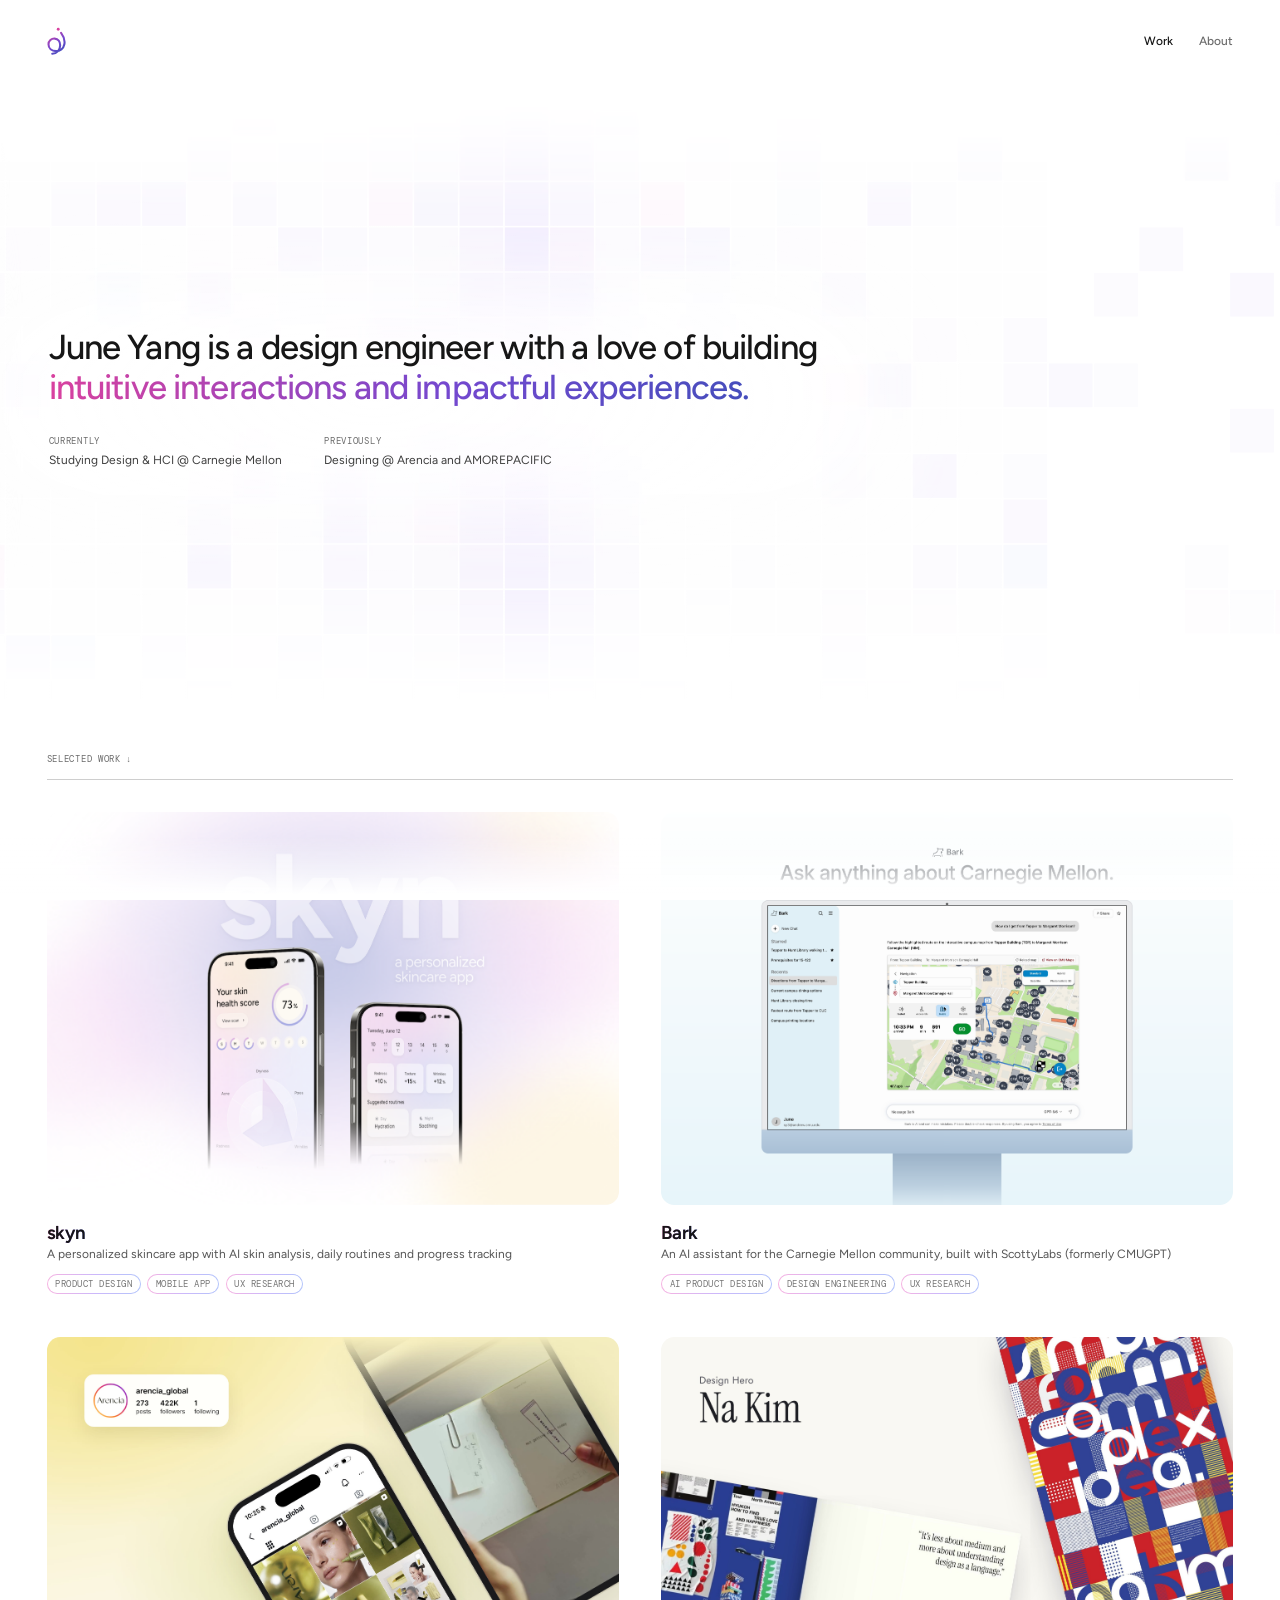
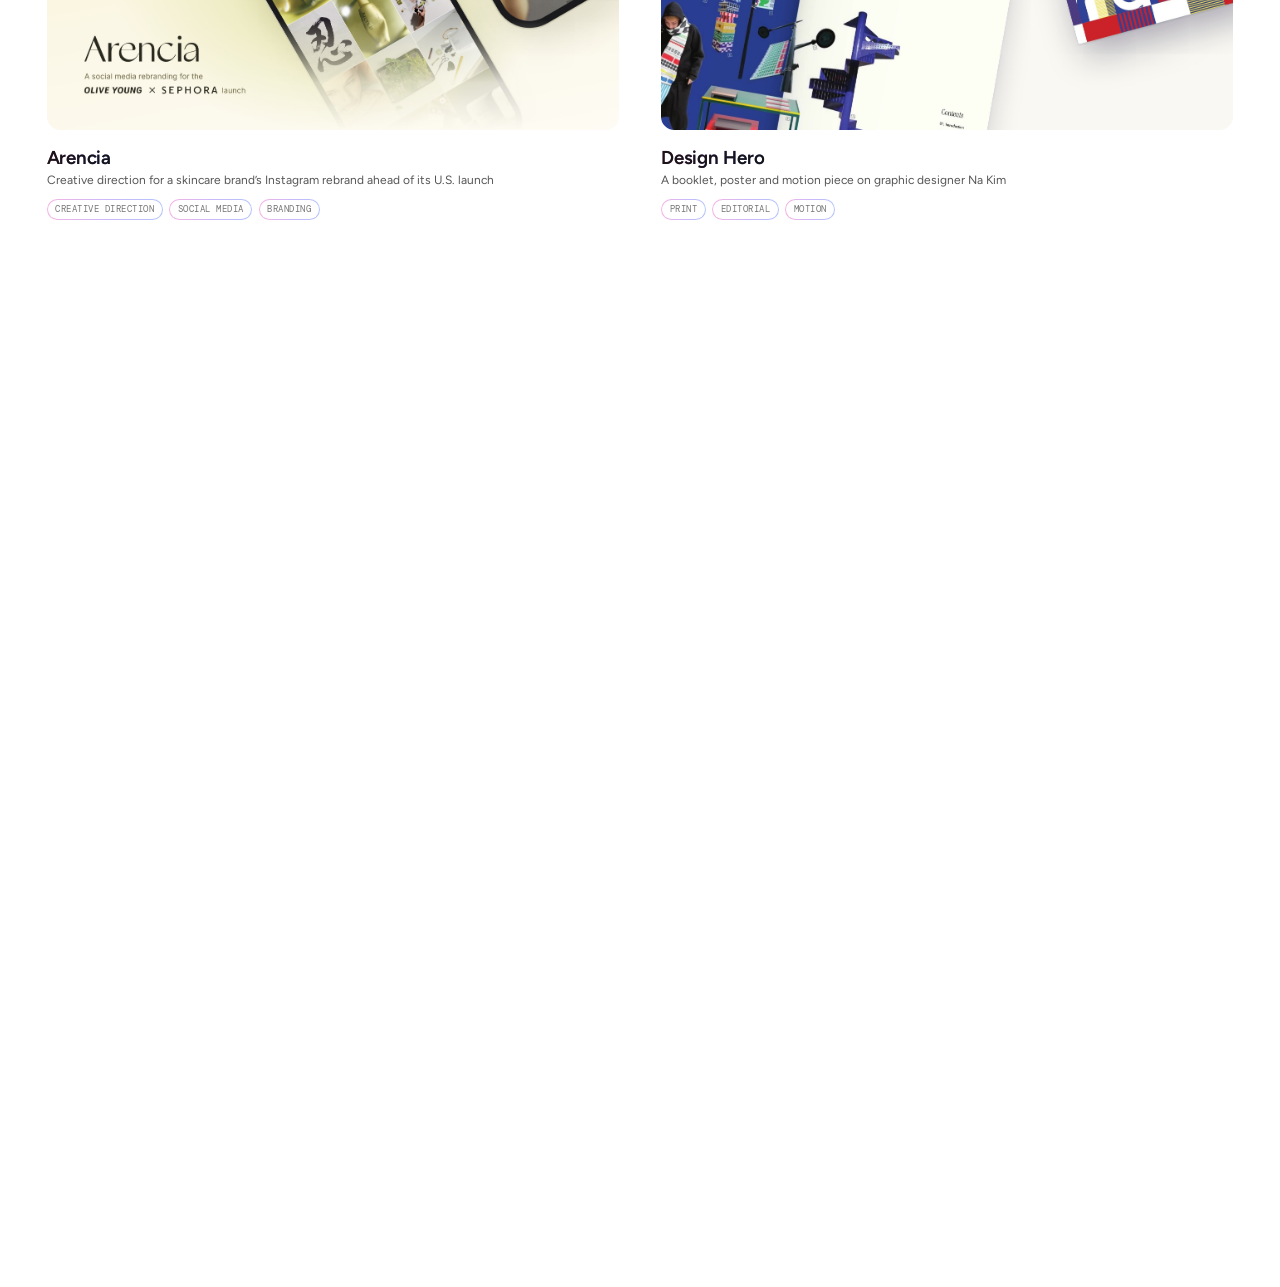
<file: index.html>
<!doctype html>
<html lang="en">
<head>
  <meta charset="utf-8">
  <meta name="robots" content="noindex, nofollow">
  <meta name="viewport" content="width=device-width, initial-scale=1">
  <title>June Yang</title>
  <link rel="icon" href="favicon.ico?v=6" sizes="any">
  <link rel="icon" type="image/svg+xml" href="favicon.svg?v=6">
  <link rel="icon" type="image/png" href="favicon-32.png?v=6">
  <link rel="apple-touch-icon" href="apple-touch-icon.png?v=5">
  <meta name="description" content="June Yang is a design engineer with a love of building intuitive interactions and impactful experiences. Currently studying Design &amp; HCI at Carnegie Mellon.">
  <link rel="preconnect" href="https://fonts.googleapis.com">
  <link rel="preconnect" href="https://fonts.gstatic.com" crossorigin>
  <link href="https://fonts.googleapis.com/css2?family=DM+Mono:wght@400;500&family=Figtree:wght@400;500;600&display=swap" rel="stylesheet">
  <link rel="stylesheet" href="ds.css?v=19">
  <link rel="stylesheet" href="home.css?v=ds32">
  <script>
    // Scale the 1920px design to the window width so it matches the Figma frame.
    (function () {
      function fit() {
        var w = window.innerWidth;
        document.documentElement.style.setProperty('--fit', w >= 1024 ? Math.min(w / 1920, 1) : 1);
      }
      fit();
      window.addEventListener('resize', fit);
    })();
  </script>
</head>
<body>
  <canvas class="hero-grid" data-mode="squares" data-palette="shift" aria-hidden="true"></canvas>
  <header class="site-header">
    <a class="site-logo" href="index.html"><img src="logo-j.svg?v=3" width="24" height="34" alt="June Yang (home)"></a>
    <nav class="site-nav" aria-label="Main">
      <a href="#work" aria-current="page">Work</a>
      <a href="about.html">About</a>
    </nav>
  </header>

  <main class="home">
    <section class="intro" aria-label="About June">
      <div class="intro__text">
      <h1 class="intro__title">June Yang is a design engineer with a love of building <span class="ds-gradient">intuitive interactions and impactful experiences.</span></h1>
      <dl class="intro__meta">
        <div><dt class="ds-label">Currently</dt><dd>Studying Design &amp; HCI @ Carnegie Mellon</dd></div>
        <div><dt class="ds-label">Previously</dt><dd>Designing @ Arencia and AMOREPACIFIC</dd></div>
      </dl>
      </div>
    </section>

    <div class="work-head"><h2 class="ds-label"><a href="#work">Selected work <span class="work-head__arrow" aria-hidden="true">↓</span></a></h2></div>
    <section id="work" class="work" aria-label="Selected work">
      <a class="project" href="skyn/">
        <div class="project__frame"><div class="project__media project__media--skyn">
          <img src="skyn/images/hero.png" width="857" height="589"
            alt="Two skyn app screens showing a skin health score and daily skin changes">
          <video class="project__hover" data-src="skyn/images/hover.mp4?v=14" muted playsinline loop preload="none" aria-hidden="true"></video>
        </div></div>
        <h2 class="project__title">skyn</h2>
        <p class="project__desc">A personalized skincare app with AI skin analysis, daily routines and progress tracking</p>
        <ul class="project__tags" aria-label="Tags"><li>Product Design</li><li>Mobile App</li><li>UX Research</li></ul>
      </a>

      <a class="project" href="bark/">
        <div class="project__frame"><div class="project__media project__media--cmugpt">
          <img src="bark/images/cover.png?v=15" width="1377" height="946"
            alt="Bark cover: 'Ask anything about Carnegie Mellon.' above an iMac showing a Bark answer with an interactive CMU Maps route">
          <video class="project__hover" data-src="bark/images/hover.mp4?v=7" muted playsinline loop preload="none" aria-hidden="true"></video>
        </div></div>
        <h2 class="project__title">Bark</h2>
        <p class="project__desc">An AI assistant for the Carnegie Mellon community, built with ScottyLabs (formerly CMUGPT)</p>
        <ul class="project__tags" aria-label="Tags"><li>AI Product Design</li><li>Design Engineering</li><li>UX Research</li></ul>
      </a>

      <a class="project" href="arencia/">
        <div class="project__frame"><div class="project__media project__media--arencia">
          <img src="arencia/images/cover.jpg?v=17" width="1377" height="946"
            alt="Arencia cover: two tilted phones showing the rebranded Instagram grid and the Booster Shot video, and the Arencia logo with 'A social media rebranding for the Olive Young x Sephora launch'">
          <video class="project__hover" data-src="arencia/images/hover.mp4?v=6" muted playsinline loop preload="none" aria-hidden="true"></video>
        </div></div>
        <h2 class="project__title">Arencia</h2>
        <p class="project__desc">Creative direction for a skincare brand’s Instagram rebrand ahead of its U.S. launch</p>
        <ul class="project__tags" aria-label="Tags"><li>Creative Direction</li><li>Social Media</li><li>Branding</li></ul>
      </a>

      <a class="project" href="design-hero/">
        <div class="project__frame"><div class="project__media project__media--hero">
          <img src="design-hero/images/cover.jpg?v=8" width="1377" height="946"
            alt="Na Kim cover: 'Design Hero' above the 'Na Kim' title on a cream background above the tilted booklet contents spread and the 'simple form, complex idea' poster">
          <video class="project__hover" data-src="design-hero/images/hover.mp4?v=4" muted playsinline loop preload="none" aria-hidden="true"></video>
        </div></div>
        <h2 class="project__title">Design Hero</h2>
        <p class="project__desc">A booklet, poster and motion piece on graphic designer Na Kim</p>
        <ul class="project__tags" aria-label="Tags"><li>Print</li><li>Editorial</li><li>Motion</li></ul>
      </a>
    </section>
  </main>
  <script>
    // On hover, a project's cover comes alive: its screens play the app's demos. Only where hovering
    // exists and motion is welcome; everywhere else the still cover stays.
    (function () {
      if (!window.matchMedia('(hover: hover) and (pointer: fine)').matches) return;
      if (window.matchMedia('(prefers-reduced-motion: reduce)').matches) return;
      Array.prototype.forEach.call(document.querySelectorAll('.project__hover'), function (v) {
        var card = v.closest('.project');
        v.src = v.getAttribute('data-src');
        v.preload = 'auto';
        function start() {
          v.currentTime = 0;
          var p = v.play(); if (p && p.catch) p.catch(function () {});
        }
        v.addEventListener('playing', function () { card.classList.add('is-playing'); });
        function stop() { card.classList.remove('is-playing'); v.pause(); }
        card.addEventListener('mouseenter', start);
        card.addEventListener('mouseleave', stop);
        card.addEventListener('focus', start);
        card.addEventListener('blur', stop);
      });
    })();
  </script>
  <script src="scroll-fade.js?v=1"></script>
  <script src="hero-grid.js?v=47"></script>
</body>
</html>
</file>
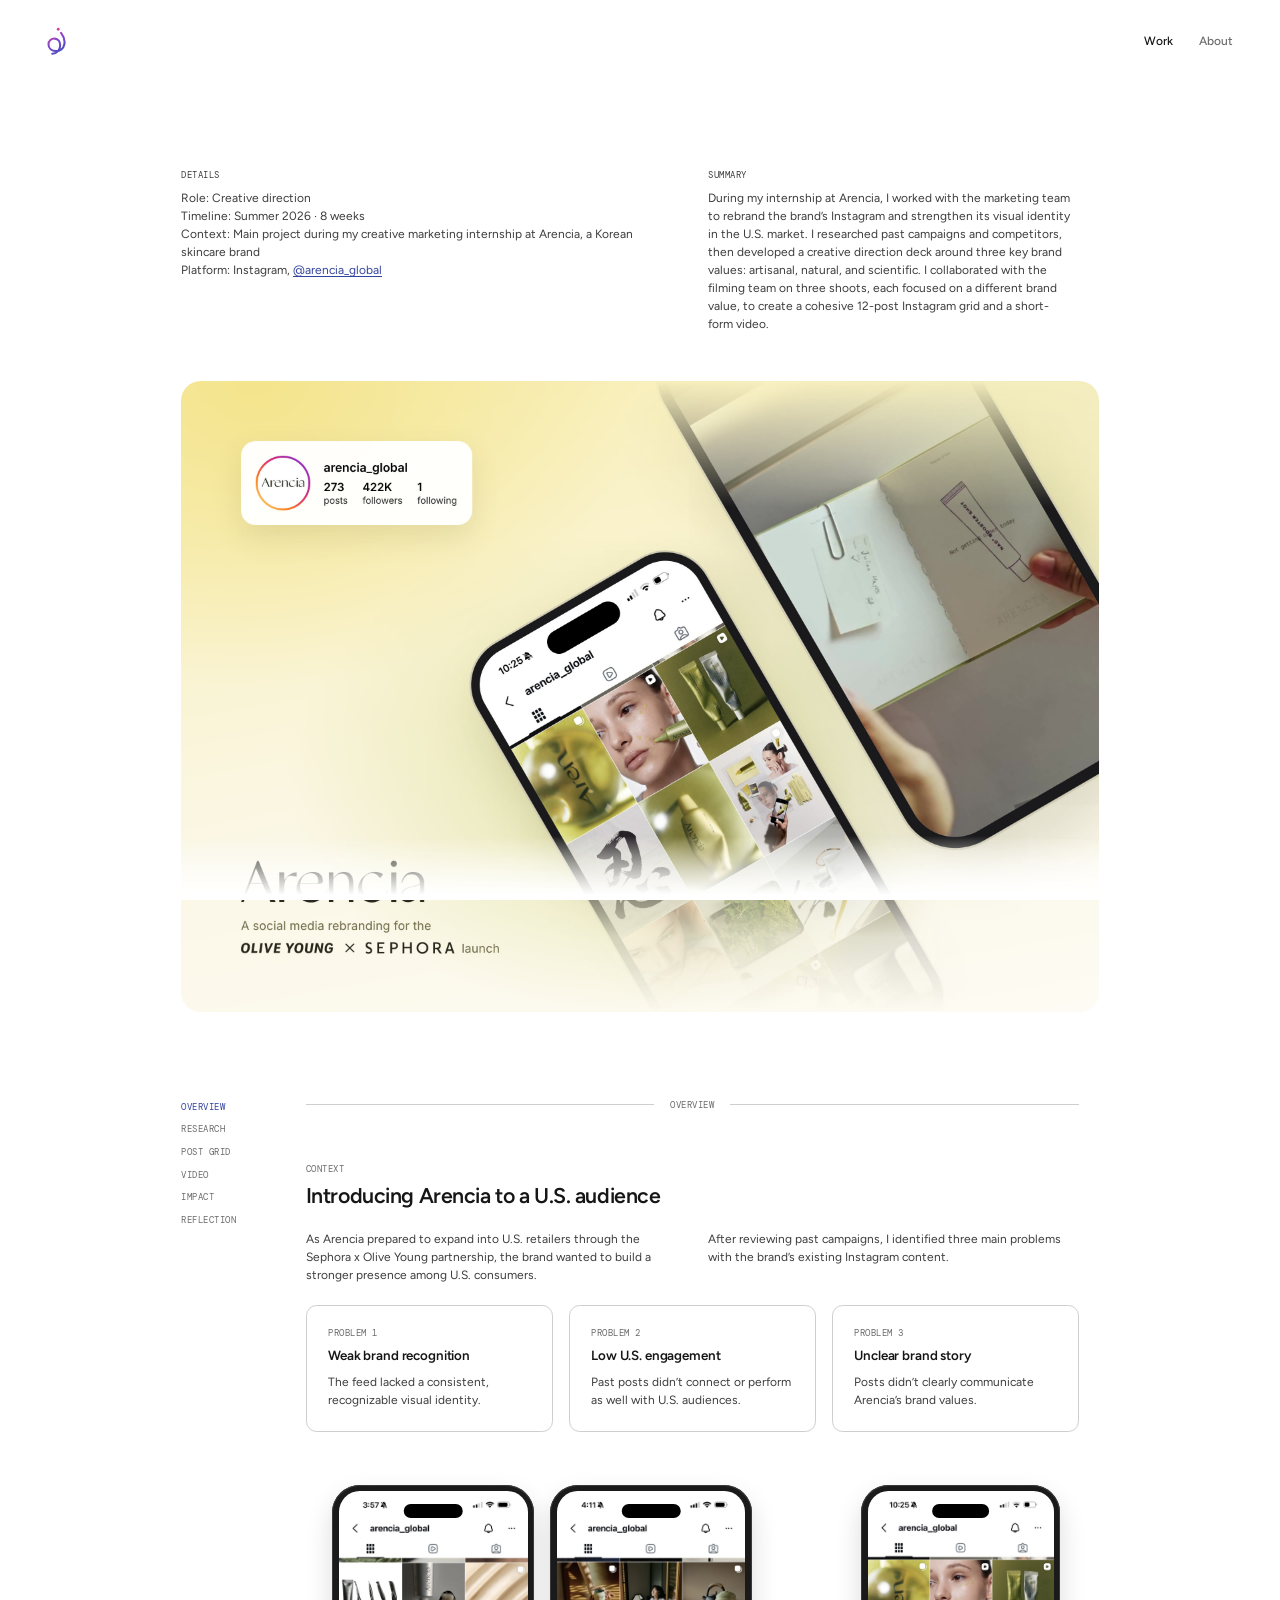
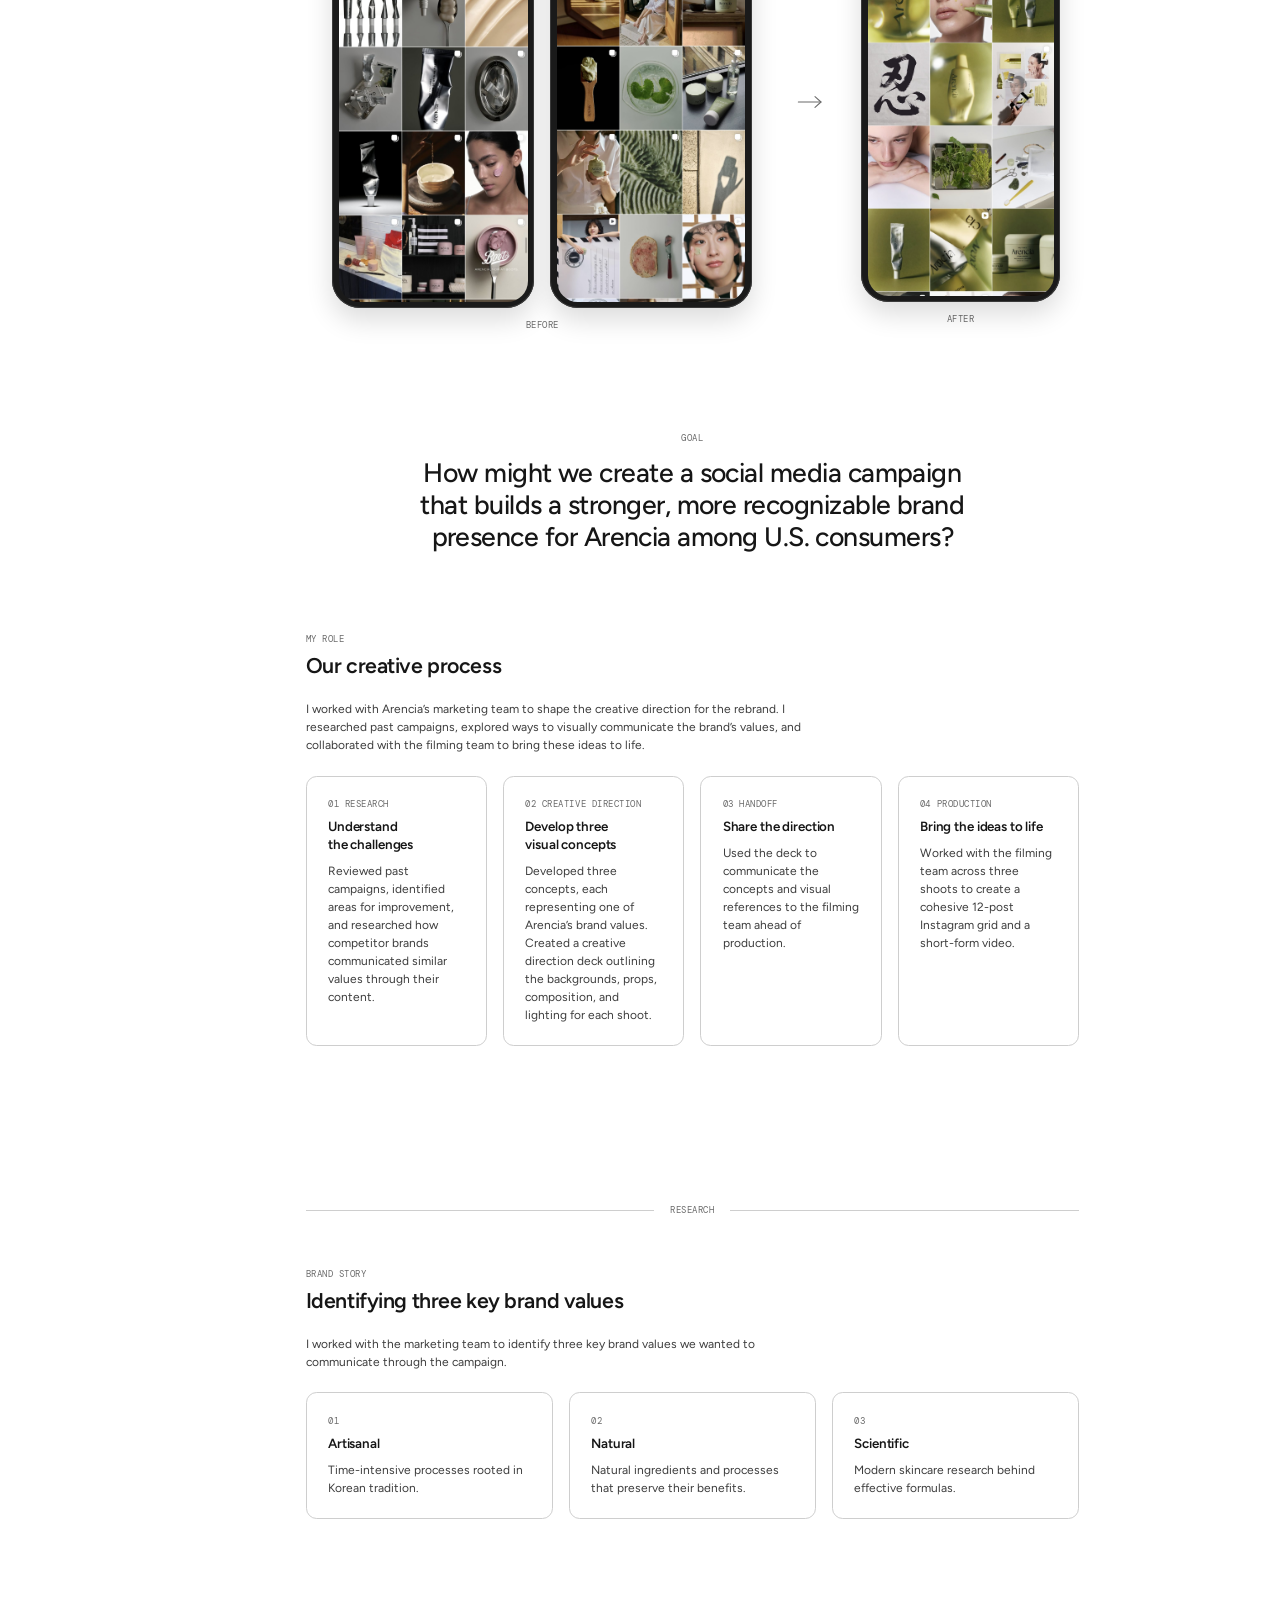
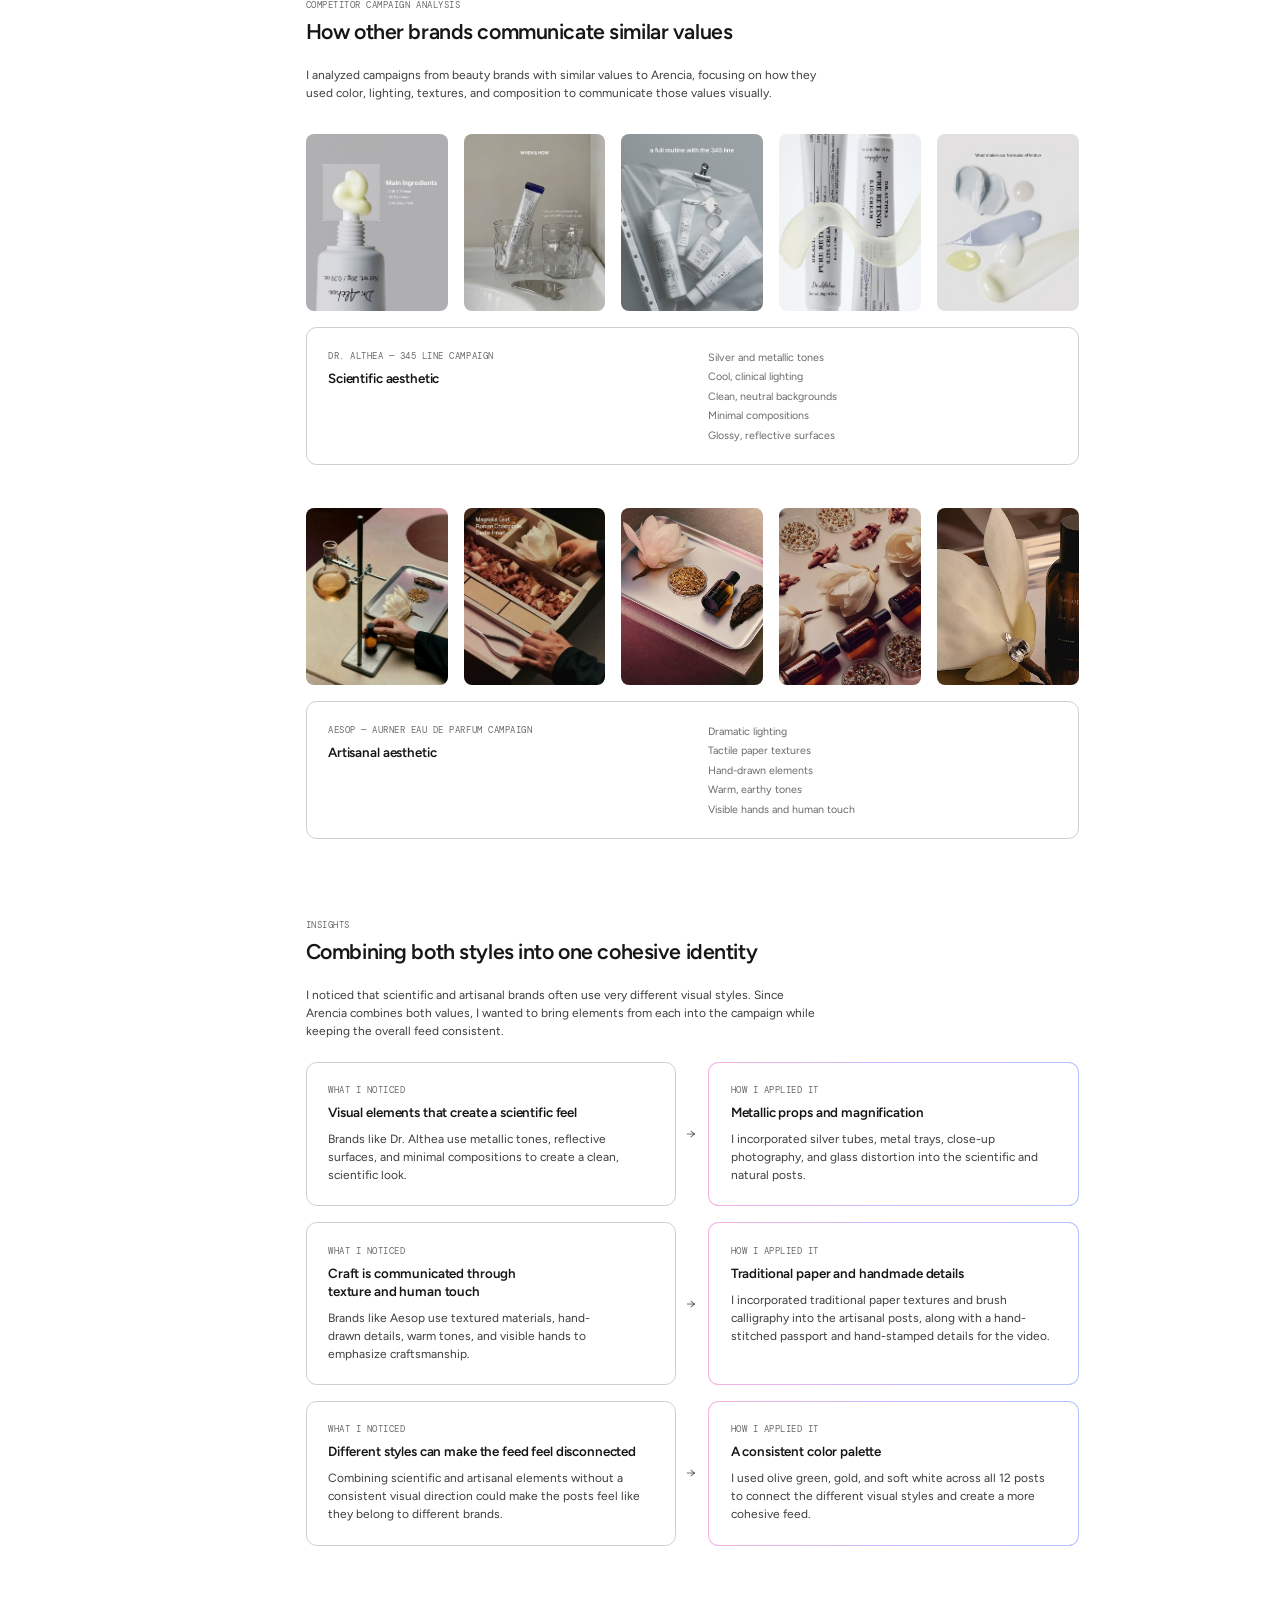
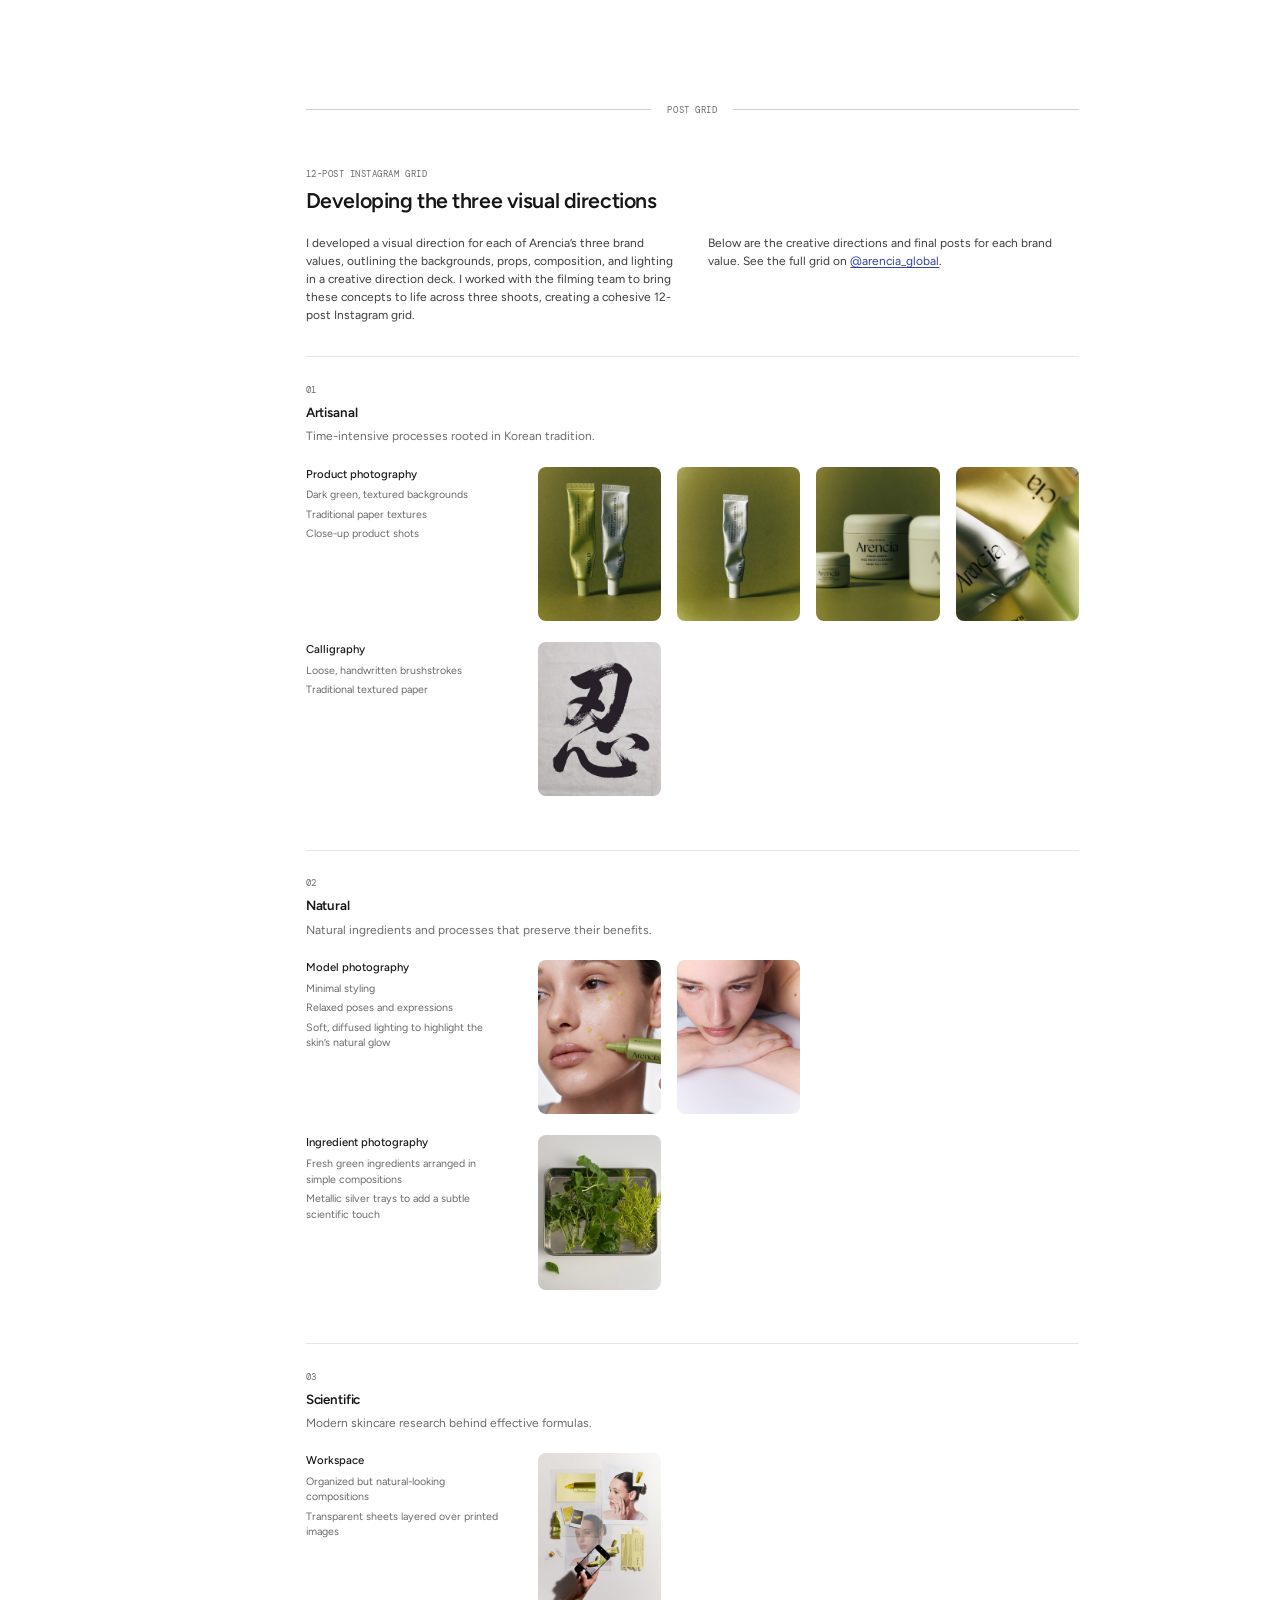
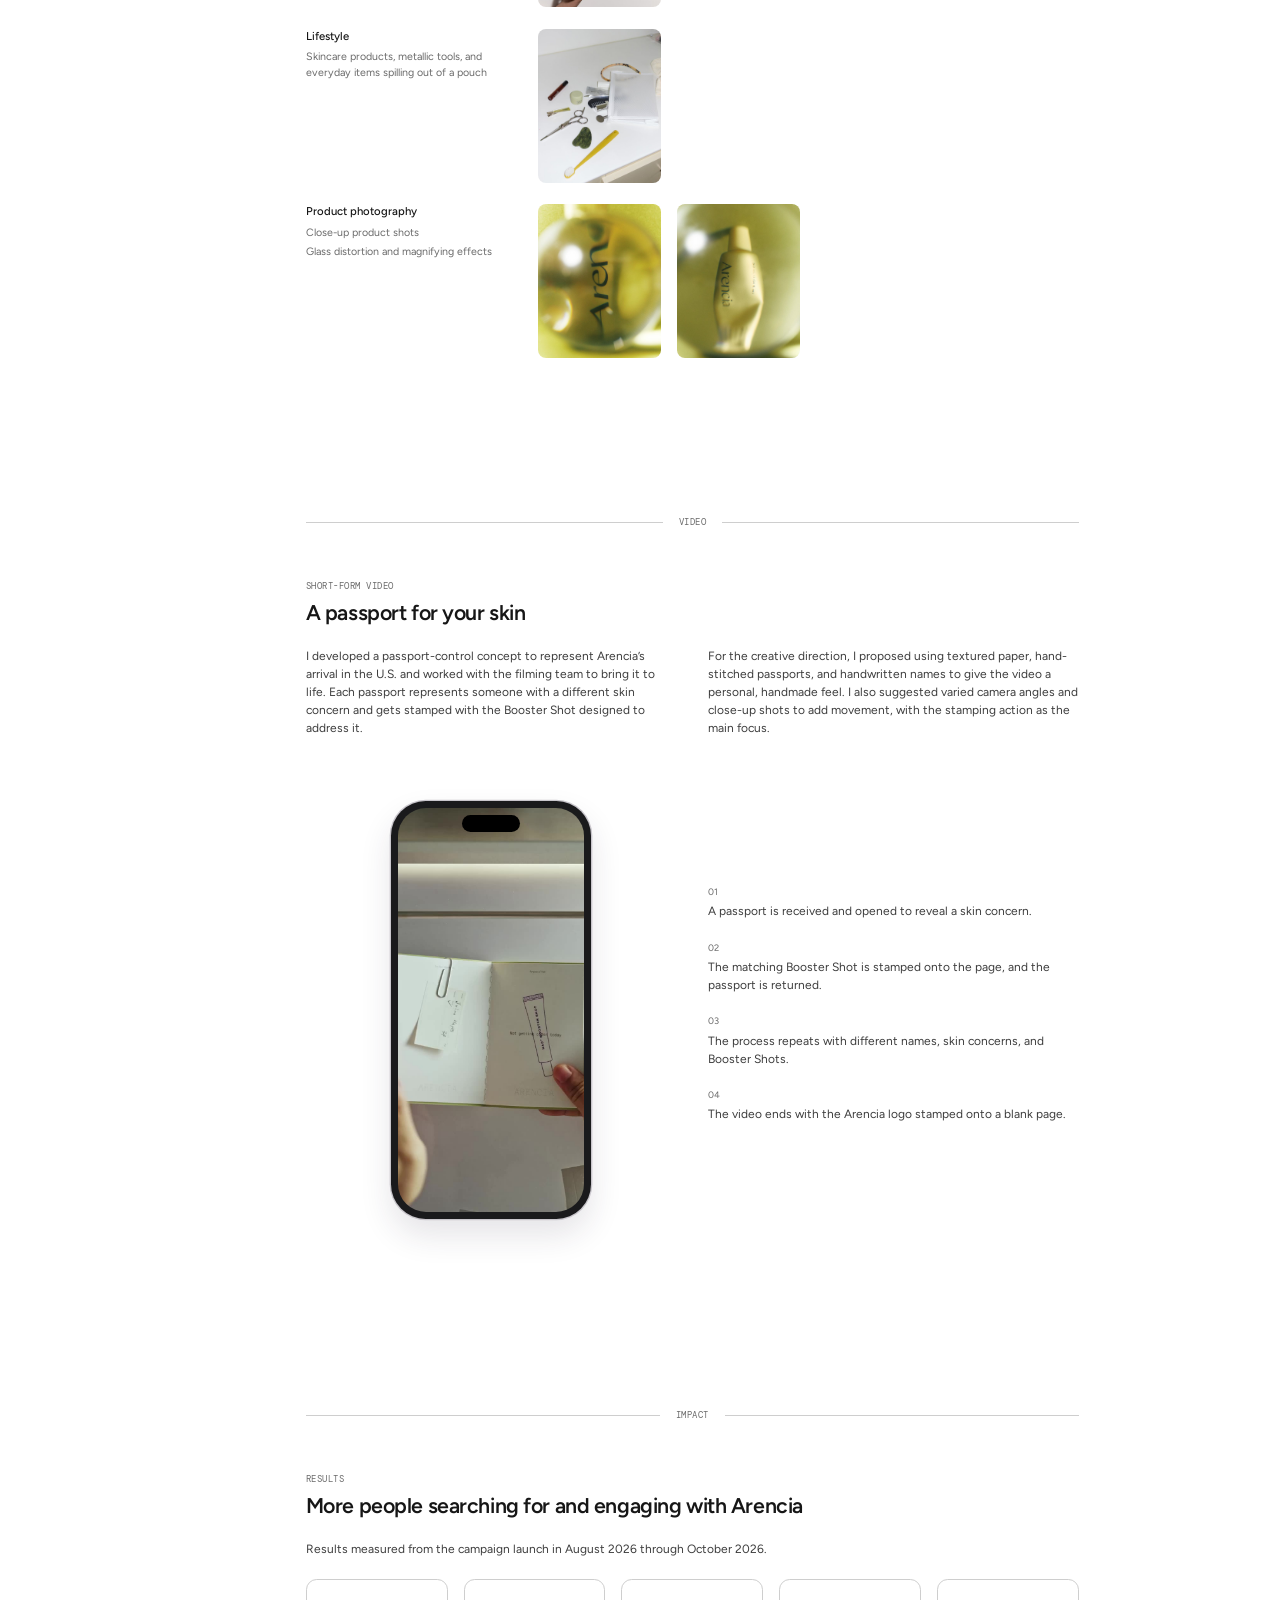
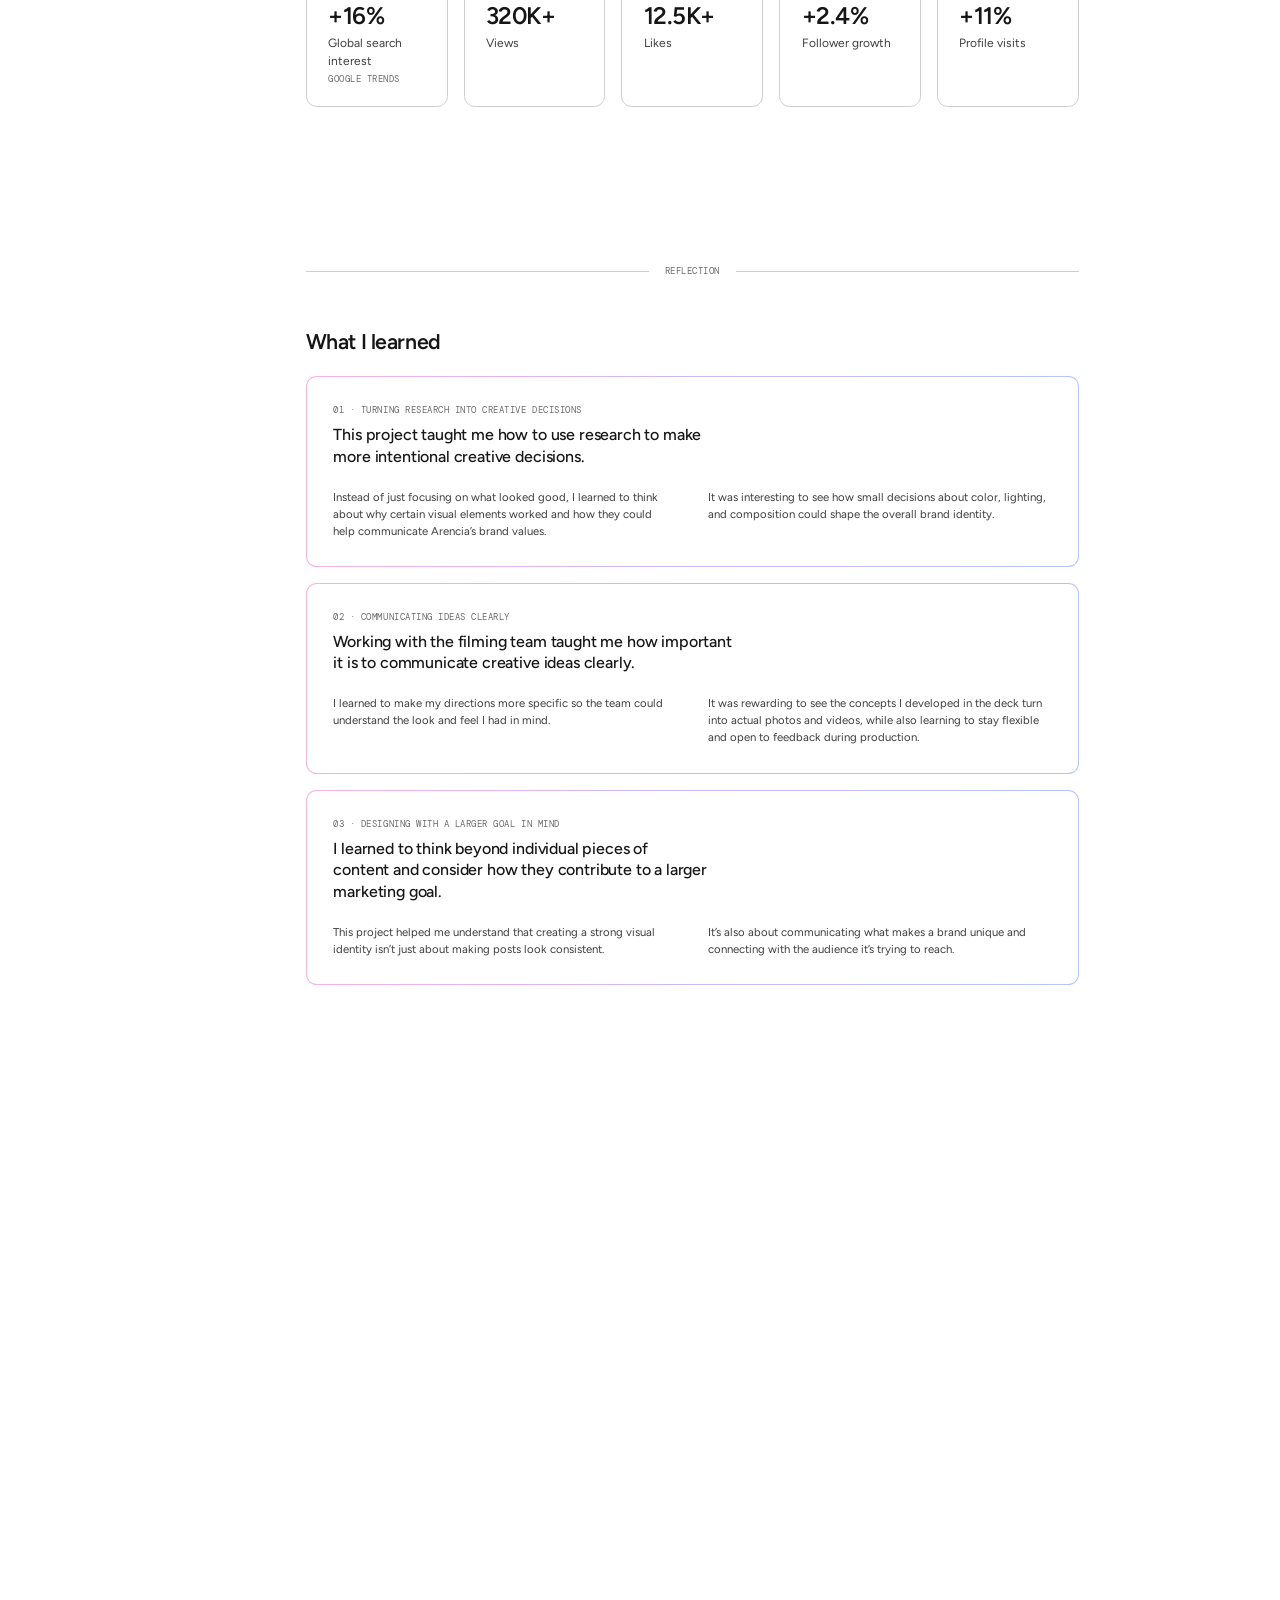
<file: arencia-site/index.html>
<!doctype html>
<html lang="en"><head><meta charset="utf-8">
<meta name="robots" content="noindex, nofollow">
<title>Moved</title>
<link rel="canonical" href="/arencia/">
<meta http-equiv="refresh" content="0; url=/arencia/">
<script>location.replace('/arencia/'+location.hash)</script>
</head><body><a href="/arencia/">This page has moved.</a></body></html>
</file>
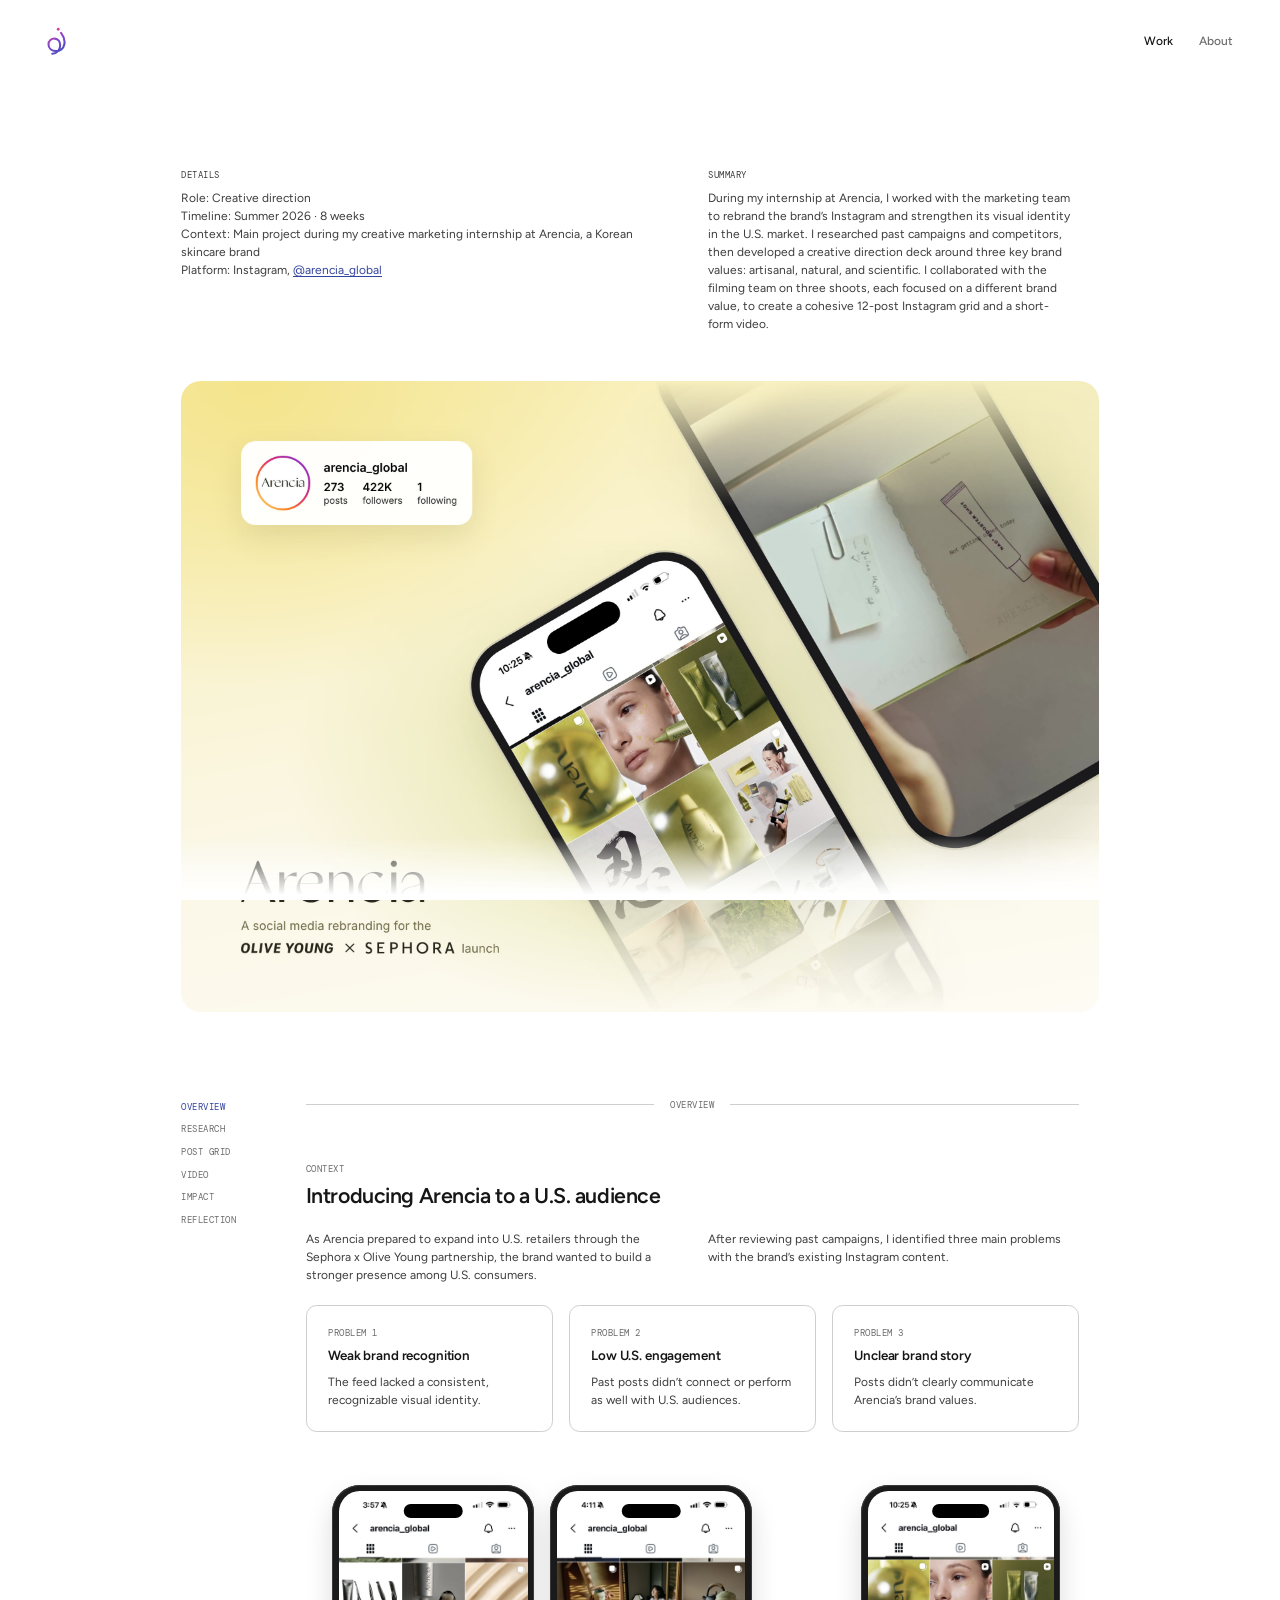
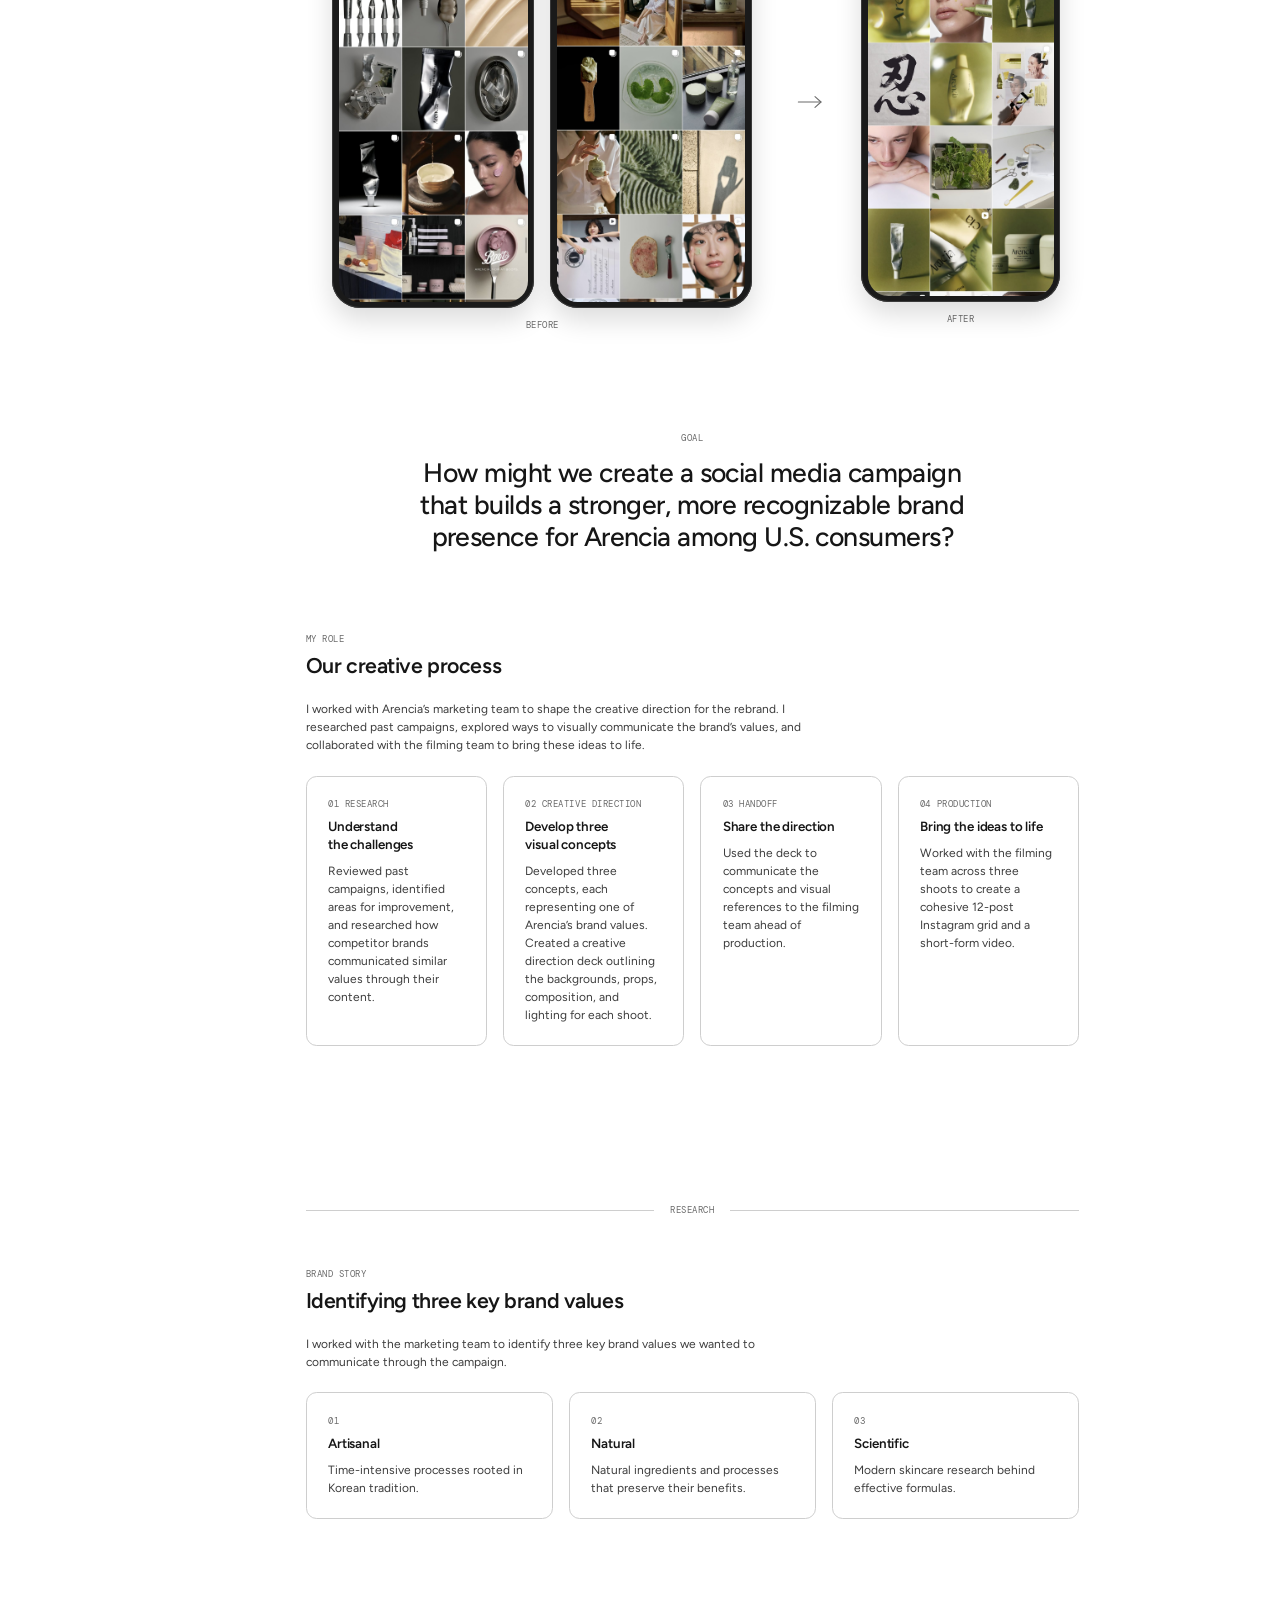
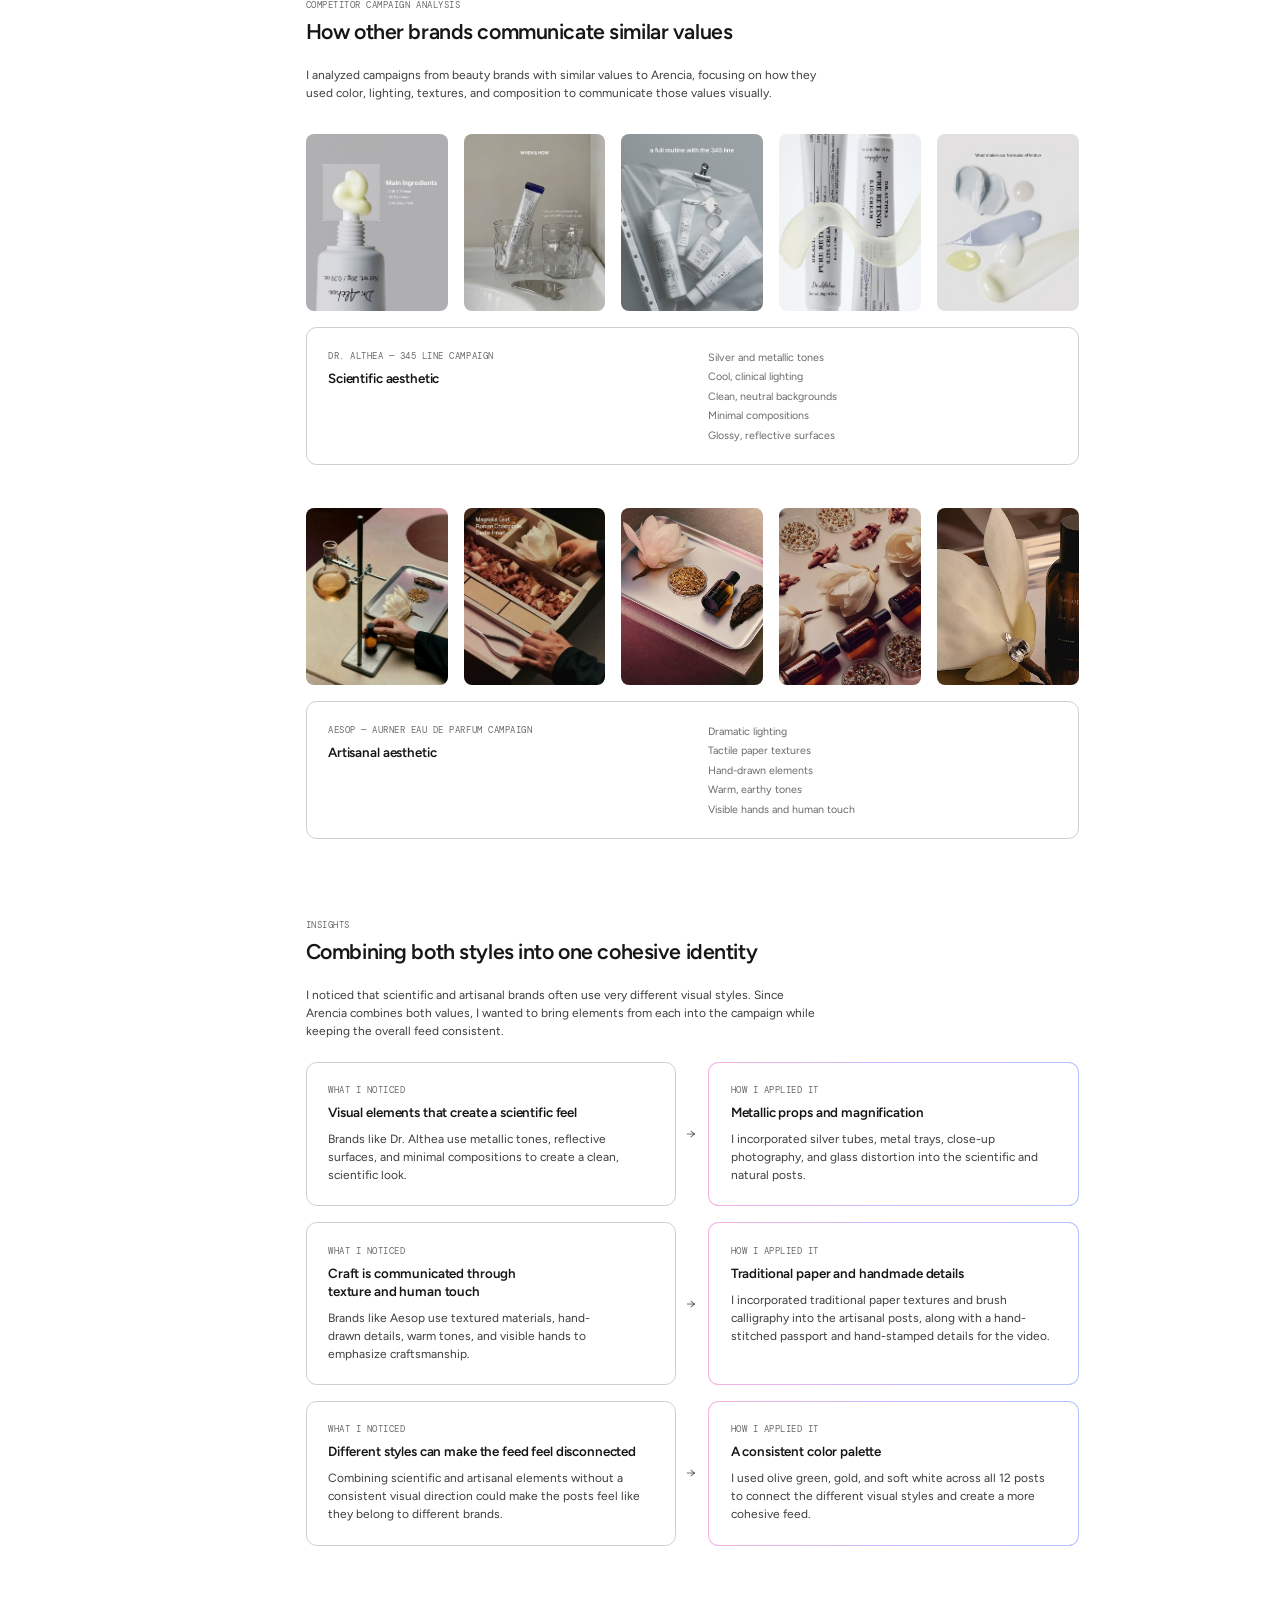
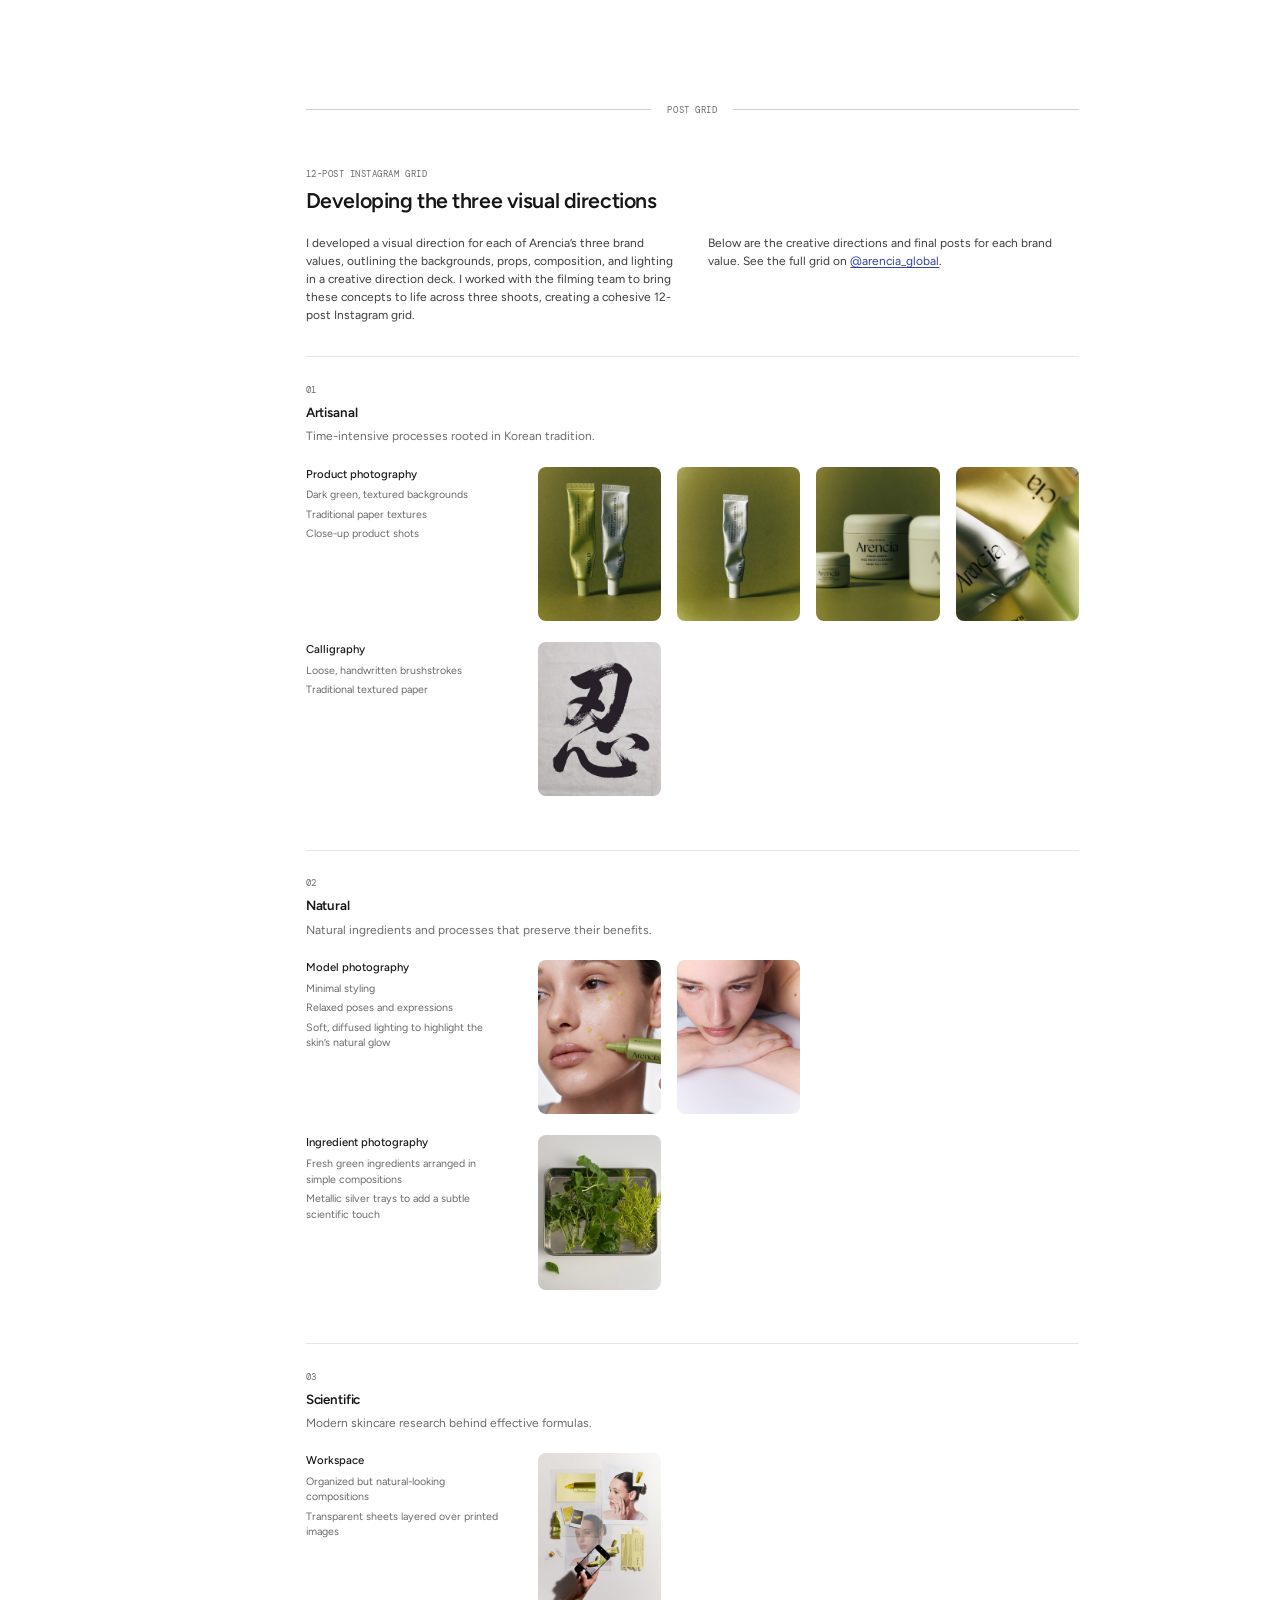
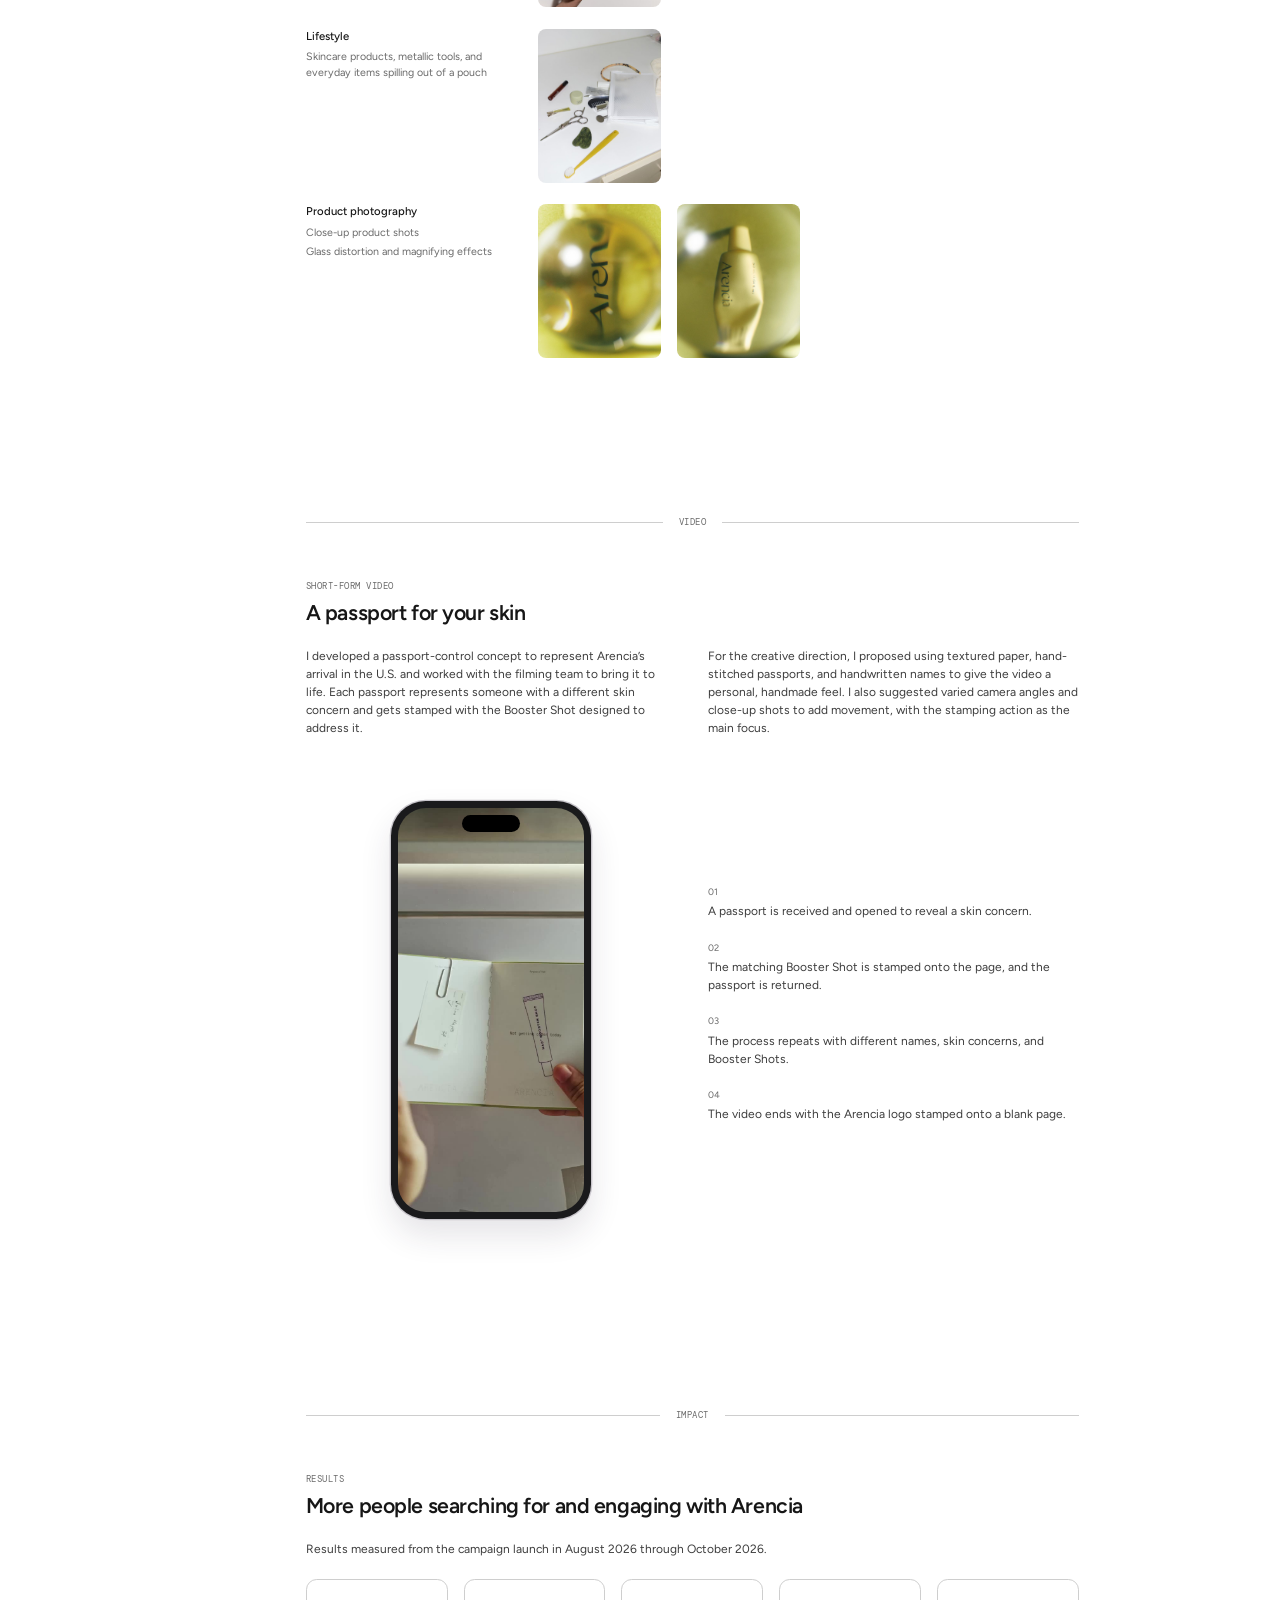
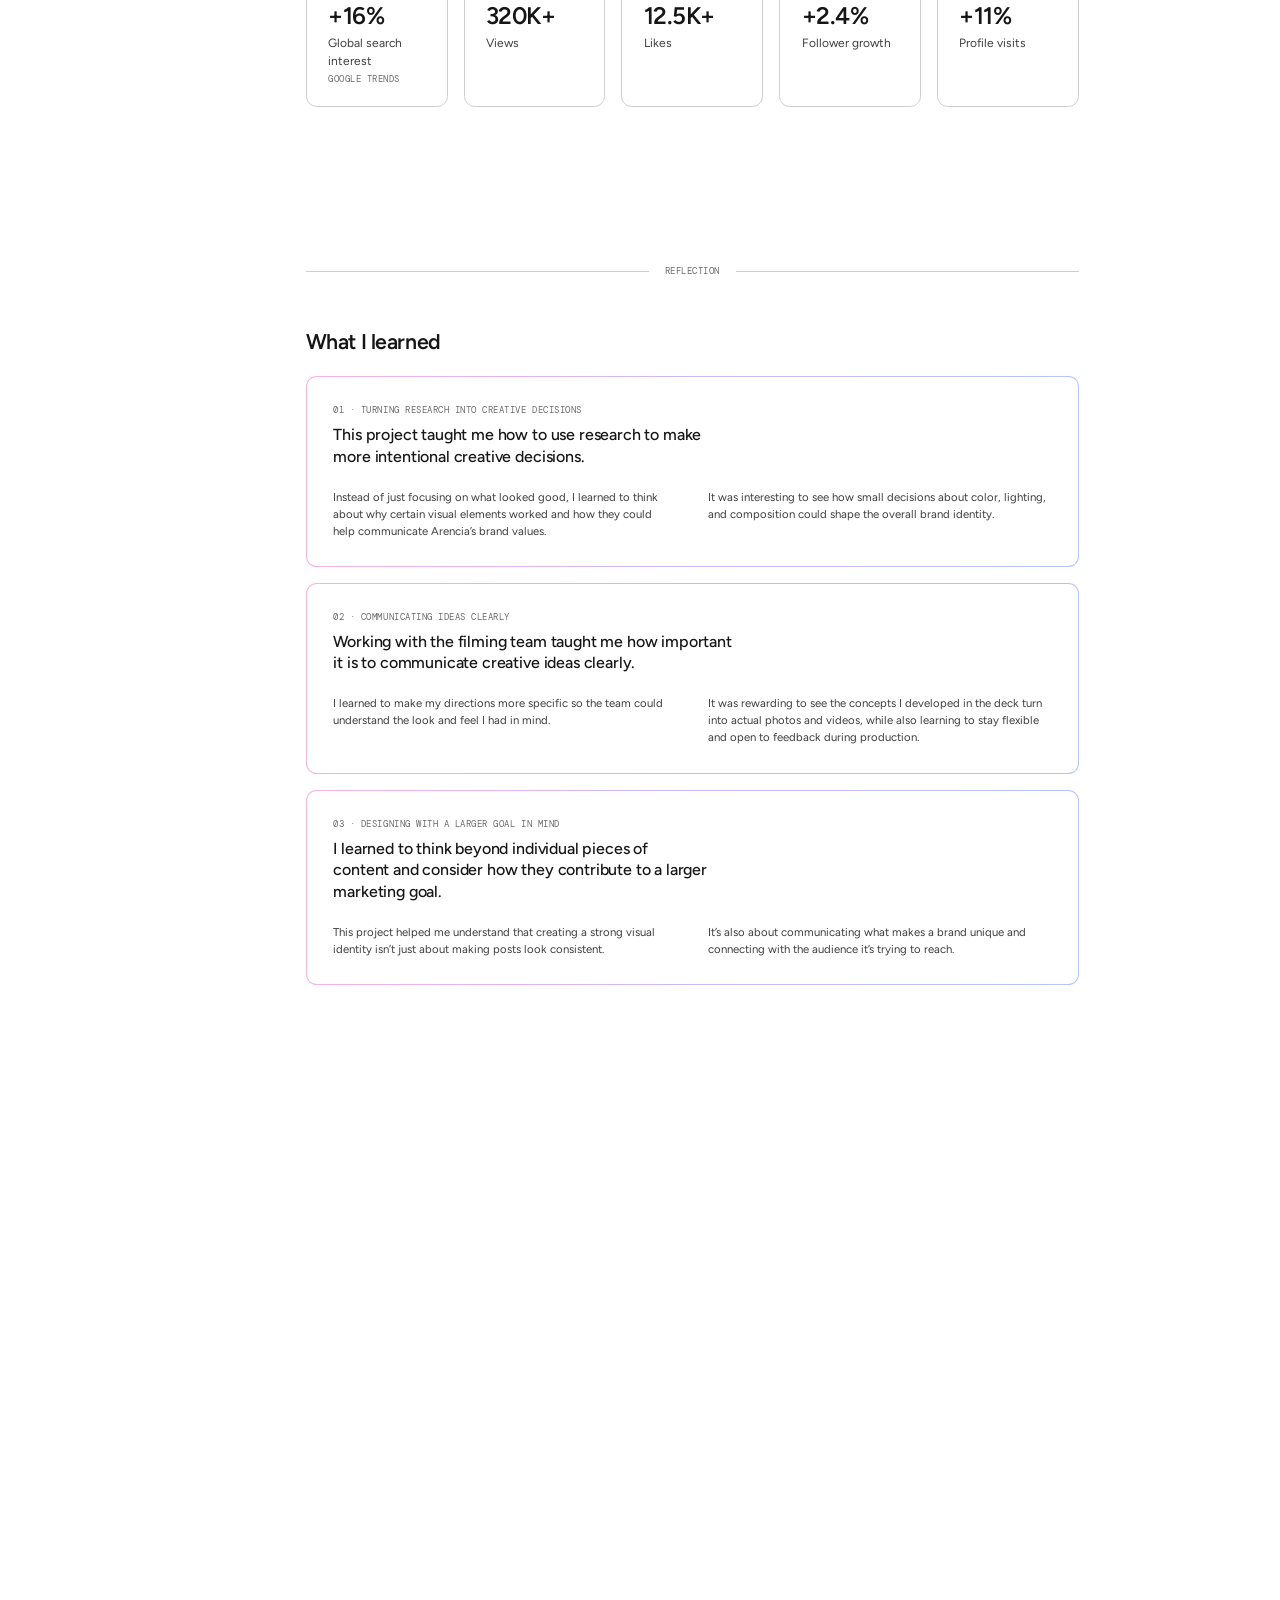
<file: arencia/index.html>
<!doctype html>
<html lang="en">
<head>
  <meta charset="utf-8">
  <meta name="robots" content="noindex, nofollow">
  <meta name="viewport" content="width=device-width, initial-scale=1">
  <title>Arencia — June Yang</title>
  <link rel="icon" href="../favicon.ico?v=6" sizes="any">
  <link rel="icon" type="image/svg+xml" href="../favicon.svg?v=6">
  <link rel="icon" type="image/png" href="../favicon-32.png?v=6">
  <link rel="apple-touch-icon" href="../apple-touch-icon.png?v=5">
  <meta name="description" content="Creative direction for Arencia’s Instagram rebrand ahead of its U.S. launch with Sephora x Olive Young: a 12-post grid and a short-form video.">
  <link rel="preconnect" href="https://fonts.googleapis.com">
  <link rel="preconnect" href="https://fonts.gstatic.com" crossorigin>
  <link href="https://fonts.googleapis.com/css2?family=DM+Mono:wght@400;500&family=Figtree:wght@400;500;600&display=swap" rel="stylesheet">
  <link rel="stylesheet" href="../ds.css?v=19">
  <link rel="stylesheet" href="styles.css?v=17n">
  <link rel="stylesheet" href="../case-ds.css?v=29">
  <script>
    // Scale the 1920px design to the window width, same as the other case studies.
    (function () {
      function fit() {
        var w = window.innerWidth;
        document.documentElement.style.setProperty('--fit', w >= 1024 ? Math.min(w / 1920, 1) : 1);
      }
      fit();
      window.addEventListener('resize', fit);
    })();
  </script>
</head>
<body>
  <header class="site-header">
    <a class="site-logo" href="../index.html"><img src="../logo-j.svg?v=3" width="24" height="34" alt="June Yang (home)"></a>
    <nav class="site-nav" aria-label="Main">
      <a href="../index.html" aria-current="true">Work</a>
      <a href="../about.html">About</a>
    </nav>
  </header>

  <main class="page">
    <section class="overview" aria-label="Project overview">
      <div class="overview__details">
        <p class="overview__label">Details</p>
        <p>Role: Creative direction<br>
          Timeline: Summer 2026 · 8 weeks<br>
          Context: Main project during my creative marketing internship at Arencia, a Korean skincare brand<br>
          Platform: Instagram, <a class="link" href="https://www.instagram.com/arencia_global/" target="_blank" rel="noopener">@arencia_global</a></p>
      </div>
      <div class="overview__summary">
        <p class="overview__label">Summary</p>
        <p>During my internship at Arencia, I worked with the marketing team to rebrand the brand’s Instagram and strengthen its visual identity in the U.S. market. I researched past campaigns and competitors, then developed a creative direction deck around three key brand values: artisanal, natural, and scientific. I collaborated with the filming team on three shoots, each focused on a different brand value, to create a cohesive 12-post Instagram grid and a short-form video.</p>
      </div>
    </section>

    <img class="hero" src="images/cover.jpg?v=17" width="1377" height="946"
      alt="Arencia cover: two tilted phones showing the rebranded Instagram grid and the Booster Shot video, and the Arencia logo with 'A social media rebranding for the Olive Young x Sephora launch'">

    <div class="layout">
      <nav class="sidebar" aria-label="Project sections">
        <a href="#overview" class="is-active">Overview</a>
        <a href="#research">Research</a>
        <a href="#grid">Post grid</a>
        <a href="#video">Video</a>
        <a href="#impact">Impact</a>
        <a href="#reflection">Reflection</a>
      </nav>

      <div class="content">
        <section id="overview" class="section">
          <p class="divider" role="heading" aria-level="2"><span>Overview</span></p>
          <div class="subsection">
            <div class="intro intro--flush">
              <p class="label">Context</p>
              <h2 class="heading">Introducing Arencia to a U.S. audience</h2>
            </div>
            <div class="row">
              <p class="body">As Arencia prepared to expand into U.S. retailers through the Sephora x Olive Young partnership, the brand wanted to build a stronger presence among U.S. consumers.</p>
              <p class="body">After reviewing past campaigns, I identified three main problems with the brand’s existing Instagram content.</p>
            </div>
            <div class="cards cards--3">
              <article class="card">
                <p class="number">Problem 1</p>
                <h3 class="subheading">Weak brand recognition</h3>
                <p class="body">The feed lacked a consistent, recognizable visual identity.</p>
              </article>
              <article class="card">
                <p class="number">Problem 2</p>
                <h3 class="subheading">Low U.S. engagement</h3>
                <p class="body">Past posts didn’t connect or perform as well with U.S. audiences.</p>
              </article>
              <article class="card">
                <p class="number">Problem 3</p>
                <h3 class="subheading">Unclear brand story</h3>
                <p class="body">Posts didn’t clearly communicate Arencia’s brand values.</p>
              </article>
            </div>
            <div class="feeds">
              <figure class="feeds__before">
                <figcaption class="number">Before</figcaption>
                <div class="feeds__pair">
                  <div class="phone"><img src="images/feed-before-1.jpg?v=2" width="900" height="1955" loading="lazy" alt="Earlier posts in silver and black: crumpled metal tubes, a spoon of cream, a pink cream at Boots and a Sephora shelf"></div>
                  <div class="phone"><img src="images/feed-before-2.jpg?v=4" width="900" height="1955" loading="lazy" alt="Earlier posts in warm wood and green: a hanok interior, a teapot, a wooden spatula of cleanser, a shadow of a hand and a Sephora letter"></div>
                </div>
              </figure>
              <div class="feeds__arrow" aria-hidden="true"><svg width="40" height="24" viewBox="0 0 40 24" fill="none" stroke="currentColor" stroke-width="1.6" stroke-linecap="round" stroke-linejoin="round"><path d="M2 12h34"/><path d="M27 4l9 8-9 8"/></svg></div>
              <figure class="feeds__after">
                <figcaption class="number">After</figcaption>
                <div class="phone"><img src="images/feed-after-grid.jpg?v=2" width="900" height="1955" loading="lazy" alt="The rebranded grid in olive green, gold and soft white: a bottle under glass, models, calligraphy, greens on a silver tray and Booster Shot tubes"></div>
              </figure>
            </div>
          </div>

          <div class="subsection">
            <div class="intro intro--flush intro--center">
              <p class="label">Goal</p>
              <p class="display balance">How might we create a social media campaign that builds a stronger, more recognizable brand presence for Arencia among U.S. consumers?</p>
            </div>
          </div>

          <div class="subsection">
            <div class="intro intro--flush">
              <p class="label">My role</p>
              <h2 class="heading">Our creative process</h2>
            </div>
            <p class="body lede">I worked with Arencia’s marketing team to shape the creative direction for the rebrand. I researched past campaigns, explored ways to visually communicate the brand’s values, and collaborated with the filming team to bring these ideas to life.</p>
            <div class="cards cards--4">
              <article class="card">
                <p class="number">01 Research</p>
                <h3 class="subheading">Understand the challenges</h3>
                <p class="body">Reviewed past campaigns, identified areas for improvement, and researched how competitor brands communicated similar values through their content.</p>
              </article>
              <article class="card">
                <p class="number">02 Creative direction</p>
                <h3 class="subheading">Develop three visual concepts</h3>
                <p class="body">Developed three concepts, each representing one of Arencia’s brand values. Created a creative direction deck outlining the backgrounds, props, composition, and lighting for each shoot.</p>
              </article>
              <article class="card">
                <p class="number">03 Handoff</p>
                <h3 class="subheading">Share the direction</h3>
                <p class="body">Used the deck to communicate the concepts and visual references to the filming team ahead of production.</p>
              </article>
              <article class="card">
                <p class="number">04 Production</p>
                <h3 class="subheading">Bring the ideas to life</h3>
                <p class="body">Worked with the filming team across three shoots to create a cohesive 12-post Instagram grid and a short-form video.</p>
              </article>
            </div>
          </div>
        </section>

        <section id="research" class="section">
          <p class="divider" role="heading" aria-level="2"><span>Research</span></p>
          <div class="subsection">
            <div class="intro intro--flush">
              <p class="label">Brand story</p>
              <h2 class="heading">Identifying three key brand values</h2>
            </div>
            <p class="body lede">I worked with the marketing team to identify three key brand values we wanted to communicate through the campaign.</p>
            <div class="cards cards--3">
              <article class="card">
                <p class="number">01</p>
                <h3 class="subheading">Artisanal</h3>
                <p class="body">Time-intensive processes rooted in Korean tradition.</p>
              </article>
              <article class="card">
                <p class="number">02</p>
                <h3 class="subheading">Natural</h3>
                <p class="body">Natural ingredients and processes that preserve their benefits.</p>
              </article>
              <article class="card">
                <p class="number">03</p>
                <h3 class="subheading">Scientific</h3>
                <p class="body">Modern skincare research behind effective formulas.</p>
              </article>
            </div>
          </div>

          <div class="subsection">
            <div class="intro intro--flush">
              <p class="label">Competitor campaign analysis</p>
              <h2 class="heading">How other brands communicate similar values</h2>
            </div>
            <p class="body lede">I analyzed campaigns from beauty brands with similar values to Arencia, focusing on how they used color, lighting, textures, and composition to communicate those values visually.</p>
            <div class="competitors">
              <article class="competitor">
                <div class="competitor__photos">
                  <img src="images/competitors/althea-1.jpg?v=1" width="597" height="746" loading="lazy" alt="A drop of cream squeezed from a silver tube on grey">
                  <img src="images/competitors/althea-2.jpg?v=1" width="597" height="746" loading="lazy" alt="A Dr. Althea tube and glass cups beside a white sink">
                  <img src="images/competitors/althea-3.jpg?v=1" width="597" height="746" loading="lazy" alt="Dr. Althea 345 products and keys in a clear plastic sleeve">
                  <img src="images/competitors/althea-4.jpg?v=1" width="597" height="746" loading="lazy" alt="A Dr. Althea Pure Retinol cream tube on white">
                  <img src="images/competitors/althea-5.jpg?v=1" width="597" height="746" loading="lazy" alt="Swatches of cream and gel smeared on a grey surface">
                </div>
                <div class="card competitor__card">
                  <div class="competitor__name">
                    <p class="number">Dr. Althea — 345 Line campaign</p>
                    <h3 class="subheading">Scientific aesthetic</h3>
                  </div>
                  <ul class="list">
                    <li>Silver and metallic tones</li>
                    <li>Cool, clinical lighting</li>
                    <li>Clean, neutral backgrounds</li>
                    <li>Minimal compositions</li>
                    <li>Glossy, reflective surfaces</li>
                  </ul>
                </div>
              </article>
              <article class="competitor">
                <div class="competitor__photos">
                  <img src="images/competitors/aesop-1.jpg?v=1" width="597" height="747" loading="lazy" alt="A glass flask on a lab stand beside a metal tray with a magnolia, as a hand sets down an amber bottle">
                  <img src="images/competitors/aesop-2.jpg?v=1" width="597" height="747" loading="lazy" alt="Hands sorting dried petals in a wooden drawer beside a white magnolia">
                  <img src="images/competitors/aesop-3.jpg?v=1" width="543" height="679" loading="lazy" alt="A magnolia, dried ingredients and an amber bottle on a metal tray">
                  <img src="images/competitors/aesop-4.jpg?v=1" width="477" height="597" loading="lazy" alt="Amber bottles among magnolias and dishes of dried ingredients">
                  <img src="images/competitors/aesop-5.jpg?v=1" width="267" height="334" loading="lazy" alt="A white magnolia beside an amber Aesop bottle in warm light">
                </div>
                <div class="card competitor__card">
                  <div class="competitor__name">
                    <p class="number">Aesop — Aurner Eau de Parfum campaign</p>
                    <h3 class="subheading">Artisanal aesthetic</h3>
                  </div>
                  <ul class="list">
                    <li>Dramatic lighting</li>
                    <li>Tactile paper textures</li>
                    <li>Hand-drawn elements</li>
                    <li>Warm, earthy tones</li>
                    <li>Visible hands and human touch</li>
                  </ul>
                </div>
              </article>
            </div>
          </div>
          <div class="subsection">
            <div class="intro intro--flush">
              <p class="label">Insights</p>
              <h2 class="heading">Combining both styles into one cohesive identity</h2>
            </div>
            <p class="body lede">I noticed that scientific and artisanal brands often use very different visual styles. Since Arencia combines both values, I wanted to bring elements from each into the campaign while keeping the overall feed consistent.</p>
            <div class="pairs">
              <div class="cards pair">
                <article class="card">
                  <p class="number">What I noticed</p>
                  <h3 class="subheading">Visual elements that create a scientific feel</h3>
                  <p class="body">Brands like Dr. Althea use metallic tones, reflective surfaces, and minimal compositions to create a clean, scientific look.</p>
                </article>
                <article class="card">
                  <p class="number">How I applied it</p>
                  <h3 class="subheading">Metallic props and magnification</h3>
                  <p class="body">I incorporated silver tubes, metal trays, close-up photography, and glass distortion into the scientific and natural posts.</p>
                </article>
              </div>
              <div class="cards pair">
                <article class="card">
                  <p class="number">What I noticed</p>
                  <h3 class="subheading">Craft is communicated through texture and human touch</h3>
                  <p class="body">Brands like Aesop use textured materials, hand-drawn details, warm tones, and visible hands to emphasize craftsmanship.</p>
                </article>
                <article class="card">
                  <p class="number">How I applied it</p>
                  <h3 class="subheading">Traditional paper and handmade details</h3>
                  <p class="body">I incorporated traditional paper textures and brush calligraphy into the artisanal posts, along with a hand-stitched passport and hand-stamped details for the video.</p>
                </article>
              </div>
              <div class="cards pair">
                <article class="card">
                  <p class="number">What I noticed</p>
                  <h3 class="subheading">Different styles can make the feed feel disconnected</h3>
                  <p class="body">Combining scientific and artisanal elements without a consistent visual direction could make the posts feel like they belong to different brands.</p>
                </article>
                <article class="card">
                  <p class="number">How I applied it</p>
                  <h3 class="subheading">A consistent color palette</h3>
                  <p class="body">I used olive green, gold, and soft white across all 12 posts to connect the different visual styles and create a more cohesive feed.</p>
                </article>
              </div>
            </div>
          </div>
        </section>

        <section id="grid" class="section">
          <p class="divider" role="heading" aria-level="2"><span>Post grid</span></p>
          <div class="subsection">
            <div class="intro intro--flush">
              <p class="label">12-post Instagram grid</p>
              <h2 class="heading">Developing the three visual directions</h2>
            </div>
            <div class="row">
              <p class="body">I developed a visual direction for each of Arencia’s three brand values, outlining the backgrounds, props, composition, and lighting in a creative direction deck. I worked with the filming team to bring these concepts to life across three shoots, creating a cohesive 12-post Instagram grid.</p>
              <p class="body">Below are the creative directions and final posts for each brand value. See the full grid on <a class="link" href="https://www.instagram.com/arencia_global/" target="_blank" rel="noopener">@arencia_global</a>.</p>
            </div>
            <div class="directions">
            <div class="direction">
              <div class="direction__head">
                <p class="number">01</p>
                <h3 class="subheading">Artisanal</h3>
                <p class="body">Time-intensive processes rooted in Korean tradition.</p>
              </div>
              <div class="direction__grid">
                <figure class="direction__group" style="--n:4">
                  <figcaption>
                    <h4 class="direction__title">Product photography</h4>
                    <ul class="list">
                    <li>Dark green, textured backgrounds</li>
                    <li>Traditional paper textures</li>
                    <li>Close-up product shots</li>
                    </ul>
                  </figcaption>
                  <div class="direction__photos">
                    <img src="images/posts/p11.jpg?v=1" width="640" height="800" loading="lazy" alt="A gold and a silver Booster Shot tube standing on olive green">
                    <img src="images/posts/p03.jpg?v=1" width="640" height="800" loading="lazy" alt="A crumpled silver tube standing on olive green">
                    <img src="images/posts/p01.jpg?v=1" width="640" height="800" loading="lazy" alt="Rice Mochi Cleanser jars on olive green">
                    <img src="images/posts/p02.jpg?v=1" width="640" height="800" loading="lazy" alt="A close-up of crumpled gold and silver tubes">
                  </div>
                </figure>
                <figure class="direction__group" style="--n:1">
                  <figcaption>
                    <h4 class="direction__title">Calligraphy</h4>
                    <ul class="list">
                    <li>Loose, handwritten brushstrokes</li>
                    <li>Traditional textured paper</li>
                    </ul>
                  </figcaption>
                  <div class="direction__photos">
                    <img src="images/posts/p09.jpg?v=1" width="640" height="800" loading="lazy" alt="Brush calligraphy on textured paper">
                  </div>
                </figure>
              </div>
            </div>
            <div class="direction">
              <div class="direction__head">
                <p class="number">02</p>
                <h3 class="subheading">Natural</h3>
                <p class="body">Natural ingredients and processes that preserve their benefits.</p>
              </div>
              <div class="direction__grid">
                <figure class="direction__group" style="--n:2">
                  <figcaption>
                    <h4 class="direction__title">Model photography</h4>
                    <ul class="list">
                    <li>Minimal styling</li>
                    <li>Relaxed poses and expressions</li>
                    <li>Soft, diffused lighting to highlight the skin’s natural glow</li>
                    </ul>
                  </figcaption>
                  <div class="direction__photos">
                    <img src="images/posts/p10.jpg?v=1" width="640" height="800" loading="lazy" alt="A model with dots of cream on her cheek and a green tube">
                    <img src="images/posts/p07.jpg?v=1" width="640" height="800" loading="lazy" alt="A model resting her chin on her arms">
                  </div>
                </figure>
                <figure class="direction__group" style="--n:1">
                  <figcaption>
                    <h4 class="direction__title">Ingredient photography</h4>
                    <ul class="list">
                    <li>Fresh green ingredients arranged in simple compositions</li>
                    <li>Metallic silver trays to add a subtle scientific touch</li>
                    </ul>
                  </figcaption>
                  <div class="direction__photos">
                    <img src="images/posts/p05.jpg?v=1" width="640" height="800" loading="lazy" alt="Fresh greens on a silver tray">
                  </div>
                </figure>
              </div>
            </div>
            <div class="direction">
              <div class="direction__head">
                <p class="number">03</p>
                <h3 class="subheading">Scientific</h3>
                <p class="body">Modern skincare research behind effective formulas.</p>
              </div>
              <div class="direction__grid">
                <figure class="direction__group" style="--n:1">
                  <figcaption>
                    <h4 class="direction__title">Workspace</h4>
                    <ul class="list">
                    <li>Organized but natural-looking compositions</li>
                    <li>Transparent sheets layered over printed images</li>
                    </ul>
                  </figcaption>
                  <div class="direction__photos">
                    <img src="images/posts/p06.jpg?v=1" width="640" height="800" loading="lazy" alt="A workspace of prints, film photos and a tube under clear sleeves, with a phone taking a photo">
                  </div>
                </figure>
                <figure class="direction__group" style="--n:1">
                  <figcaption>
                    <h4 class="direction__title">Lifestyle</h4>
                    <ul class="list">
                    <li>Skincare products, metallic tools, and everyday items spilling out of a pouch</li>
                    </ul>
                  </figcaption>
                  <div class="direction__photos">
                    <img src="images/posts/p04.jpg?v=1" width="640" height="800" loading="lazy" alt="Products, scissors, a comb and a gua sha spilling out of a mesh pouch">
                  </div>
                </figure>
                <figure class="direction__group" style="--n:2">
                  <figcaption>
                    <h4 class="direction__title">Product photography</h4>
                    <ul class="list">
                    <li>Close-up product shots</li>
                    <li>Glass distortion and magnifying effects</li>
                    </ul>
                  </figcaption>
                  <div class="direction__photos">
                    <img src="images/posts/p12.jpg?v=1" width="640" height="800" loading="lazy" alt="The Arencia logo seen through a glass sphere">
                    <img src="images/posts/p08.jpg?v=1" width="640" height="800" loading="lazy" alt="A gold tube seen through a magnifying glass">
                  </div>
                </figure>
              </div>
            </div>
            </div>
          </div>
        </section>

        <section id="video" class="section">
          <p class="divider" role="heading" aria-level="2"><span>Video</span></p>
          <div class="subsection">
            <div class="intro intro--flush">
              <p class="label">Short-form video</p>
              <h2 class="heading">A passport for your skin</h2>
            </div>
            <div class="row">
              <p class="body">I developed a passport-control concept to represent Arencia’s arrival in the U.S. and worked with the filming team to bring it to life. Each passport represents someone with a different skin concern and gets stamped with the Booster Shot designed to address it.</p>
              <p class="body">For the creative direction, I proposed using textured paper, hand-stitched passports, and handwritten names to give the video a personal, handmade feel. I also suggested varied camera angles and close-up shots to add movement, with the stamping action as the main focus.</p>
            </div>
            <div class="video-row">
              <div class="video-frame">
                <div class="phone__frame"><video class="phone__screen" src="videos/booster-shot.mp4?v=1" poster="images/booster-shot-poster.jpg?v=1" width="720" height="1280" autoplay muted loop playsinline preload="metadata"
                  aria-label="The Booster Shot video: a hand opens a passport to a skin concern, the matching Booster Shot is stamped on the page, and it ends on the Arencia logo"></video></div>
              </div>
              <ol class="steps">
                <li><p class="body">A passport is received and opened to reveal a skin concern.</p></li>
                <li><p class="body">The matching Booster Shot is stamped onto the page, and the passport is returned.</p></li>
                <li><p class="body">The process repeats with different names, skin concerns, and Booster Shots.</p></li>
                <li><p class="body">The video ends with the Arencia logo stamped onto a blank page.</p></li>
              </ol>
            </div>
          </div>
        </section>

        <section id="impact" class="section">
          <p class="divider" role="heading" aria-level="2"><span>Impact</span></p>
          <div class="subsection">
            <div class="intro intro--flush">
              <p class="label">Results</p>
              <h2 class="heading">More people searching for and engaging with Arencia</h2>
            </div>
            <p class="body lede">Results measured from the campaign launch in August 2026 through October 2026.</p>
            <div class="cards cards--5">
              <article class="card stat">
                <p class="stat__value">+16%</p>
                <p class="body">Global search interest</p>
                <p class="number">Google Trends</p>
              </article>
              <article class="card stat">
                <p class="stat__value">320K+</p>
                <p class="body">Views</p>
              </article>
              <article class="card stat">
                <p class="stat__value">12.5K+</p>
                <p class="body">Likes</p>
              </article>
              <article class="card stat">
                <p class="stat__value">+2.4%</p>
                <p class="body">Follower growth</p>
              </article>
              <article class="card stat">
                <p class="stat__value">+11%</p>
                <p class="body">Profile visits</p>
              </article>
            </div>
          </div>
        </section>

        <section id="reflection" class="section">
          <p class="divider" role="heading" aria-level="2"><span>Reflection</span></p>
          <div class="subsection">
            <div class="intro intro--flush">
              <h2 class="heading">What I learned</h2>
            </div>
            <div class="reflections">
              <article class="card card--key reflection__box">
                <p class="label">01 · Turning research into creative decisions</p>
                <h3 class="reflection__key">This project taught me how to use research to make more intentional creative decisions.</h3>
                <ul class="squiggles">
                  <li>Instead of just focusing on what looked good, I learned to think about why certain visual elements worked and how they could help communicate Arencia’s brand values.</li>
                  <li>It was interesting to see how small decisions about color, lighting, and composition could shape the overall brand identity.</li>
                </ul>
              </article>
              <article class="card card--key reflection__box">
                <p class="label">02 · Communicating ideas clearly</p>
                <h3 class="reflection__key">Working with the filming team taught me how important it is to communicate creative ideas clearly.</h3>
                <ul class="squiggles">
                  <li>I learned to make my directions more specific so the team could understand the look and feel I had in mind.</li>
                  <li>It was rewarding to see the concepts I developed in the deck turn into actual photos and videos, while also learning to stay flexible and open to feedback during production.</li>
                </ul>
              </article>
              <article class="card card--key reflection__box">
                <p class="label">03 · Designing with a larger goal in mind</p>
                <h3 class="reflection__key">I learned to think beyond individual pieces of content and consider how they contribute to a larger marketing goal.</h3>
                <ul class="squiggles">
                  <li>This project helped me understand that creating a strong visual identity isn’t just about making posts look consistent.</li>
                  <li>It’s also about communicating what makes a brand unique and connecting with the audience it’s trying to reach.</li>
                </ul>
              </article>
            </div>
          </div>
        </section>
      </div>
    </div>
  </main>

  <script>
    // Highlight the sidebar link for the section currently in view.
    (function () {
      var links = document.querySelectorAll('.sidebar a');
      var sections = Array.prototype.map.call(links, function (a) {
        return document.querySelector(a.getAttribute('href'));
      });
      function update() {
        var current = 0;
        sections.forEach(function (s, i) {
          if (s.getBoundingClientRect().top <= window.innerHeight * 0.35) current = i;
        });
        links.forEach(function (a, i) { a.classList.toggle('is-active', i === current); });
      }
      window.addEventListener('scroll', update, { passive: true });
      update();
    })();
  </script>
  <script src="../scroll-fade.js?v=1"></script>
</body>
</html>
</file>
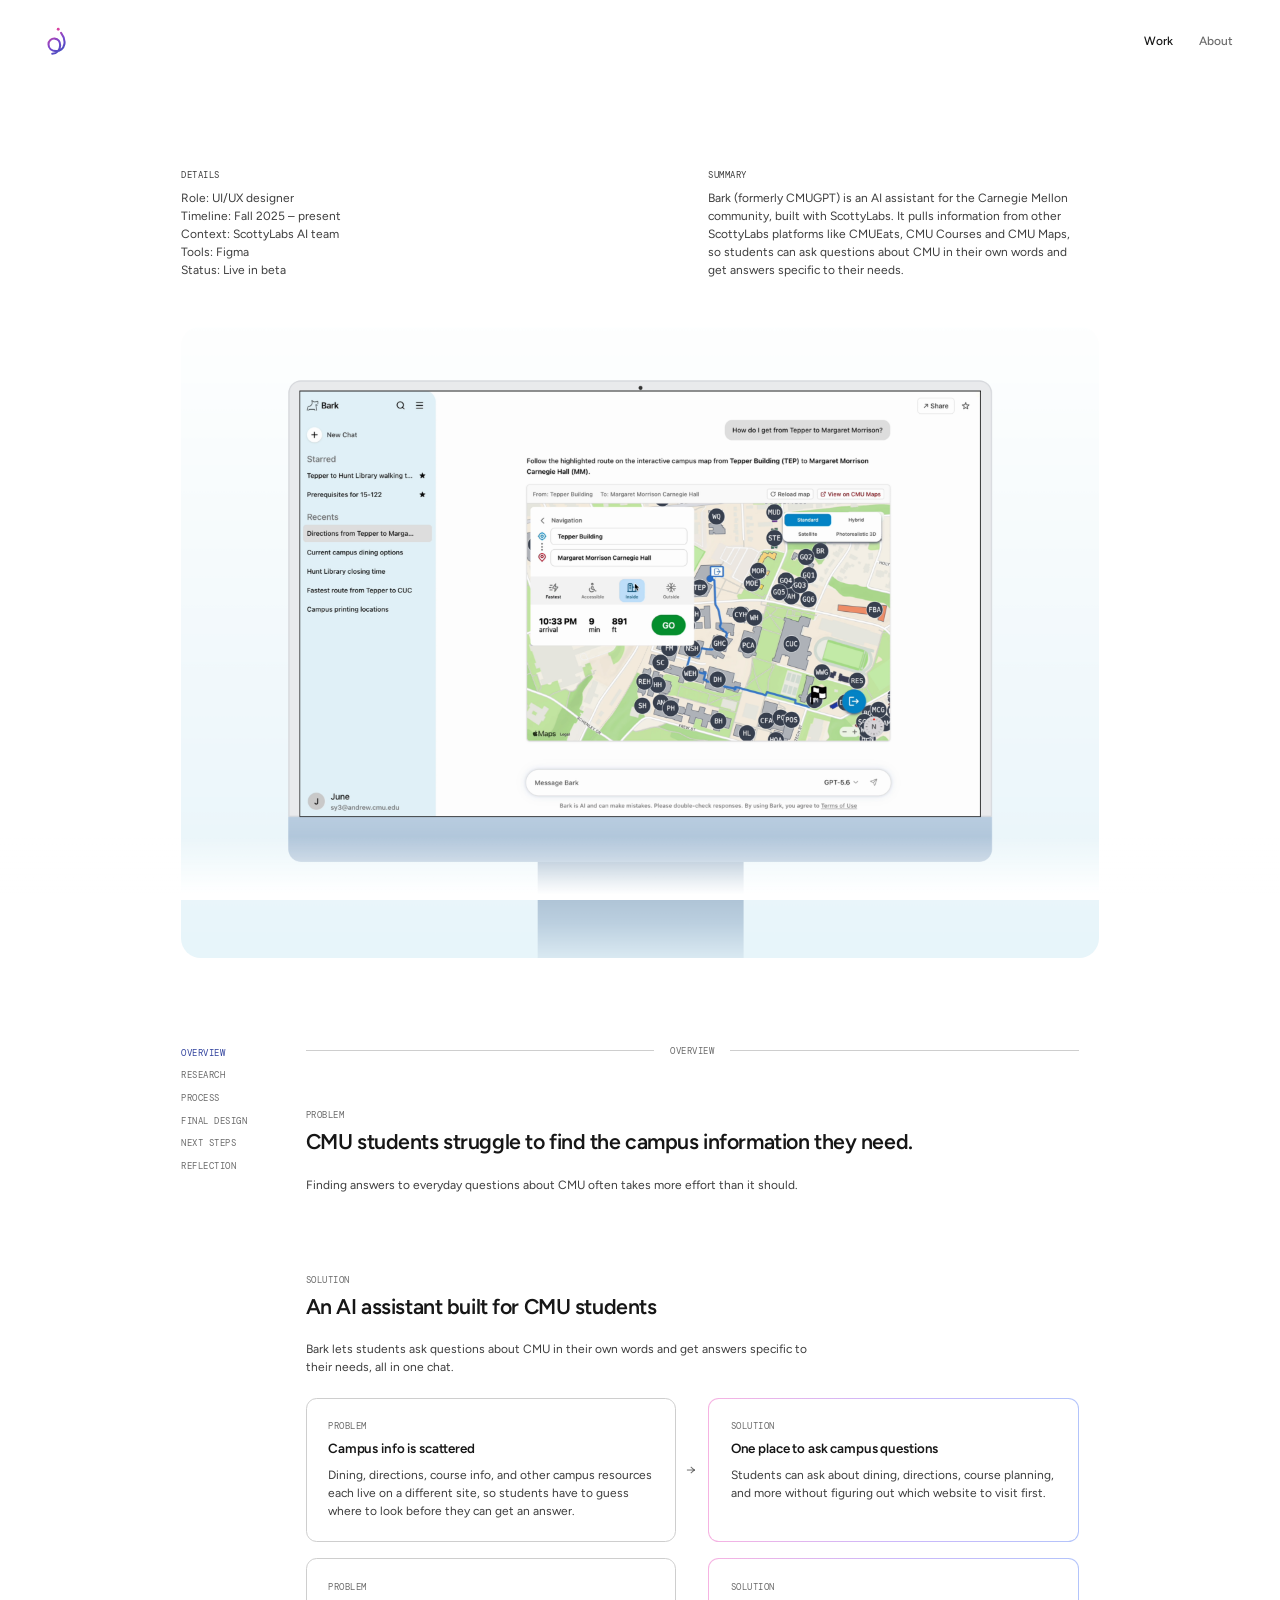
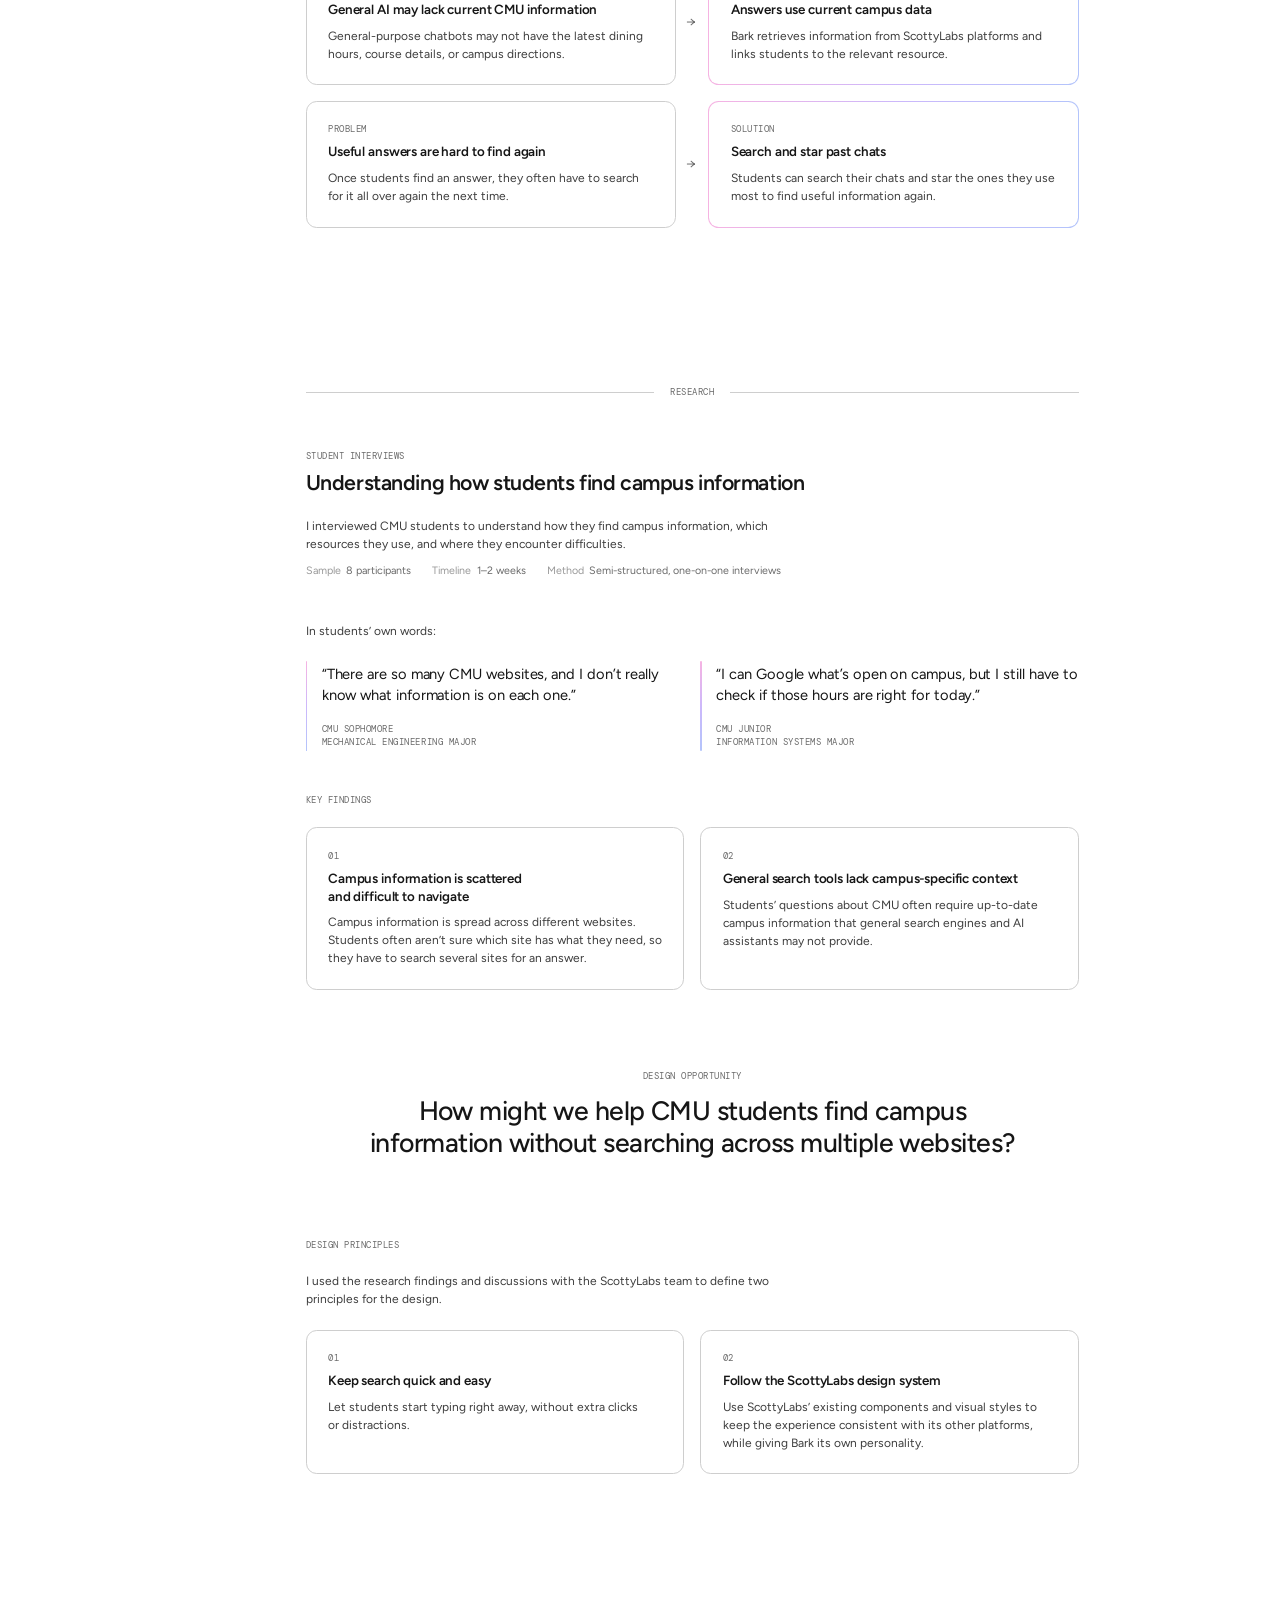
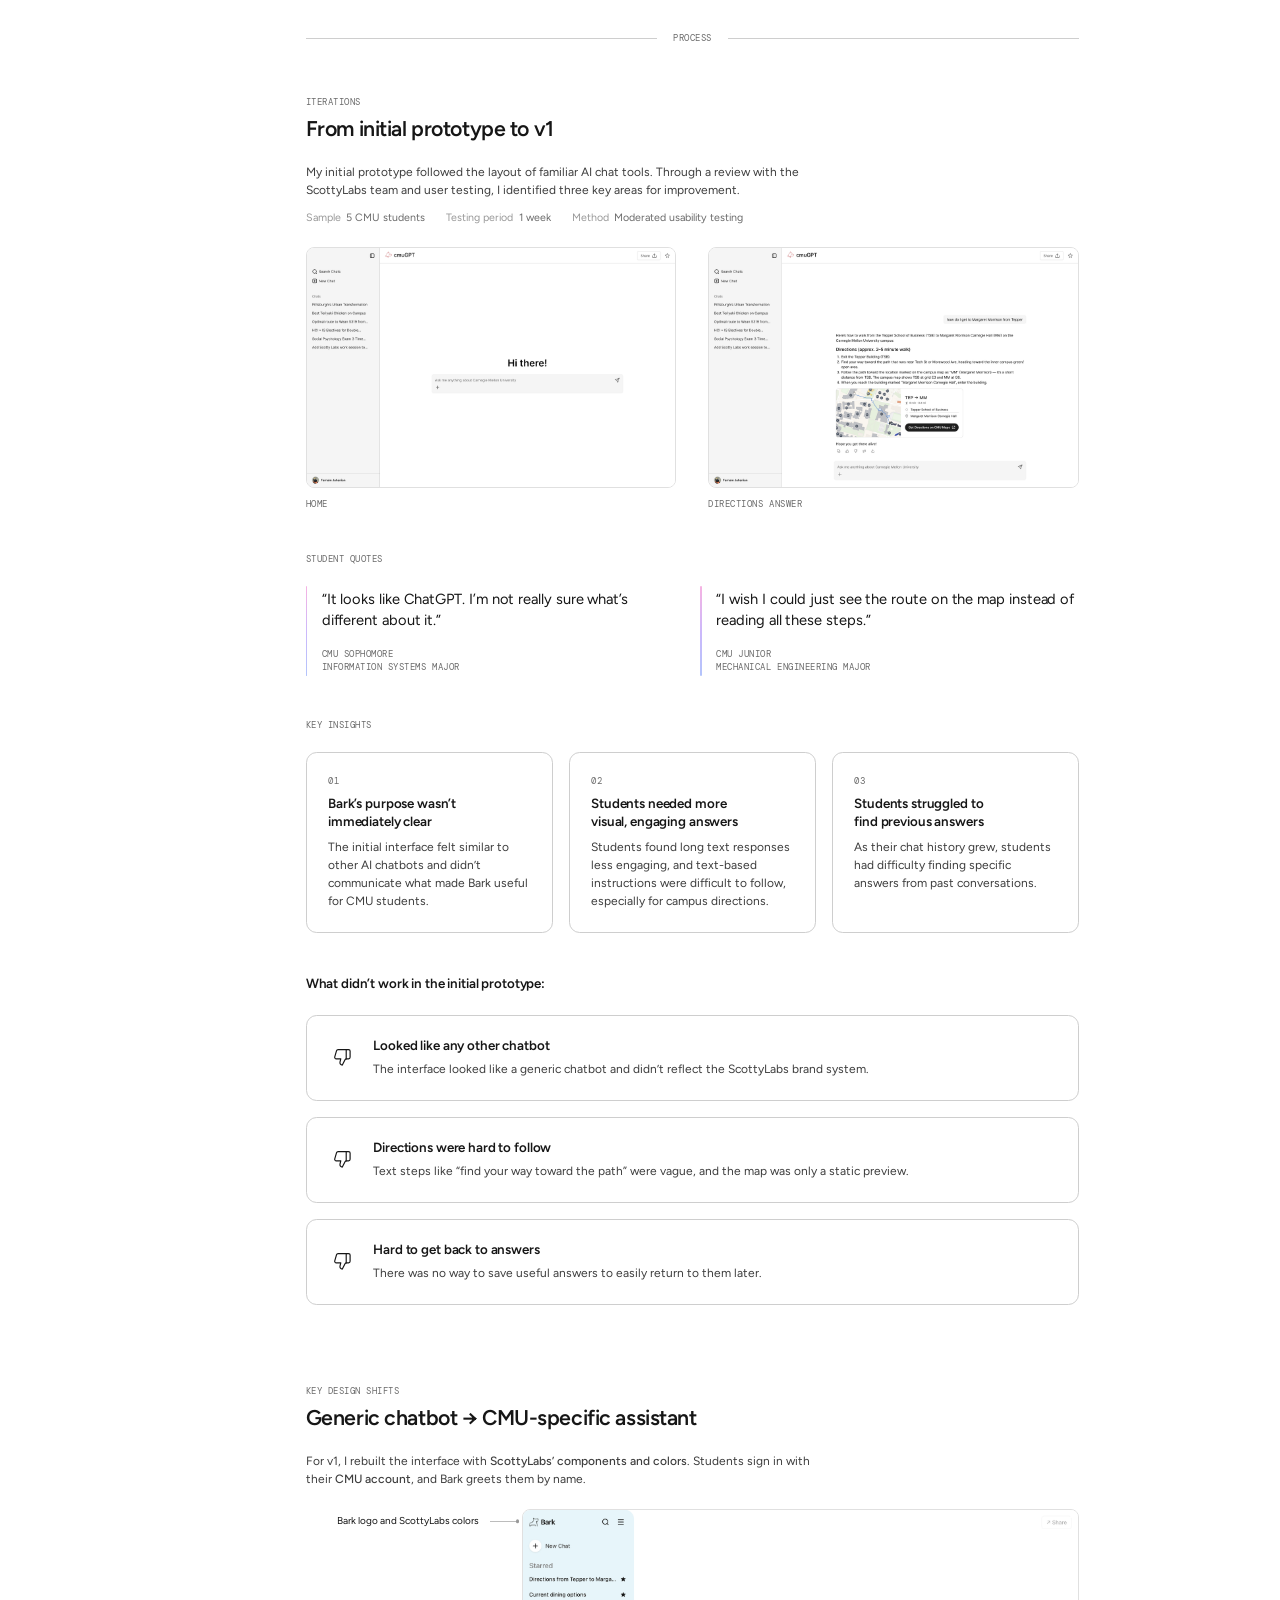
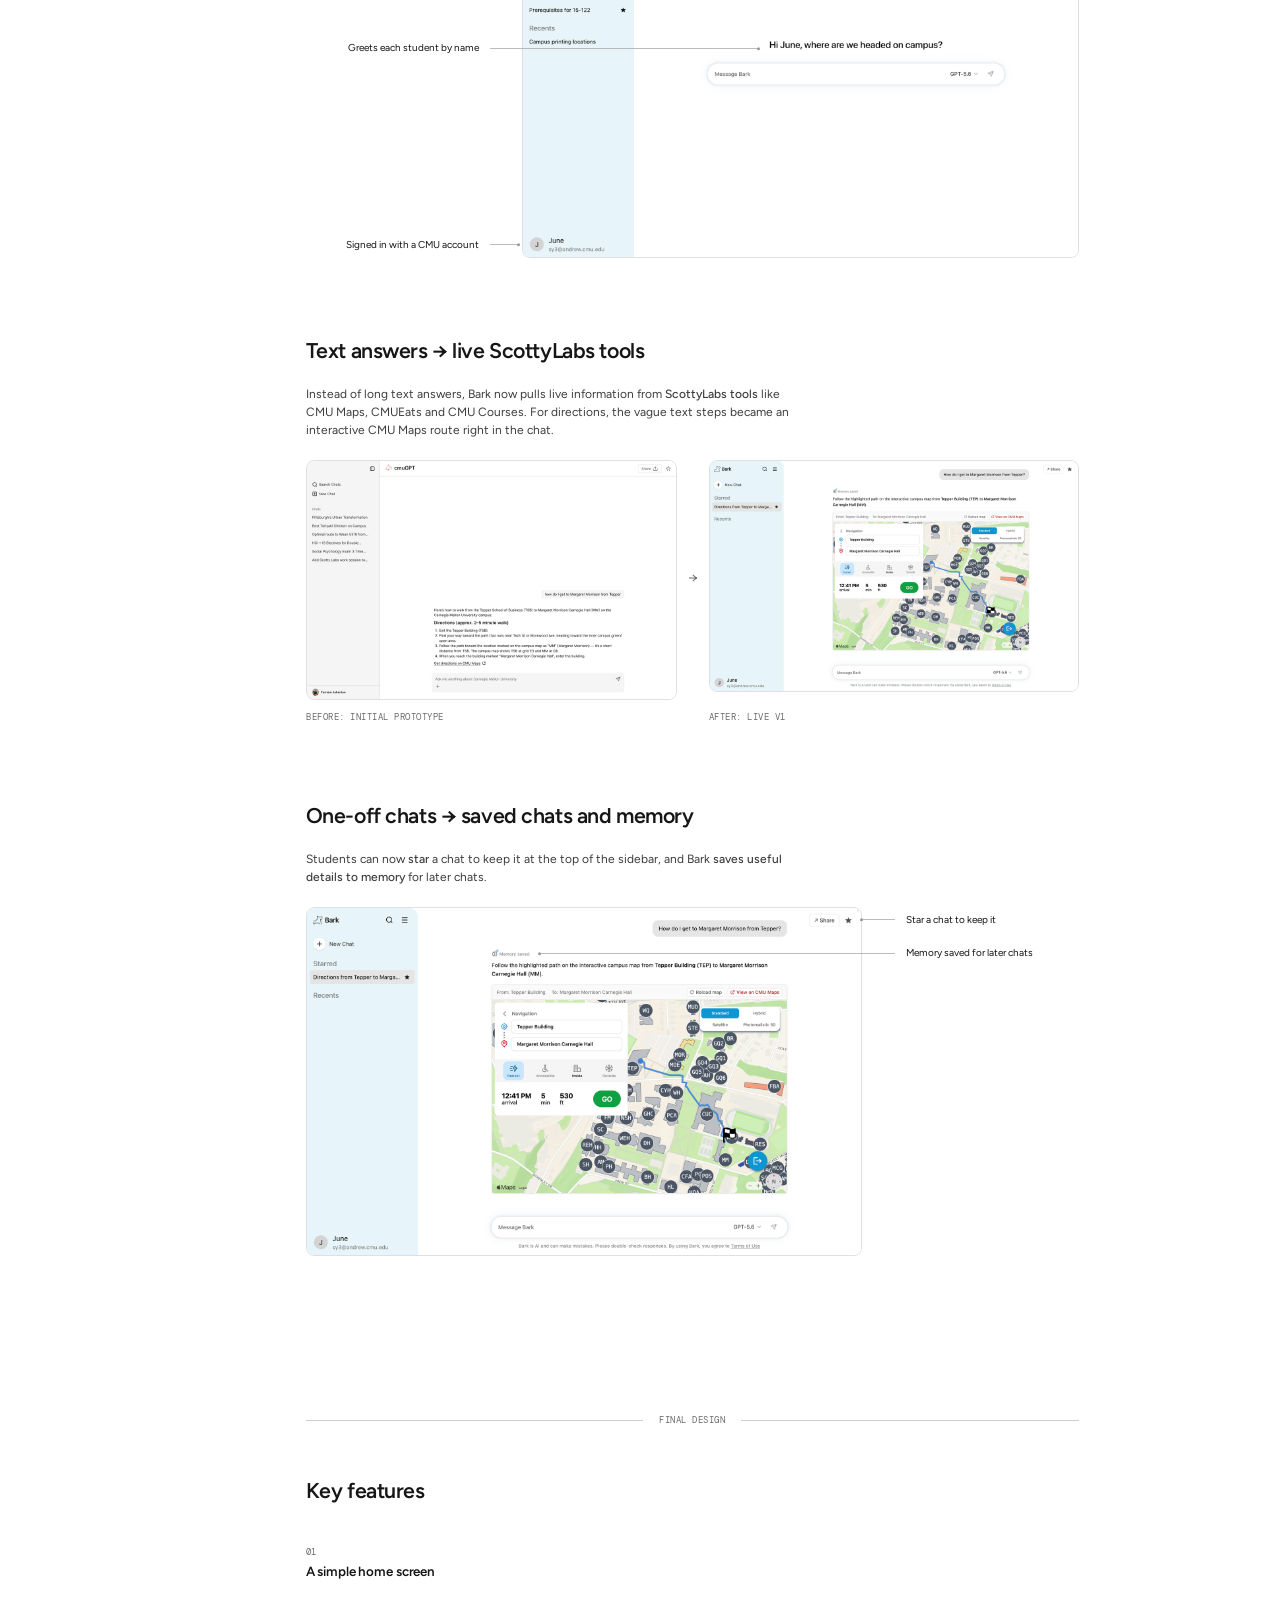
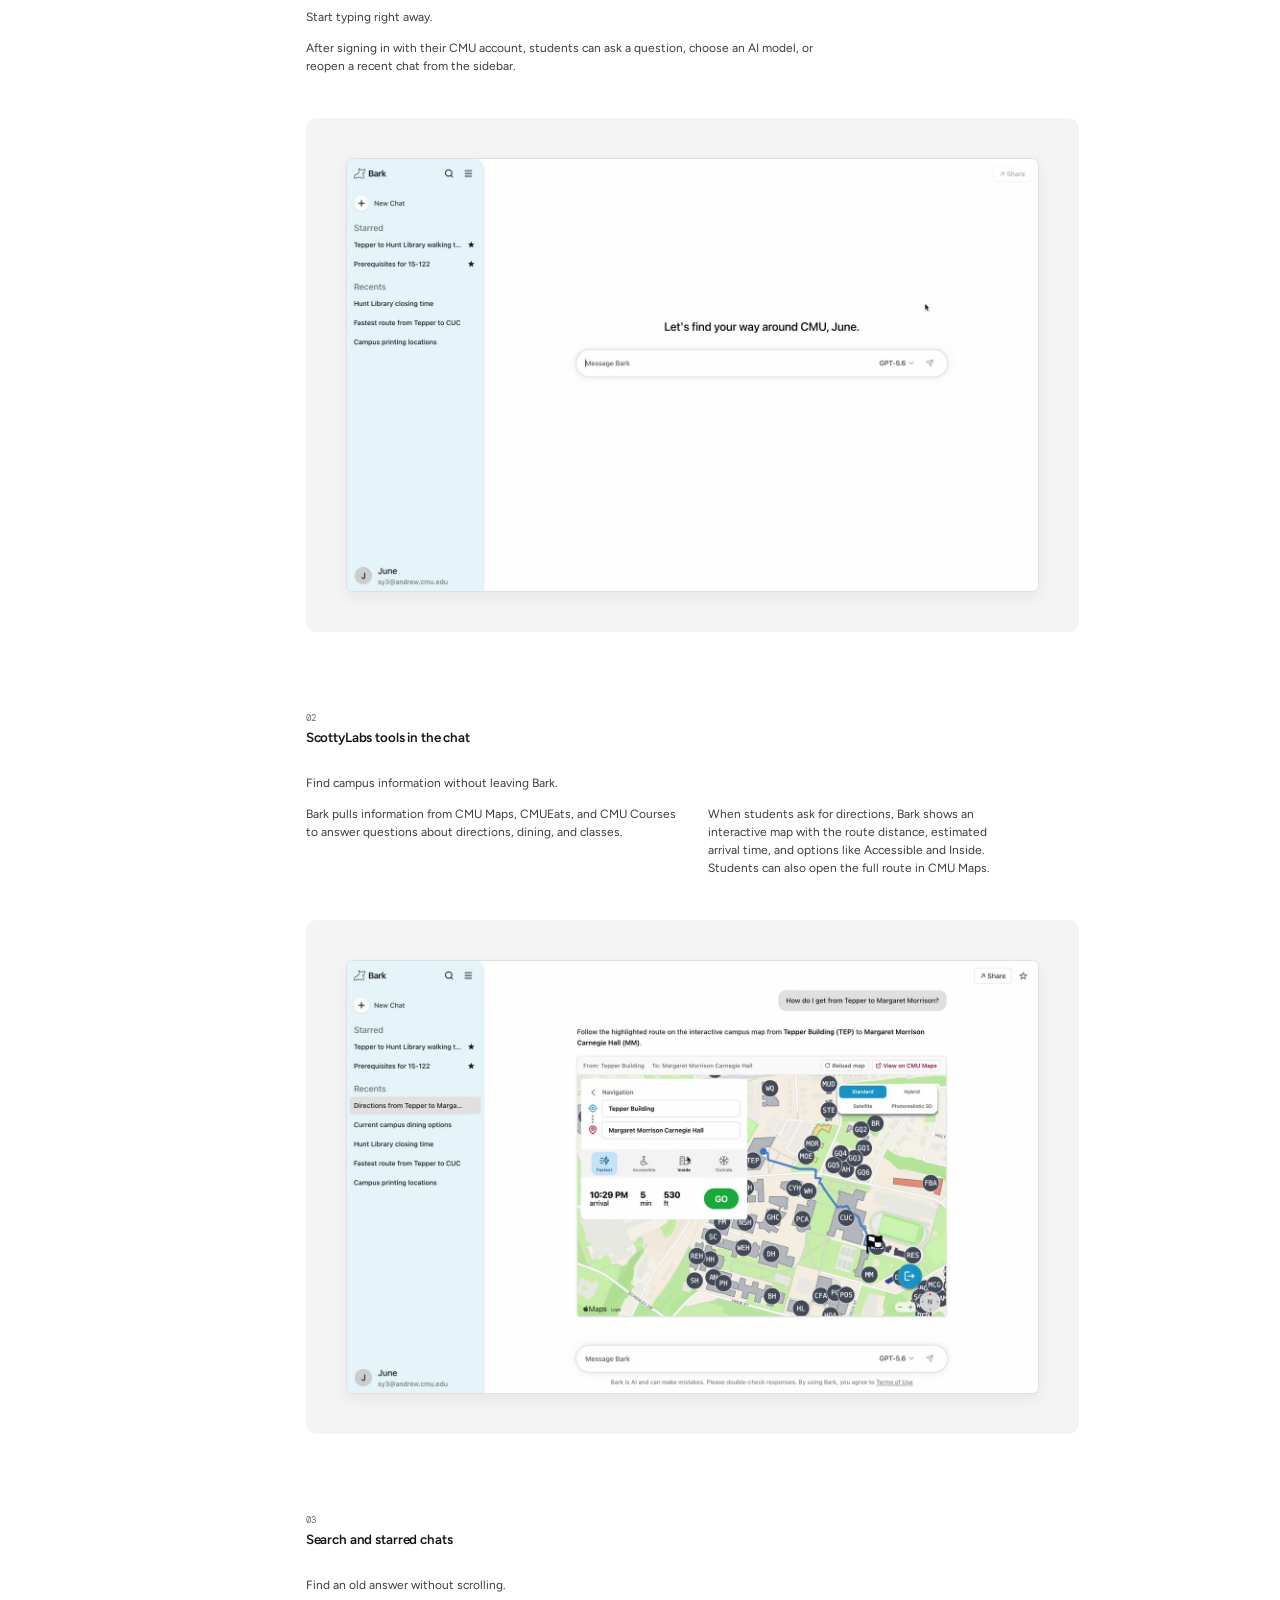
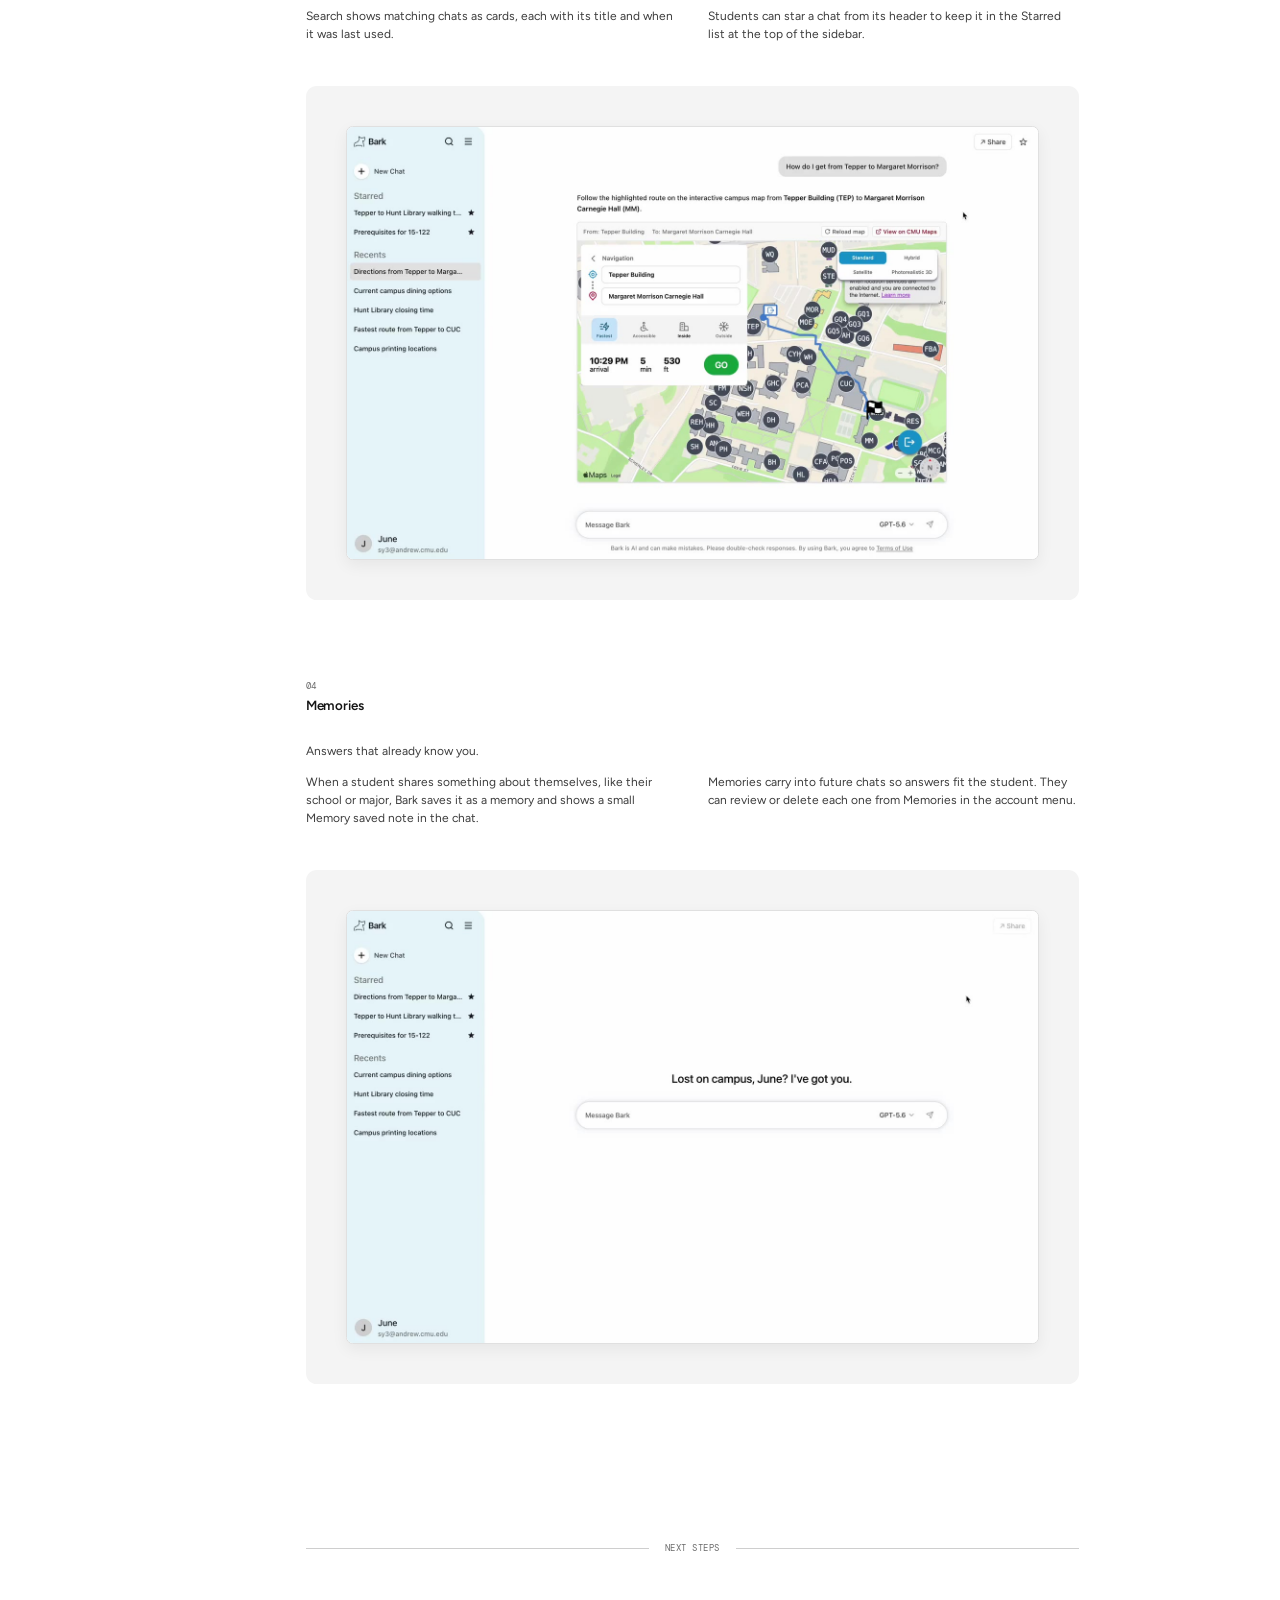
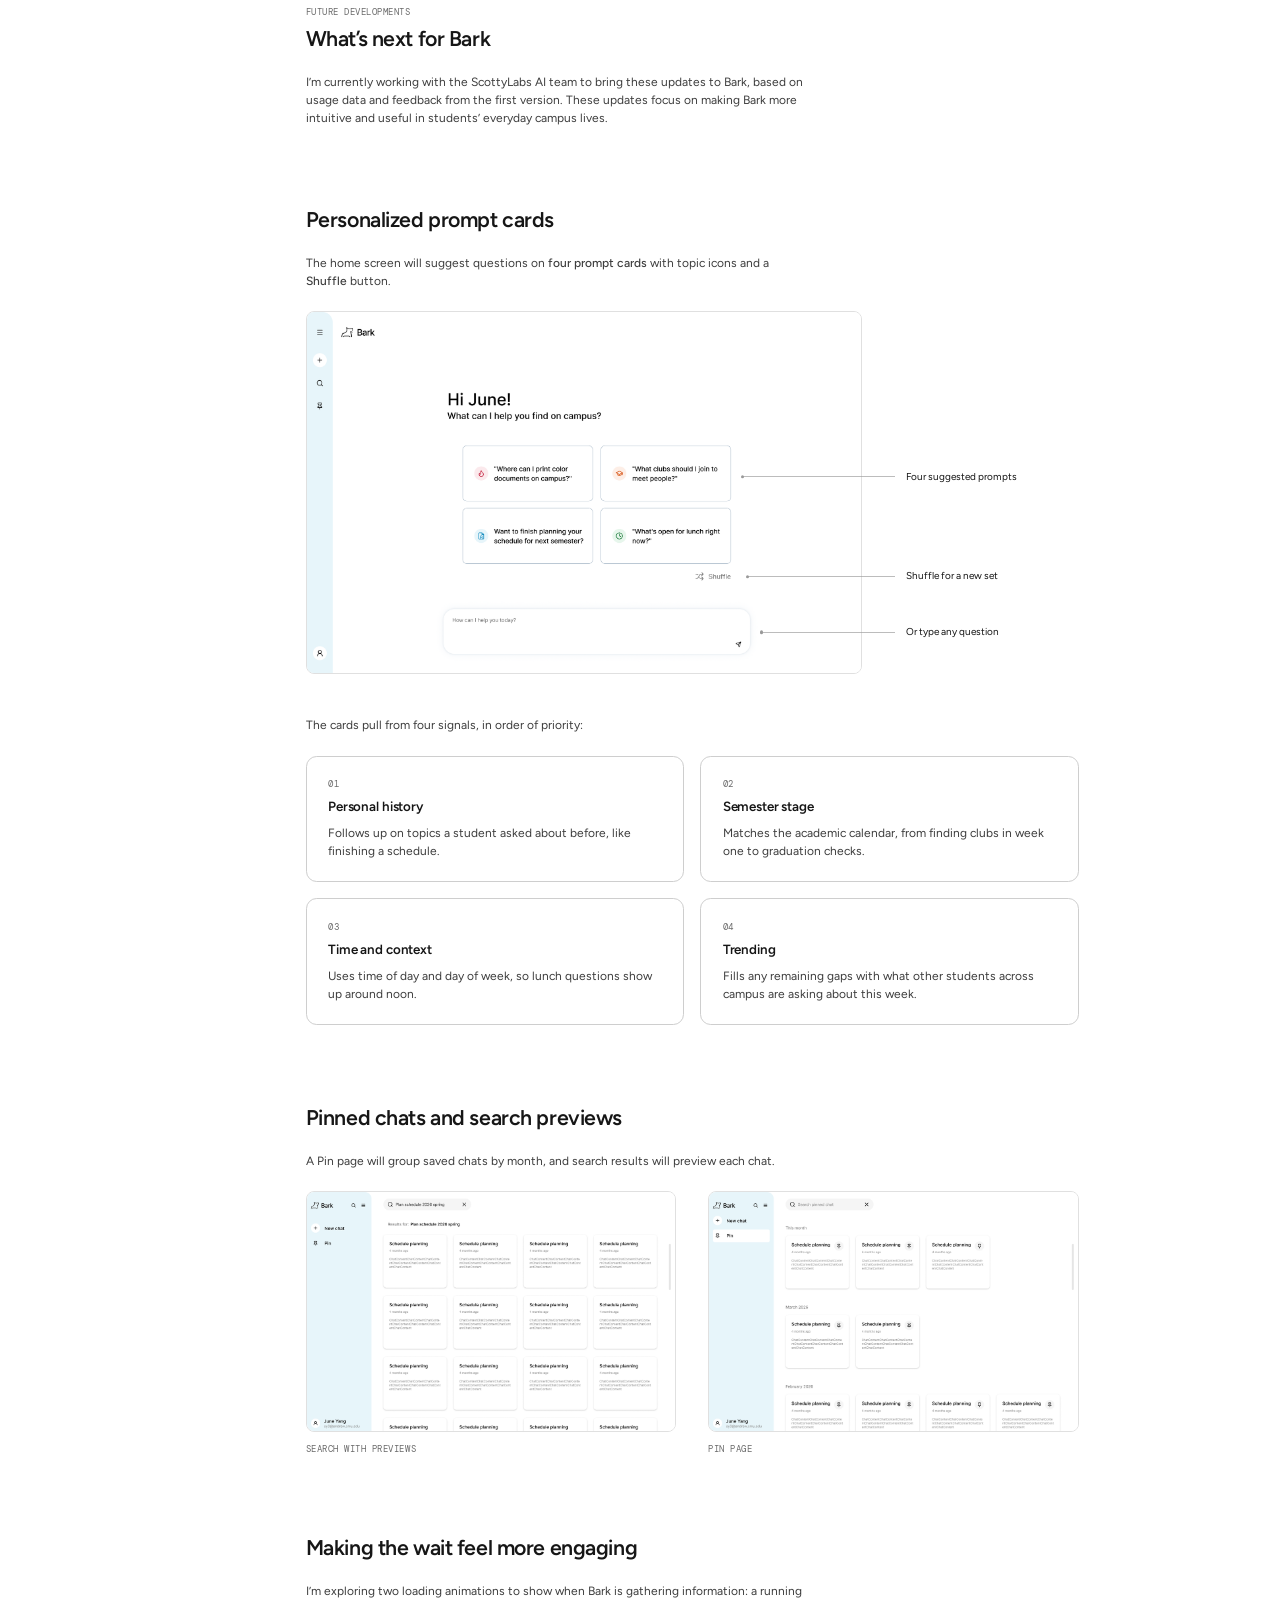
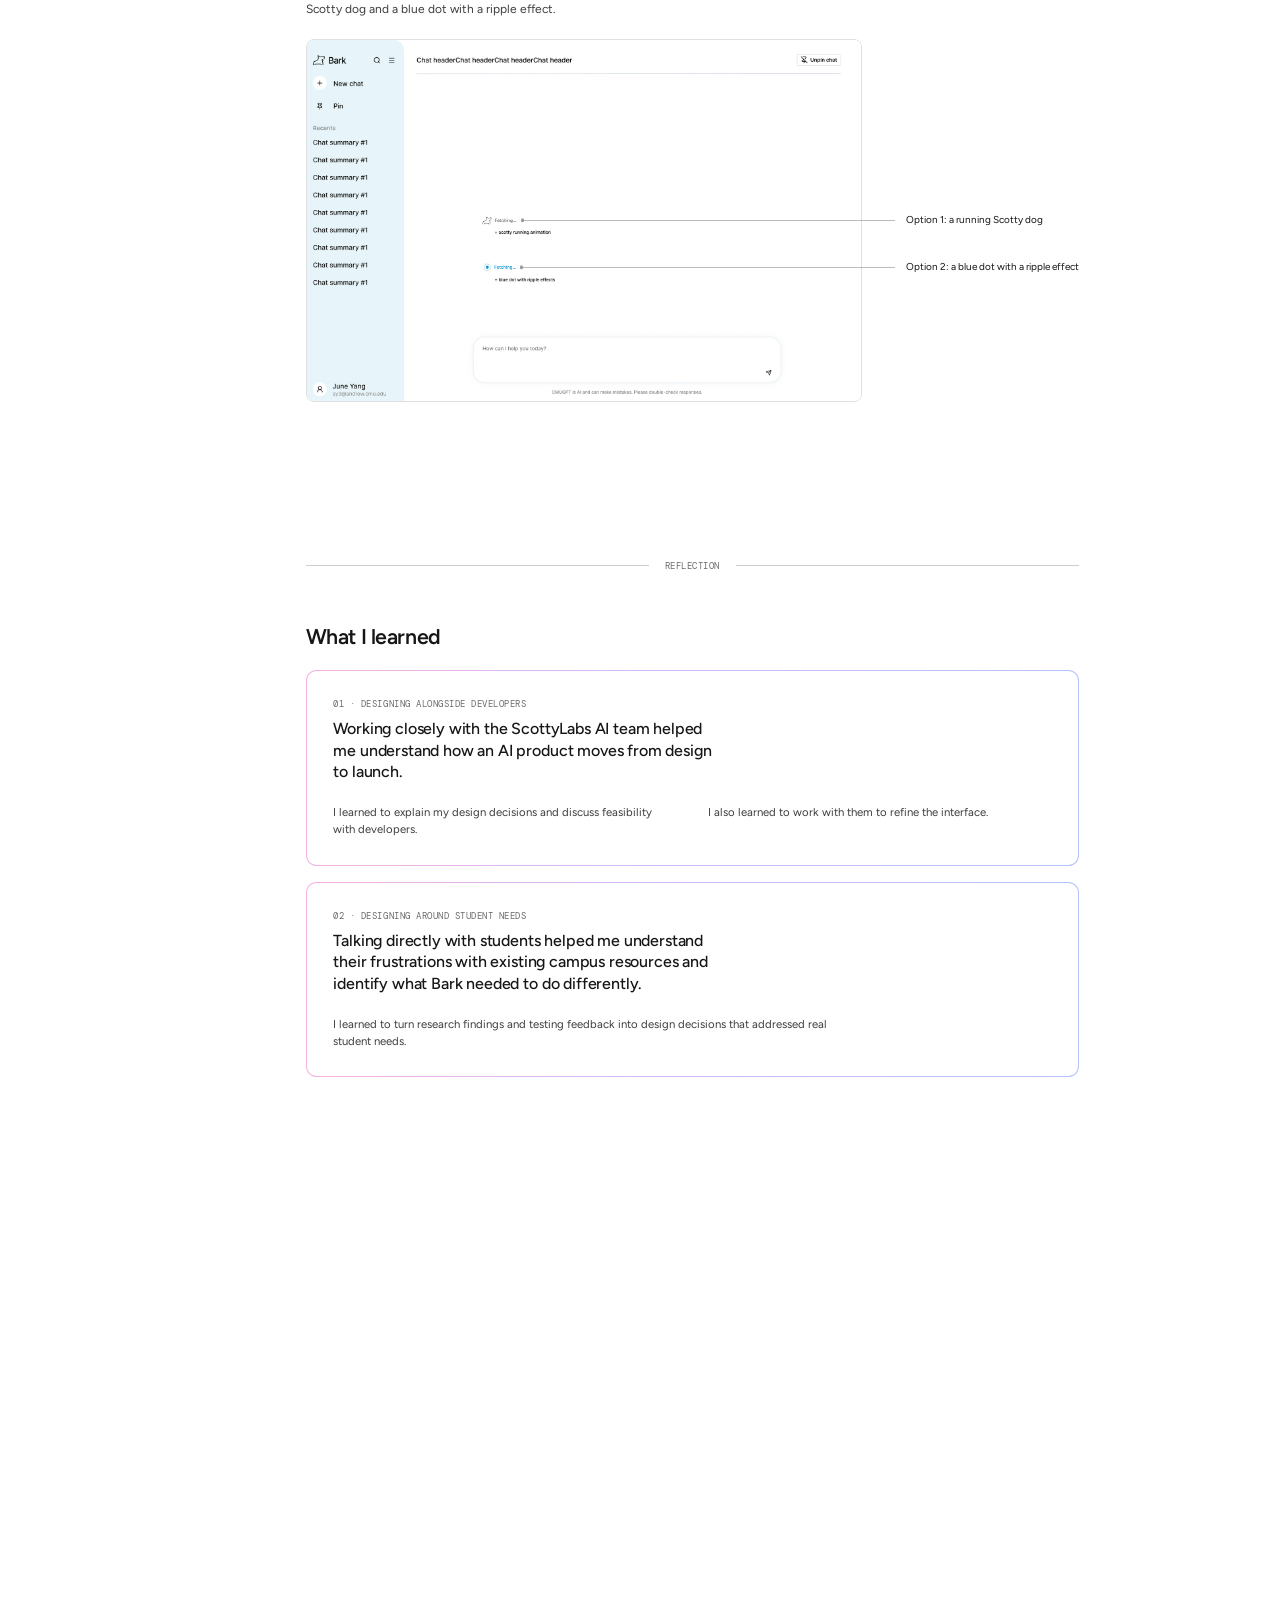
<file: bark/index.html>
<!doctype html>
<html lang="en">
<head>
  <meta charset="utf-8">
  <meta name="robots" content="noindex, nofollow">
  <meta name="viewport" content="width=device-width, initial-scale=1">
  <title>Bark — June Yang</title>
  <link rel="icon" href="../favicon.ico?v=6" sizes="any">
  <link rel="icon" type="image/svg+xml" href="../favicon.svg?v=6">
  <link rel="icon" type="image/png" href="../favicon-32.png?v=6">
  <link rel="apple-touch-icon" href="../apple-touch-icon.png?v=5">
  <meta name="description" content="Bark is an AI assistant for the Carnegie Mellon community, built with ScottyLabs, that answers questions about dining, directions, courses and campus life.">
  <link rel="preconnect" href="https://fonts.googleapis.com">
  <link rel="preconnect" href="https://fonts.gstatic.com" crossorigin>
  <link href="https://fonts.googleapis.com/css2?family=DM+Mono:wght@400;500&family=Figtree:wght@400;500;600&display=swap" rel="stylesheet">
  <link rel="stylesheet" href="../ds.css?v=19">
  <link rel="stylesheet" href="styles.css?v=5n">
  <link rel="stylesheet" href="../case-ds.css?v=29">
  <script>
    // Scale the 1920px design to the window width, same as the skyn page.
    (function () {
      function fit() {
        var w = window.innerWidth;
        document.documentElement.style.setProperty('--fit', w >= 1024 ? Math.min(w / 1920, 1) : 1);
      }
      fit();
      window.addEventListener('resize', fit);
    })();
  </script>
</head>
<body>
  <header class="site-header">
    <a class="site-logo" href="../index.html"><img src="../logo-j.svg?v=3" width="24" height="34" alt="June Yang (home)"></a>
    <nav class="site-nav" aria-label="Main">
      <a href="../index.html" aria-current="true">Work</a>
      <a href="../about.html">About</a>
    </nav>
  </header>

  <main class="page">
    <section class="overview" aria-label="Project overview">
      <div class="overview__details">
        <p class="overview__label">Details</p>
        <p>Role: UI/UX designer<br>
          Timeline: Fall 2025 – present<br>
          Context: ScottyLabs AI team<br>
          Tools: Figma<br>
          Status: Live in beta</p>
      </div>
      <div class="overview__summary">
        <p class="overview__label">Summary</p>
        <p>Bark (formerly CMUGPT) is an AI assistant for the Carnegie Mellon community, built with ScottyLabs. It pulls information from other ScottyLabs platforms like CMUEats, CMU Courses and CMU Maps, so students can ask questions about CMU in their own words and get answers specific to their needs.</p>
      </div>
    </section>

    <img class="hero" src="images/hero-cover.png?v=1" width="1377" height="946"
      alt="An iMac showing the live Bark answering how to get from Tepper to Margaret Morrison with an interactive CMU Maps route">

    <div class="layout">
      <nav class="sidebar" aria-label="Case study sections">
        <a href="#overview" class="is-active">Overview</a>
        <a href="#research">Research</a>
        <a href="#process">Process</a>
        <a href="#final-design">Final design</a>
        <a href="#future">Next steps</a>
        <a href="#reflection">Reflection</a>
      </nav>

      <div class="content">
        <!-- Overview: problem + solution (user's copy, 2026-11-03) -->
        <section id="overview" class="section">
          <p class="divider" role="heading" aria-level="2"><span>Overview</span></p>
          <div class="subsection">
            <div class="intro intro--flush">
              <p class="label">Problem</p>
              <h2 class="heading">CMU students struggle to find the campus information they need.</h2>
            </div>
            <p class="body lede">Finding answers to everyday questions about CMU often takes more effort than it should.</p>
          </div>

          <div class="subsection">
            <div class="intro intro--flush">
              <p class="label">Solution</p>
              <h2 class="heading">An AI assistant built for CMU students</h2>
            </div>
            <p class="body lede">Bark lets students ask questions about CMU in their own words and get answers specific to their needs, all in one chat.</p>
            <div class="pairs">
              <div class="cards pair">
                <article class="card">
                  <p class="number">Problem</p>
                  <h3 class="subheading">Campus info is scattered</h3>
                  <p class="body">Dining, directions, course info, and other campus resources each live on a different site, so students have to guess where to look before they can get an answer.</p>
                </article>
                <article class="card">
                  <p class="number">Solution</p>
                  <h3 class="subheading">One place to ask campus questions</h3>
                  <p class="body">Students can ask about dining, directions, course planning, and more without figuring out which website to visit first.</p>
                </article>
              </div>
              <div class="cards pair">
                <article class="card">
                  <p class="number">Problem</p>
                  <h3 class="subheading">General AI may lack current CMU information</h3>
                  <p class="body">General-purpose chatbots may not have the latest dining hours, course details, or campus directions.</p>
                </article>
                <article class="card">
                  <p class="number">Solution</p>
                  <h3 class="subheading">Answers use current campus data</h3>
                  <p class="body">Bark retrieves information from ScottyLabs platforms and links students to the relevant resource.</p>
                </article>
              </div>
              <div class="cards pair">
                <article class="card">
                  <p class="number">Problem</p>
                  <h3 class="subheading">Useful answers are hard to find again</h3>
                  <p class="body">Once students find an answer, they often have to search for it all over again the next time.</p>
                </article>
                <article class="card">
                  <p class="number">Solution</p>
                  <h3 class="subheading">Search and star past chats</h3>
                  <p class="body">Students can search their chats and star the ones they use most to find useful information again.</p>
                </article>
              </div>
            </div>
          </div>
        </section>

        <!-- Research (user's copy, 2026-11-03) -->
        <section id="research" class="section">
          <p class="divider" role="heading" aria-level="2"><span>Research</span></p>
          <div class="subsection">
            <div class="intro intro--flush">
              <p class="label">Student interviews</p>
              <h2 class="heading">Understanding how students find campus information</h2>
            </div>
            <p class="body lede">I interviewed CMU students to understand how they find campus information, which resources they use, and where they encounter difficulties.</p>
            <dl class="facts">
              <div><dt>Sample</dt><dd>8 participants</dd></div>
              <div><dt>Timeline</dt><dd>1–2 weeks</dd></div>
              <div><dt>Method</dt><dd>Semi-structured, one-on-one interviews</dd></div>
            </dl>
          </div>

          <div class="subsection subsection--continue">
            <p class="body lede">In students’ own words:</p>
            <div class="cards">
              <figure class="card quote">
                <blockquote class="quote__text">“There are so many CMU websites, and I don’t really know what information is on each one.”</blockquote>
                <figcaption class="number">CMU sophomore<br>Mechanical Engineering major</figcaption>
              </figure>
              <figure class="card quote">
                <blockquote class="quote__text">“I can Google what’s open on campus, but I still have to check if those hours are right for today.”</blockquote>
                <figcaption class="number">CMU junior<br>Information Systems major</figcaption>
              </figure>
            </div>
          </div>

          <div class="subsection subsection--continue">
            <div class="intro intro--flush">
              <p class="label">Key findings</p>
            </div>
            <div class="cards">
              <article class="card">
                <p class="number">01</p>
                <h3 class="subheading">Campus information is scattered and difficult to navigate</h3>
                <p class="body">Campus information is spread across different websites. Students often aren’t sure which site has what they need, so they have to search several sites for an answer.</p>
              </article>
              <article class="card">
                <p class="number">02</p>
                <h3 class="subheading">General search tools lack campus-specific context</h3>
                <p class="body">Students’ questions about CMU often require up-to-date campus information that general search engines and AI assistants may not provide.</p>
              </article>
            </div>
          </div>

          <div class="subsection">
            <div class="intro intro--flush intro--center">
              <p class="label">Design opportunity</p>
              <h2 class="display">How might we help CMU students find campus information without searching across multiple websites?</h2>
            </div>
          </div>

          <div class="subsection">
            <div class="intro intro--flush">
              <p class="label">Design principles</p>
            </div>
            <p class="body lede">I used the research findings and discussions with the ScottyLabs team to define two principles for the design.</p>
            <div class="cards">
              <article class="card">
                <p class="number">01</p>
                <h3 class="subheading">Keep search quick and easy</h3>
                <p class="body">Let students start typing right away, without extra clicks or distractions.</p>
              </article>
              <article class="card">
                <p class="number">02</p>
                <h3 class="subheading">Follow the ScottyLabs design system</h3>
                <p class="body">Use ScottyLabs’ existing components and visual styles to keep the experience consistent with its other platforms, while giving Bark its own personality.</p>
              </article>
            </div>
          </div>
        </section>

        <!-- Process: first draft → v1 (Figma "initial design" → "Iteration I Final"), CMUCal-style. Issue cards and intro are DRAFT. -->
        <section id="process" class="section">
          <p class="divider" role="heading" aria-level="2"><span>Process</span></p>
          <div class="subsection">
            <div class="intro intro--flush">
              <p class="label">Iterations</p>
              <h2 class="heading">From initial prototype to v1</h2>
            </div>
            <p class="body lede">My initial prototype followed the layout of familiar AI chat tools. Through a review with the ScottyLabs team and user testing, I identified three key areas for improvement.</p>
            <dl class="facts">
              <div><dt>Sample</dt><dd>5 CMU students</dd></div>
              <div><dt>Testing period</dt><dd>1 week</dd></div>
              <div><dt>Method</dt><dd>Moderated usability testing</dd></div>
            </dl>
            <div class="duo">
              <figure class="duo__item">
                <img class="duo__shot" src="images/bare-draft-home.png" width="560" height="362" loading="lazy"
                  alt="Initial prototype home screen: a plain Hi there! greeting and message box, with recent chats in a grey sidebar">
                <figcaption class="number">Home</figcaption>
              </figure>
              <figure class="duo__item">
                <img class="duo__shot" src="images/bare-before-directions.png" width="560" height="362" loading="lazy"
                  alt="Initial prototype directions answer with four vague text steps and a static map card">
                <figcaption class="number">Directions answer</figcaption>
              </figure>
            </div>
          </div>

          <!-- User testing results (user's copy, 2026-11-14) -->
          <div class="subsection subsection--continue">
            <div class="intro intro--flush">
              <p class="label">Student quotes</p>
            </div>
            <div class="cards">
              <figure class="card quote">
                <blockquote class="quote__text">“It looks like ChatGPT. I’m not really sure what’s different about it.”</blockquote>
                <figcaption class="number">CMU sophomore<br>Information Systems major</figcaption>
              </figure>
              <figure class="card quote">
                <blockquote class="quote__text">“I wish I could just see the route on the map instead of reading all these steps.”</blockquote>
                <figcaption class="number">CMU junior<br>Mechanical Engineering major</figcaption>
              </figure>
            </div>
          </div>

          <div class="subsection subsection--continue">
            <div class="intro intro--flush">
              <p class="label">Key insights</p>
            </div>
            <div class="cards cards--3">
              <article class="card">
                <p class="number">01</p>
                <h3 class="subheading">Bark’s purpose wasn’t immediately clear</h3>
                <p class="body">The initial interface felt similar to other AI chatbots and didn’t communicate what made Bark useful for CMU students.</p>
              </article>
              <article class="card">
                <p class="number">02</p>
                <h3 class="subheading">Students needed more visual, engaging answers</h3>
                <p class="body">Students found long text responses less engaging, and text-based instructions were difficult to follow, especially for campus directions.</p>
              </article>
              <article class="card">
                <p class="number">03</p>
                <h3 class="subheading">Students struggled to find previous answers</h3>
                <p class="body">As their chat history grew, students had difficulty finding specific answers from past conversations.</p>
              </article>
            </div>
          </div>

          <div class="subsection subsection--continue">
            <h3 class="subheading">What didn’t work in the initial prototype:</h3>
            <div class="issues">
              <article class="card issue">
                <svg class="issue__icon" viewBox="0 0 24 24" width="28" height="28" fill="none" stroke="currentColor" stroke-width="1.5" stroke-linecap="round" stroke-linejoin="round" aria-hidden="true"><path d="M17 14V2"/><path d="M9 18.12 10 14H4.17a2 2 0 0 1-1.92-2.56l2.33-8A2 2 0 0 1 6.5 2H20a2 2 0 0 1 2 2v8a2 2 0 0 1-2 2h-2.76a2 2 0 0 0-1.79 1.11L12 22a3.13 3.13 0 0 1-3-3.88Z"/></svg>
                <div class="issue__text">
                  <h3 class="subheading">Looked like any other chatbot</h3>
                  <p class="body">The interface looked like a generic chatbot and didn’t reflect the ScottyLabs brand system.</p>
                </div>
              </article>
              <article class="card issue">
                <svg class="issue__icon" viewBox="0 0 24 24" width="28" height="28" fill="none" stroke="currentColor" stroke-width="1.5" stroke-linecap="round" stroke-linejoin="round" aria-hidden="true"><path d="M17 14V2"/><path d="M9 18.12 10 14H4.17a2 2 0 0 1-1.92-2.56l2.33-8A2 2 0 0 1 6.5 2H20a2 2 0 0 1 2 2v8a2 2 0 0 1-2 2h-2.76a2 2 0 0 0-1.79 1.11L12 22a3.13 3.13 0 0 1-3-3.88Z"/></svg>
                <div class="issue__text">
                  <h3 class="subheading">Directions were hard to follow</h3>
                  <p class="body">Text steps like “find your way toward the path” were vague, and the map was only a static preview.</p>
                </div>
              </article>
              <article class="card issue">
                <svg class="issue__icon" viewBox="0 0 24 24" width="28" height="28" fill="none" stroke="currentColor" stroke-width="1.5" stroke-linecap="round" stroke-linejoin="round" aria-hidden="true"><path d="M17 14V2"/><path d="M9 18.12 10 14H4.17a2 2 0 0 1-1.92-2.56l2.33-8A2 2 0 0 1 6.5 2H20a2 2 0 0 1 2 2v8a2 2 0 0 1-2 2h-2.76a2 2 0 0 0-1.79 1.11L12 22a3.13 3.13 0 0 1-3-3.88Z"/></svg>
                <div class="issue__text">
                  <h3 class="subheading">Hard to get back to answers</h3>
                  <p class="body">There was no way to save useful answers to easily return to them later.</p>
                </div>
              </article>
            </div>
          </div>

          <div class="subsection">
            <div class="intro intro--flush">
              <p class="label">Key design shifts</p>
              <h2 class="heading">Generic chatbot → CMU-specific assistant</h2>
            </div>
            <p class="body lede">For v1, I rebuilt the interface with <strong>ScottyLabs’ components and colors</strong>. Students sign in with their <strong>CMU account</strong>, and Bark greets them by name.</p>
            <figure class="annot annot--left">
              <img class="annot__shot" src="images/annot-live-home.png" width="840" height="525" loading="lazy"
                alt="Live Bark home screen with the Bark logo, a light blue sidebar with Starred and Recents, the greeting Hi June, where are we headed on campus?, and the signed-in CMU account">
              <span class="annot__pin" style="--x:27.42%;--y:3.52%"><span>Bark logo and ScottyLabs colors</span></span><span class="annot__pin" style="--x:58.60%;--y:40.00%"><span>Greets each student by name</span></span><span class="annot__pin" style="--x:27.53%;--y:96.24%"><span>Signed in with a CMU account</span></span>
            </figure>
          </div>

          <div class="subsection">
            <div class="intro intro--flush">
              <h2 class="heading">Text answers → live ScottyLabs tools</h2>
            </div>
            <p class="body lede">Instead of long text answers, Bark now pulls live information from <strong>ScottyLabs tools</strong> like CMU&nbsp;Maps, CMUEats and CMU&nbsp;Courses. For directions, the vague text steps became an interactive CMU&nbsp;Maps route right in the chat.</p>
            <div class="duo duo--arrow">
              <figure class="duo__item">
                <img class="duo__shot" src="images/bare-before-text-directions.png" width="560" height="362" loading="lazy"
                  alt="Initial prototype answering how to get to Margaret Morrison from Tepper with four vague text steps and a Get directions on CMU Maps link">
                <figcaption class="number">Before: initial prototype</figcaption>
              </figure>
              <figure class="duo__item">
                <img class="duo__shot" src="images/bare-after-directions.png" width="560" height="350" loading="lazy"
                  alt="Live Bark directions answer with an interactive CMU Maps route, arrival time, distance and route options">
                <figcaption class="number">After: live v1</figcaption>
              </figure>
            </div>
          </div>

          <div class="subsection">
            <div class="intro intro--flush">
              <h2 class="heading">One-off chats → saved chats and memory</h2>
            </div>
            <p class="body lede">Students can now <strong>star</strong> a chat to keep it at the top of the sidebar, and Bark <strong>saves useful details to memory</strong> for later chats.</p>
            <figure class="annot">
              <img class="annot__shot" src="images/annot-live-answer.png" width="840" height="525" loading="lazy"
                alt="Live Bark chat showing a Memory saved note and a star button in the header">
              <span class="annot__pin" style="--x:71.86%;--y:3.68%"><span>Star a chat to keep it</span></span><span class="annot__pin" style="--x:30.28%;--y:13.28%"><span>Memory saved for later chats</span></span>
            </figure>
          </div>
        </section>

        <!-- Final design -->
        <section id="final-design" class="section section--final">
          <p class="divider" role="heading" aria-level="2"><span>Final design</span></p>
          <div class="intro intro--flush">
            <h2 class="heading">Key features</h2>
          </div>

          <div class="features">
            <article class="feature">
              <div class="feature__intro">
                <p class="number">01</p>
                <h3 class="subheading">A simple home screen</h3>
                <div class="feature__body">
                  <p class="body body--muted">Start typing right away.</p>
                  <p class="body lede">After signing in with their CMU account, students can ask a question, choose an AI model, or reopen a recent chat from the sidebar.</p>
                </div>
              </div>
              <div class="figure figure-video">
                <video src="videos/feature-01-home.mp4?v=3" poster="videos/feature-01-home-poster.jpg?v=3" width="1440" height="900"
                  autoplay muted loop playsinline preload="metadata"
                  aria-label="Screen recording of the live Bark: the home screen greets June, the model menu opens, and a question about campus dining gets a list of dining spots open right now"></video>
              </div>
            </article>

            <article class="feature">
              <div class="feature__intro">
                <p class="number">02</p>
                <h3 class="subheading">ScottyLabs tools in the chat</h3>
                <div class="feature__body">
                  <p class="body body--muted">Find campus information without leaving Bark.</p>
                  <div class="row">
                    <p class="body balance">Bark pulls information from CMU&nbsp;Maps, CMUEats, and CMU&nbsp;Courses to answer questions about directions, dining, and classes.</p>
                    <p class="body balance">When students ask for directions, Bark shows an interactive map with the route distance, estimated arrival time, and options like Accessible and Inside. Students can also open the full route in CMU&nbsp;Maps.</p>
                  </div>
                </div>
              </div>
              <div class="figure figure-video">
                <video src="videos/feature-02-directions.mp4?v=3" poster="videos/feature-02-directions-poster.jpg?v=3" width="1440" height="900"
                  autoplay muted loop playsinline preload="metadata"
                  aria-label="Screen recording of the live Bark: a student asks how to get from Tepper to Margaret Morrison, an interactive CMU Maps route loads in the chat, and the route switches between options"></video>
              </div>
            </article>

            <article class="feature">
              <div class="feature__intro">
                <p class="number">03</p>
                <h3 class="subheading">Search and starred chats</h3>
                <div class="feature__body">
                  <p class="body body--muted">Find an old answer without scrolling.</p>
                  <div class="row">
                    <p class="body">Search shows matching chats as cards, each with its title and when it was last used.</p>
                    <p class="body">Students can star a chat from its header to keep it in the Starred list at the top of the sidebar.</p>
                  </div>
                </div>
              </div>
              <div class="figure figure-video">
                <video src="videos/feature-03-search.mp4?v=3" poster="videos/feature-03-search-poster.jpg?v=3" width="1440" height="900"
                  autoplay muted loop playsinline preload="metadata"
                  aria-label="Screen recording of the live Bark: a student stars the Tepper to Margaret Morrison directions chat so it moves into Starred in the sidebar, then searches Tepper to, finds it as a result card and opens it"></video>
              </div>
            </article>
            <article class="feature">
              <div class="feature__intro">
                <p class="number">04</p>
                <h3 class="subheading">Memories</h3>
                <div class="feature__body">
                  <p class="body body--muted">Answers that already know you.</p>
                  <div class="row">
                    <p class="body">When a student shares something about themselves, like their school or major, Bark saves it as a memory and shows a small Memory saved note in the chat.</p>
                    <p class="body">Memories carry into future chats so answers fit the student. They can review or delete each one from Memories in the account menu.</p>
                  </div>
                </div>
              </div>
              <div class="figure figure-video">
                <video src="videos/feature-04-memories.mp4?v=3" poster="videos/feature-04-memories-poster.jpg?v=2" width="1440" height="900"
                  autoplay muted loop playsinline preload="metadata"
                  aria-label="Screen recording of the live Bark: a student says they are in the School of Design, Bark replies and shows Memory saved, then the student opens Memories from the account menu and sees the new memory listed"></video>
              </div>
            </article>
          </div>
        </section>

        <!-- Next steps: Figma "Iteration II" material, kept separate from v1 per user (2026-11-03). DRAFT copy. -->
        <section id="future" class="section">
          <p class="divider" role="heading" aria-level="2"><span>Next steps</span></p>
          <div class="subsection">
            <div class="intro intro--flush">
              <p class="label">Future developments</p>
              <h2 class="heading">What’s next for Bark</h2>
            </div>
            <p class="body lede">I’m currently working with the ScottyLabs AI team to bring these updates to Bark, based on usage data and feedback from the first version. These updates focus on making Bark more intuitive and useful in students’ everyday campus lives.</p>
          </div>

          <div class="subsection">
            <div class="intro intro--flush">
              <h2 class="heading">Personalized prompt cards</h2>
            </div>
            <p class="body lede">The home screen will suggest questions on <strong>four prompt cards</strong> with topic icons and a <strong>Shuffle</strong> button.</p>
            <figure class="annot">
              <img class="annot__shot" src="images/annot-prompts.png" width="840" height="545" loading="lazy"
                alt="Next-iteration home screen with four prompt cards, a Shuffle button and the message box">
              <span class="annot__pin" style="--x:56.52%;--y:45.61%"><span>Four suggested prompts</span></span><span class="annot__pin" style="--x:57.17%;--y:73.19%"><span>Shuffle for a new set</span></span><span class="annot__pin" style="--x:58.97%;--y:88.60%"><span>Or type any question</span></span>
            </figure>
            <p class="body lede lede--continue">The cards pull from four signals, in order of priority:</p>
            <div class="cards">
              <article class="card">
                <p class="number">01</p>
                <h3 class="subheading">Personal history</h3>
                <p class="body">Follows up on topics a student asked about before, like finishing a schedule.</p>
              </article>
              <article class="card">
                <p class="number">02</p>
                <h3 class="subheading">Semester stage</h3>
                <p class="body">Matches the academic calendar, from finding clubs in week one to graduation checks.</p>
              </article>
              <article class="card">
                <p class="number">03</p>
                <h3 class="subheading">Time and context</h3>
                <p class="body">Uses time of day and day of week, so lunch questions show up around noon.</p>
              </article>
              <article class="card">
                <p class="number">04</p>
                <h3 class="subheading">Trending</h3>
                <p class="body">Fills any remaining gaps with what other students across campus are asking about this week.</p>
              </article>
            </div>
          </div>

          <div class="subsection">
            <div class="intro intro--flush">
              <h2 class="heading">Pinned chats and search previews</h2>
            </div>
            <p class="body lede">A Pin page will group saved chats by month, and search results will preview each chat.</p>
            <div class="duo">
              <figure class="duo__item">
                <img class="duo__shot" src="images/bare-next-search.png" width="560" height="363" loading="lazy"
                  alt="Design screen: search results for Plan schedule 2026 spring shown as chat cards with previews">
                <figcaption class="number">Search with previews</figcaption>
              </figure>
              <figure class="duo__item">
                <img class="duo__shot" src="images/bare-next-pins.png" width="560" height="363" loading="lazy"
                  alt="Design screen: pinned chats grouped by This month, March and February">
                <figcaption class="number">Pin page</figcaption>
              </figure>
            </div>
          </div>

          <div class="subsection">
            <div class="intro intro--flush">
              <h2 class="heading">Making the wait feel more engaging</h2>
            </div>
            <p class="body lede">I’m exploring two loading animations to show when Bark is gathering information: a running Scotty dog and a blue dot with a ripple effect.</p>
            <figure class="annot">
              <img class="annot__shot" src="images/annot-loading.png" width="840" height="545" loading="lazy"
                alt="Design screen: a chat showing two Fetching loading states while Bark gathers campus data, one with a running Scotty dog and one with a blue dot">
              <span class="annot__pin" style="--x:28.00%;--y:50.00%"><span>Option 1: a running Scotty dog</span></span><span class="annot__pin" style="--x:27.95%;--y:62.93%"><span>Option 2: a blue dot with a ripple effect</span></span>
            </figure>
          </div>
        </section>

        <!-- Reflection (DRAFT copy) -->
        <section id="reflection" class="section">
          <p class="divider" role="heading" aria-level="2"><span>Reflection</span></p>
          <div class="subsection">
            <div class="intro intro--flush">
              <h2 class="heading">What I learned</h2>
            </div>
            <div class="reflections">
              <article class="card card--key reflection__box">
                <p class="label">01 · Designing alongside developers</p>
                <h3 class="reflection__key">Working closely with the ScottyLabs AI team helped me understand how an AI product moves from design to launch.</h3>
                <ul class="squiggles">
                  <li>I learned to explain my design decisions and discuss feasibility with developers.</li>
                  <li>I also learned to work with them to refine the interface.</li>
                </ul>
              </article>
              <article class="card card--key reflection__box">
                <p class="label">02 · Designing around student needs</p>
                <h3 class="reflection__key">Talking directly with students helped me understand their frustrations with existing campus resources and identify what Bark needed to do differently.</h3>
                <ul class="squiggles">
                  <li>I learned to turn research findings and testing feedback into design decisions that addressed real student needs.</li>
                </ul>
              </article>
            </div>
          </div>
        </section>
      </div>
    </div>
  </main>

  <script>
    // Highlight the sidebar link for the section currently in view.
    (function () {
      var links = document.querySelectorAll('.sidebar a');
      var sections = Array.prototype.map.call(links, function (a) {
        return document.querySelector(a.getAttribute('href'));
      });
      function update() {
        var current = 0;
        sections.forEach(function (s, i) {
          if (s.getBoundingClientRect().top <= window.innerHeight * 0.35) current = i;
        });
        links.forEach(function (a, i) { a.classList.toggle('is-active', i === current); });
      }
      window.addEventListener('scroll', update, { passive: true });
      update();
    })();
  </script>
  <script>
    // Respect reduced-motion: show the poster frame instead of looping the recordings.
    if (window.matchMedia('(prefers-reduced-motion: reduce)').matches) {
      document.querySelectorAll('.figure-video video').forEach(function (v) { v.removeAttribute('autoplay'); v.pause(); });
    }
  </script>
  <script src="../scroll-fade.js?v=1"></script>
</body>
</html>
</file>
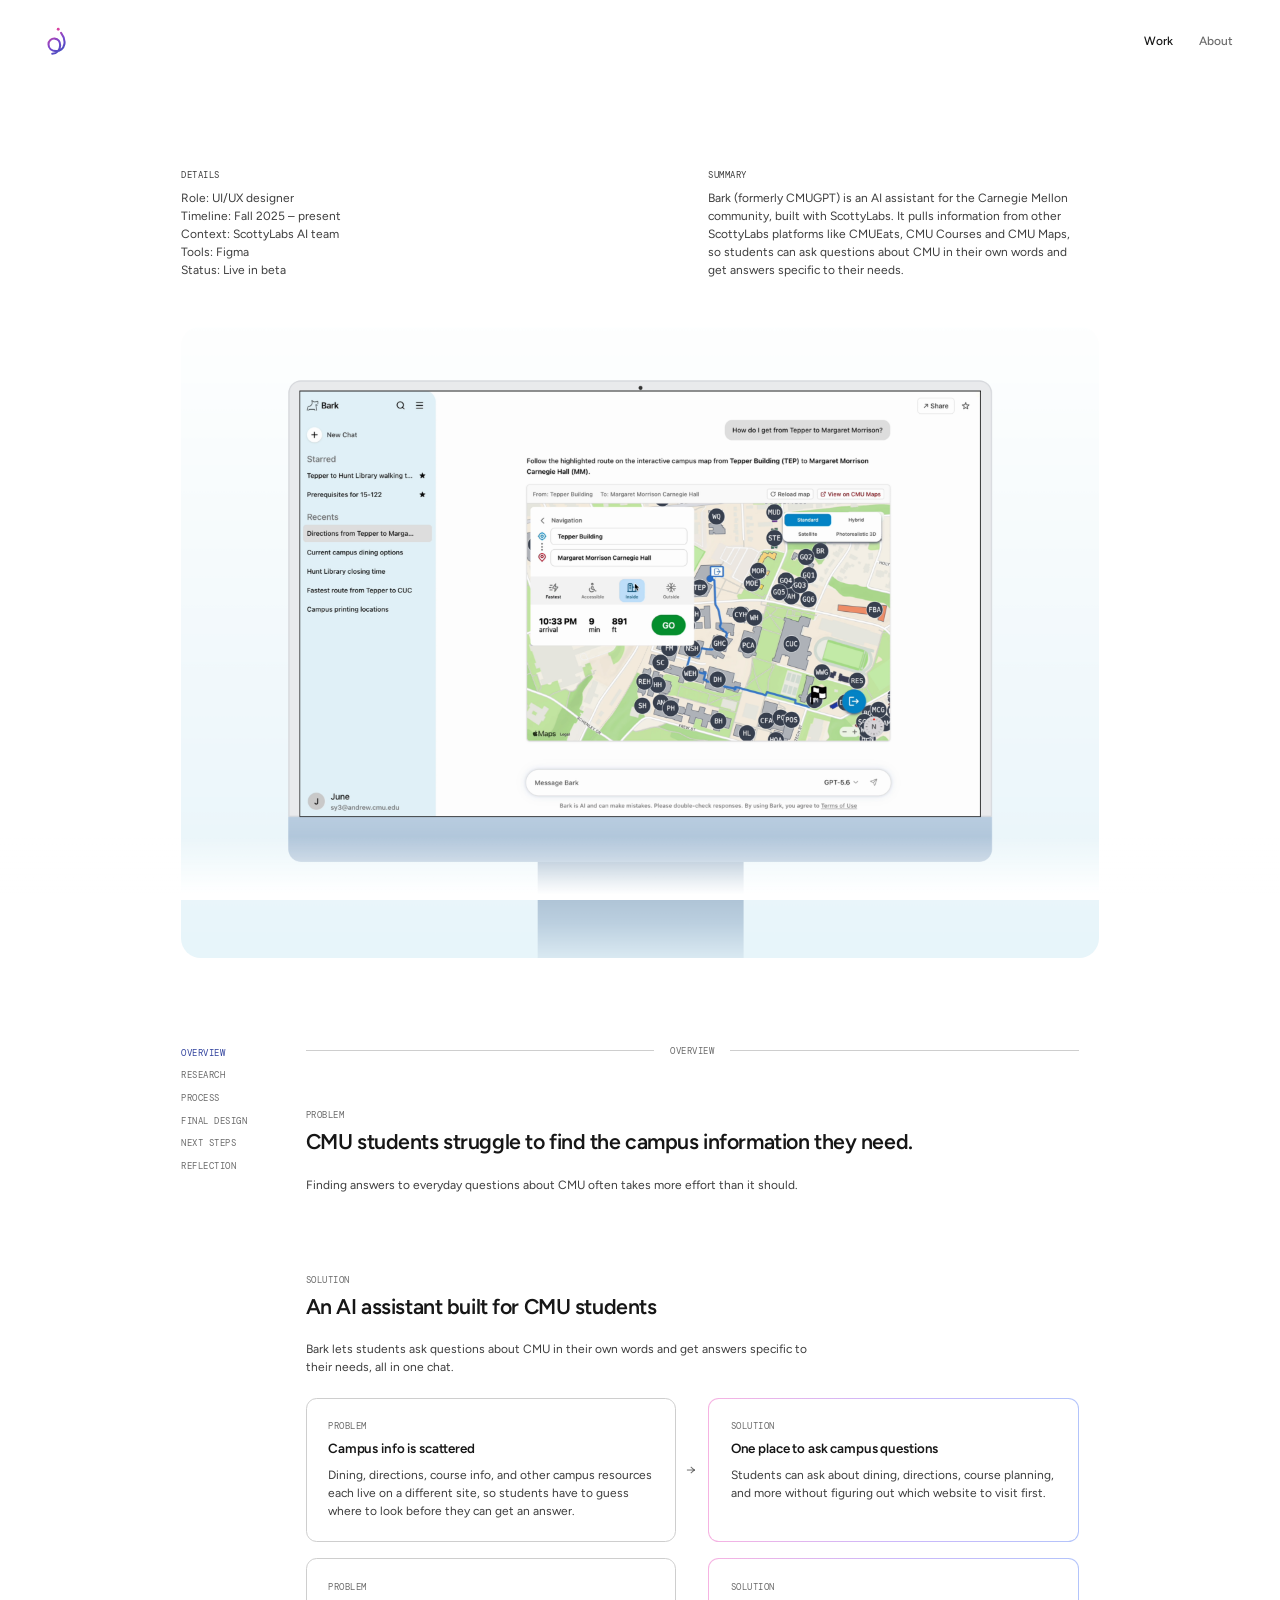
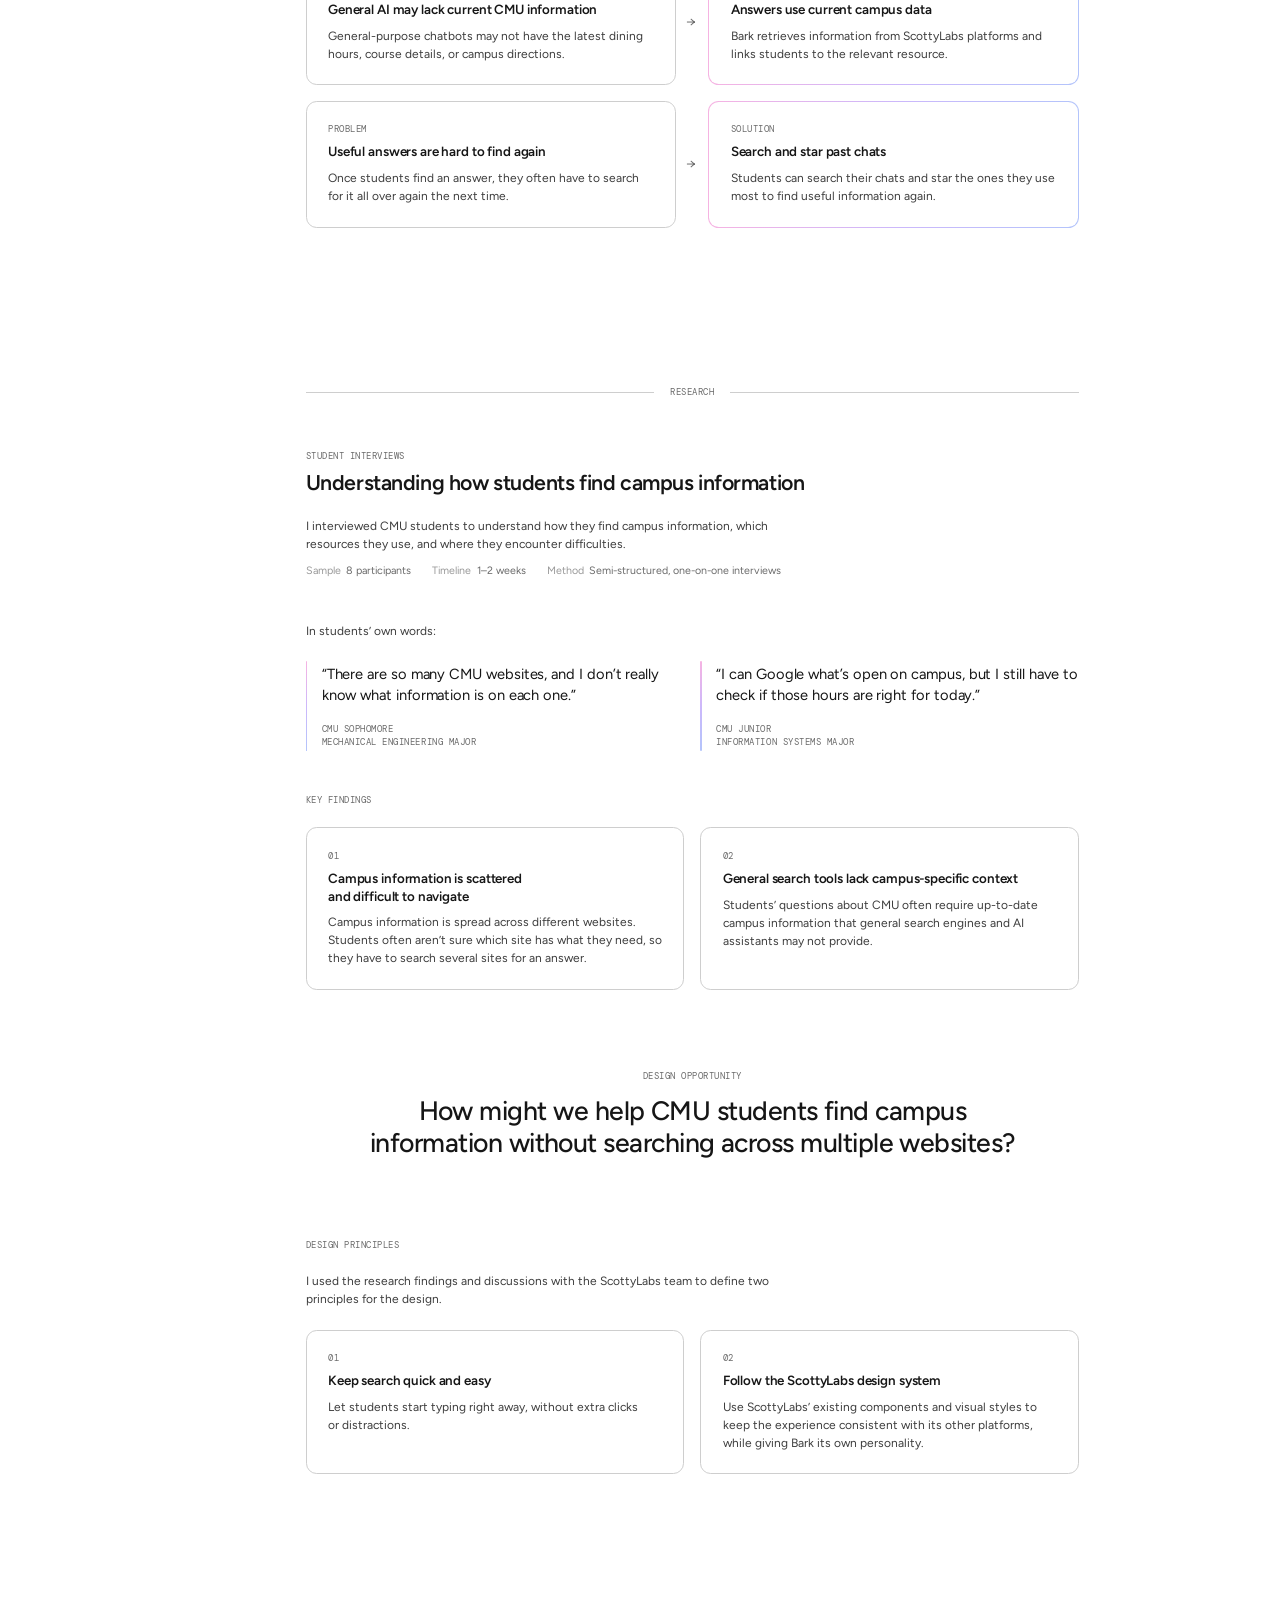
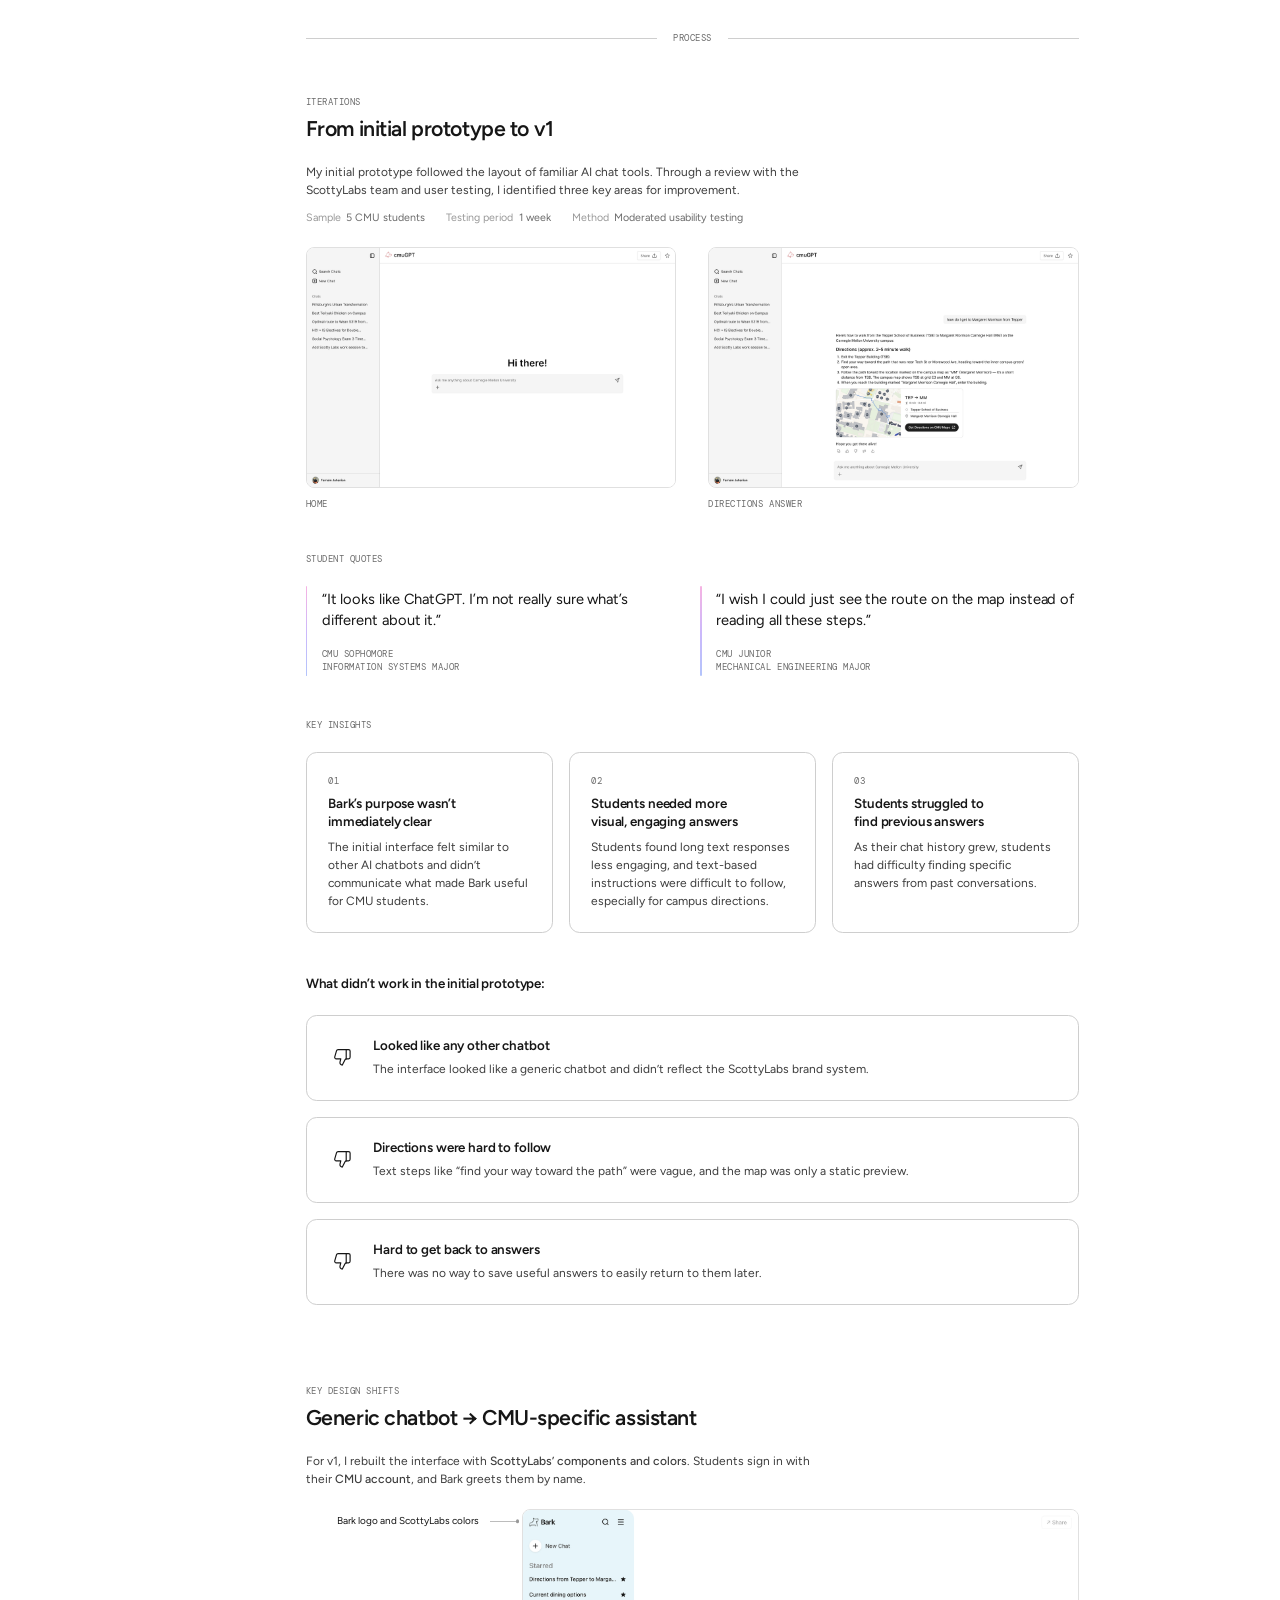
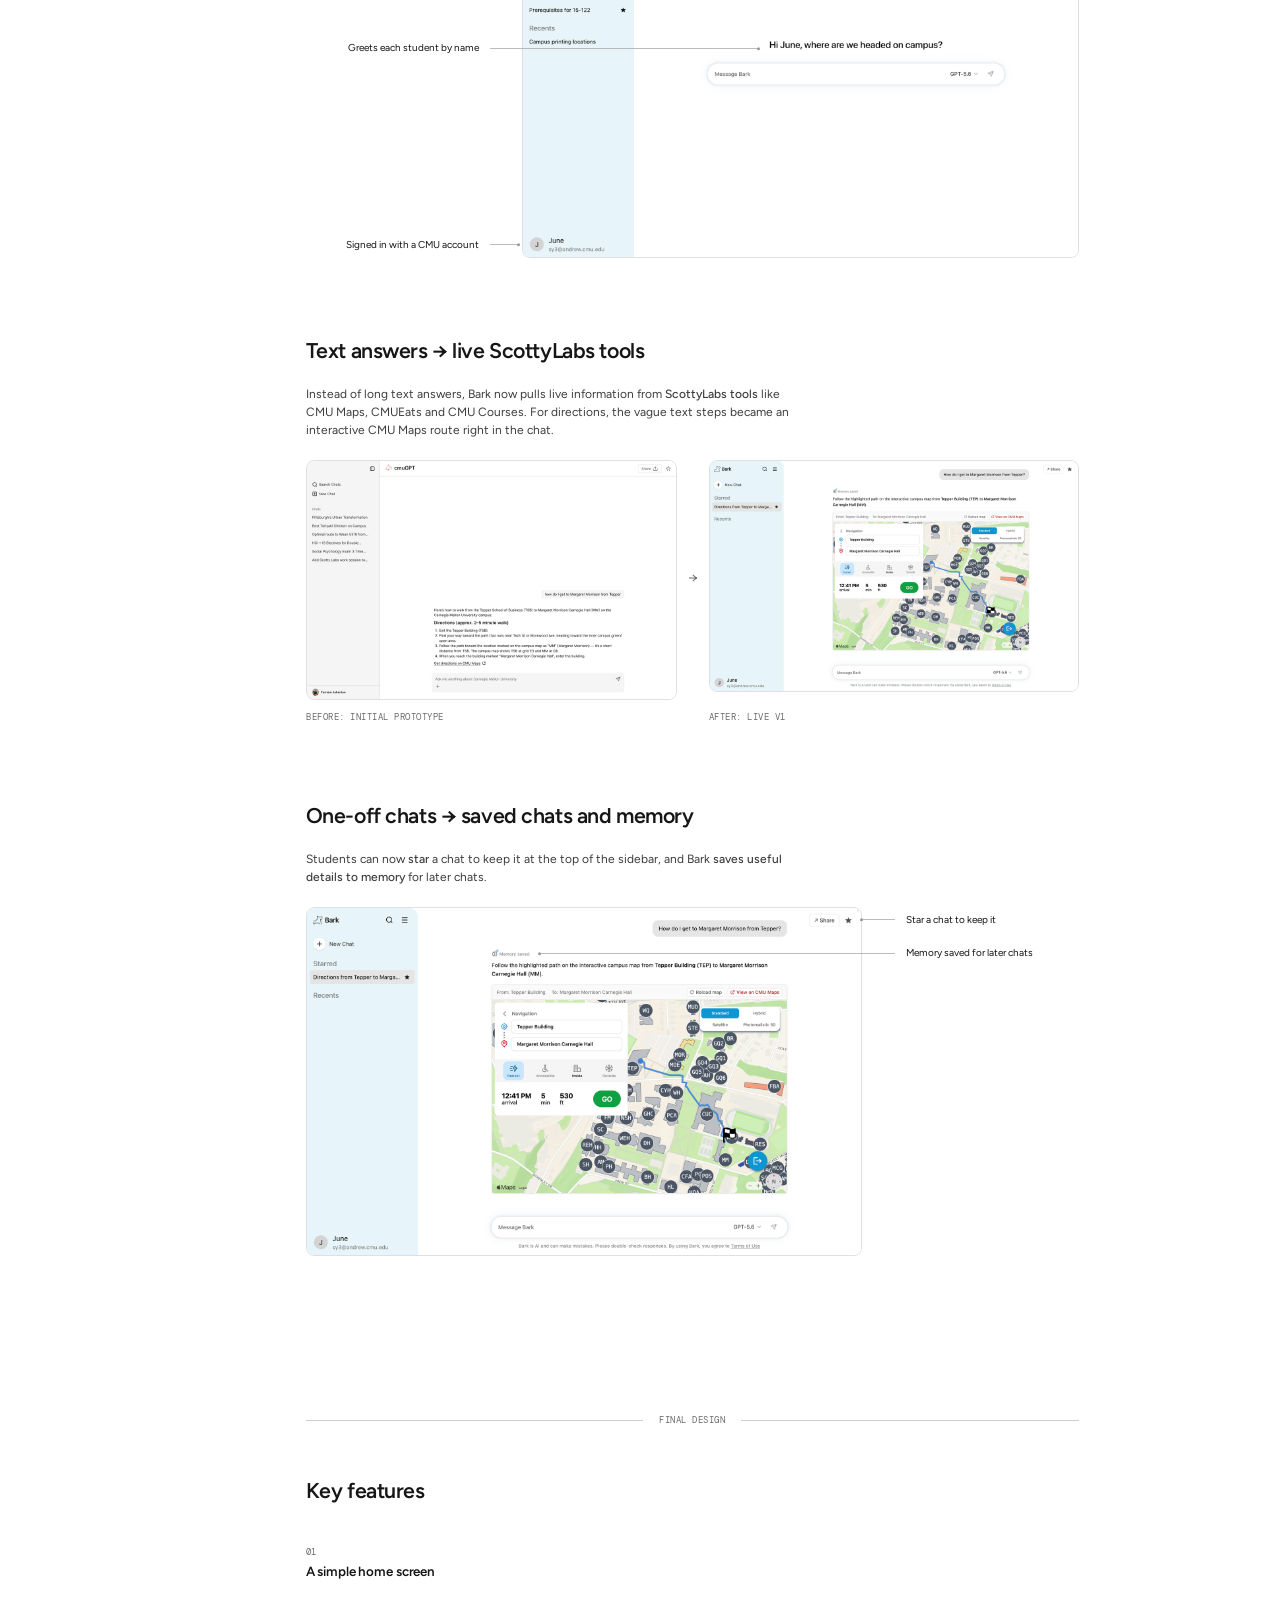
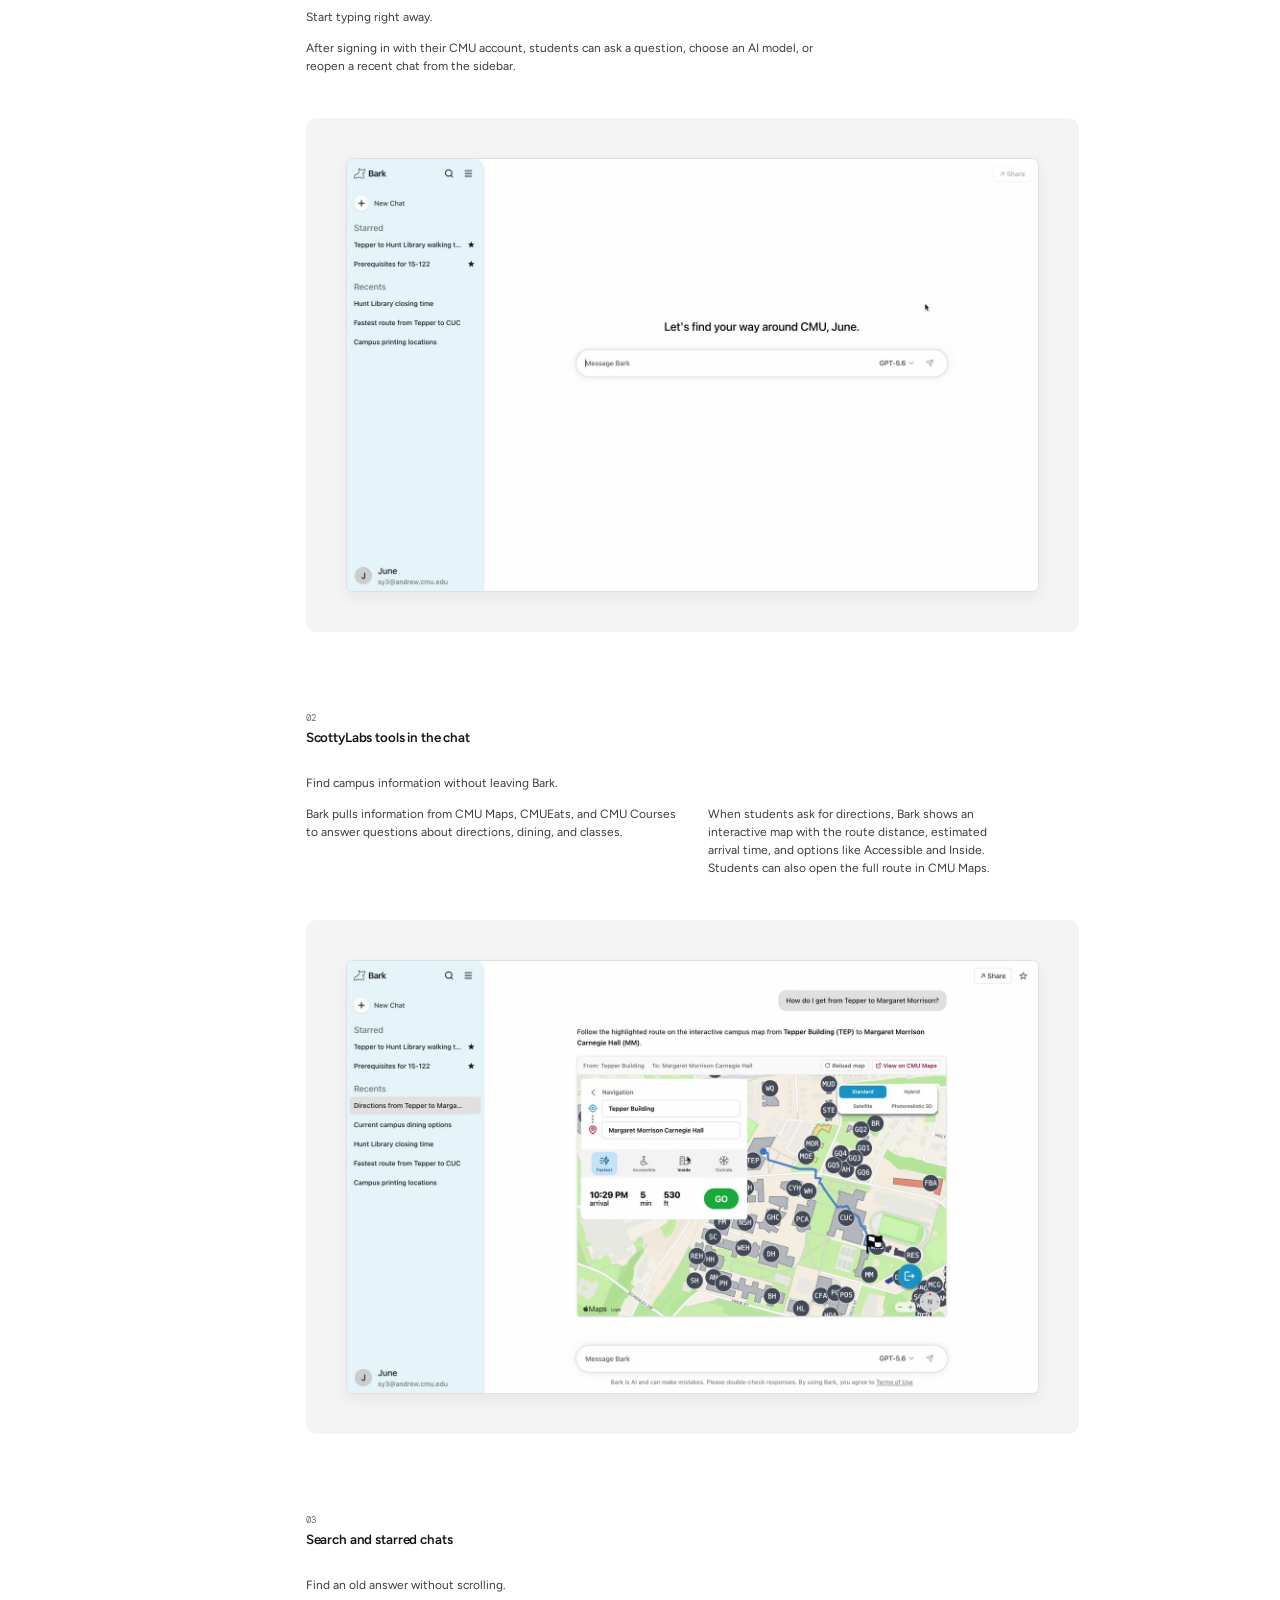
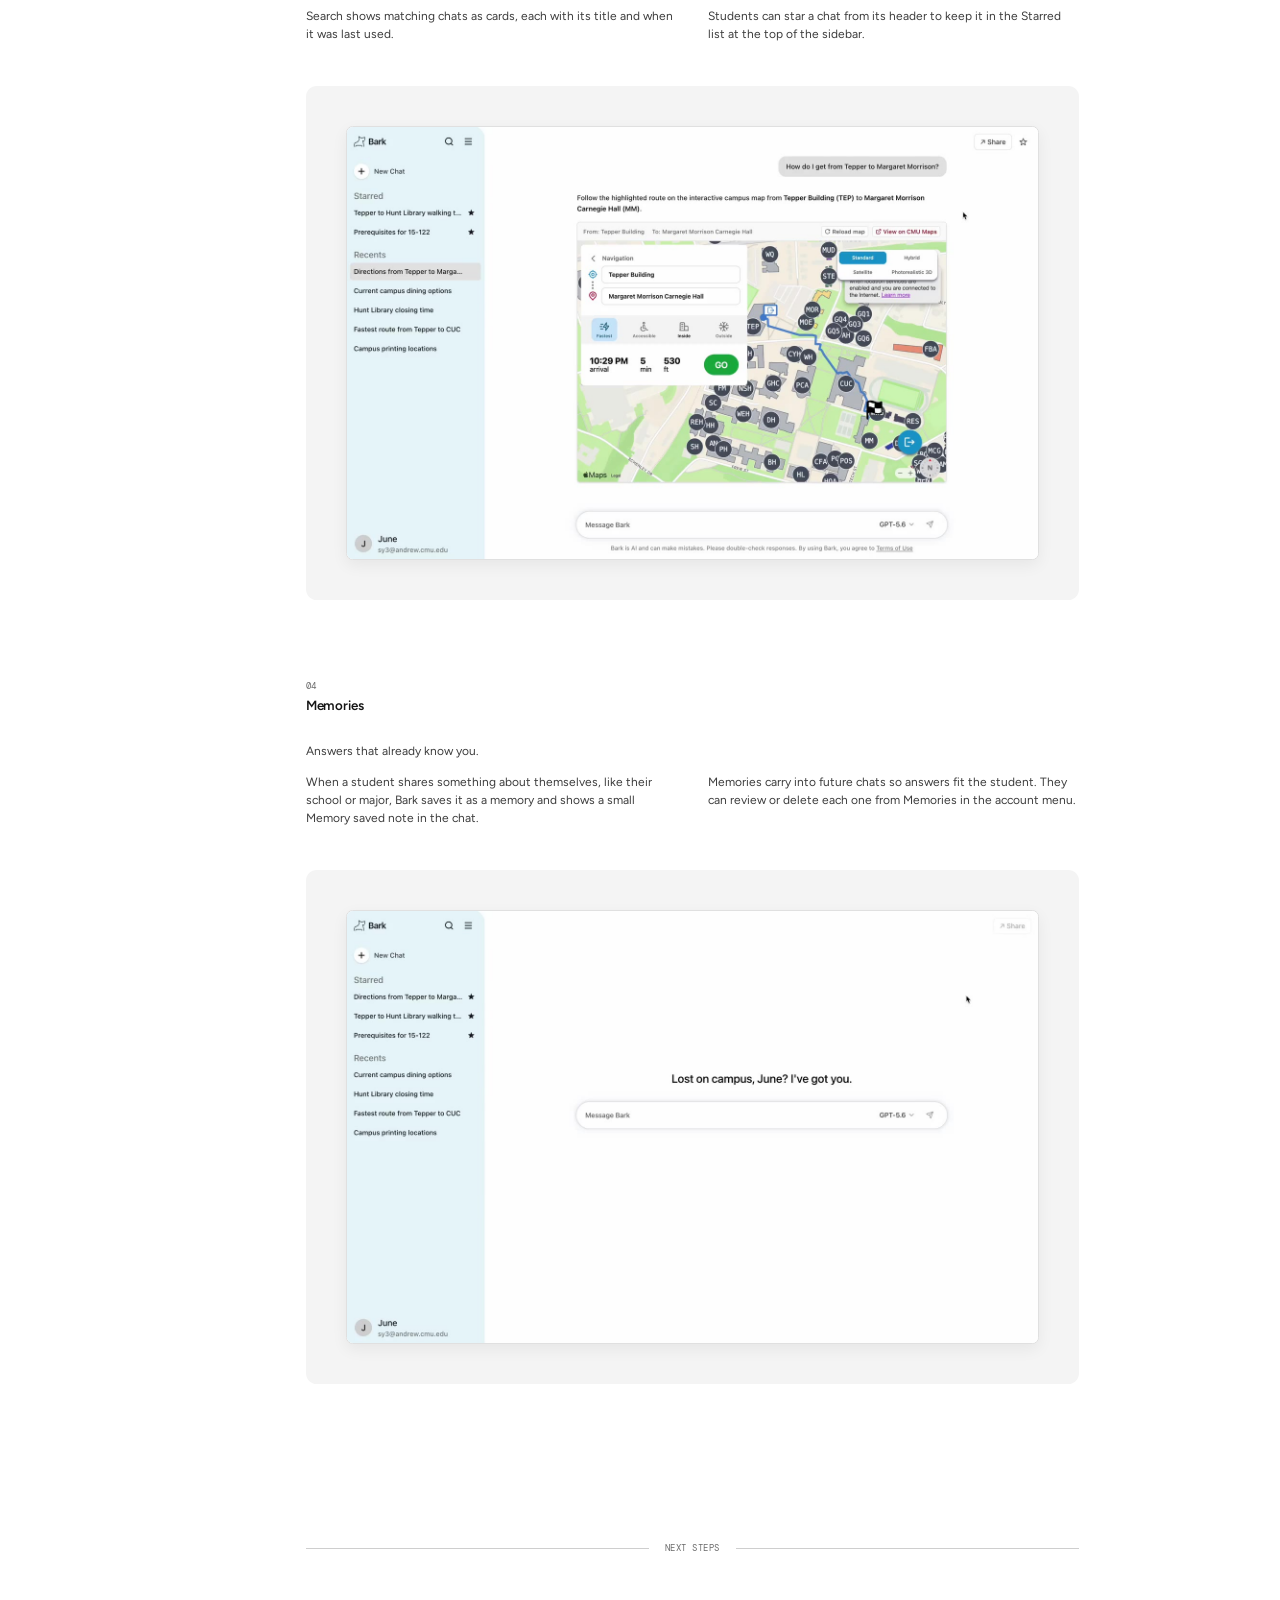
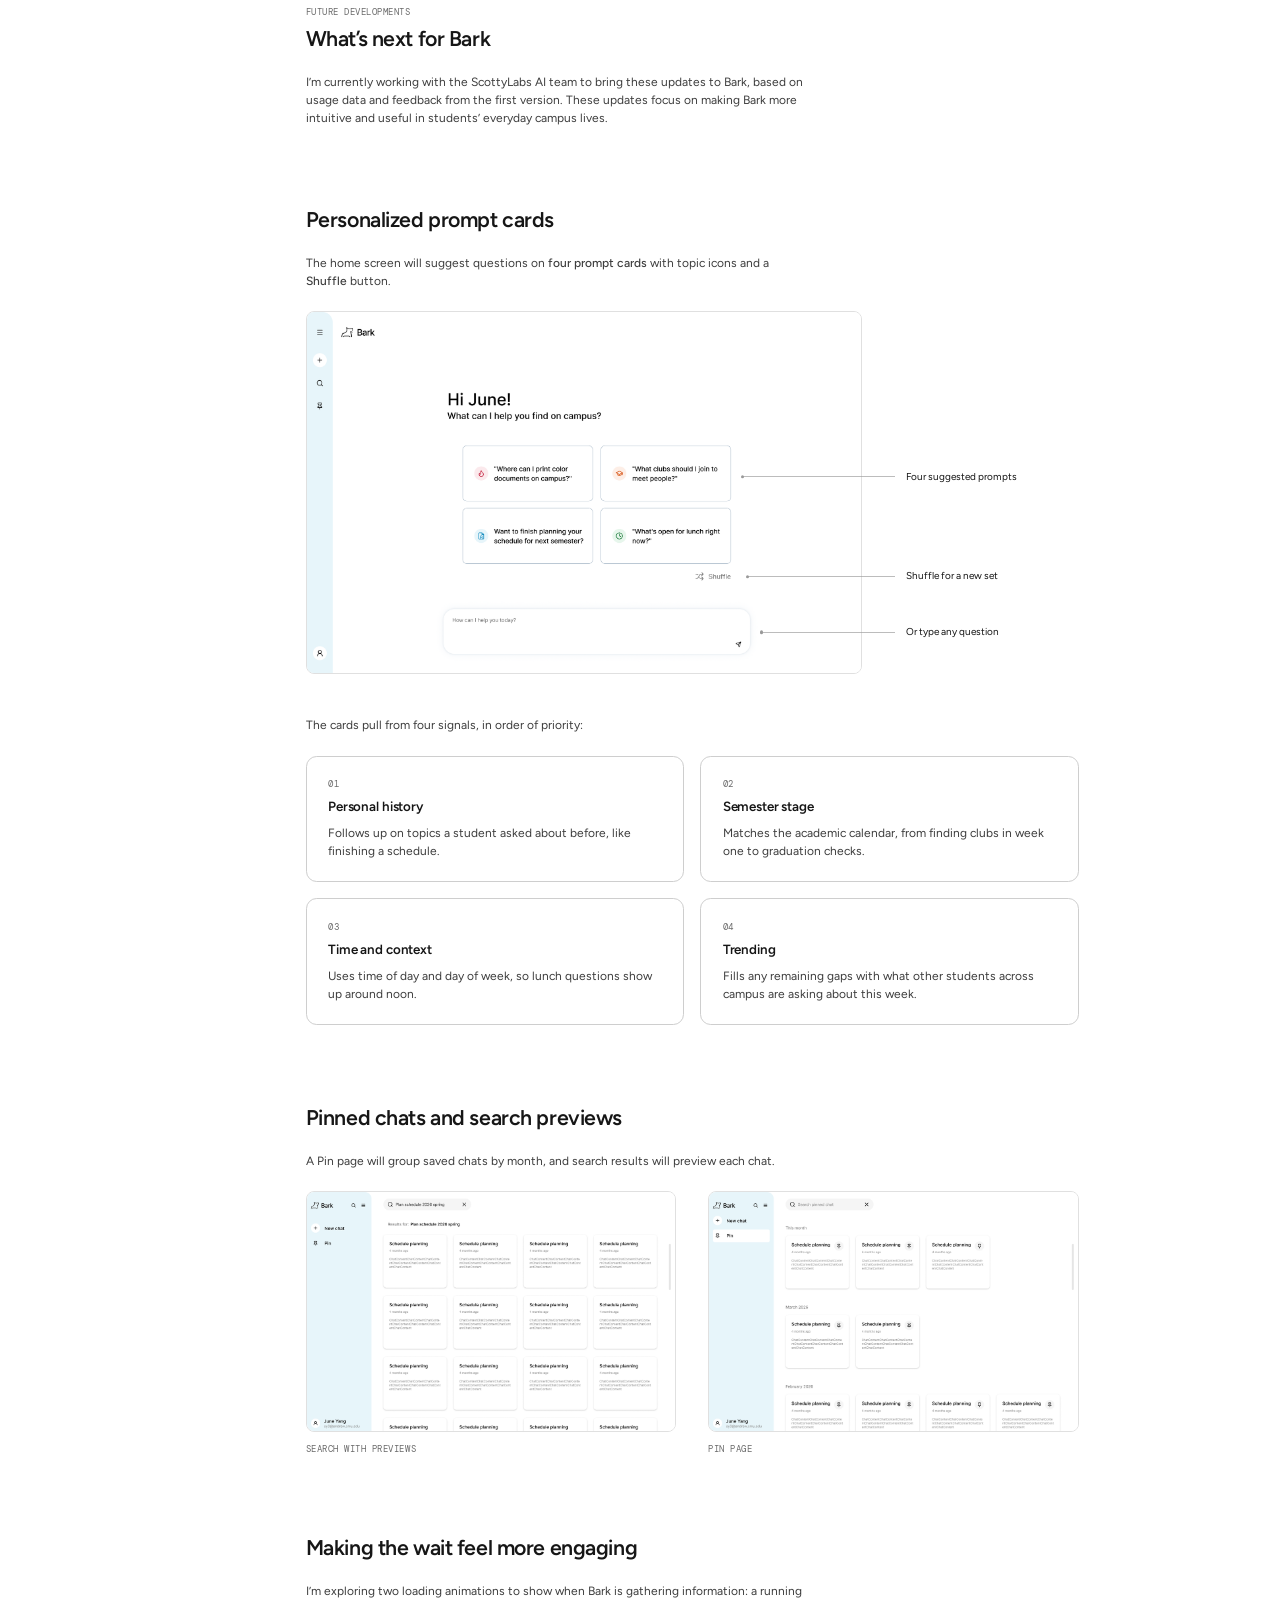
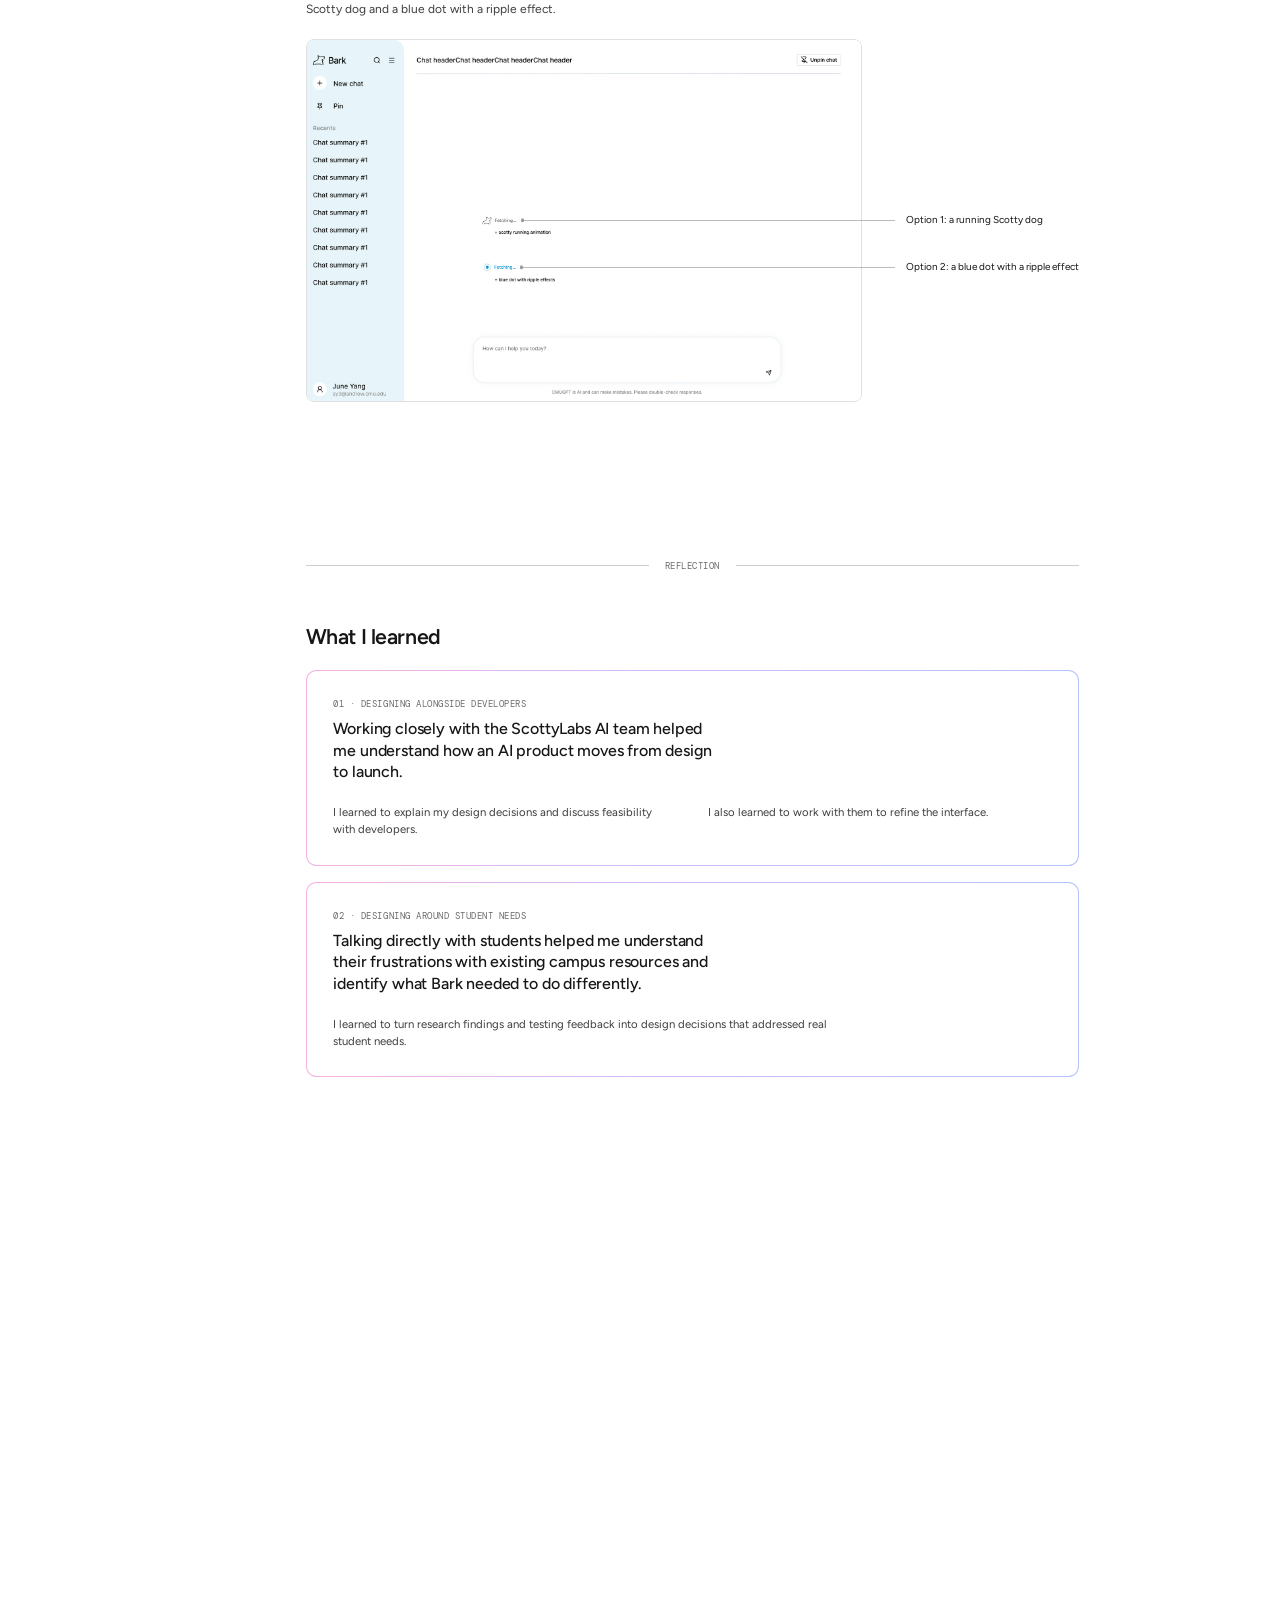
<file: cmugpt-site/index.html>
<!doctype html>
<html lang="en"><head><meta charset="utf-8">
<meta name="robots" content="noindex, nofollow">
<title>Moved</title>
<link rel="canonical" href="/bark/">
<meta http-equiv="refresh" content="0; url=/bark/">
<script>location.replace('/bark/'+location.hash)</script>
</head><body><a href="/bark/">This page has moved.</a></body></html>
</file>
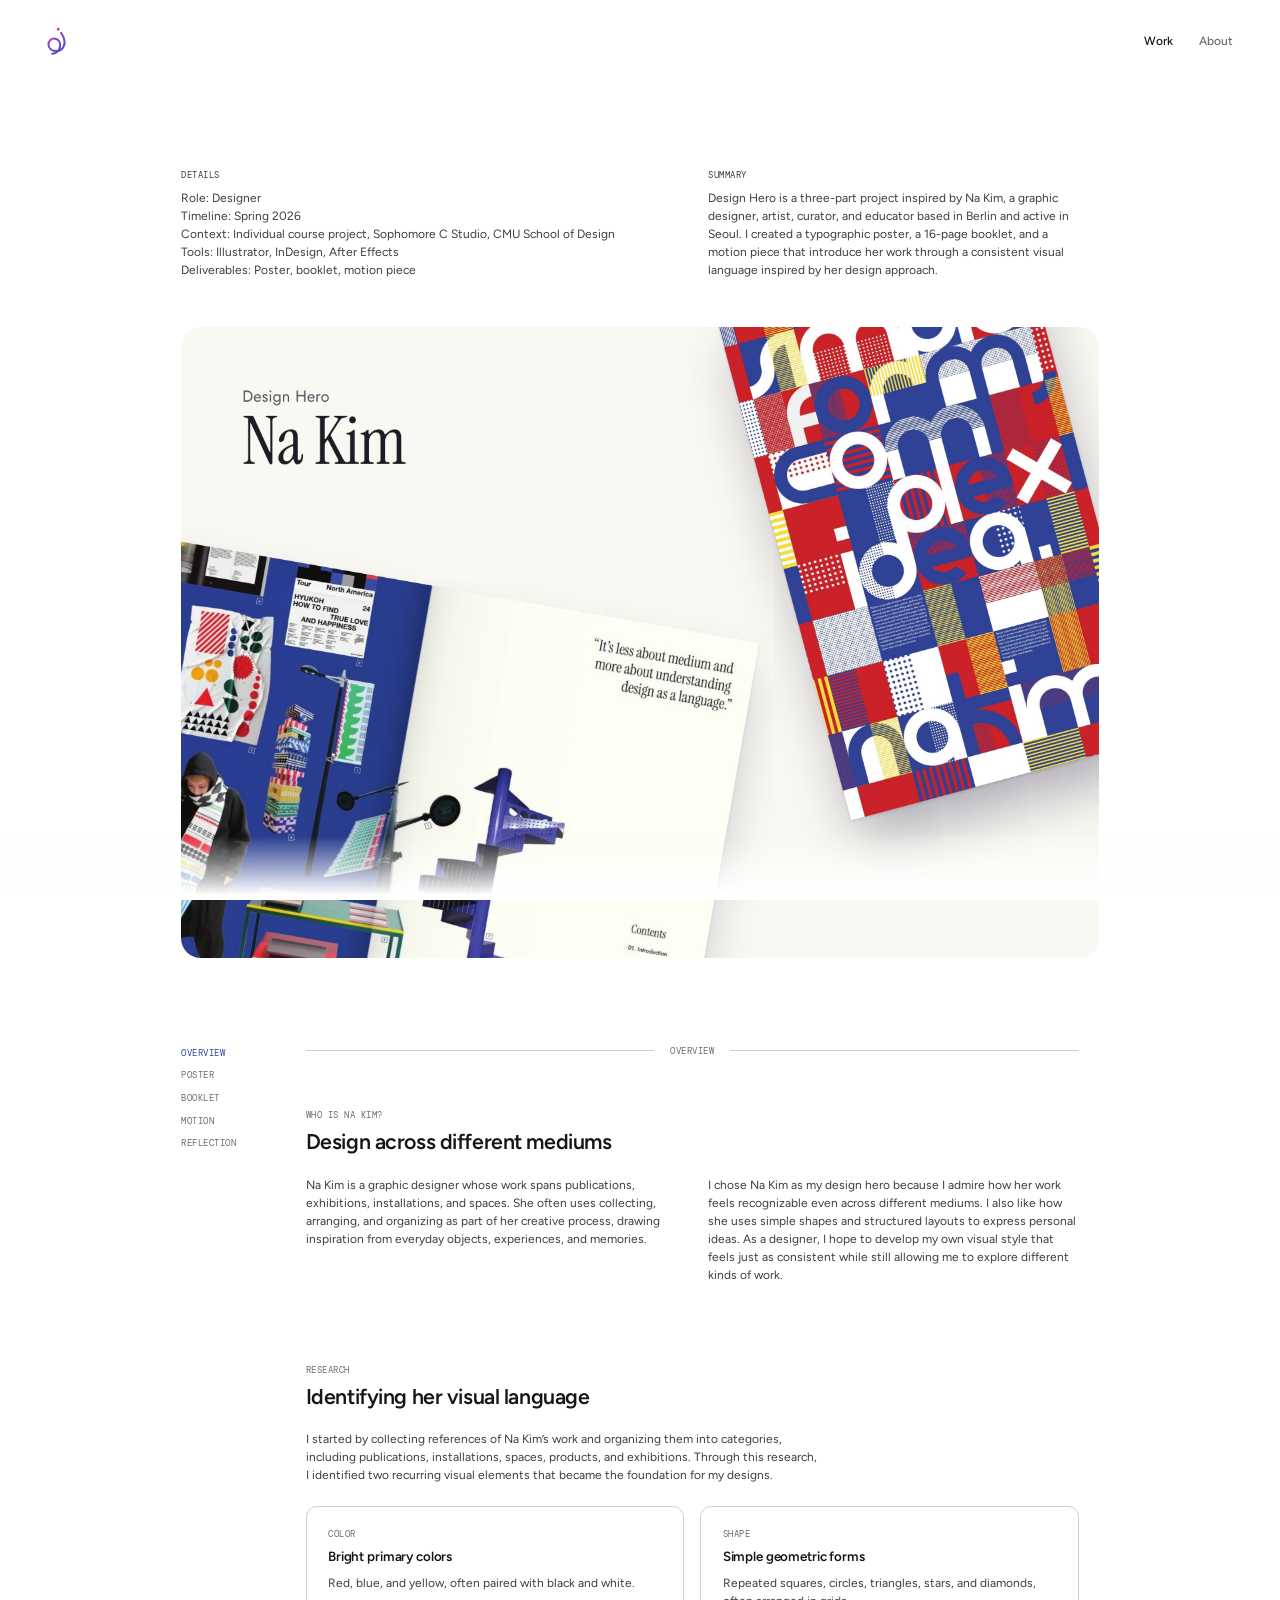
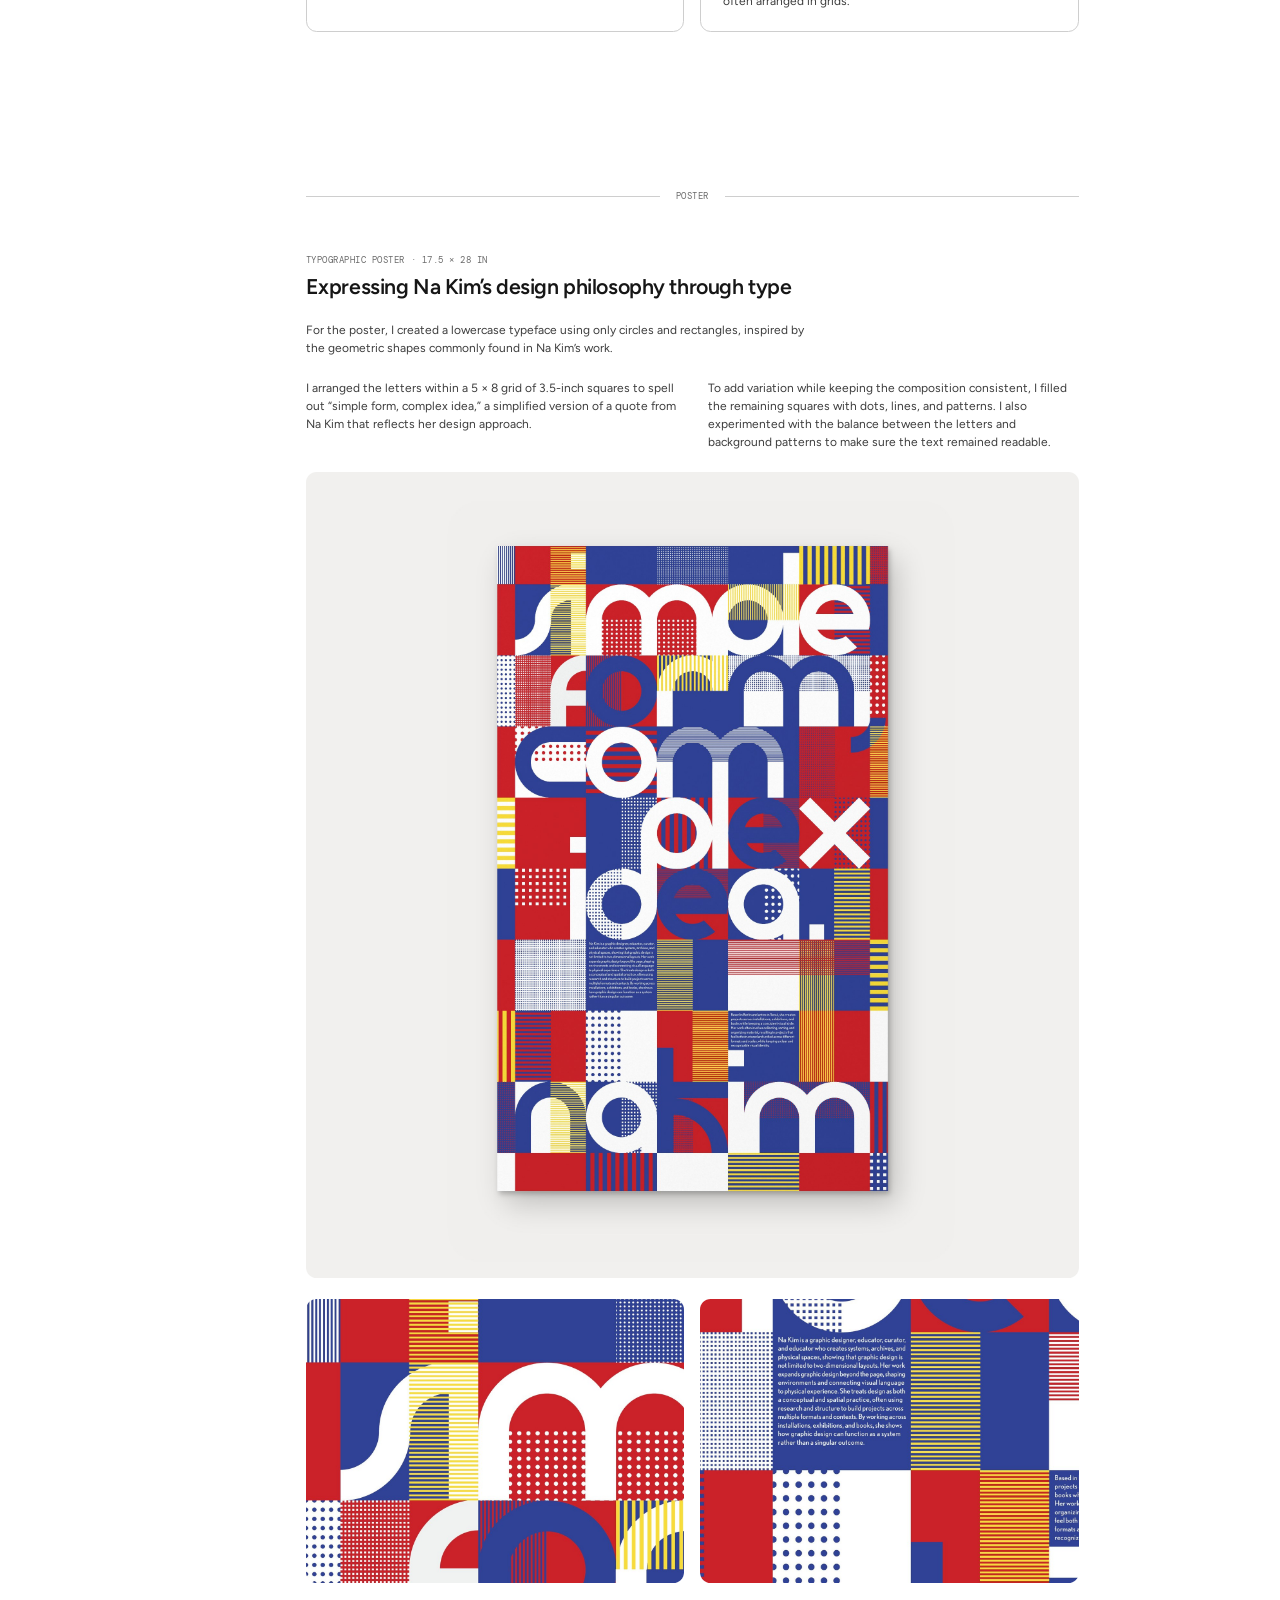
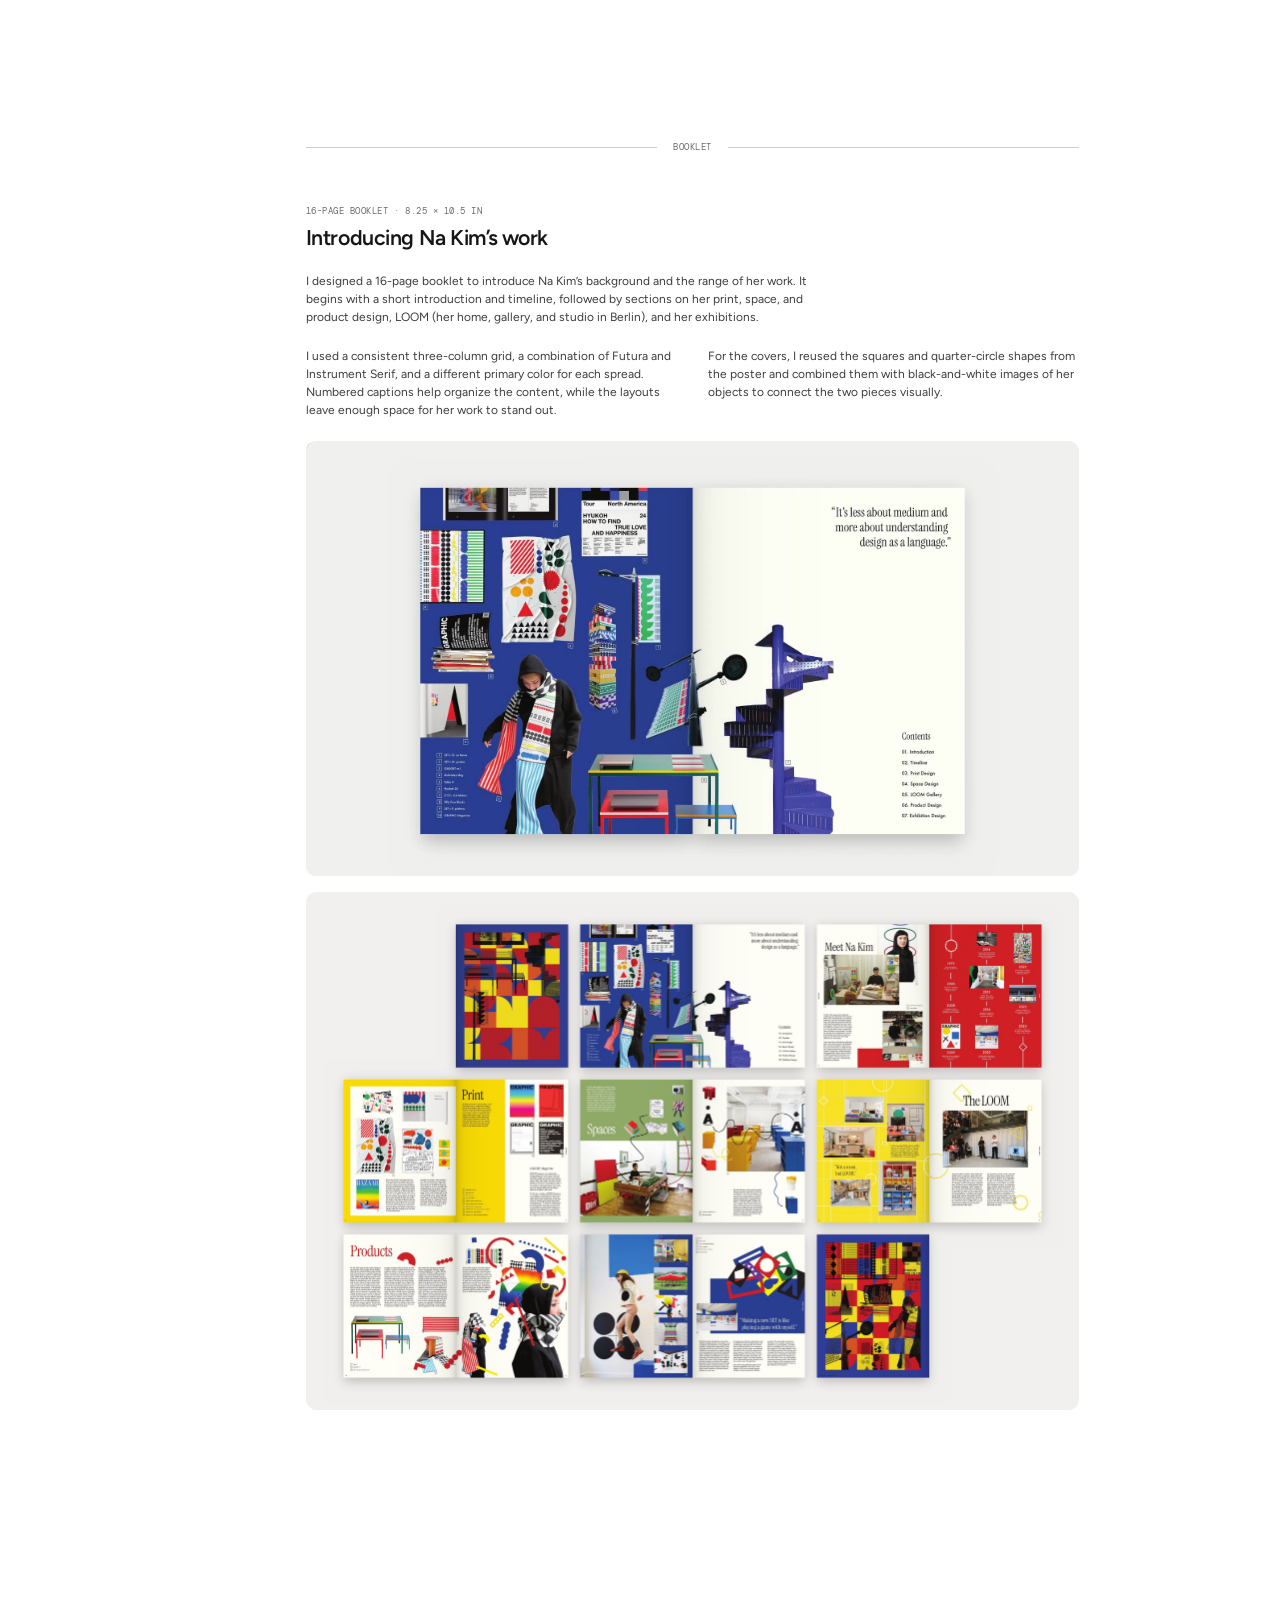
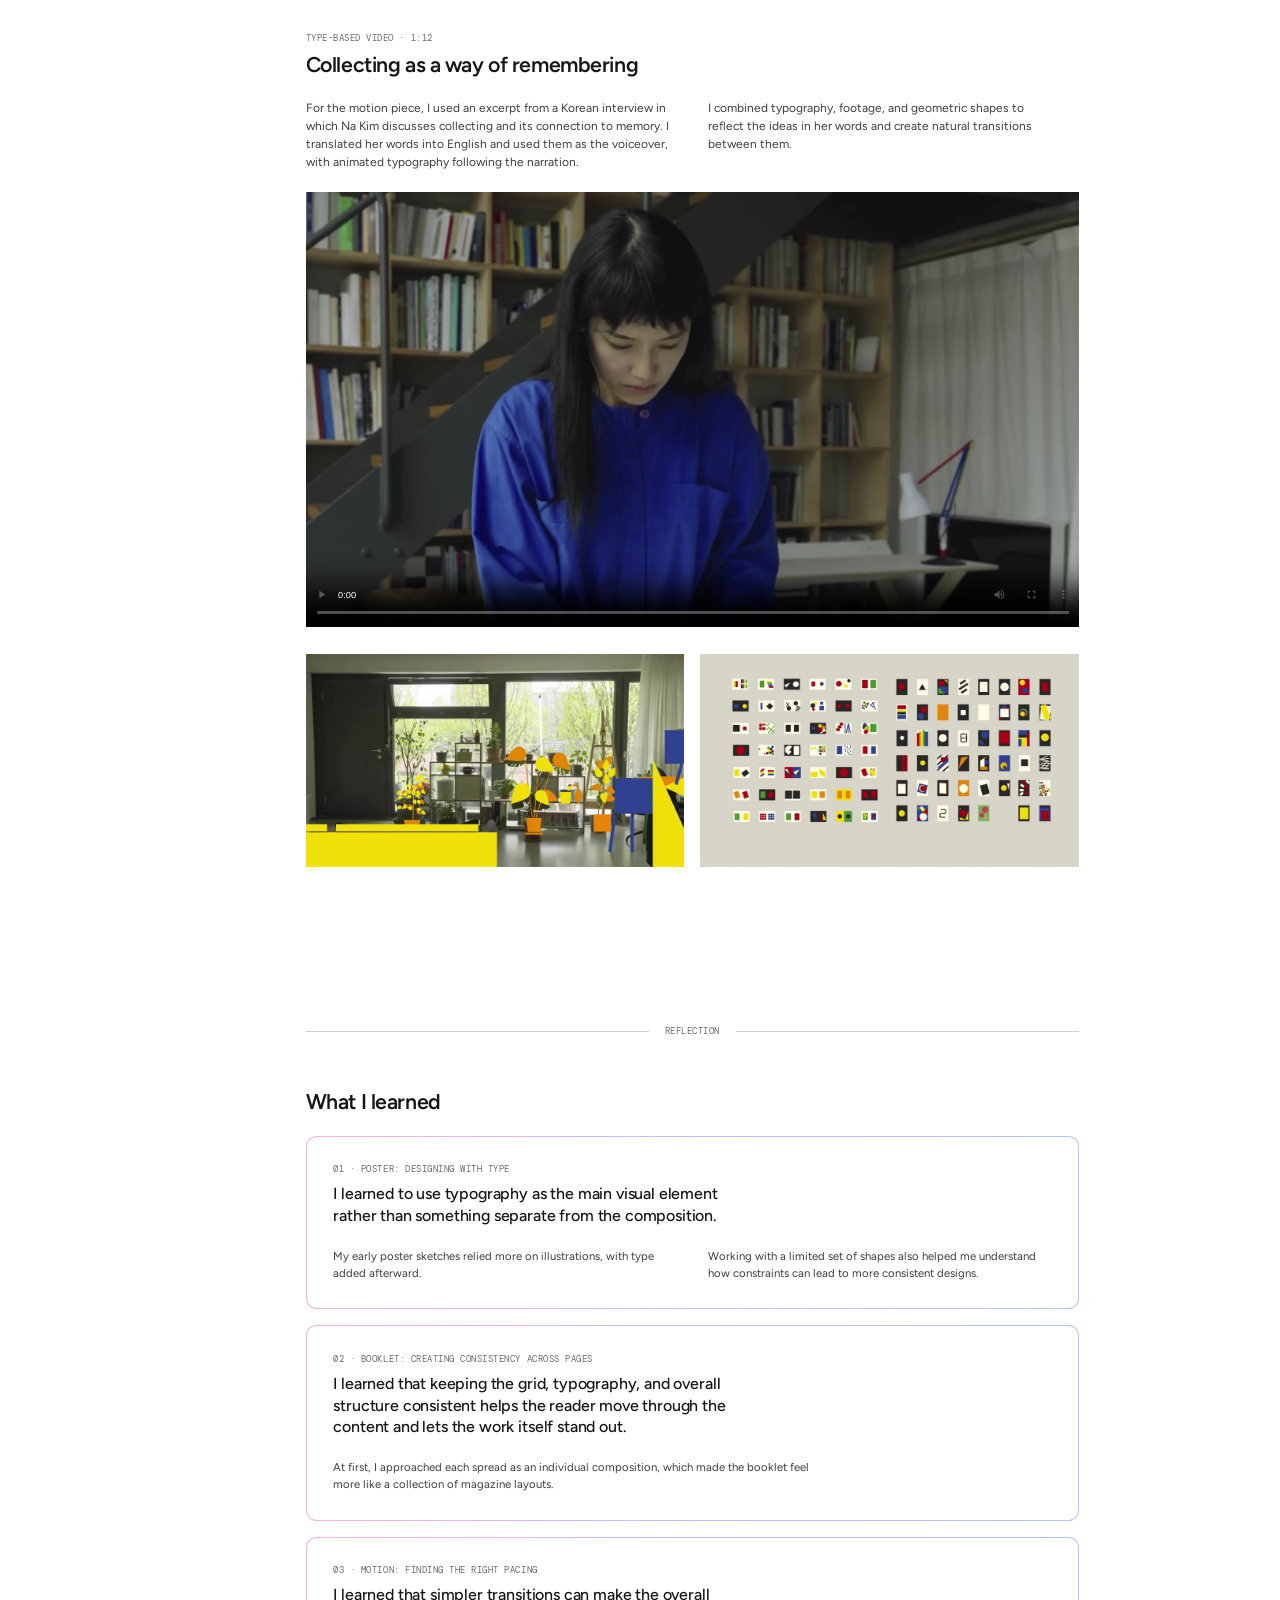
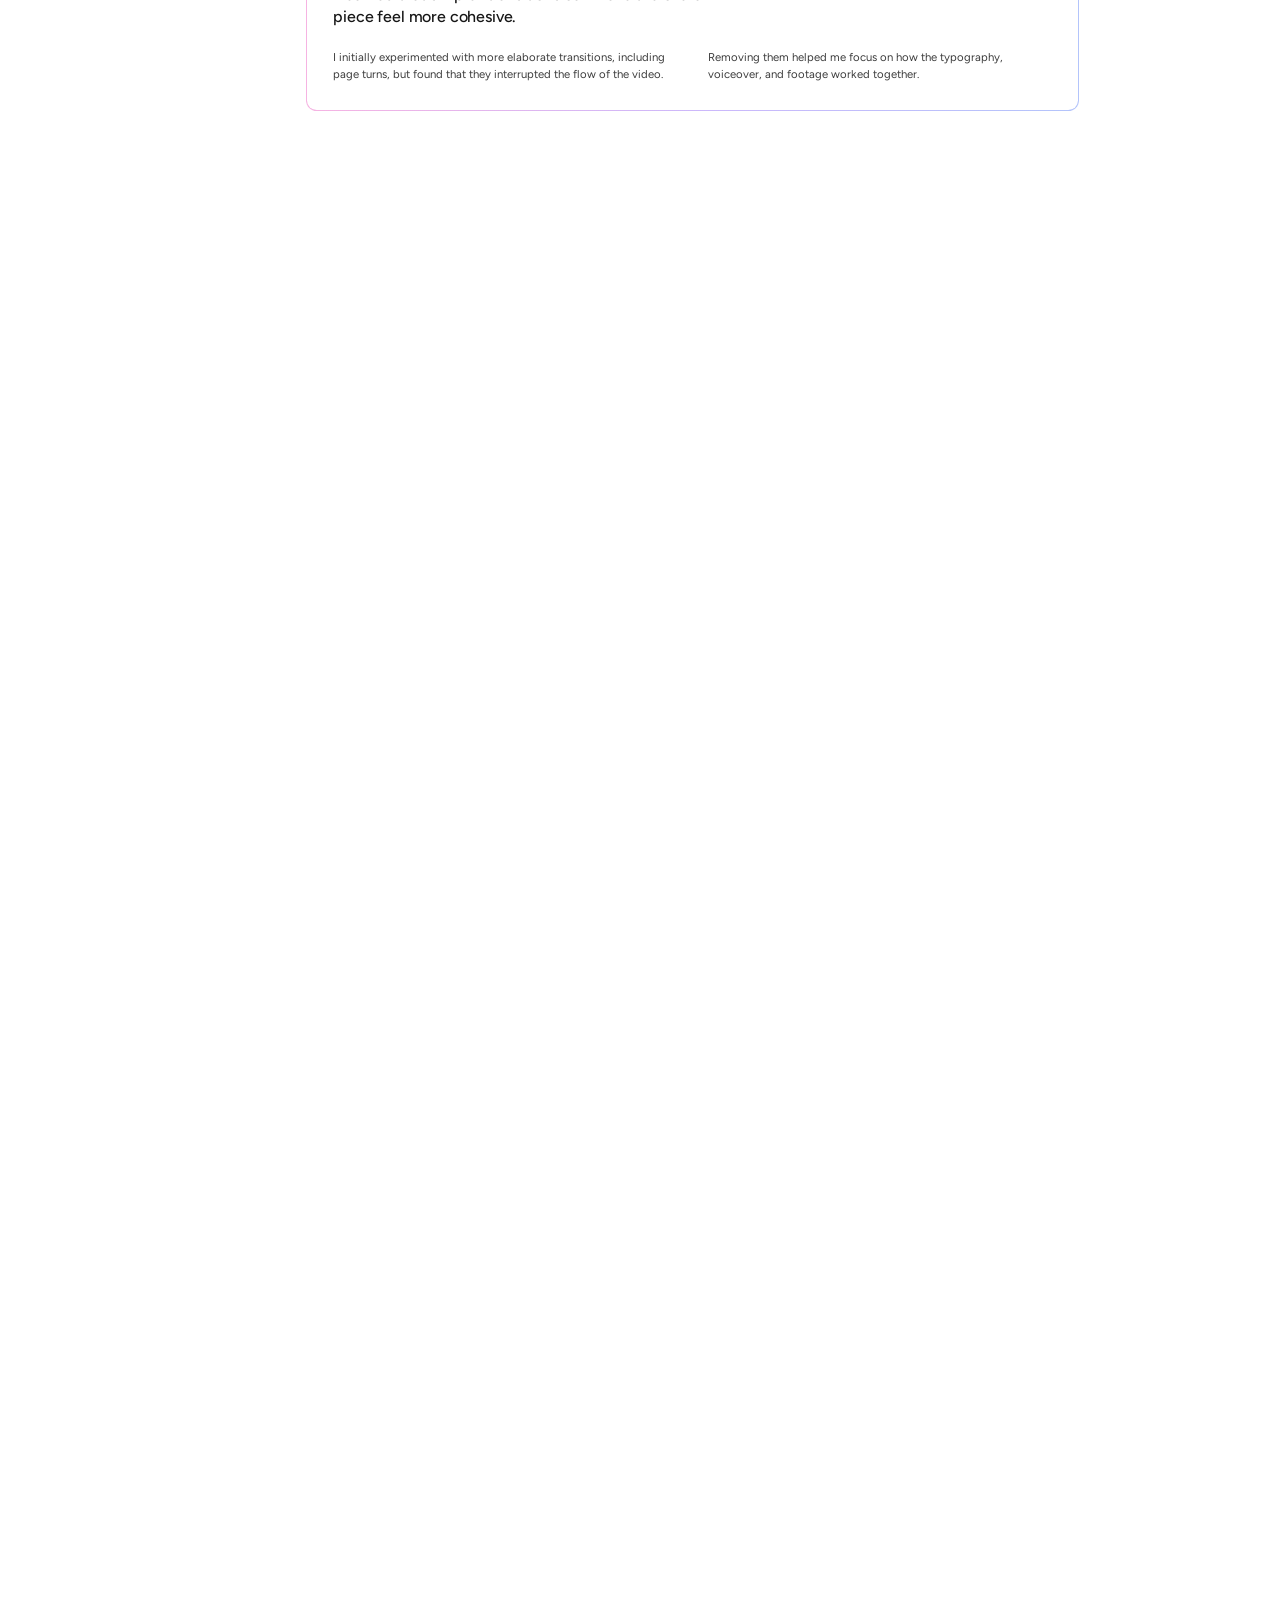
<file: design-hero-site/index.html>
<!doctype html>
<html lang="en"><head><meta charset="utf-8">
<meta name="robots" content="noindex, nofollow">
<title>Moved</title>
<link rel="canonical" href="/design-hero/">
<meta http-equiv="refresh" content="0; url=/design-hero/">
<script>location.replace('/design-hero/'+location.hash)</script>
</head><body><a href="/design-hero/">This page has moved.</a></body></html>
</file>
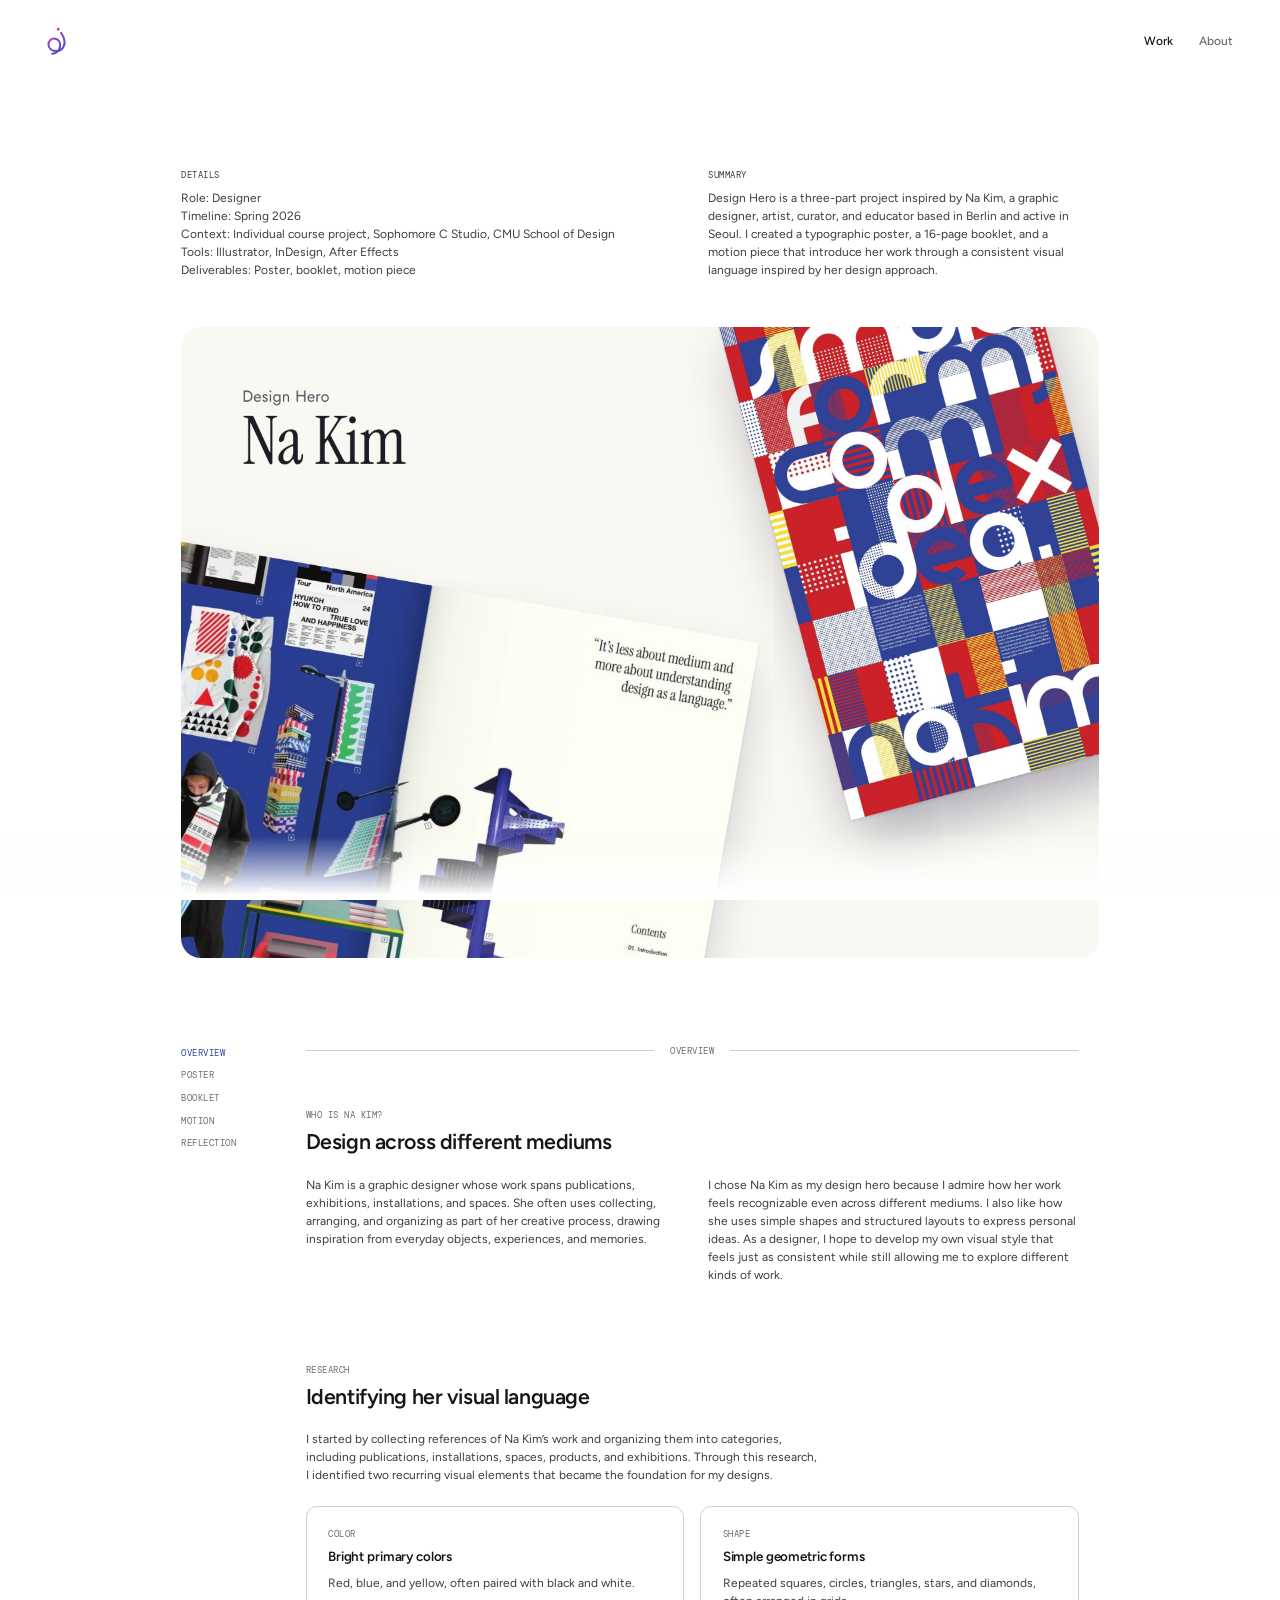
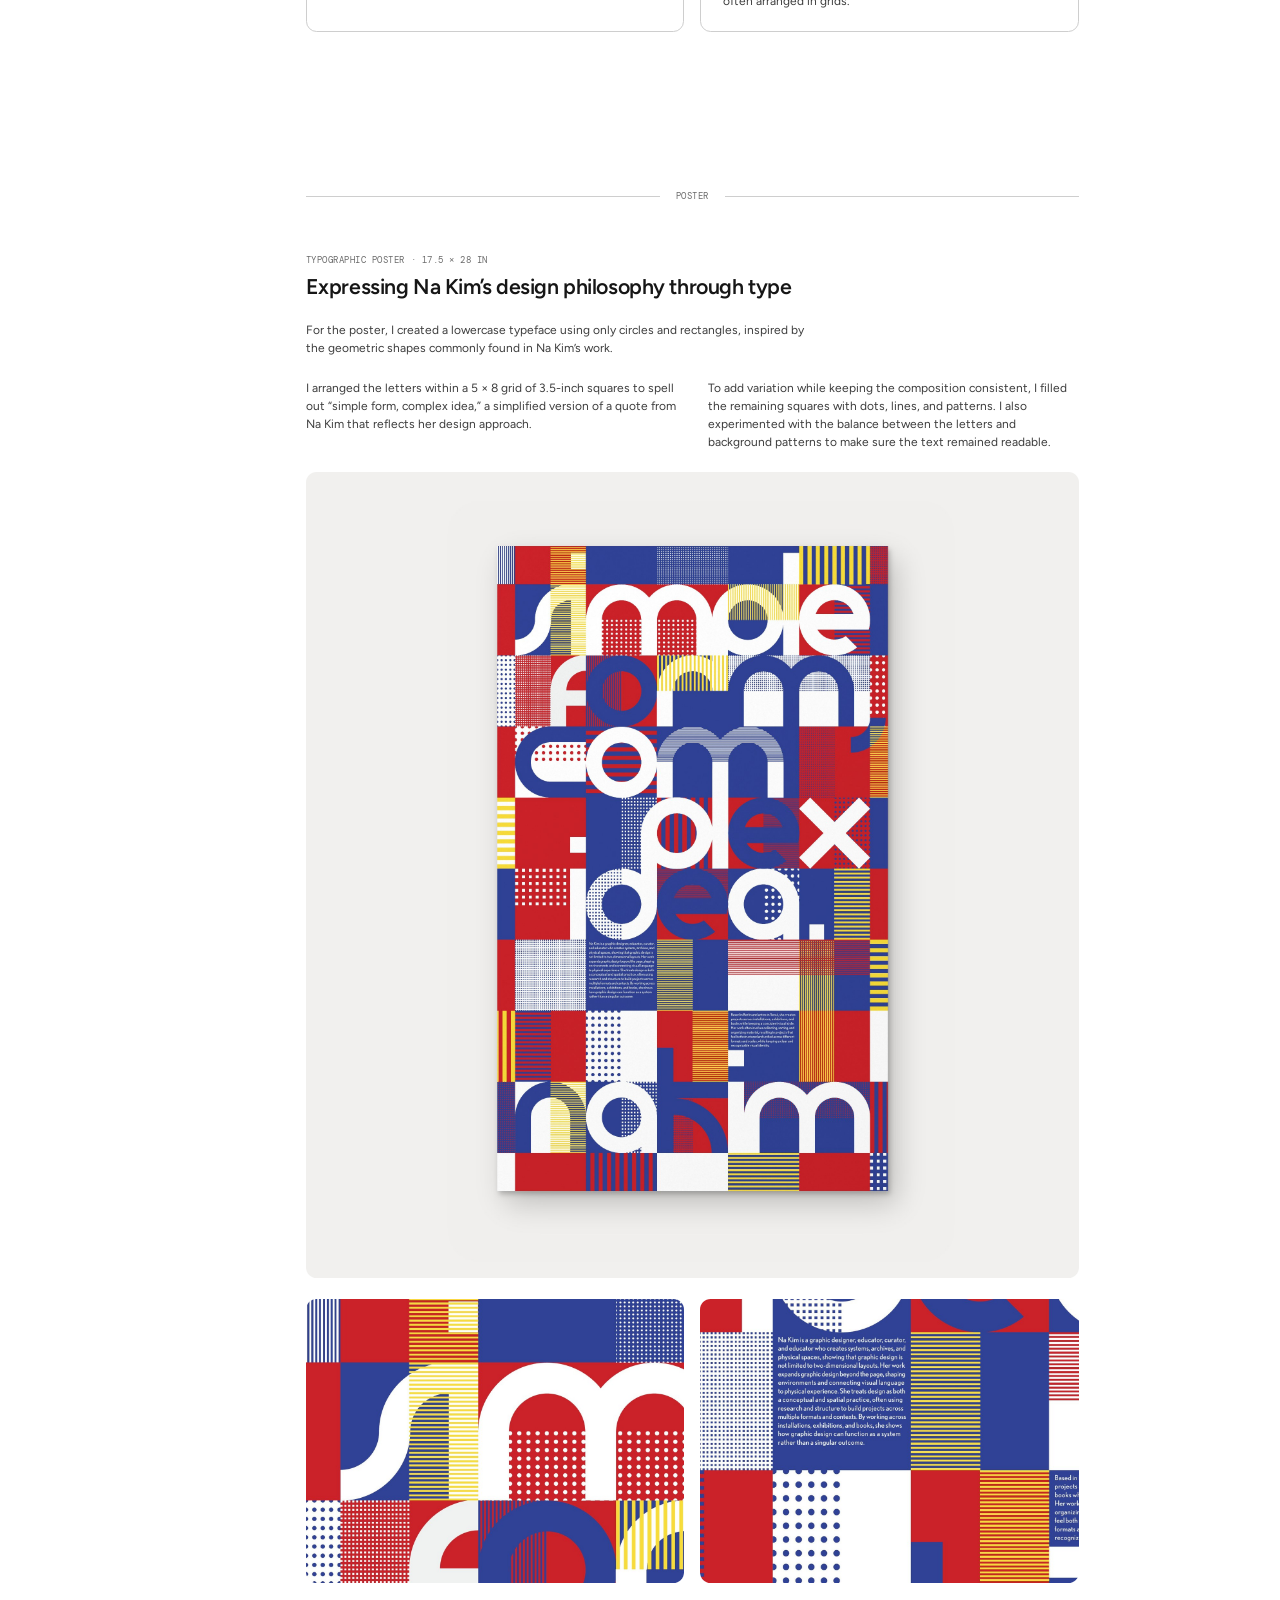
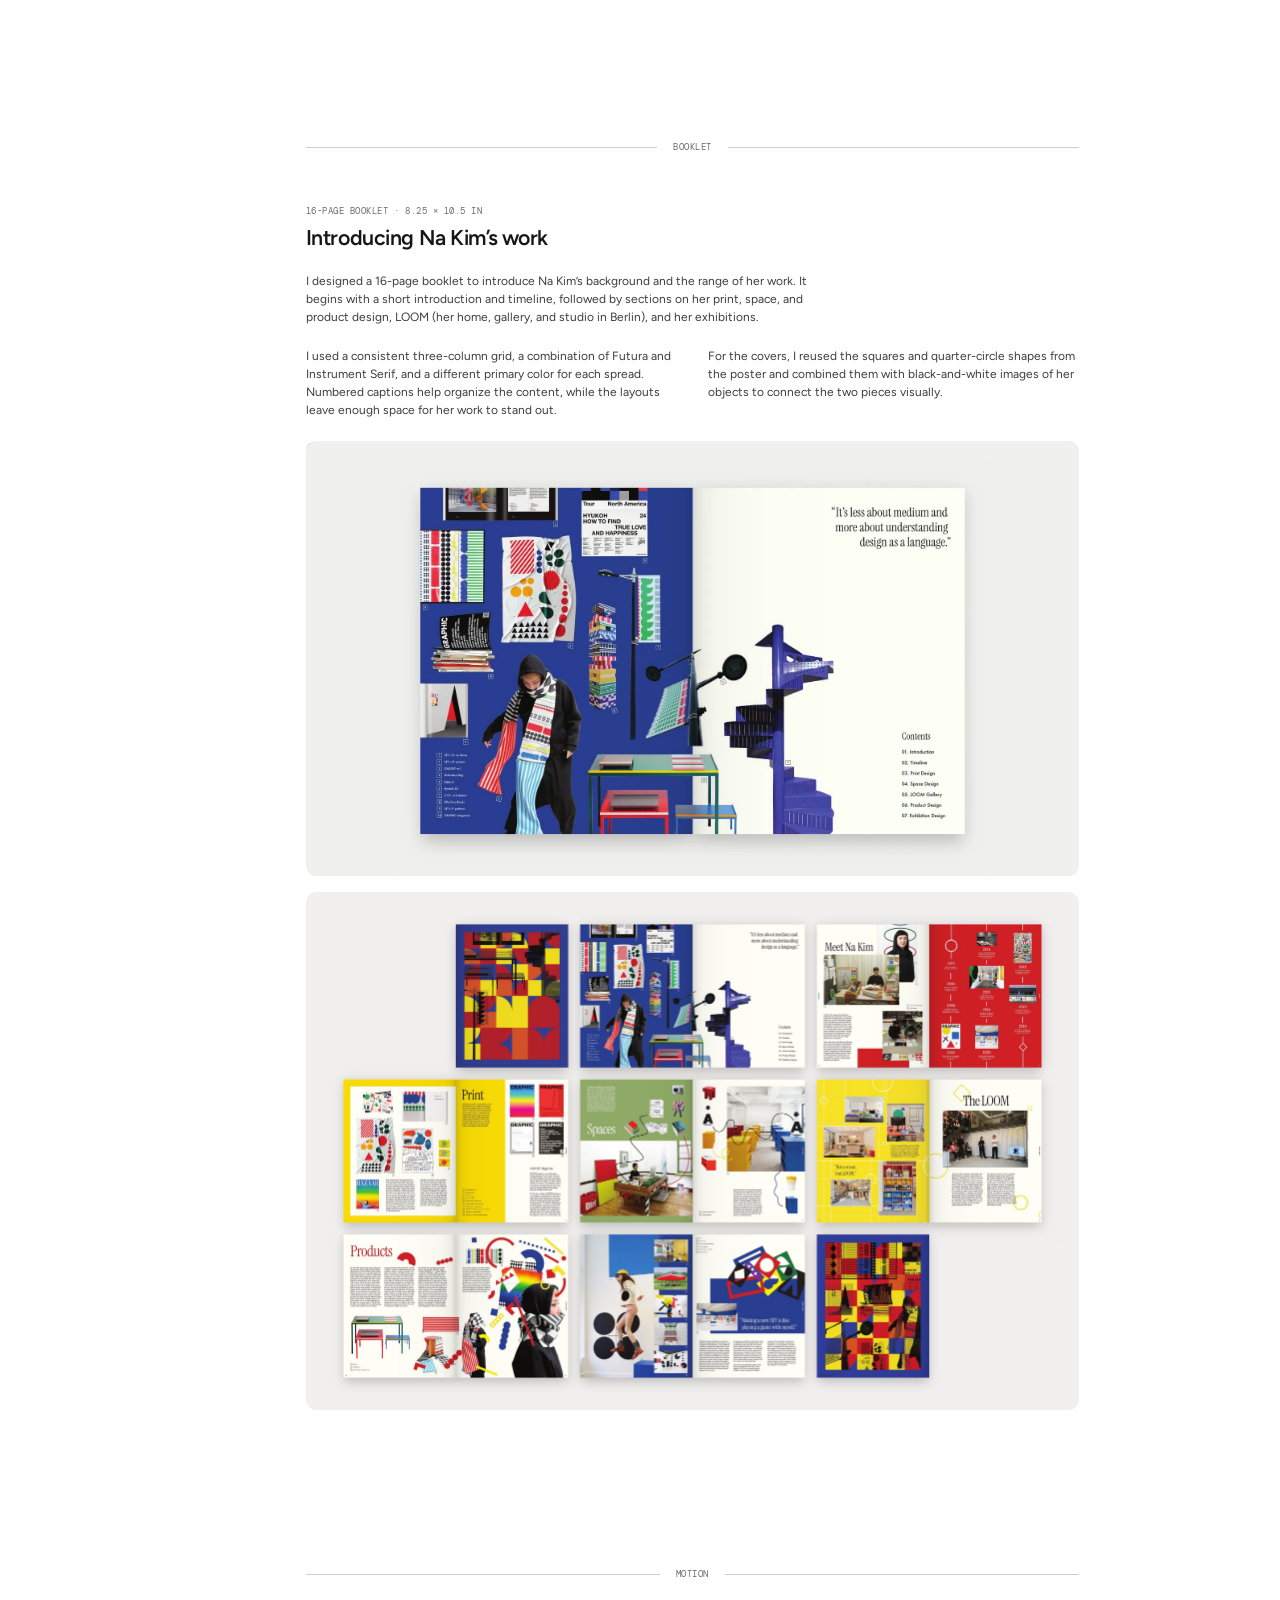
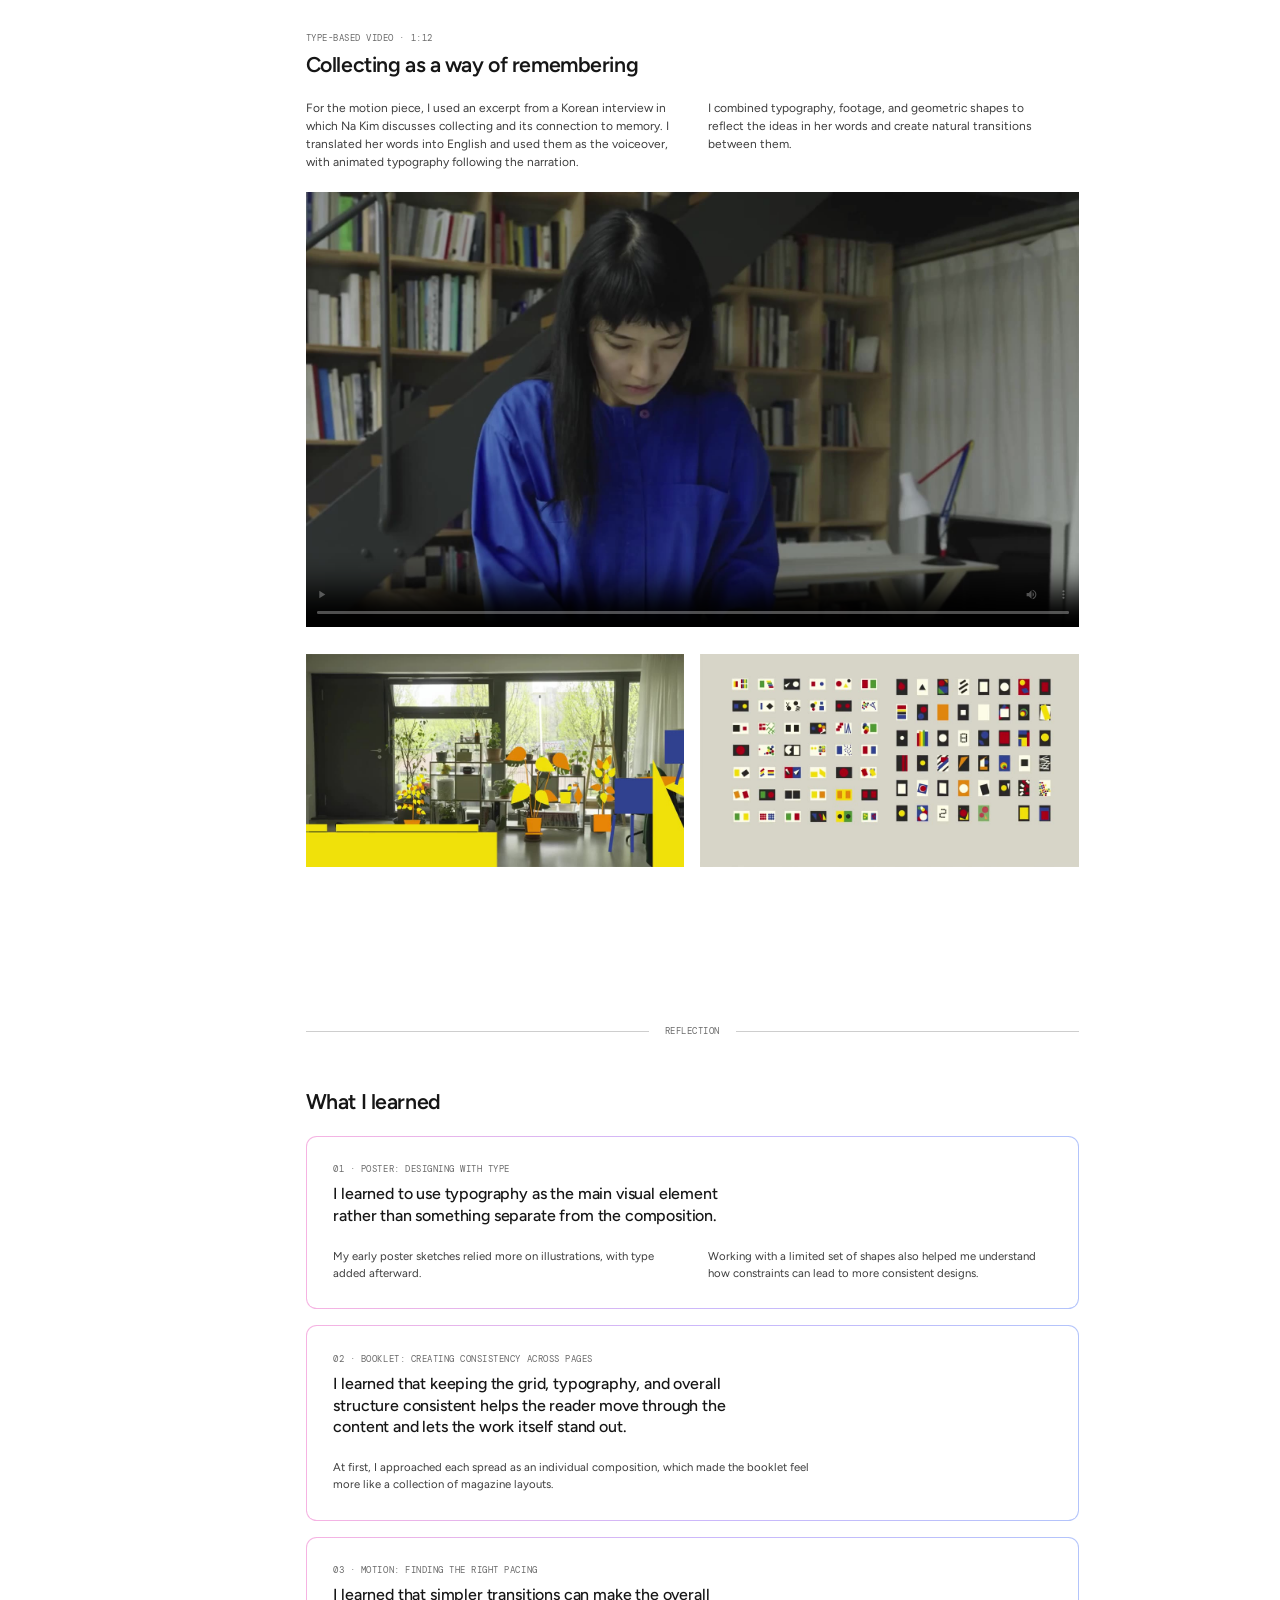
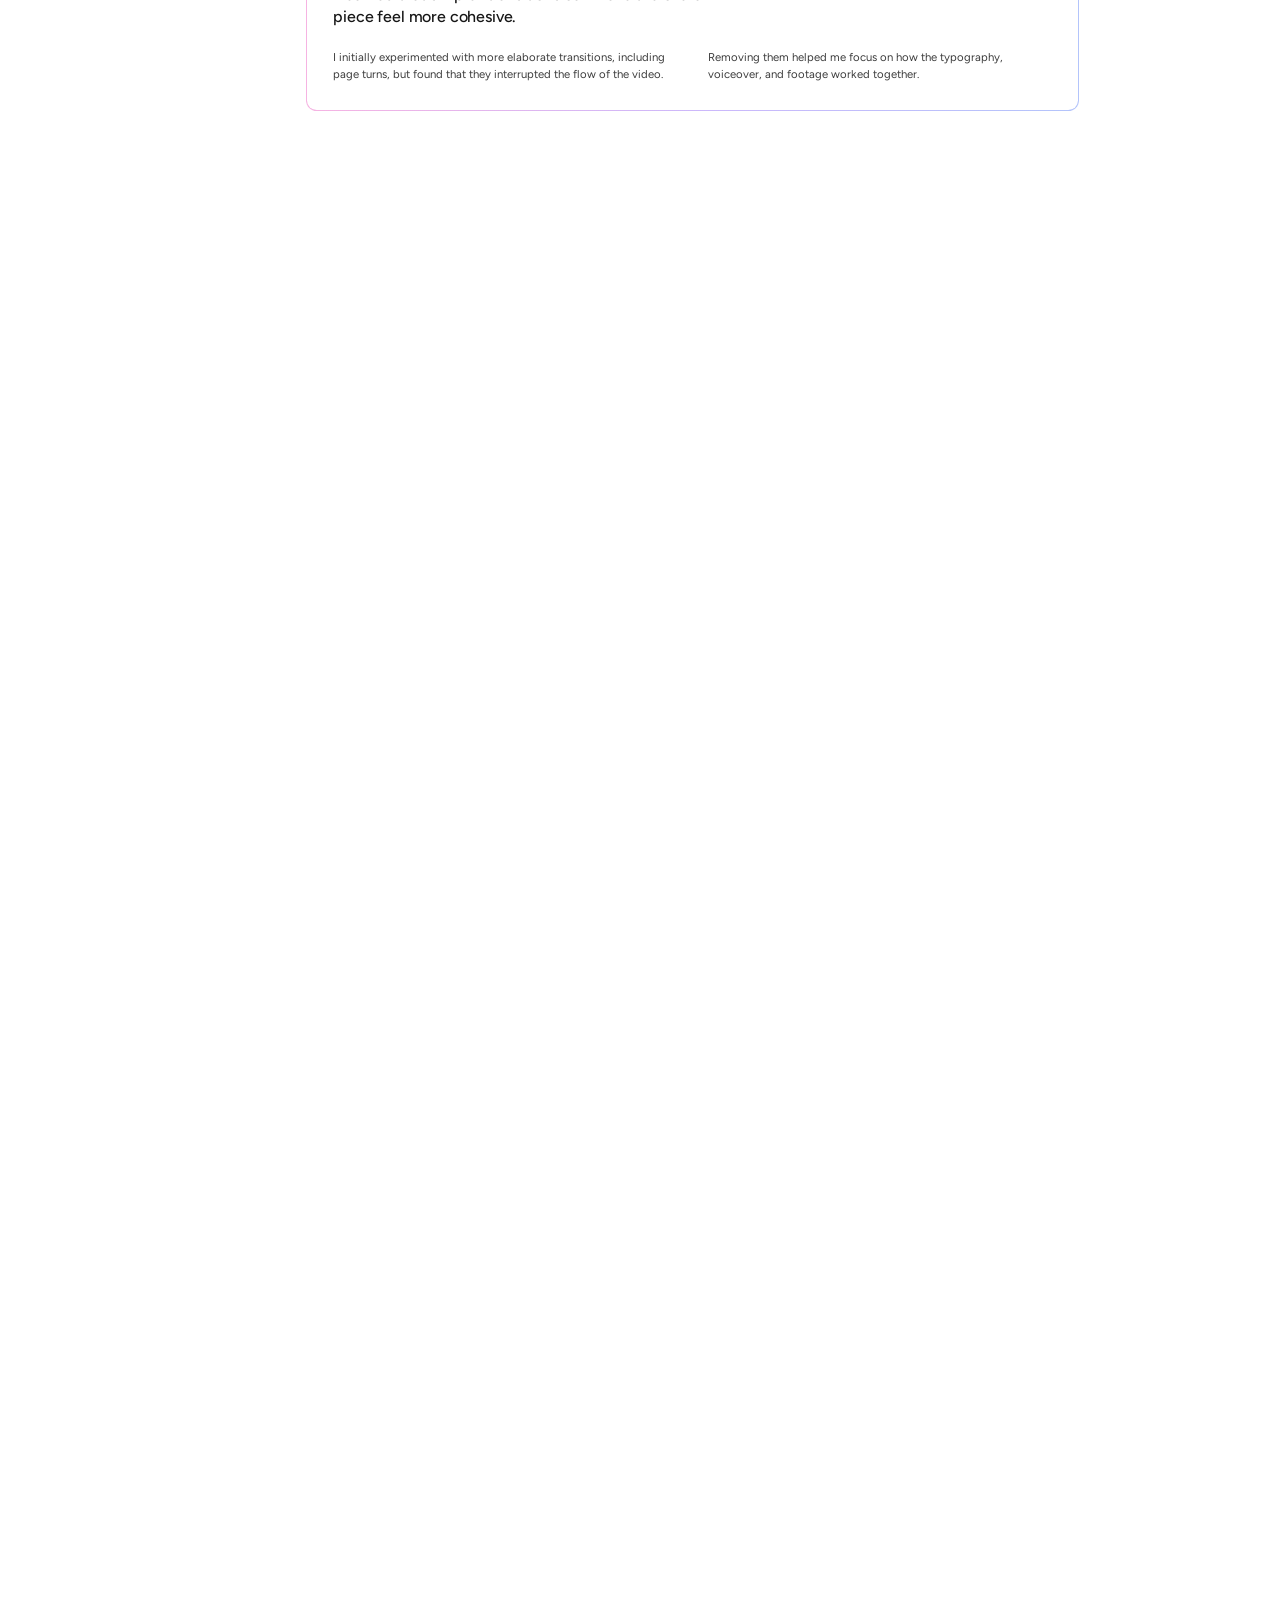
<file: design-hero/index.html>
<!doctype html>
<html lang="en">
<head>
  <meta charset="utf-8">
  <meta name="robots" content="noindex, nofollow">
  <meta name="viewport" content="width=device-width, initial-scale=1">
  <title>Design Hero — June Yang</title>
  <link rel="icon" href="../favicon.ico?v=6" sizes="any">
  <link rel="icon" type="image/svg+xml" href="../favicon.svg?v=6">
  <link rel="icon" type="image/png" href="../favicon-32.png?v=6">
  <link rel="apple-touch-icon" href="../apple-touch-icon.png?v=5">
  <meta name="description" content="Design Hero: a typographic poster, a 16-page booklet, and a motion piece inspired by graphic designer Na Kim.">
  <link rel="preconnect" href="https://fonts.googleapis.com">
  <link rel="preconnect" href="https://fonts.gstatic.com" crossorigin>
  <link href="https://fonts.googleapis.com/css2?family=DM+Mono:wght@400;500&family=Figtree:wght@400;500;600&display=swap" rel="stylesheet">
  <link rel="stylesheet" href="../ds.css?v=19">
  <link rel="stylesheet" href="styles.css?v=10m">
  <link rel="stylesheet" href="../case-ds.css?v=29">
  <script>
    // Scale the 1920px design to the window width, same as the other case studies.
    (function () {
      function fit() {
        var w = window.innerWidth;
        document.documentElement.style.setProperty('--fit', w >= 1024 ? Math.min(w / 1920, 1) : 1);
      }
      fit();
      window.addEventListener('resize', fit);
    })();
  </script>
</head>
<body>
  <header class="site-header">
    <a class="site-logo" href="../index.html"><img src="../logo-j.svg?v=3" width="24" height="34" alt="June Yang (home)"></a>
    <nav class="site-nav" aria-label="Main">
      <a href="../index.html" aria-current="true">Work</a>
      <a href="../about.html">About</a>
    </nav>
  </header>

  <main class="page">
    <section class="overview" aria-label="Project overview">
      <div class="overview__details">
        <p class="overview__label">Details</p>
        <p>Role: Designer<br>
          Timeline: Spring 2026<br>
          Context: Individual course project, Sophomore C Studio, CMU School of Design<br>
          Tools: Illustrator, InDesign, After Effects<br>
          Deliverables: Poster, booklet, motion piece</p>
      </div>
      <div class="overview__summary">
        <p class="overview__label">Summary</p>
        <p>Design Hero is a three-part project inspired by Na Kim, a graphic designer, artist, curator, and educator based in Berlin and active in Seoul. I created a typographic poster, a 16-page booklet, and a motion piece that introduce her work through a consistent visual language inspired by her design approach.</p>
      </div>
    </section>

    <img class="hero" src="images/cover.jpg?v=8" width="1377" height="946"
      alt="Na Kim cover: 'Design Hero' above the 'Na Kim' title on a cream background above the tilted booklet contents spread and the 'simple form, complex idea' poster">

    <div class="layout">
      <nav class="sidebar" aria-label="Project sections">
        <a href="#overview" class="is-active">Overview</a>
        <a href="#poster">Poster</a>
        <a href="#booklet">Booklet</a>
        <a href="#motion">Motion</a>
        <a href="#reflection">Reflection</a>
      </nav>

      <div class="content">
        <section id="overview" class="section">
          <p class="divider" role="heading" aria-level="2"><span>Overview</span></p>
          <div class="subsection">
            <div class="intro intro--flush">
              <p class="label">Who is Na Kim?</p>
              <h2 class="heading">Design across different mediums</h2>
            </div>
            <div class="row">
              <p class="body">Na Kim is a graphic designer whose work spans publications, exhibitions, installations, and spaces. She often uses collecting, arranging, and organizing as part of her creative process, drawing inspiration from everyday objects, experiences, and memories.</p>
              <p class="body">I chose Na Kim as my design hero because I admire how her work feels recognizable even across different mediums. I also like how she uses simple shapes and structured layouts to express personal ideas. As a designer, I hope to develop my own visual style that feels just as consistent while still allowing me to explore different kinds of work.</p>
            </div>
          </div>

          <div class="subsection">
            <div class="intro intro--flush">
              <p class="label">Research</p>
              <h2 class="heading">Identifying her visual language</h2>
            </div>
            <p class="body lede">I started by collecting references of Na Kim’s work and organizing them into categories, including publications, installations, spaces, products, and exhibitions. Through this research, I identified two recurring visual elements that became the foundation for my designs.</p>
            <div class="cards">
              <article class="card">
                <p class="number">Color</p>
                <h3 class="subheading">Bright primary colors</h3>
                <p class="body">Red, blue, and yellow, often paired with black and white.</p>
              </article>
              <article class="card">
                <p class="number">Shape</p>
                <h3 class="subheading">Simple geometric forms</h3>
                <p class="body">Repeated squares, circles, triangles, stars, and diamonds, often arranged in grids.</p>
              </article>
            </div>
          </div>
        </section>

        <section id="poster" class="section">
          <p class="divider" role="heading" aria-level="2"><span>Poster</span></p>
          <div class="subsection">
            <div class="intro intro--flush">
              <p class="label">Typographic poster · 17.5 × 28 in</p>
              <h2 class="heading">Expressing Na Kim’s design philosophy through type</h2>
            </div>
            <p class="body lede">For the poster, I created a lowercase typeface using only circles and rectangles, inspired by the geometric shapes commonly found in Na Kim’s work.</p>
            <div class="row">
              <p class="body">I arranged the letters within a 5 × 8 grid of 3.5-inch squares to spell out “simple form, complex idea,” a simplified version of a quote from Na Kim that reflects her design approach.</p>
              <p class="body">To add variation while keeping the composition consistent, I filled the remaining squares with dots, lines, and patterns. I also experimented with the balance between the letters and background patterns to make sure the text remained readable.</p>
            </div>
            <div class="gallery">
              <img class="spread spread--framed" src="images/poster-mockup-front.jpg?v=1" width="2400" height="2500" loading="lazy"
                alt="The full poster, 'simple form, complex idea. na kim', shown straight on with a soft shadow">
            </div>
            <div class="cards">
              <img class="spread spread--framed" src="images/poster-detail-3.jpg" width="1200" height="900" loading="lazy" alt="Detail of the 's' and 'm' in 'simple', built from circles and rectangles over striped and dotted cells">
              <img class="spread spread--framed" src="images/poster-detail-4.jpg" width="1200" height="900" loading="lazy" alt="Detail of the body text about Na Kim set in white on a blue grid cell, among dotted and striped cells">
            </div>
          </div>
        </section>

        <section id="booklet" class="section">
          <p class="divider" role="heading" aria-level="2"><span>Booklet</span></p>
          <div class="subsection">
            <div class="intro intro--flush">
              <p class="label">16-page booklet · 8.25 × 10.5 in</p>
              <h2 class="heading">Introducing Na Kim’s work</h2>
            </div>
            <p class="body lede">I designed a 16-page booklet to introduce Na Kim’s background and the range of her work. It begins with a short introduction and timeline, followed by sections on her print, space, and product design, LOOM (her home, gallery, and studio in Berlin), and her exhibitions.</p>
            <div class="row">
              <p class="body">I used a consistent three-column grid, a combination of Futura and Instrument Serif, and a different primary color for each spread. Numbered captions help organize the content, while the layouts leave enough space for her work to stand out.</p>
              <p class="body">For the covers, I reused the squares and quarter-circle shapes from the poster and combined them with black-and-white images of her objects to connect the two pieces visually.</p>
            </div>
            <div class="gallery">
              <div class="flipbook" data-turns="8" data-turn="0.7" role="group" aria-roledescription="flip book" aria-label="The booklet: turn its pages">
                <video class="flipbook__v is-shown" src="videos/booklet-turns.mp4?v=1" poster="images/booklet-flip-poster.jpg?v=1" width="1920" height="1080" muted playsinline preload="auto" aria-hidden="true"></video>
                <video class="flipbook__v" src="videos/booklet-turns-back.mp4?v=1" width="1920" height="1080" muted playsinline preload="auto" aria-hidden="true"></video>
                <button type="button" class="flipbook__hit flipbook__hit--prev" aria-label="Previous page" disabled>
                  <span class="flipbook__arrow" aria-hidden="true"><svg viewBox="0 0 24 24" width="30" height="30"><path d="M15 5l-7 7 7 7" fill="none" stroke="currentColor" stroke-width="2" stroke-linecap="round" stroke-linejoin="round"/></svg></span>
                </button>
                <button type="button" class="flipbook__hit flipbook__hit--next" aria-label="Next page">
                  <span class="flipbook__arrow" aria-hidden="true"><svg viewBox="0 0 24 24" width="30" height="30"><path d="M9 5l7 7-7 7" fill="none" stroke="currentColor" stroke-width="2" stroke-linecap="round" stroke-linejoin="round"/></svg></span>
                </button>
                <p class="flipbook__count" aria-live="polite"><span class="flipbook__now">Cover</span></p>
              </div>
              <img class="spread spread--framed" src="images/booklet-overview.jpg?v=2" width="3096" height="2075" loading="lazy"
                alt="All 16 pages of the booklet laid out in order on a table: front cover, seven spreads and back cover">
            </div>
          </div>
        </section>

        <section id="motion" class="section">
          <p class="divider" role="heading" aria-level="2"><span>Motion</span></p>
          <div class="subsection">
            <div class="intro intro--flush">
              <p class="label">Type-based video · 1:12</p>
              <h2 class="heading">Collecting as a way of remembering</h2>
            </div>
            <div class="row">
              <p class="body">For the motion piece, I used an excerpt from a Korean interview in which Na Kim discusses collecting and its connection to memory. I translated her words into English and used them as the voiceover, with animated typography following the narration.</p>
              <p class="body">I combined typography, footage, and geometric shapes to reflect the ideas in her words and create natural transitions between them.</p>
            </div>
            <video class="motion" src="videos/motion.mp4?v=1" poster="images/motion-poster.jpg?v=2" width="1920" height="1080" controls playsinline preload="metadata"
              aria-label="Motion piece about Na Kim: footage of her collecting and organizing material, with animated type and primary-colored shapes, ending in her exhibition"></video>
            <div class="clips">
              <video class="clip" src="videos/clip-3.mp4?v=1" poster="images/clip-3.jpg?v=1" width="960" height="540" autoplay muted loop playsinline preload="metadata" aria-label="Her home at LOOM being rebuilt from flat red, yellow and blue shapes"></video>
              <video class="clip" src="videos/clip-4.mp4?v=1" poster="images/clip-4.jpg?v=1" width="960" height="540" autoplay muted loop playsinline preload="metadata" aria-label="Small shapes dropping into a grid of frames, then fading to reveal her exhibition"></video>
            </div>
          </div>
        </section>

        <section id="reflection" class="section">
          <p class="divider" role="heading" aria-level="2"><span>Reflection</span></p>
          <div class="subsection">
            <div class="intro intro--flush">
              <h2 class="heading">What I learned</h2>
            </div>
            <div class="reflections">
              <article class="card card--key reflection__box">
                <p class="label">01 · Poster: designing with type</p>
                <h3 class="reflection__key">I learned to use typography as the main visual element rather than something separate from the composition.</h3>
                <ul class="squiggles">
                  <li>My early poster sketches relied more on illustrations, with type added afterward.</li>
                  <li>Working with a limited set of shapes also helped me understand how constraints can lead to more consistent designs.</li>
                </ul>
              </article>
              <article class="card card--key reflection__box">
                <p class="label">02 · Booklet: creating consistency across pages</p>
                <h3 class="reflection__key">I learned that keeping the grid, typography, and overall structure consistent helps the reader move through the content and lets the work itself stand out.</h3>
                <ul class="squiggles">
                  <li>At first, I approached each spread as an individual composition, which made the booklet feel more like a collection of magazine layouts.</li>
                </ul>
              </article>
              <article class="card card--key reflection__box">
                <p class="label">03 · Motion: finding the right pacing</p>
                <h3 class="reflection__key">I learned that simpler transitions can make the overall piece feel more cohesive.</h3>
                <ul class="squiggles">
                  <li>I initially experimented with more elaborate transitions, including page turns, but found that they interrupted the flow of the video.</li>
                  <li>Removing them helped me focus on how the typography, voiceover, and footage worked together.</li>
                </ul>
              </article>
            </div>
          </div>
        </section>
      </div>
    </div>
  </main>

  <script>
    // Respect reduced motion: keep the clips on their poster frames.
    var REDUCED = window.matchMedia('(prefers-reduced-motion: reduce)').matches;
    if (REDUCED) {
      Array.prototype.forEach.call(document.querySelectorAll('video.clip'), function (v) { v.removeAttribute('autoplay'); v.pause(); });
    }
    // Booklet flip book: two pages turn on their own the first time it comes into view, then a hint
    // invites people to keep going. Tap the right half to turn forward, the left half to go back.
    (function () {
      var book = document.querySelector('.flipbook');
      if (!book) return;
      var vids = book.querySelectorAll('.flipbook__v'), fwd = vids[0], back = vids[1];
      var N = +book.getAttribute('data-turns'), T = +book.getAttribute('data-turn');
      var prev = book.querySelector('.flipbook__hit--prev'), next = book.querySelector('.flipbook__hit--next');
      var now = book.querySelector('.flipbook__now');
      var NAMES = ['Cover'].concat([1, 2, 3, 4, 5, 6, 7].map(function (i) { return 'Spread ' + i + ' of 7'; }), ['Back cover']);
      var state = 0, busy = false, touched = false;
      function show(v) { fwd.classList.toggle('is-shown', v === fwd); back.classList.toggle('is-shown', v === back); }
      function seek(v, t, cb) {
        if (Math.abs(v.currentTime - t) < 0.01 && v.readyState >= 2) { cb(); return; }
        v.addEventListener('seeked', function h() { v.removeEventListener('seeked', h); cb(); });
        v.currentTime = t;
      }
      function playTo(v, end, cb) {
        var p = v.play(); if (p && p.catch) p.catch(function () {});
        (function tick() {
          if (v.currentTime >= end - 0.02 || v.ended) { v.pause(); seek(v, end, cb); return; }
          requestAnimationFrame(tick);
        })();
      }
      function update() {
        prev.disabled = state === 0; next.disabled = state === N;
        now.textContent = NAMES[state];
        book.classList.toggle('is-end', state === N);
      }
      function turn(dir, cb) {
        if (busy) return;
        var to = state + dir;
        if (to < 0 || to > N) return;
        busy = true;
        if (REDUCED) {                       // no animation: jump straight to the next resting page
          seek(fwd, to * T, function () { show(fwd); state = to; busy = false; update(); cb && cb(); });
          return;
        }
        if (dir > 0) {
          seek(fwd, state * T, function () {
            show(fwd);
            playTo(fwd, to * T, function () { state = to; busy = false; update(); cb && cb(); });
          });
        } else {
          var s0 = (N - state) * T;           // the reversed video runs the same turn backwards
          seek(back, s0, function () {
            show(back);
            playTo(back, s0 + T, function () {
              seek(fwd, to * T, function () { show(fwd); state = to; busy = false; update(); cb && cb(); });
            });
          });
        }
      }
      function user(dir) {
        if (!touched) { touched = true; book.classList.add('is-touched'); }
        turn(dir);
      }
      next.addEventListener('click', function () { user(1); });
      prev.addEventListener('click', function () { user(-1); });
      book.addEventListener('keydown', function (e) {
        if (e.key === 'ArrowRight') { e.preventDefault(); user(1); }
        if (e.key === 'ArrowLeft') { e.preventDefault(); user(-1); }
      });
      update();
      var intro = false;
      function startIntro() {
        if (intro) return; intro = true;
        if (REDUCED) { book.classList.add('is-ready'); return; }
        setTimeout(function () {
          turn(1, function () {
            setTimeout(function () {
              turn(1, function () { book.classList.add('is-ready'); });
            }, 900);
          });
        }, 700);
      }
      if ('IntersectionObserver' in window) {
        new IntersectionObserver(function (es) {
          es.forEach(function (e) { if (e.isIntersecting) startIntro(); });
        }, { threshold: 0.6 }).observe(book);
      } else { startIntro(); }
    })();
  </script>
  <script>
    // Highlight the sidebar link for the section currently in view.
    (function () {
      var links = document.querySelectorAll('.sidebar a');
      var sections = Array.prototype.map.call(links, function (a) {
        return document.querySelector(a.getAttribute('href'));
      });
      function update() {
        var current = 0;
        sections.forEach(function (s, i) {
          if (s.getBoundingClientRect().top <= window.innerHeight * 0.35) current = i;
        });
        links.forEach(function (a, i) { a.classList.toggle('is-active', i === current); });
      }
      window.addEventListener('scroll', update, { passive: true });
      update();
    })();
  </script>
  <script src="../scroll-fade.js?v=1"></script>
</body>
</html>
</file>
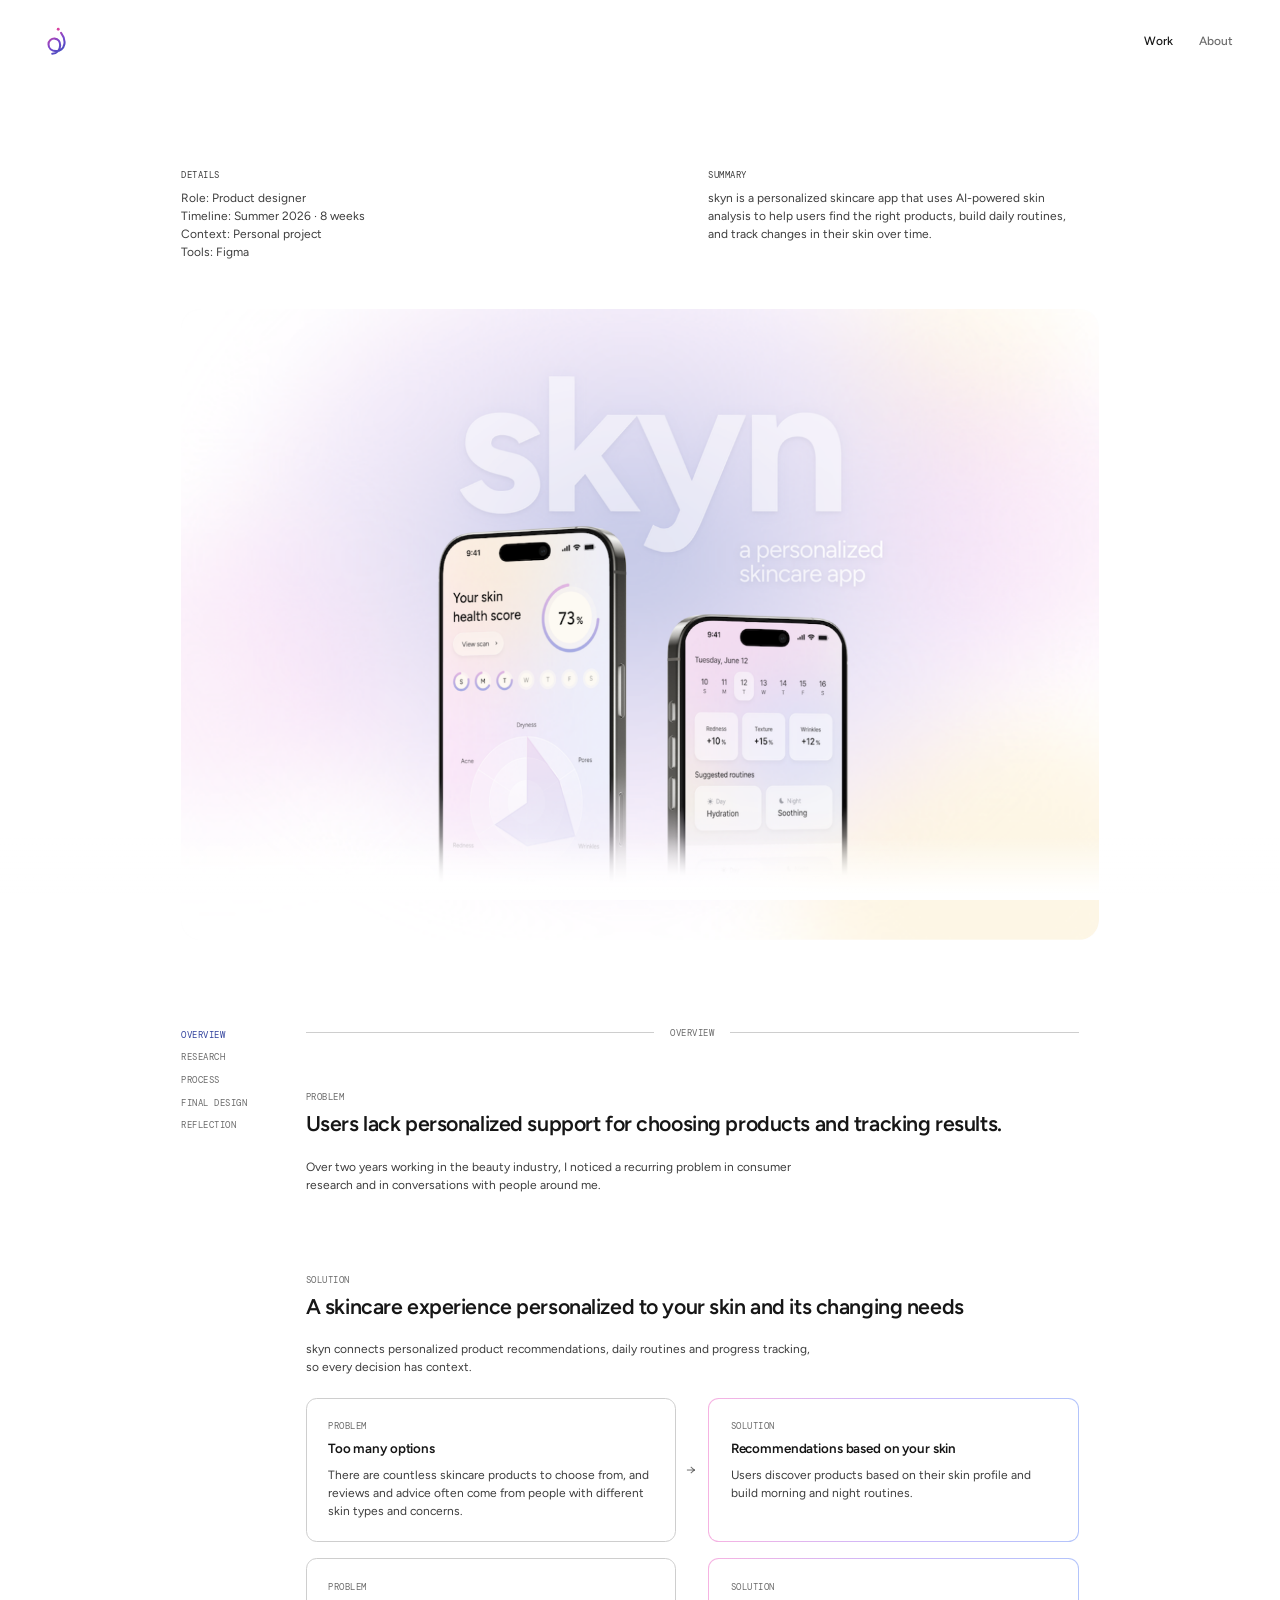
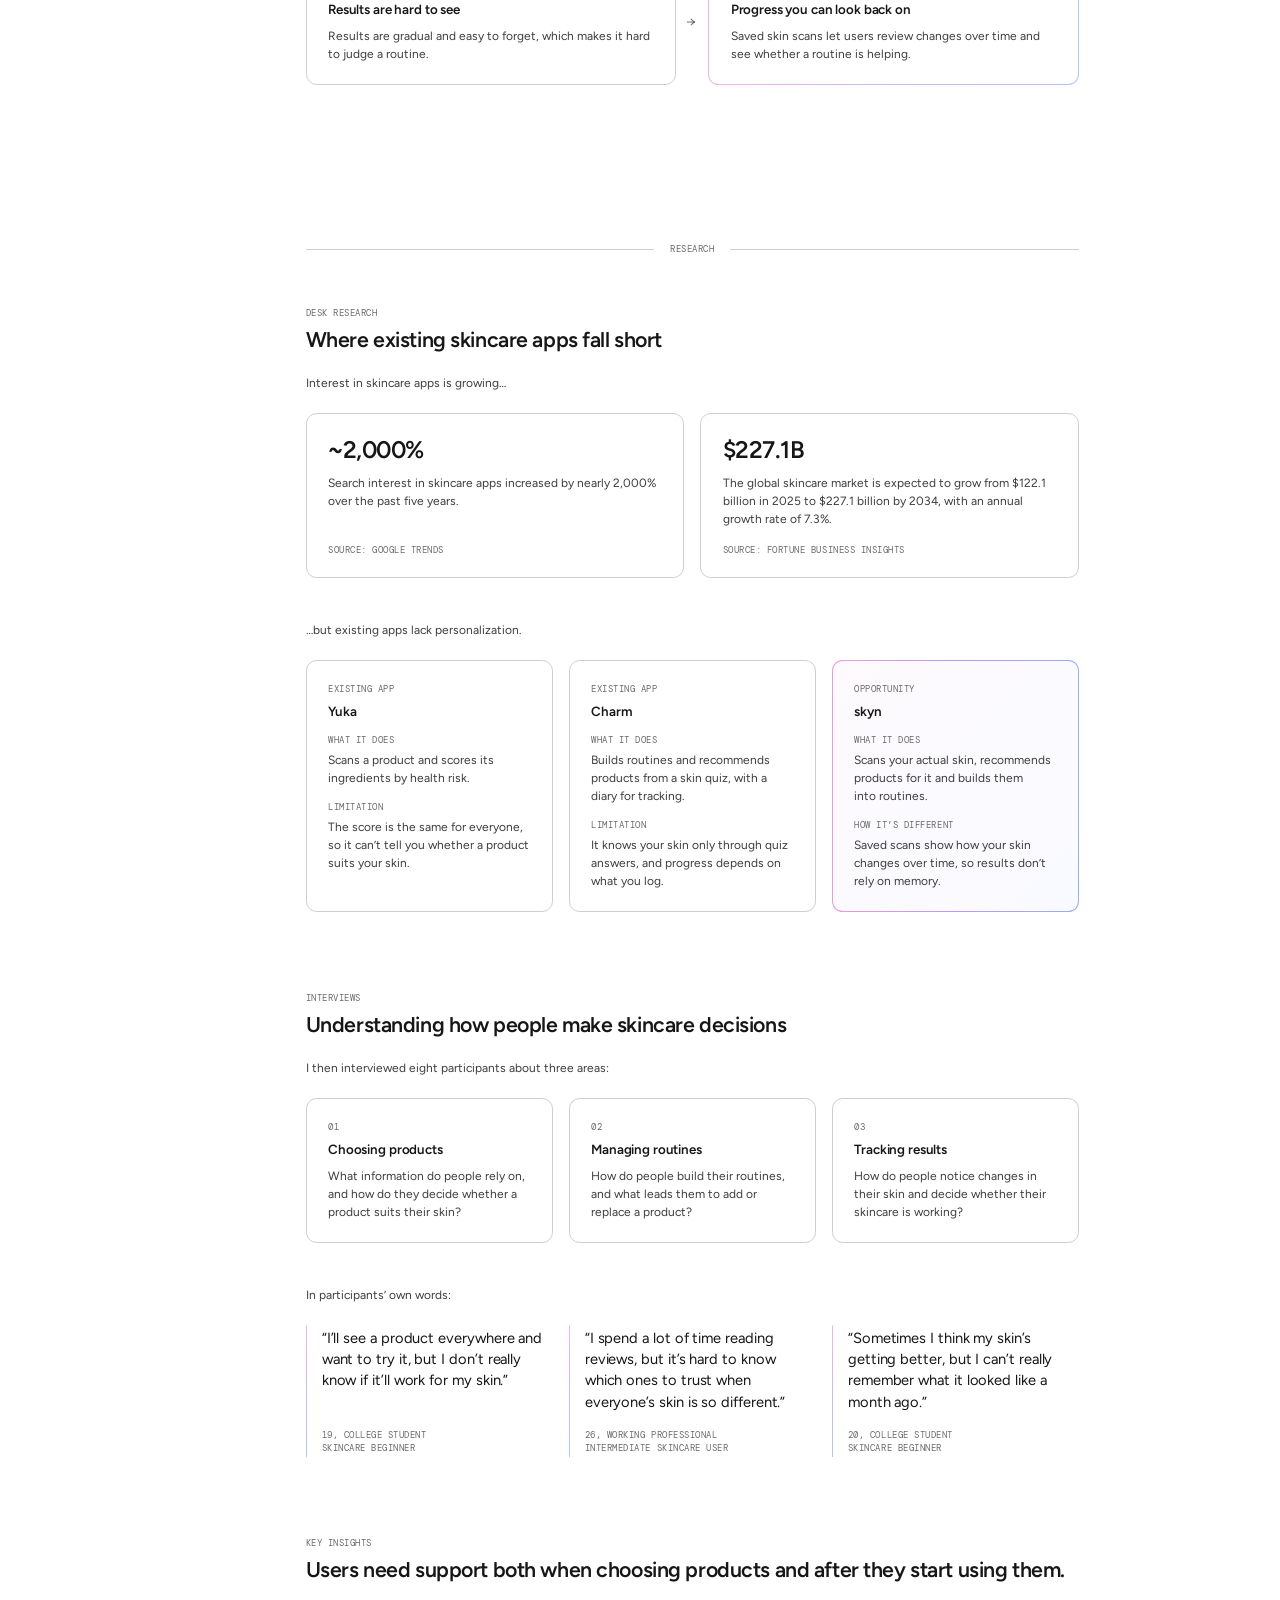
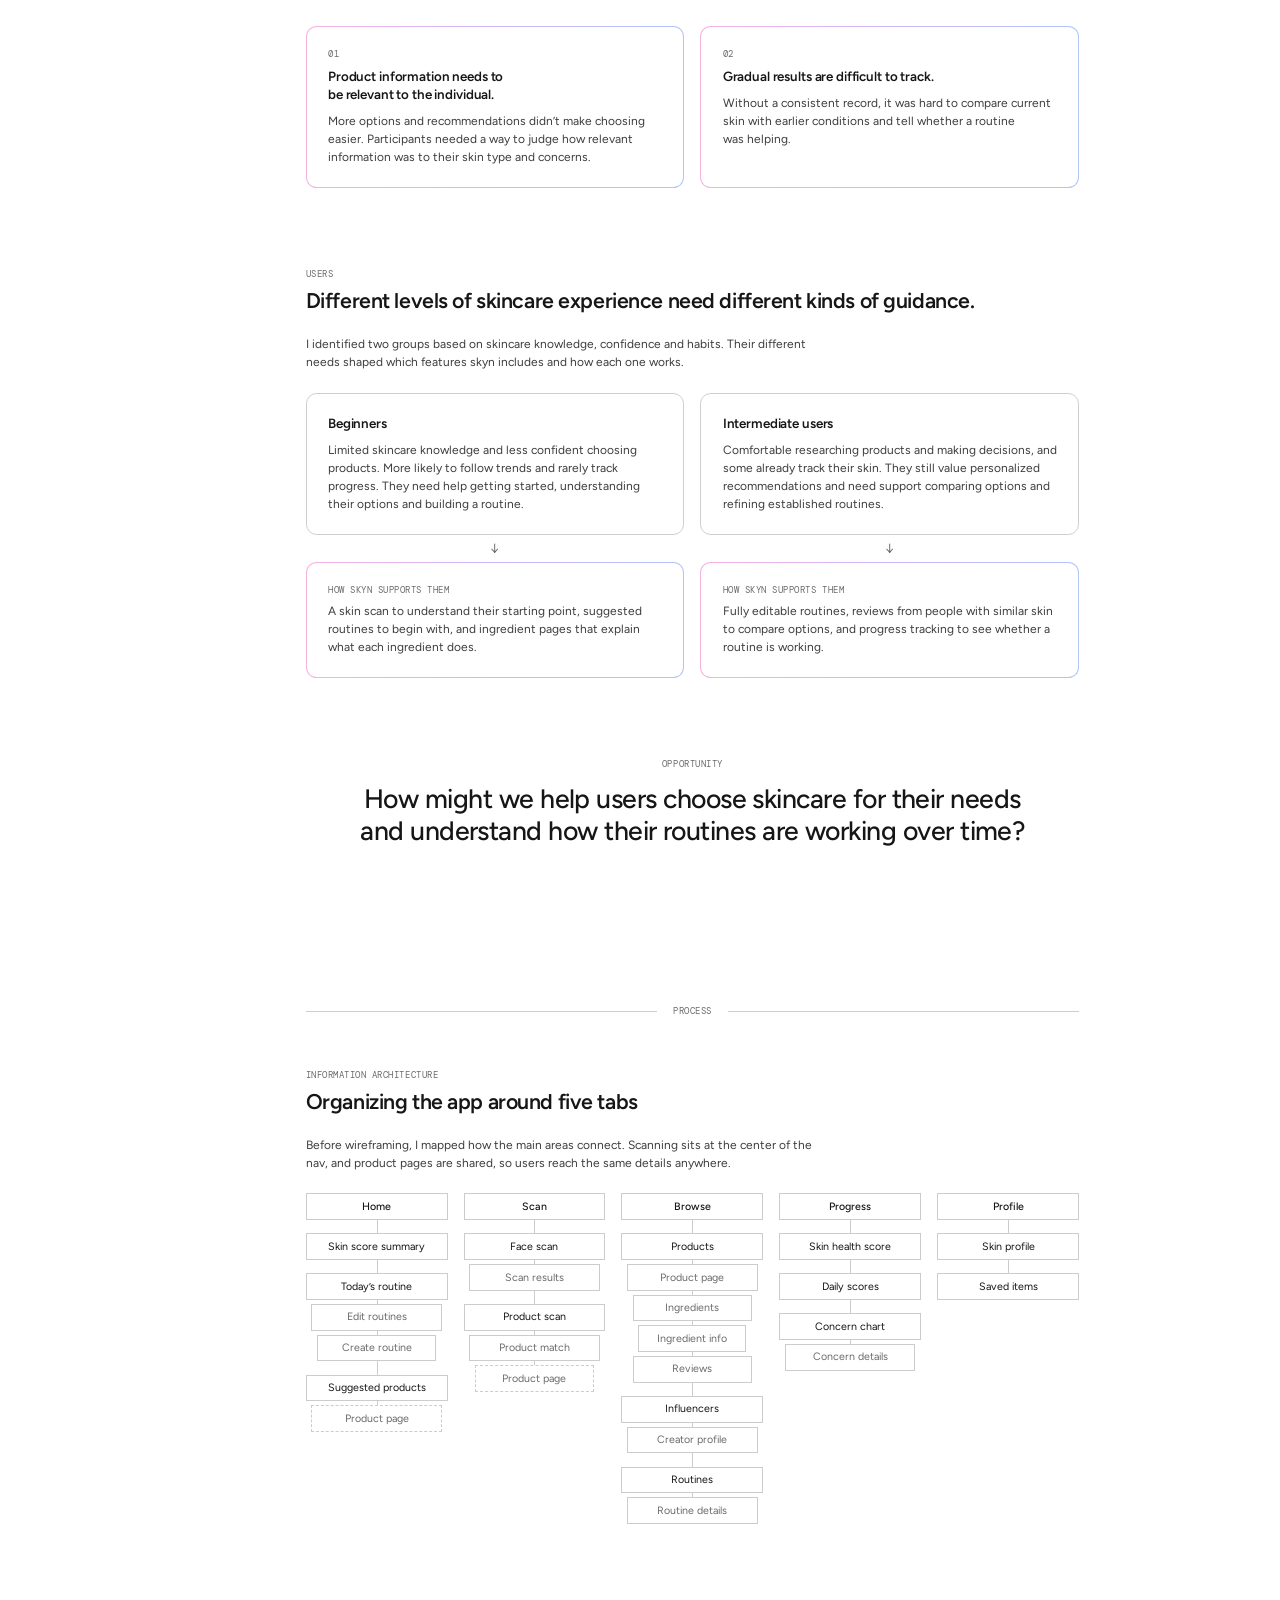
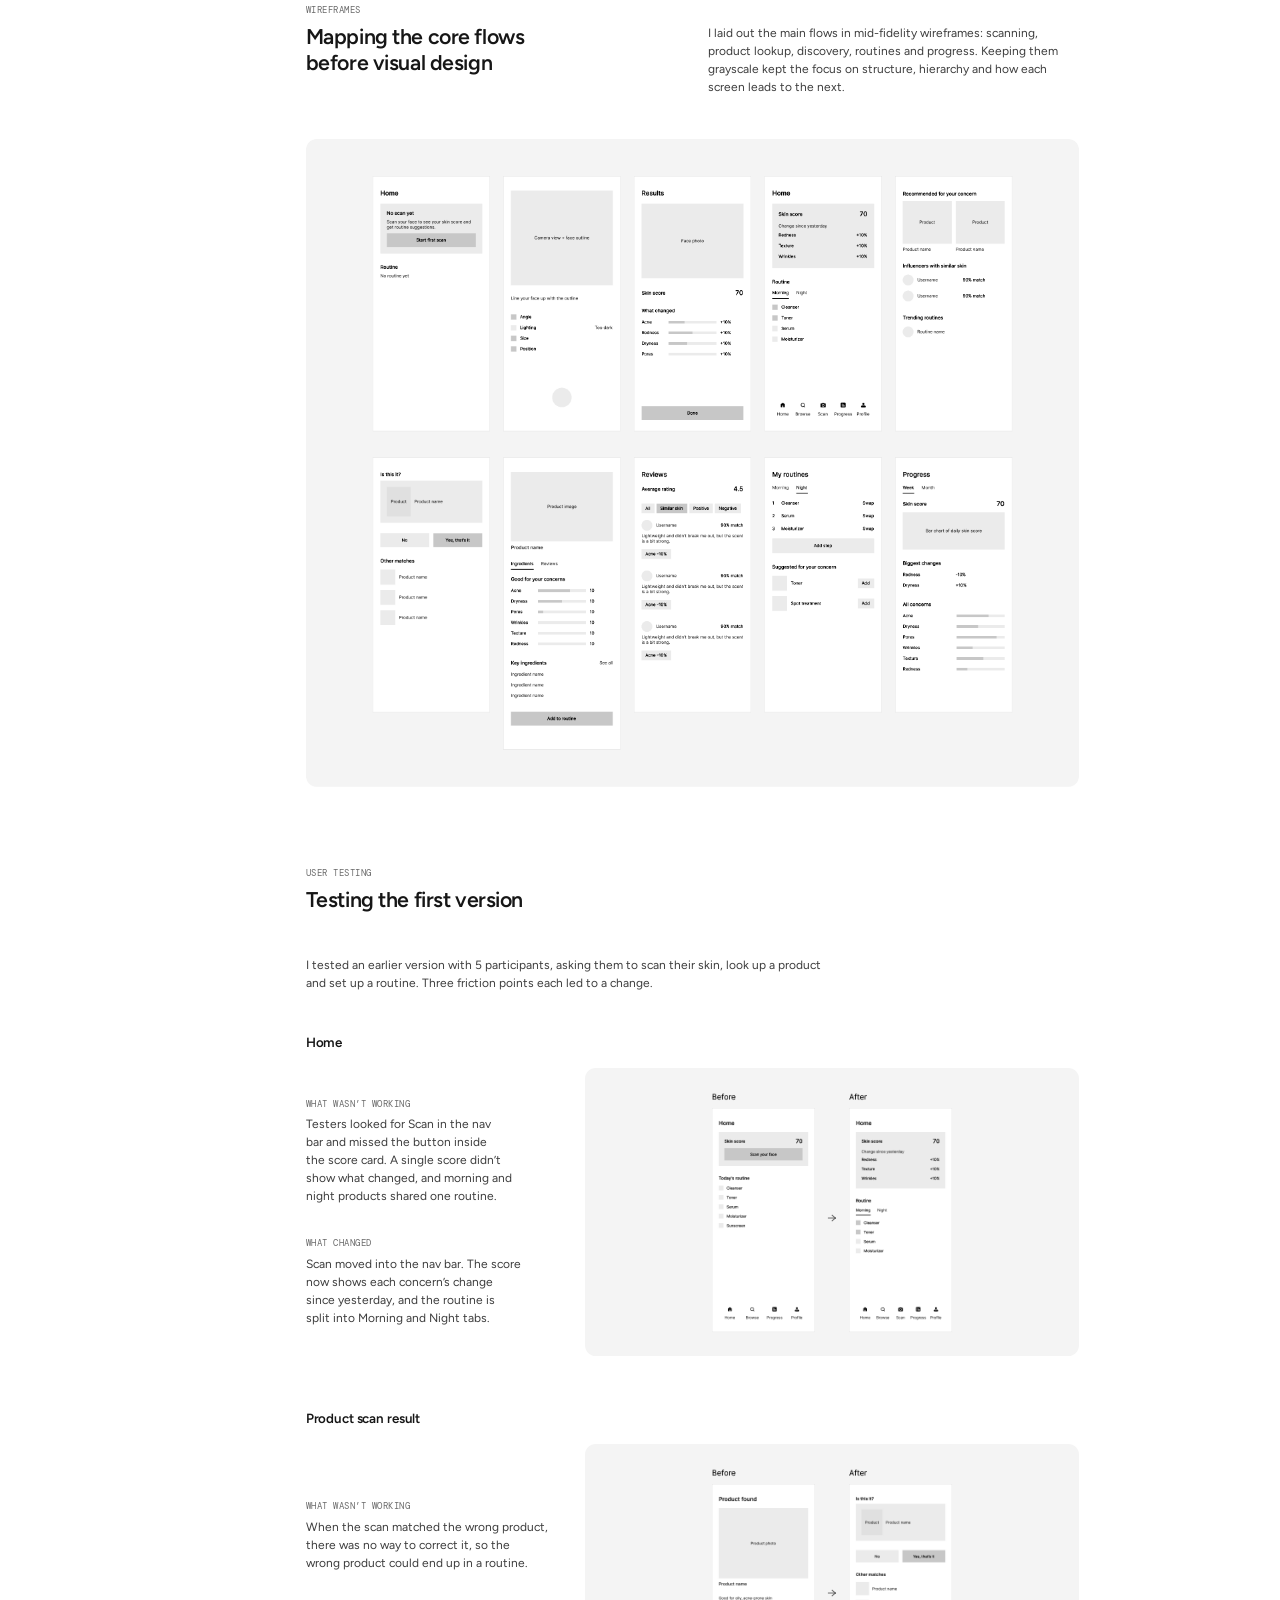
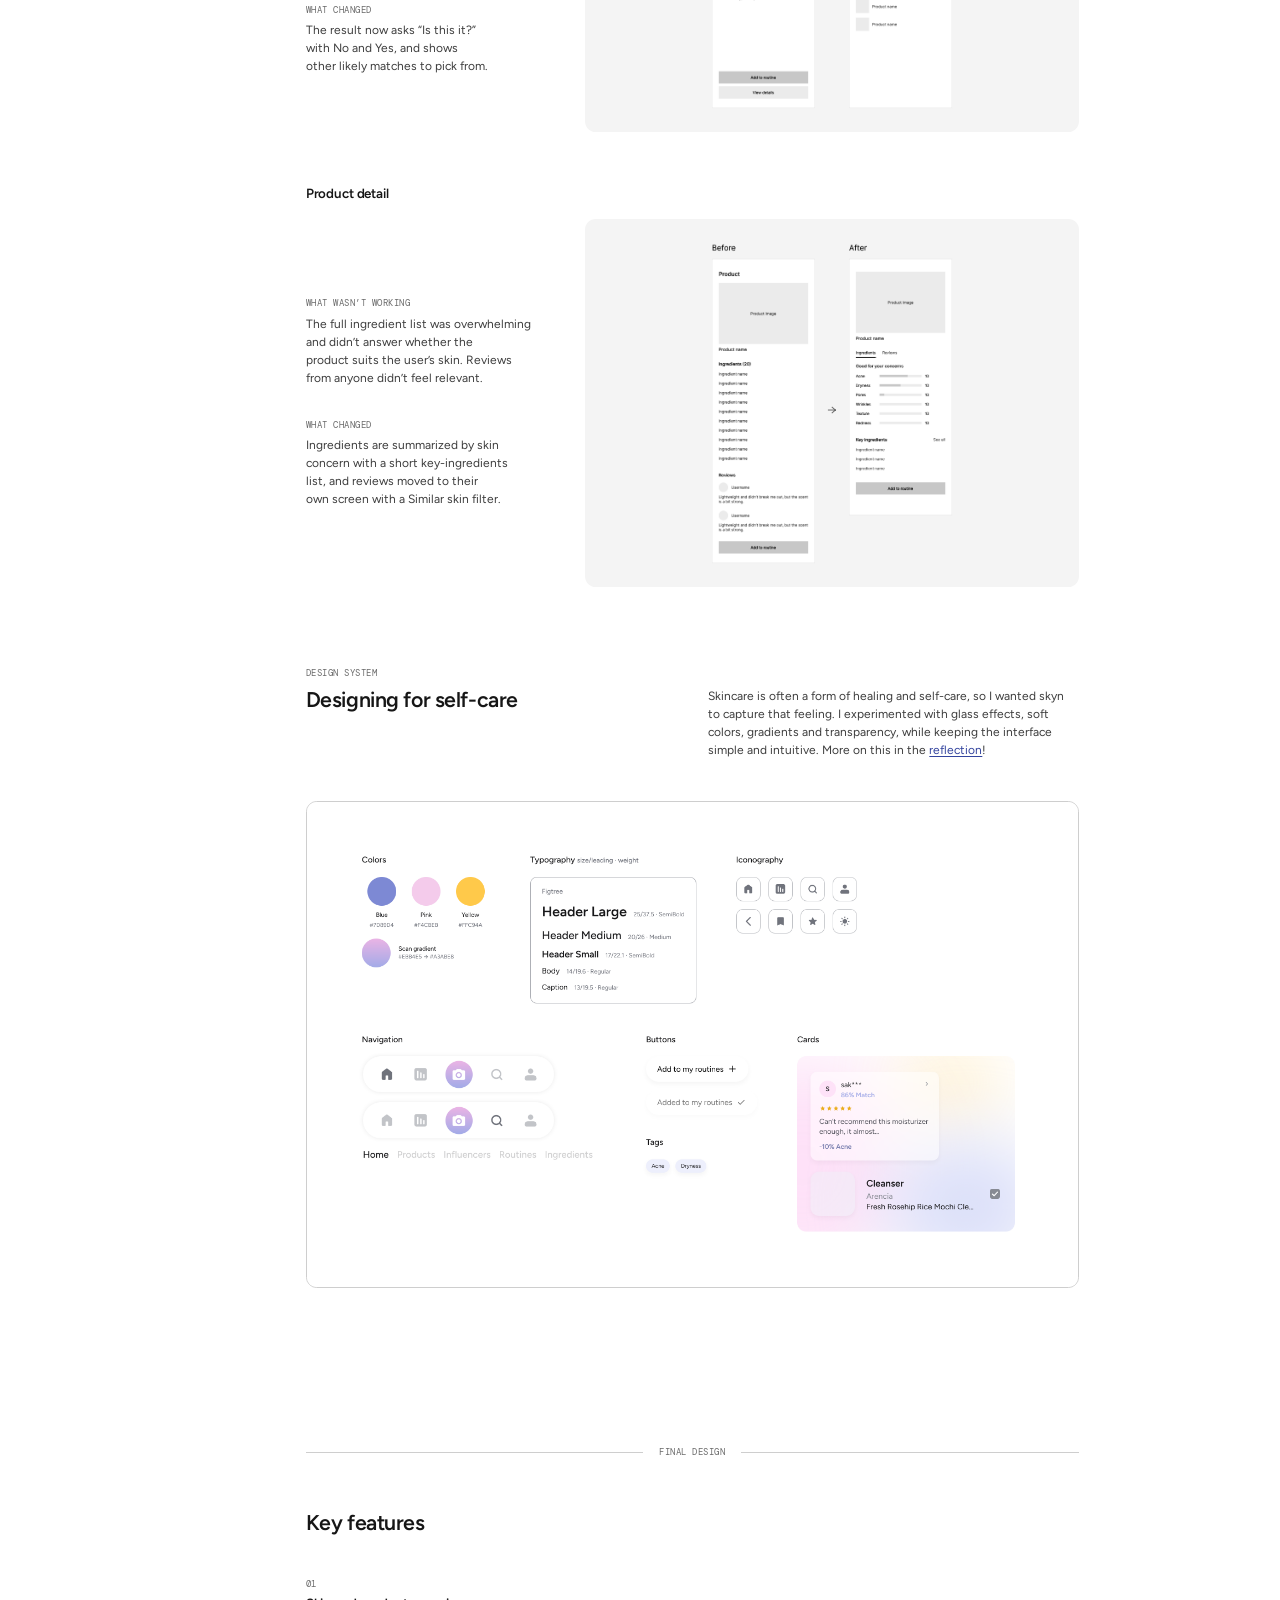
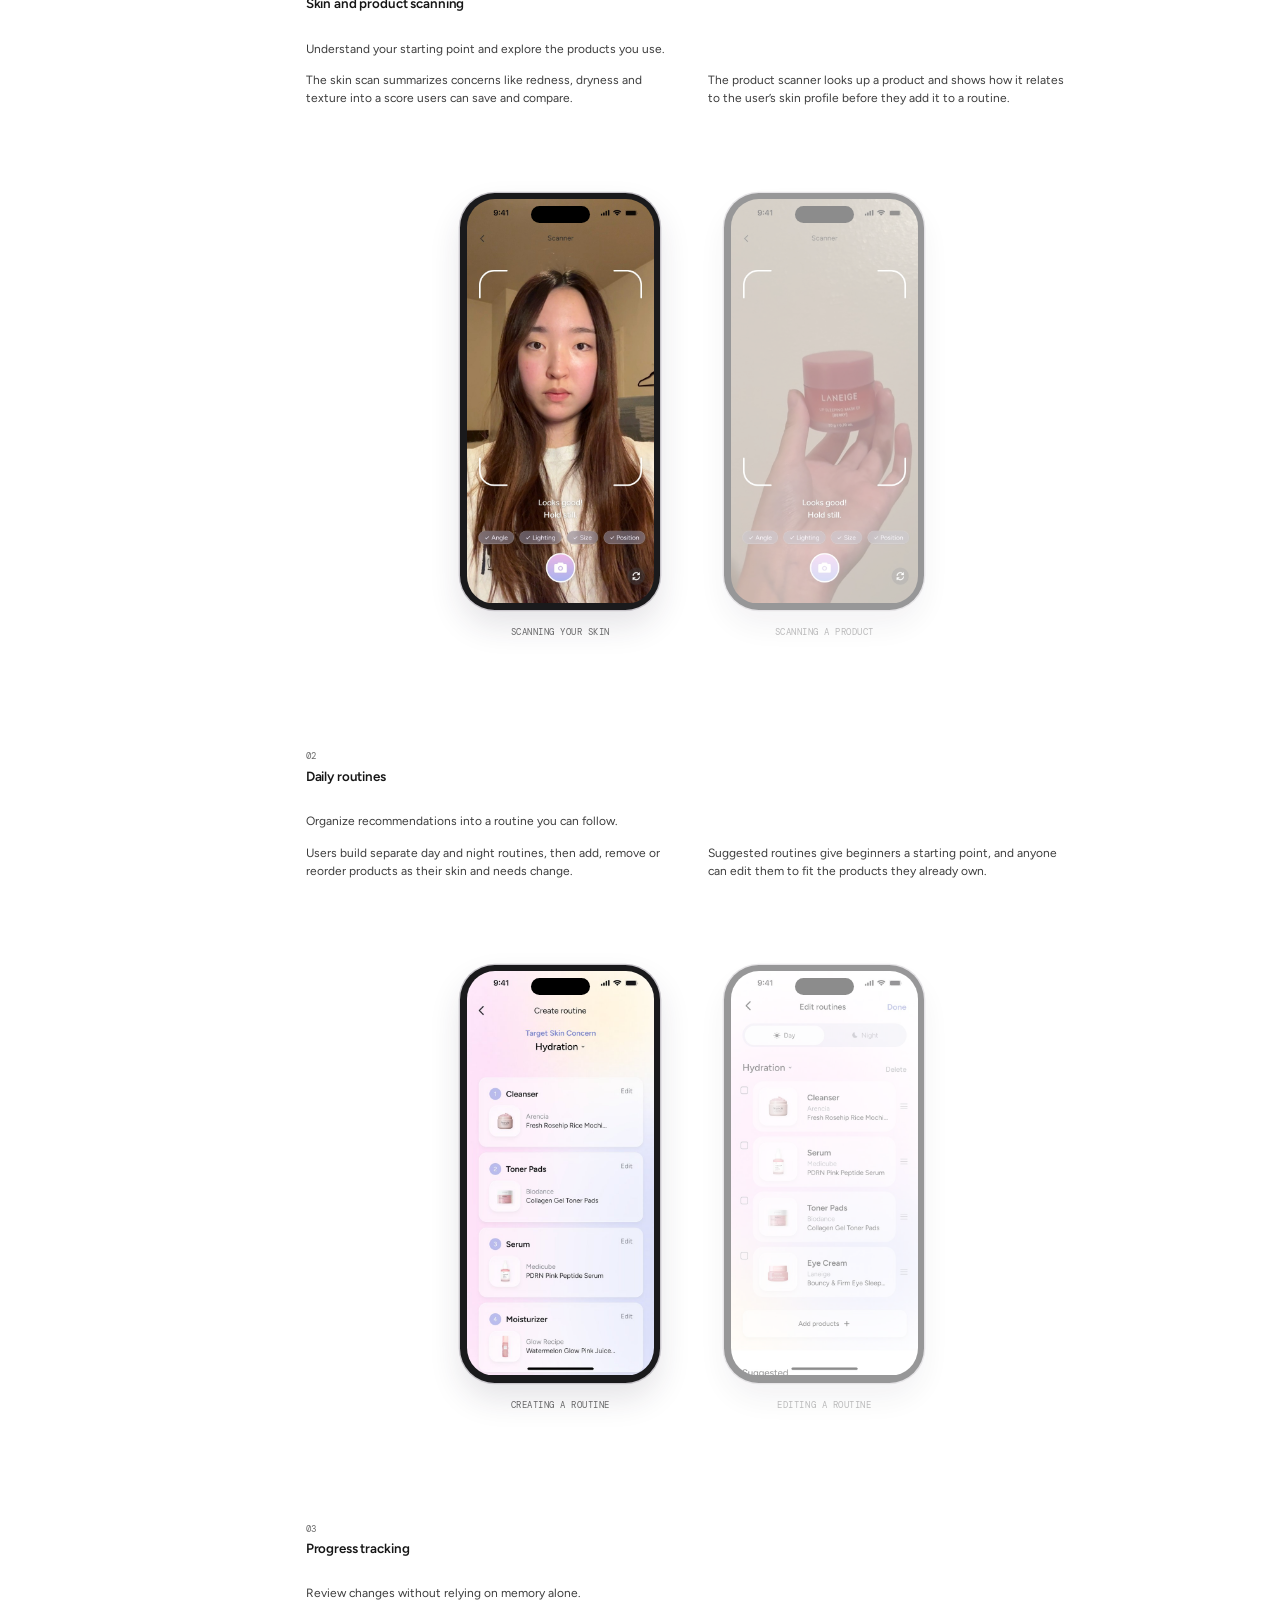
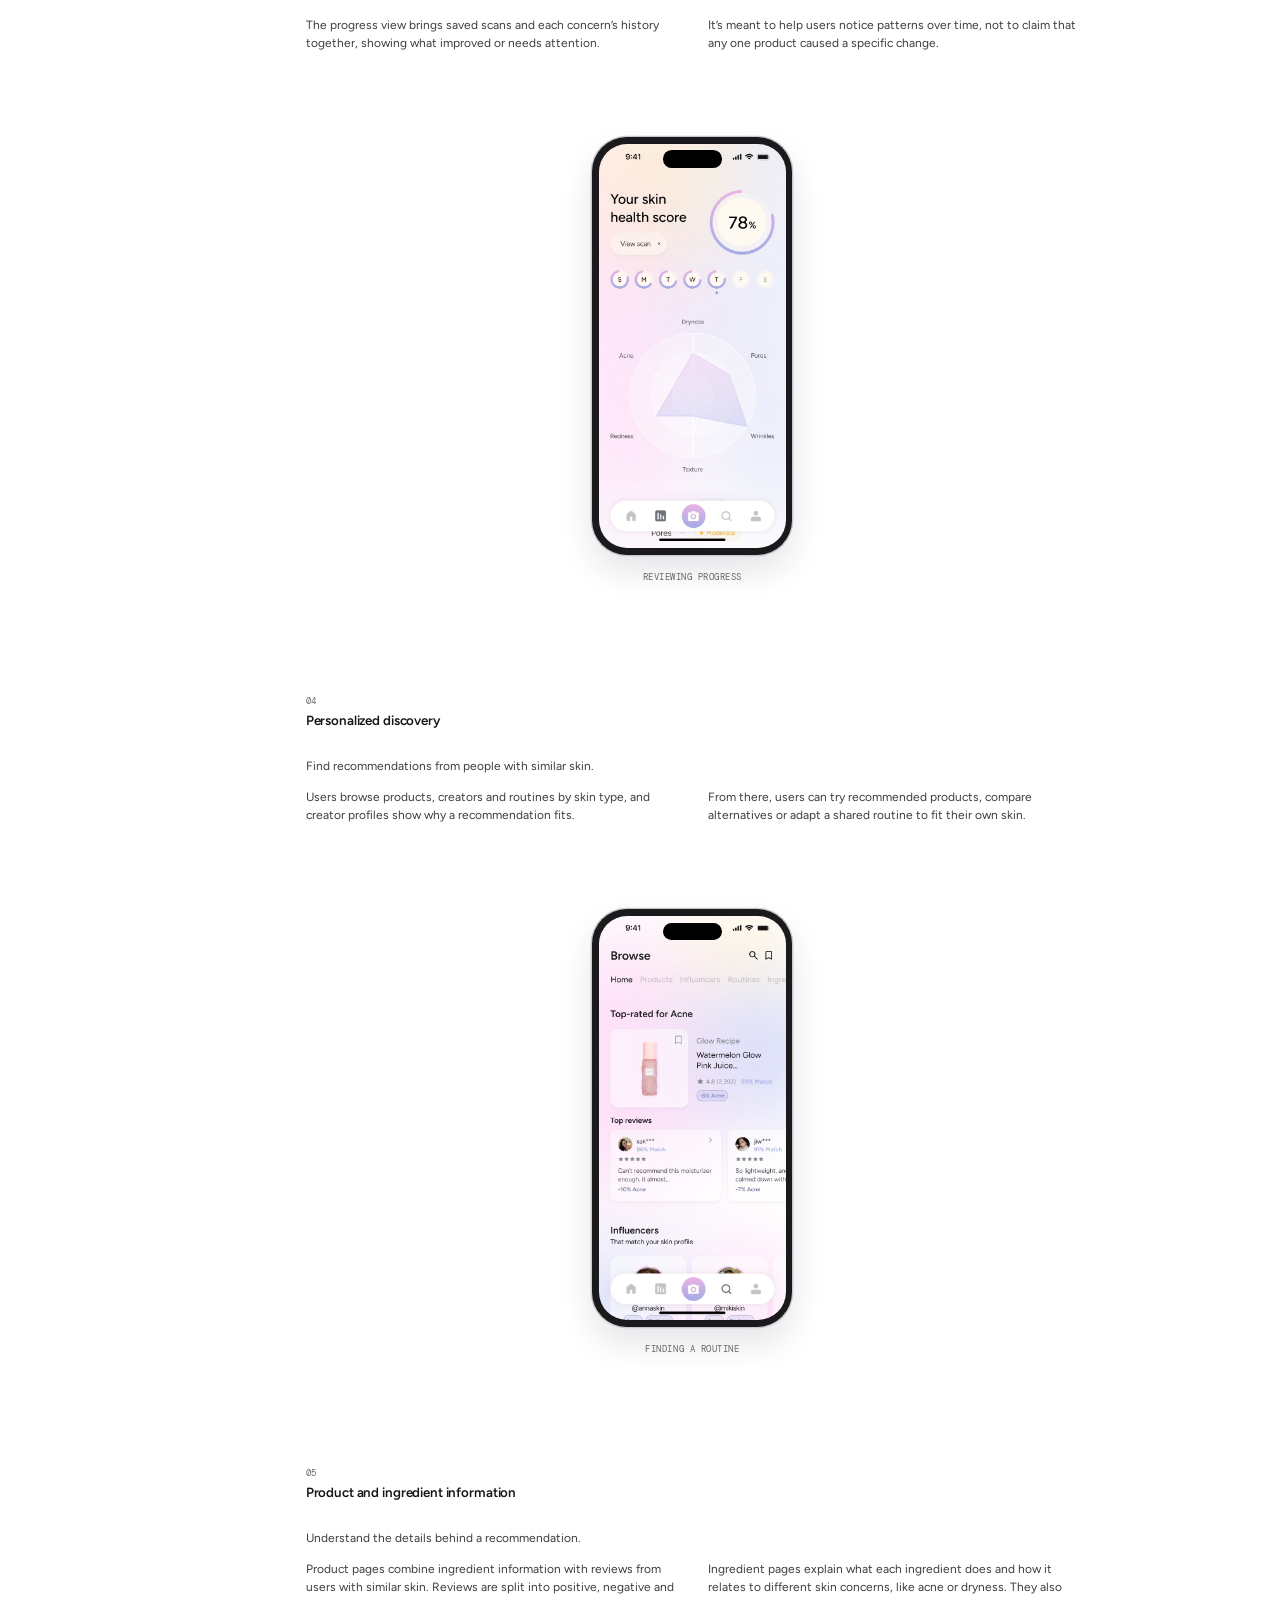
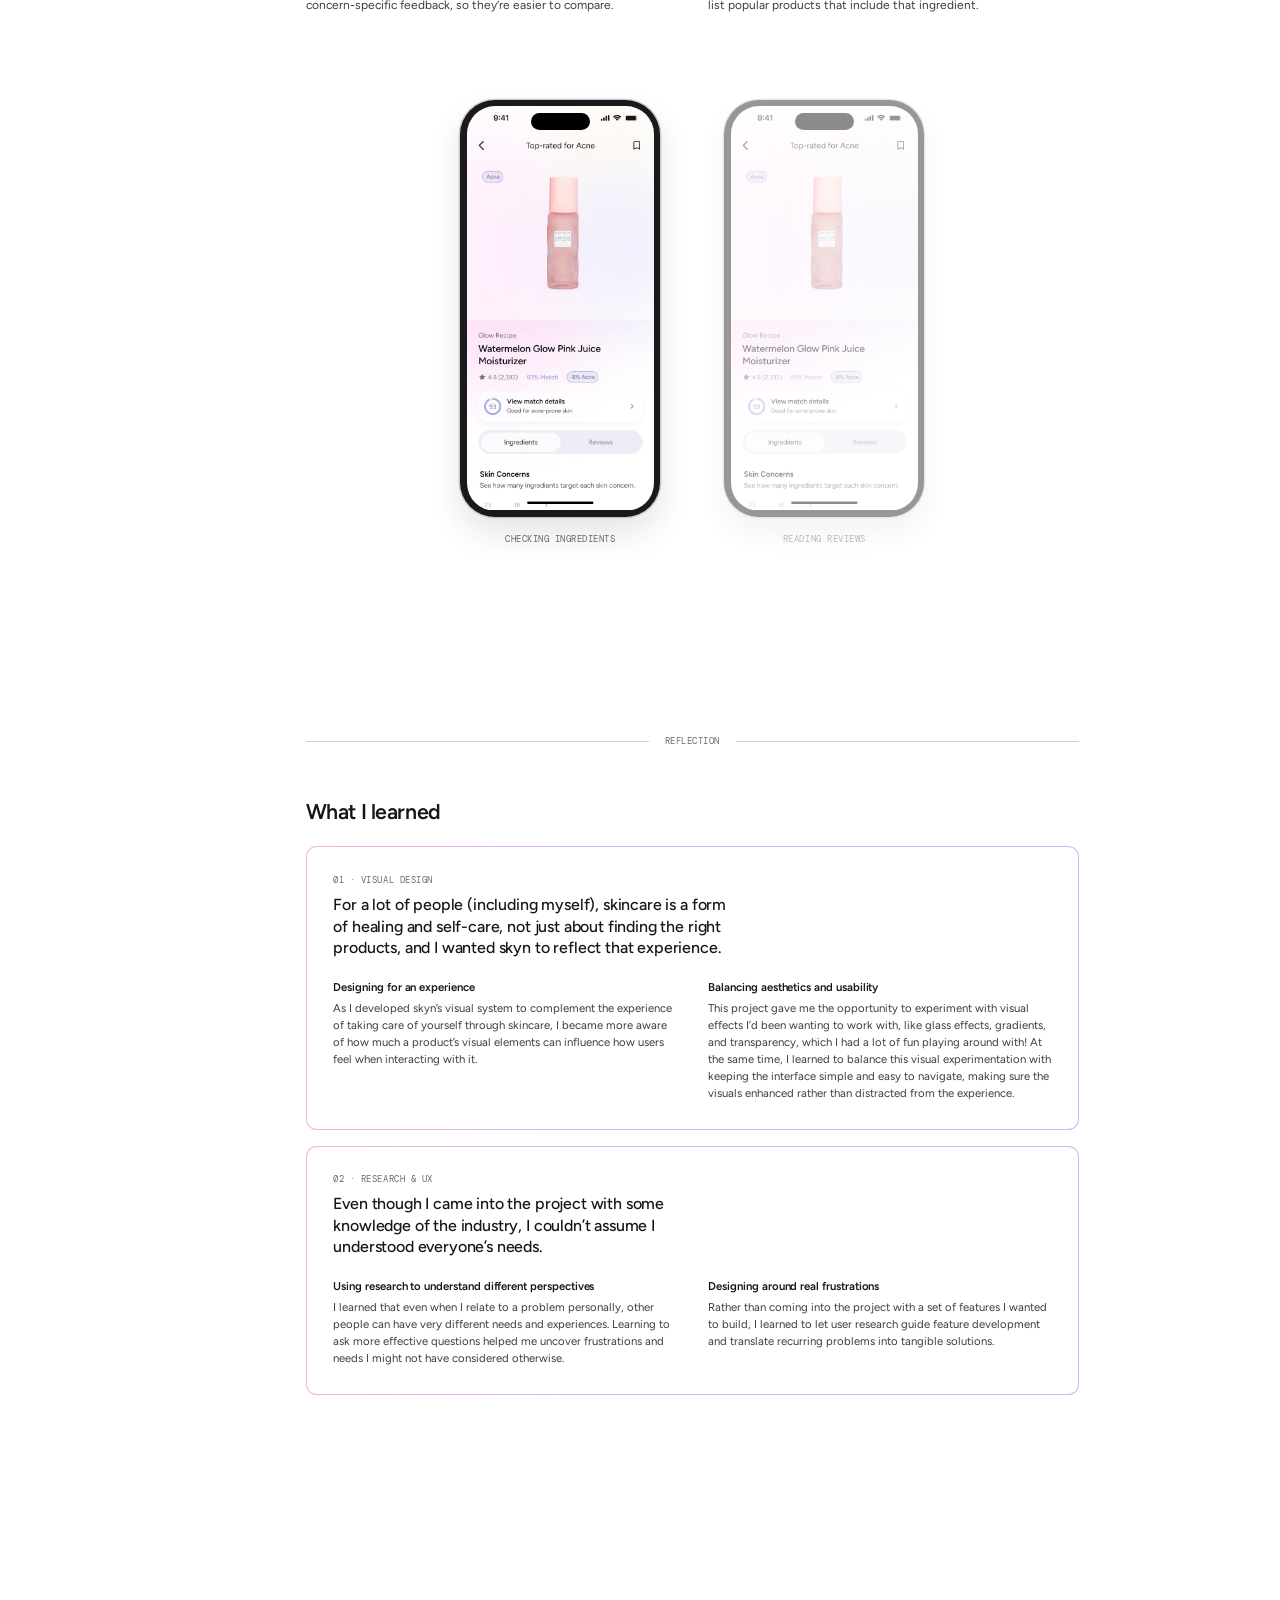
<file: skyn-site/index.html>
<!doctype html>
<html lang="en"><head><meta charset="utf-8">
<meta name="robots" content="noindex, nofollow">
<title>Moved</title>
<link rel="canonical" href="/skyn/">
<meta http-equiv="refresh" content="0; url=/skyn/">
<script>location.replace('/skyn/'+location.hash)</script>
</head><body><a href="/skyn/">This page has moved.</a></body></html>
</file>
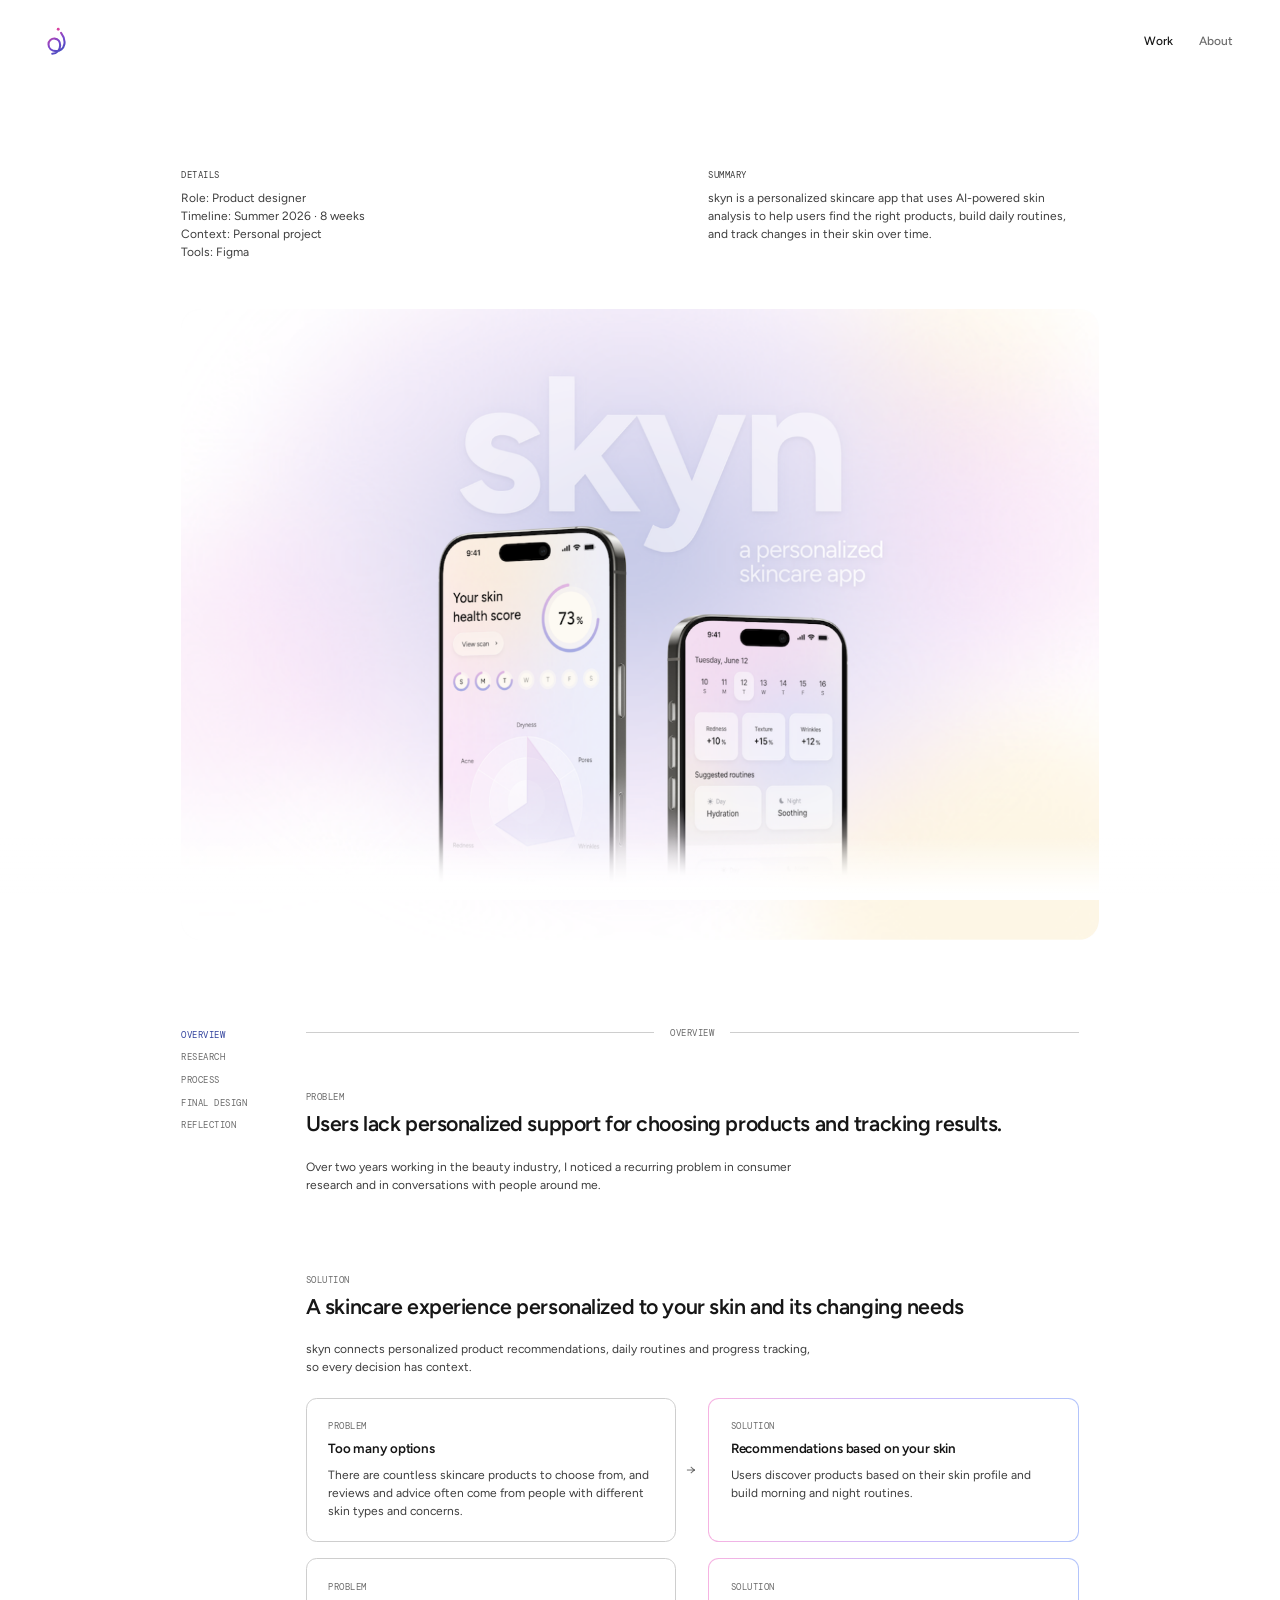
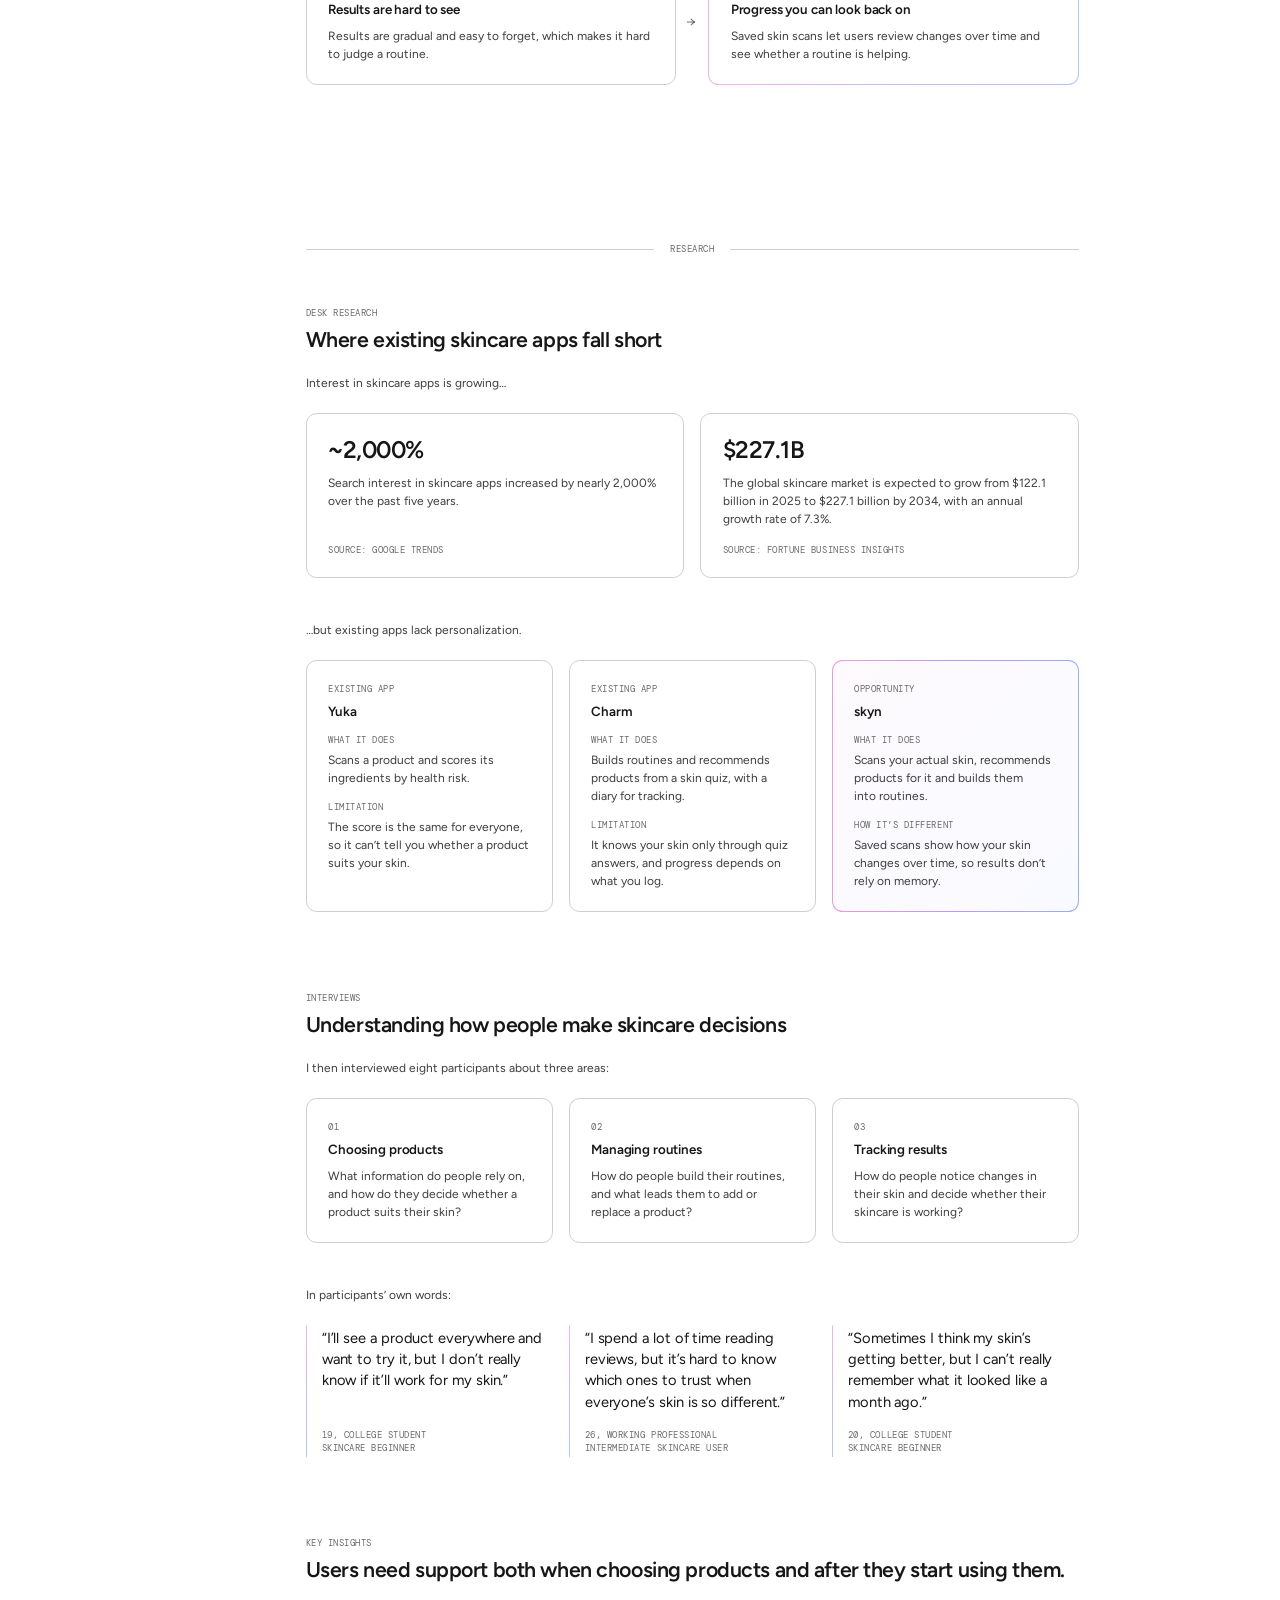
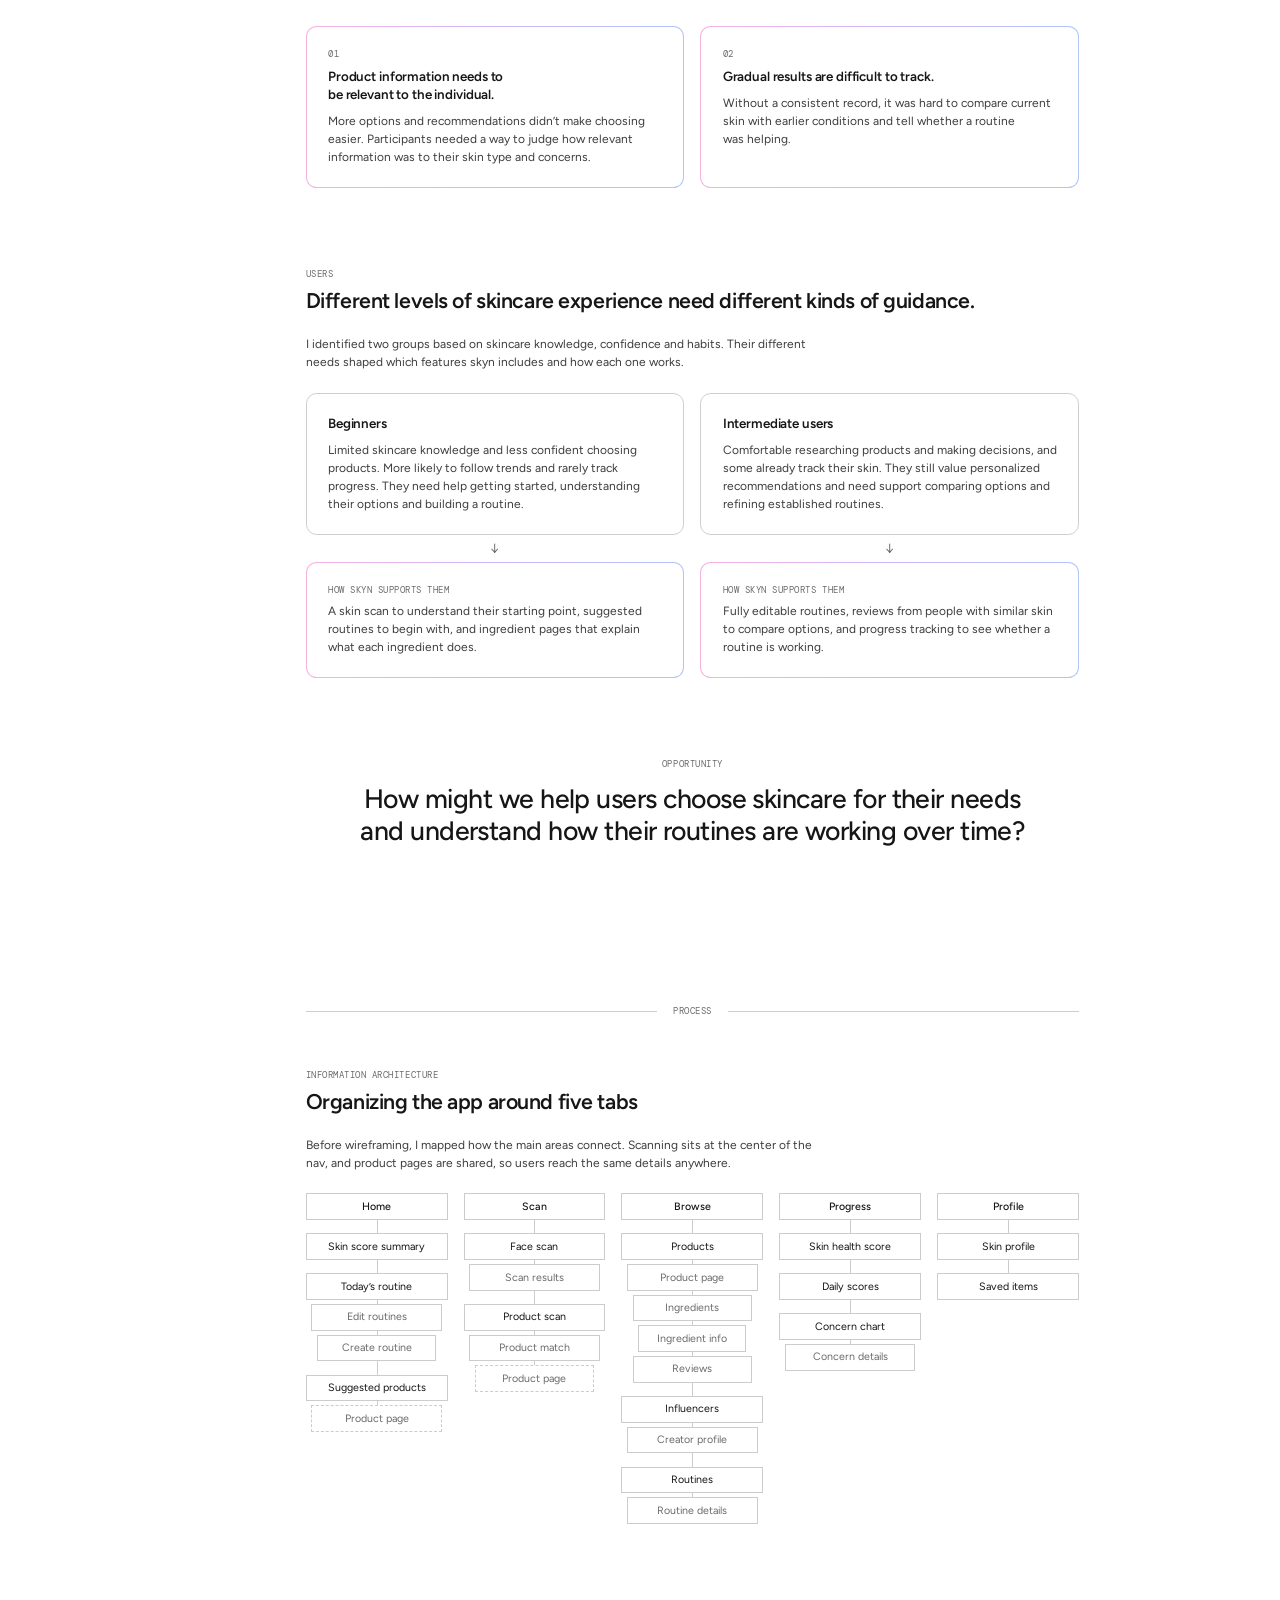
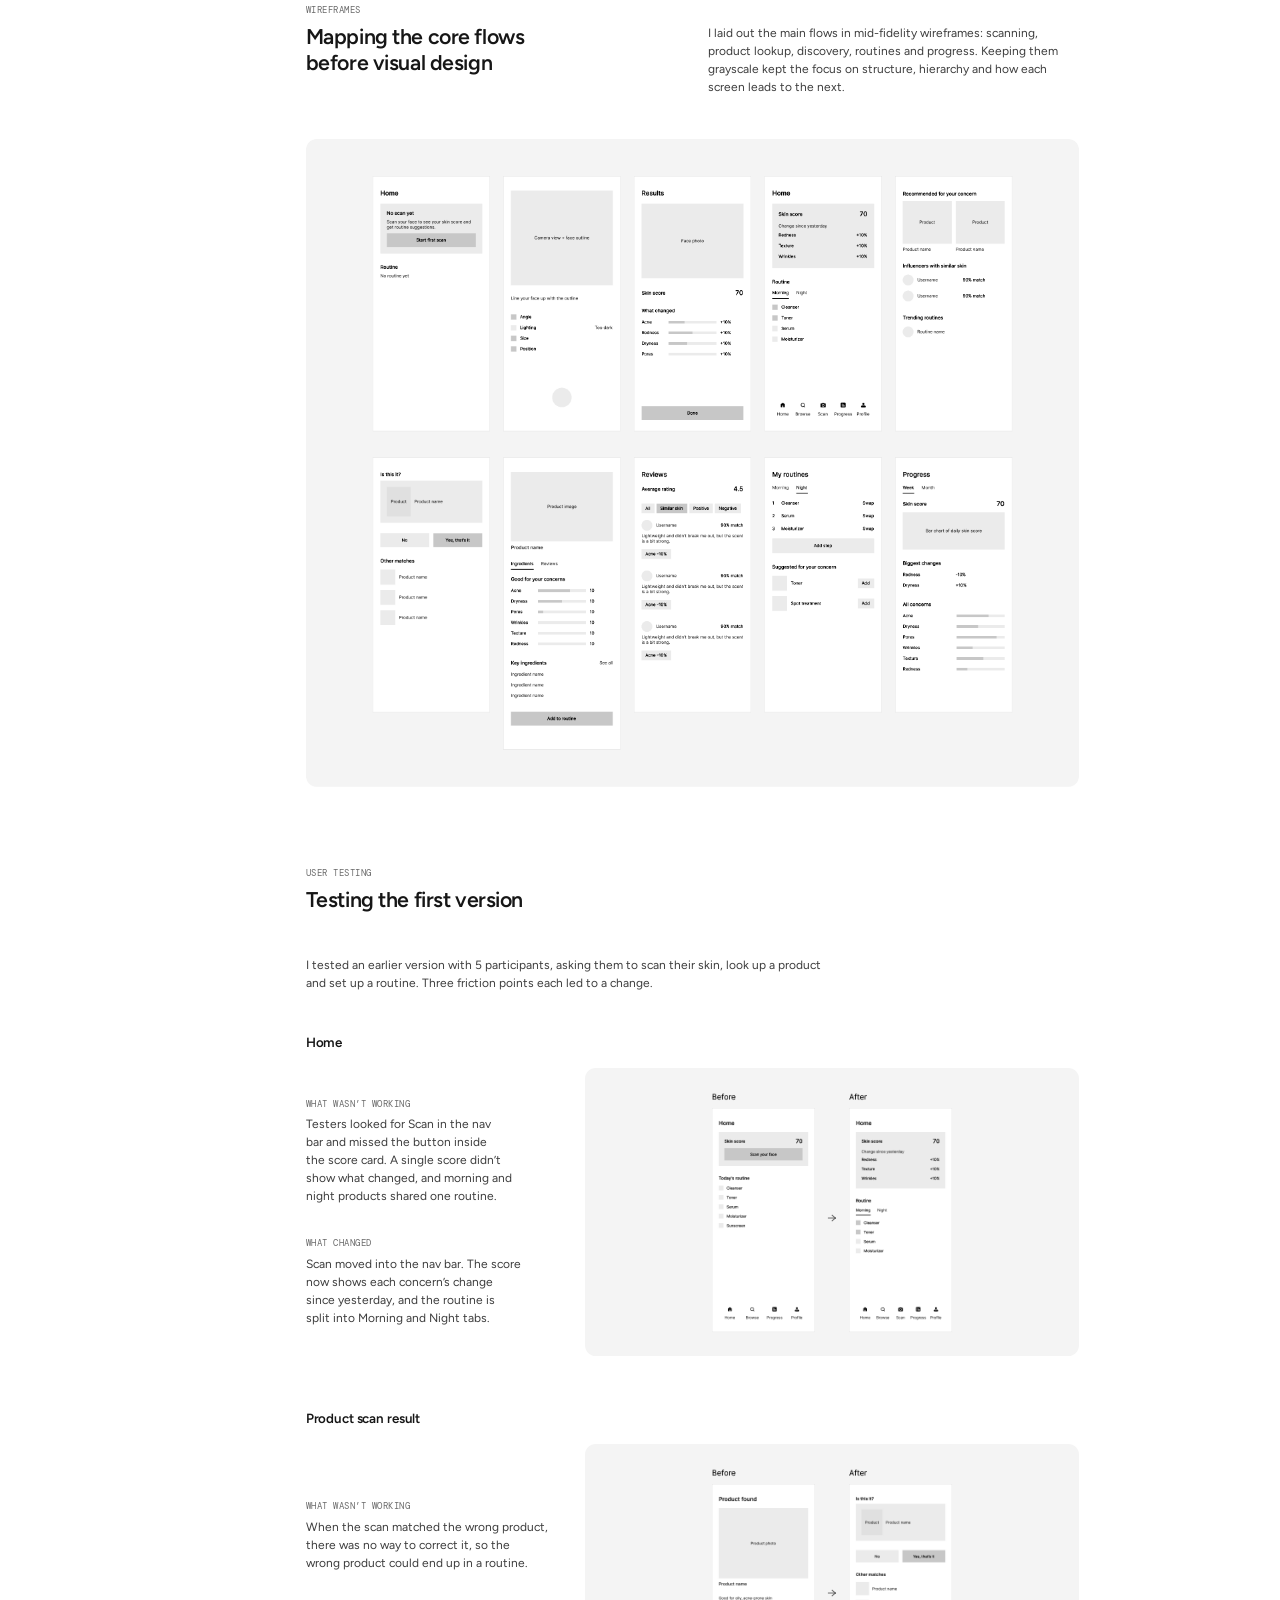
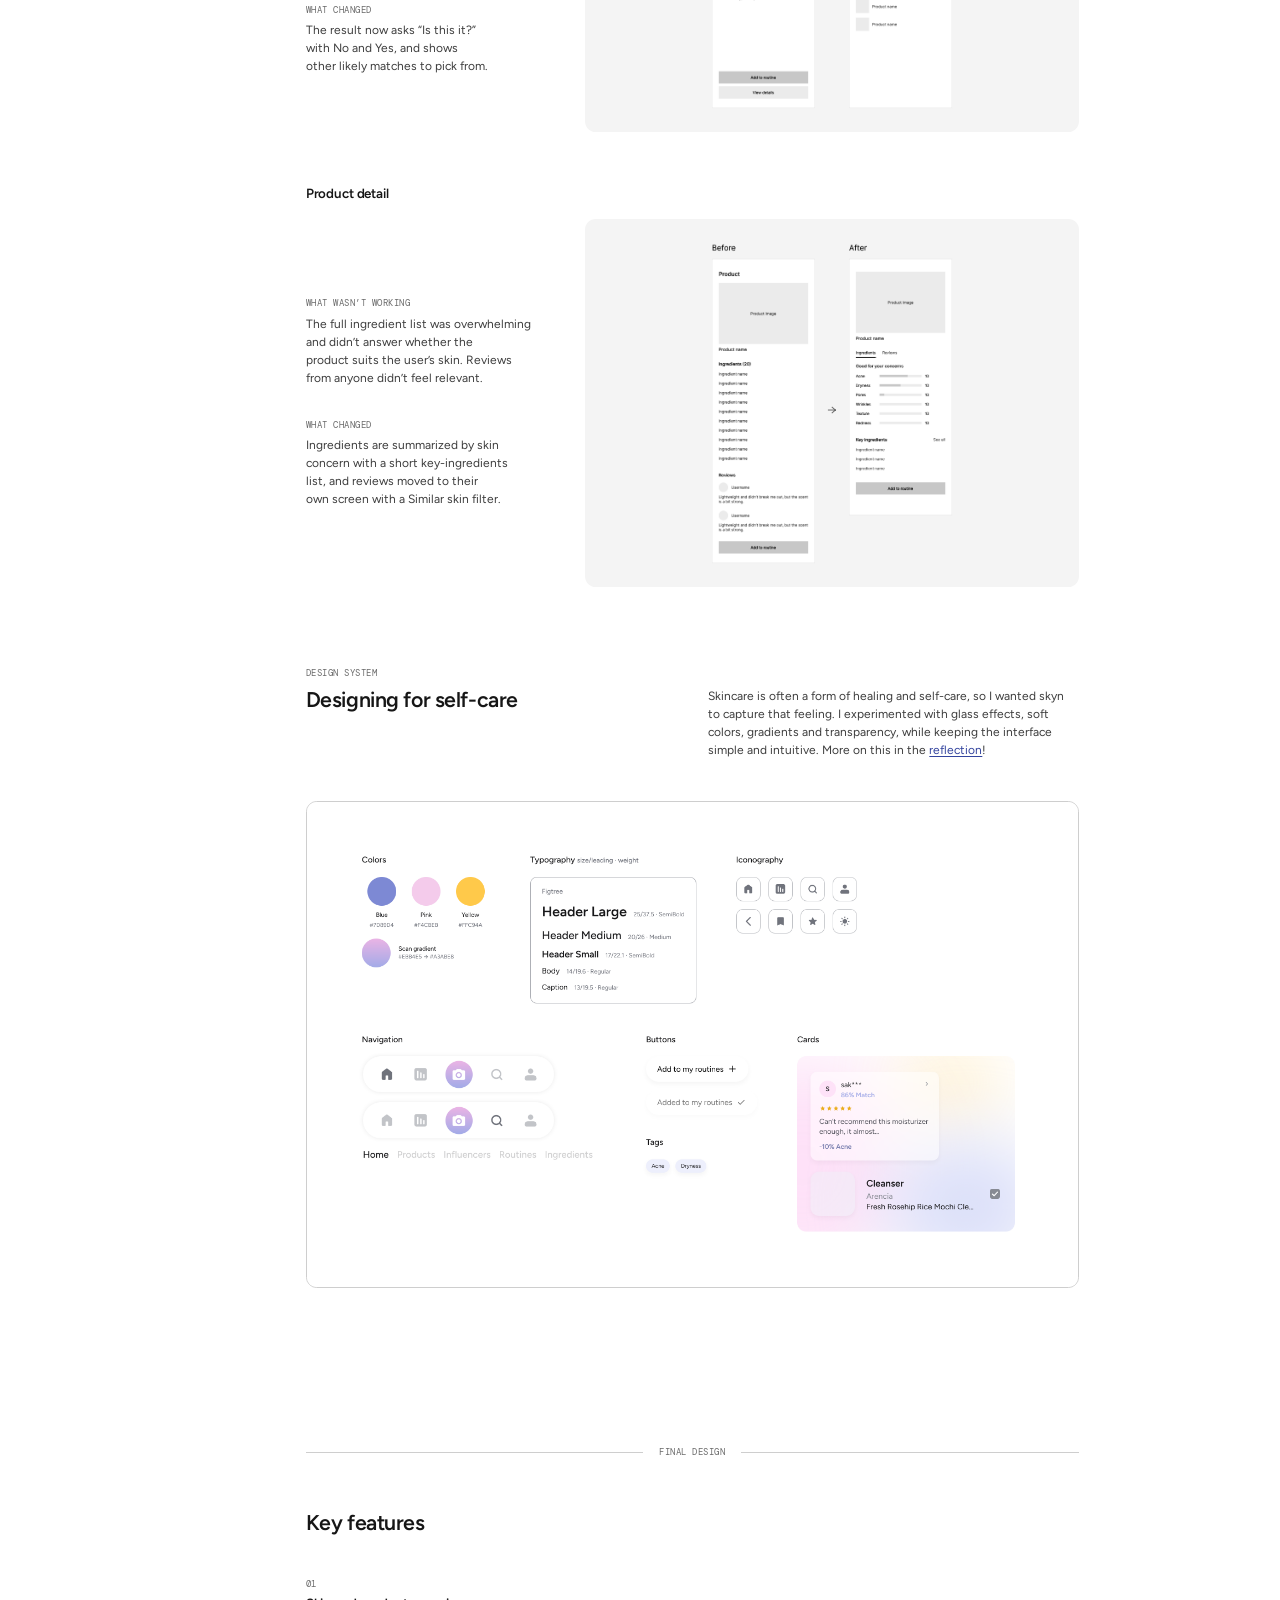
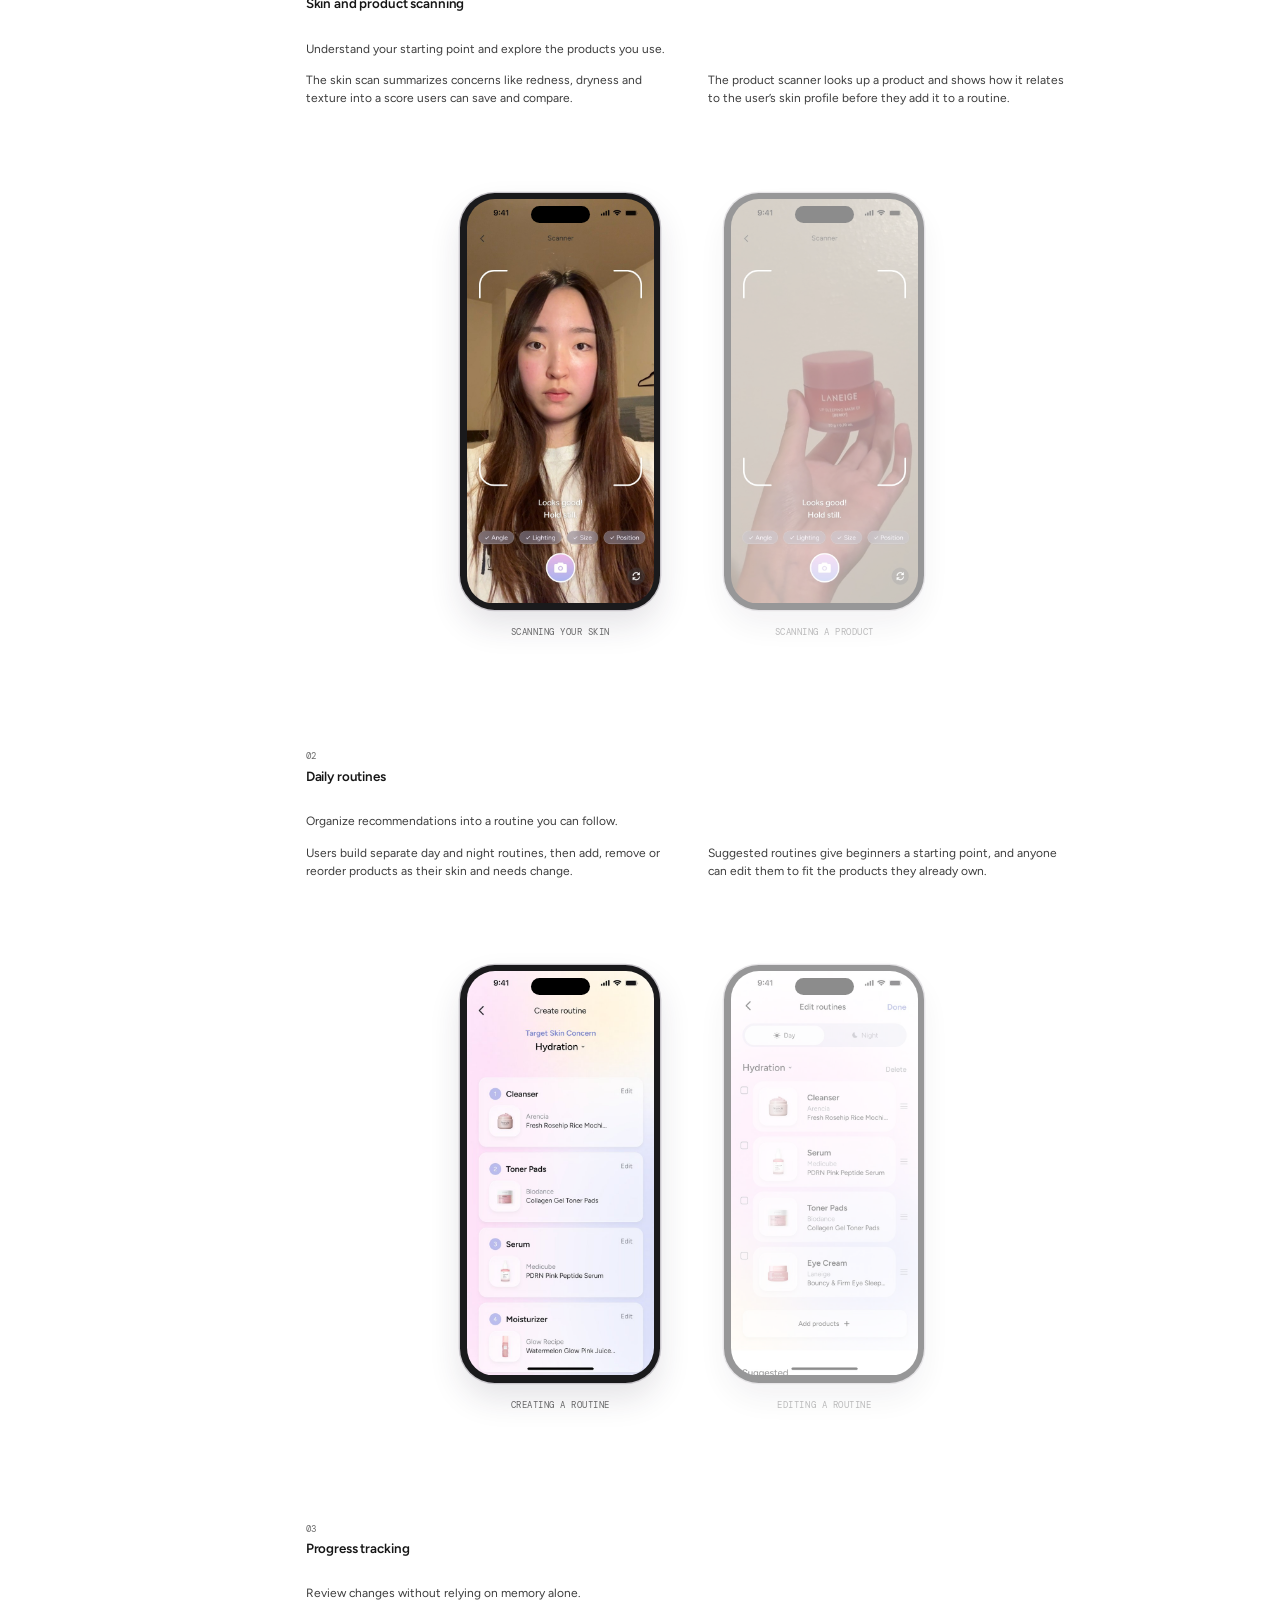
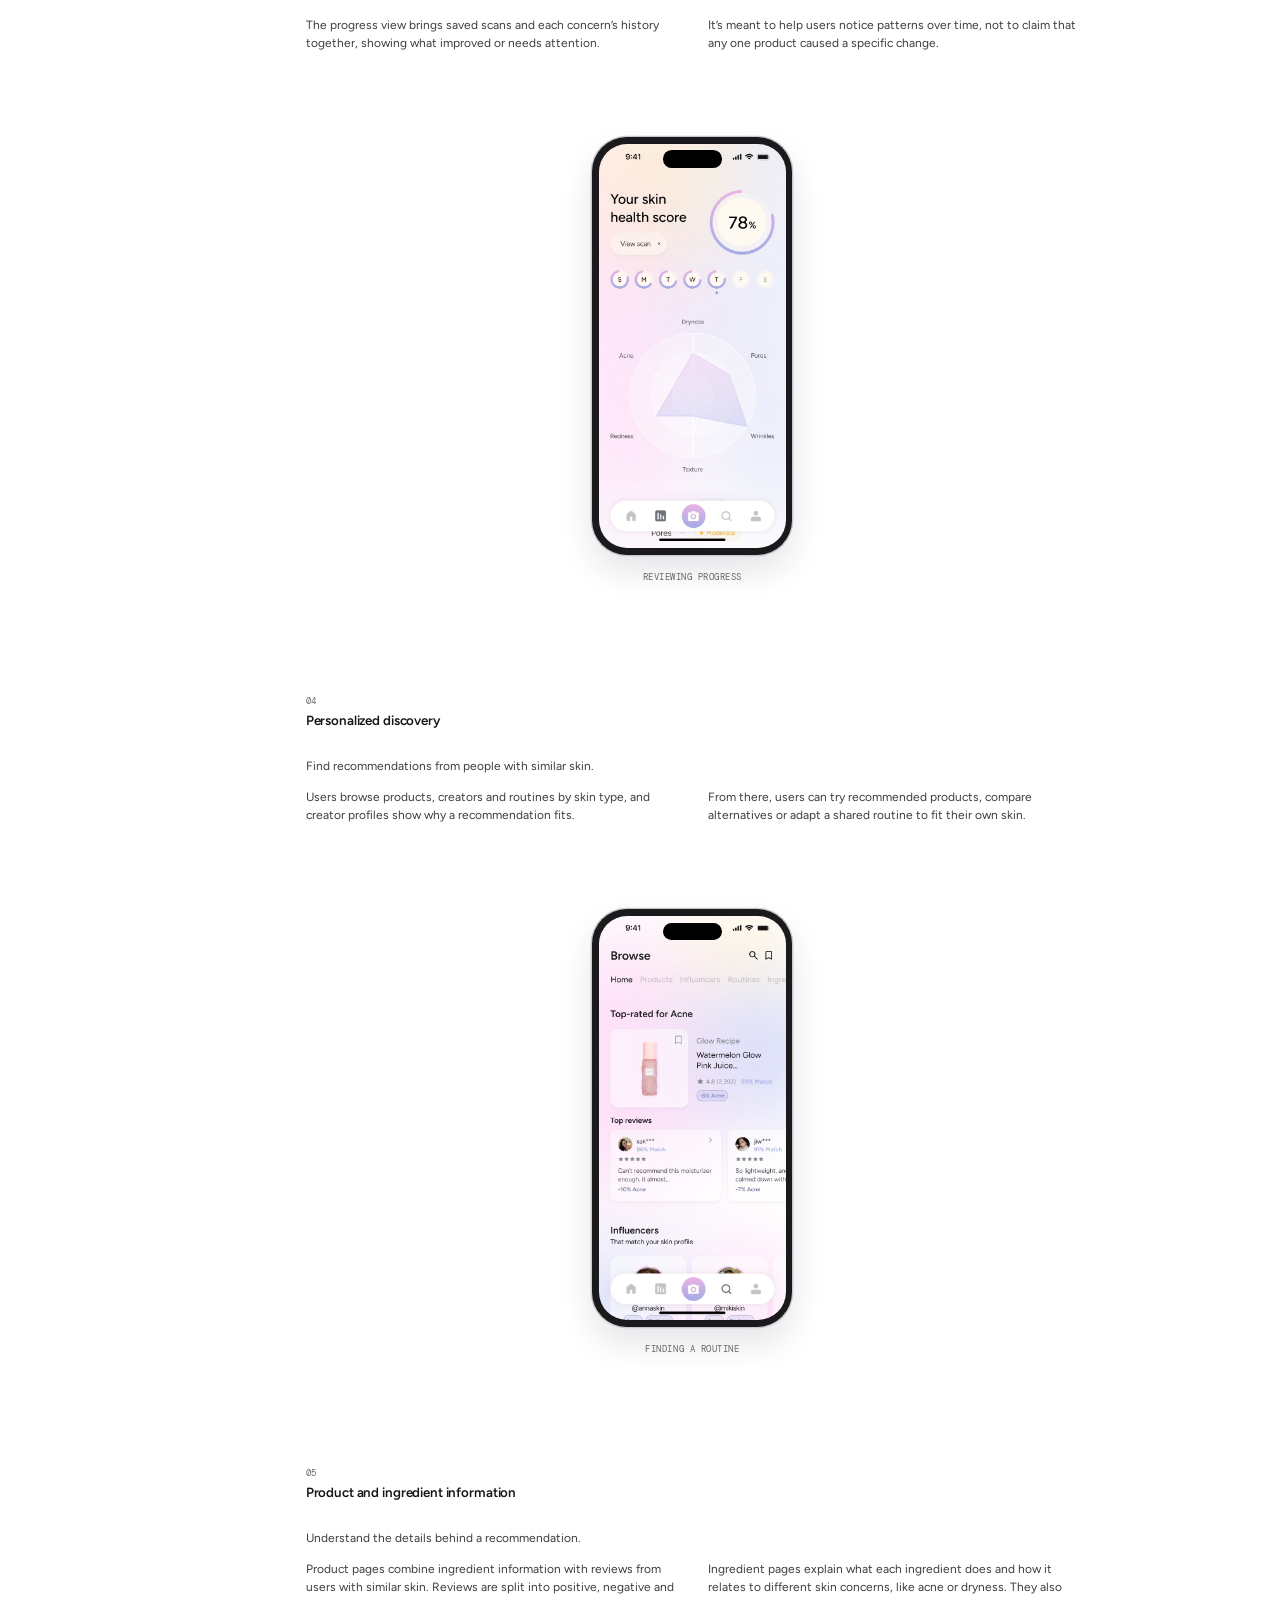
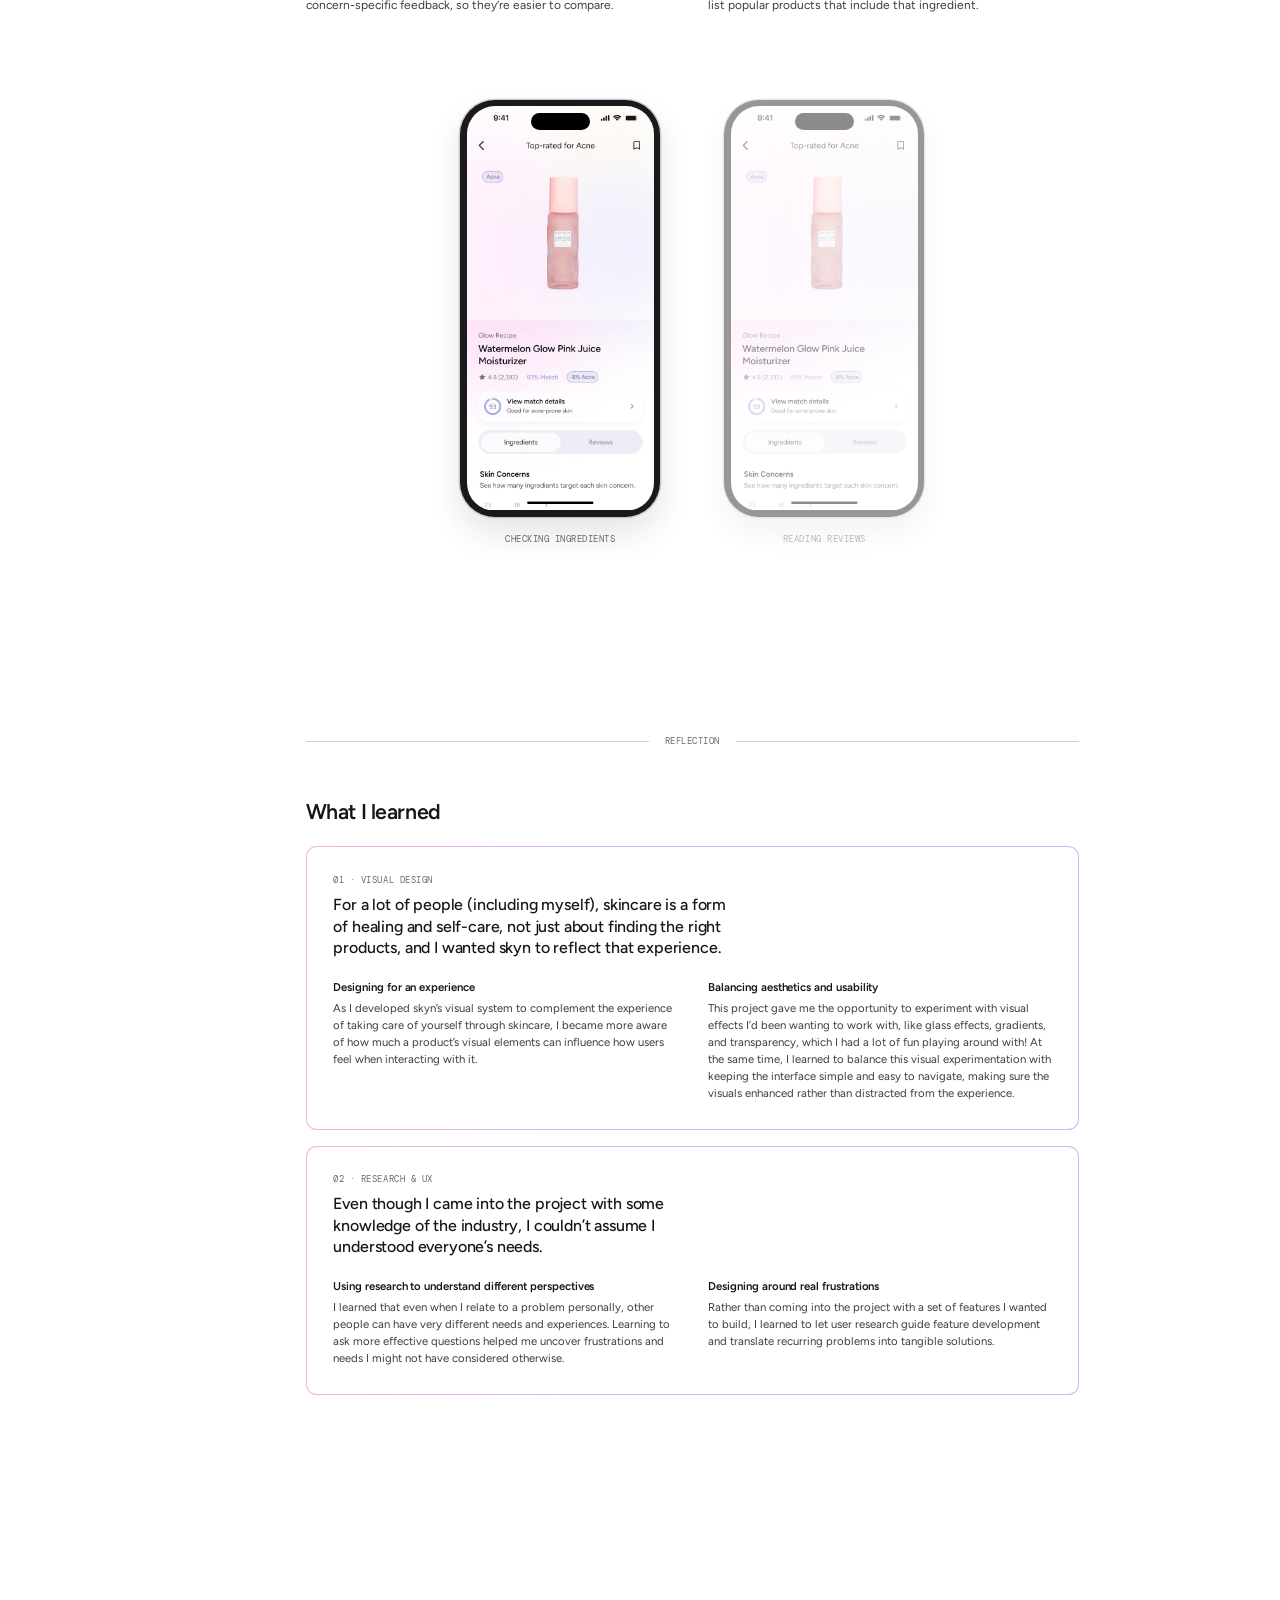
<file: skyn/index.html>
<!doctype html>
<html lang="en">
<head>
  <meta charset="utf-8">
  <meta name="robots" content="noindex, nofollow">
  <meta name="viewport" content="width=device-width, initial-scale=1">
  <title>skyn — June Yang</title>
  <link rel="icon" href="../favicon.ico?v=6" sizes="any">
  <link rel="icon" type="image/svg+xml" href="../favicon.svg?v=6">
  <link rel="icon" type="image/png" href="../favicon-32.png?v=6">
  <link rel="apple-touch-icon" href="../apple-touch-icon.png?v=5">
  <meta name="description" content="skyn is a personalized skincare app that uses AI-powered skin analysis to help users find the right products, build daily routines, and track changes in their skin over time.">
  <link rel="preconnect" href="https://fonts.googleapis.com">
  <link rel="preconnect" href="https://fonts.gstatic.com" crossorigin>
  <link href="https://fonts.googleapis.com/css2?family=DM+Mono:wght@400;500&family=Figtree:wght@400;500;600&display=swap" rel="stylesheet">
  <link rel="stylesheet" href="../ds.css?v=19">
  <link rel="stylesheet" href="styles.css?v=hm4m">
  <link rel="stylesheet" href="../case-ds.css?v=34">
  <script>
    // Scale the 1920px design to the window width so it matches the Figma frame.
    (function () {
      function fit() {
        var w = window.innerWidth;
        document.documentElement.style.setProperty('--fit', w >= 1024 ? Math.min(w / 1920, 1) : 1);
      }
      fit();
      window.addEventListener('resize', fit);
    })();
  </script>
</head>
<body>
  <header class="site-header">
    <a class="site-logo" href="../index.html"><img src="../logo-j.svg?v=3" width="24" height="34" alt="June Yang (home)"></a>
    <nav class="site-nav" aria-label="Main">
      <a href="../index.html" aria-current="true">Work</a>
      <a href="../about.html">About</a>
    </nav>
  </header>

  <main class="page">
    <section class="overview" aria-label="Project overview">
      <div class="overview__details">
        <p class="overview__label">Details</p>
        <p>Role: Product designer<br>
          Timeline: Summer 2026 · 8 weeks<br>
          Context: Personal project<br>
          Tools: Figma</p>
      </div>
      <div class="overview__summary">
        <p class="overview__label">Summary</p>
        <p>skyn is a personalized skincare app that uses AI-powered skin analysis to help users find the right products, build daily routines, and track changes in their skin over time.</p>
      </div>
    </section>

    <div class="hero-media">
      <img class="hero" src="images/hero.png" width="1377" height="946"
        alt="Two skyn app screens showing a skin health score of 73% and a daily view with redness, texture and wrinkle changes, under the skyn wordmark">
      <video class="hero-media__video" data-src="images/hover.mp4?v=12" muted playsinline loop preload="none" aria-hidden="true"></video>
    </div>

    <div class="layout">
      <nav class="sidebar" aria-label="Case study sections">
        <a href="#overview" class="is-active">Overview</a>
        <a href="#research">Research</a>
        <a href="#process">Process</a>
        <a href="#final-design">Final design</a>
        <a href="#reflection">Reflection</a>
      </nav>

      <div class="content">
        <!-- Overview: problem + solution -->
        <section id="overview" class="section">
          <p class="divider" role="heading" aria-level="2"><span>Overview</span></p>
          <div class="subsection">
            <div class="intro intro--flush">
              <p class="label">Problem</p>
              <h2 class="heading">Users lack personalized support for choosing products and tracking results.</h2>
            </div>
            <p class="body lede">Over two years working in the beauty industry, I noticed a recurring problem in consumer research and in conversations with people around me.</p>
          </div>

          <div class="subsection">
            <div class="intro intro--flush">
              <p class="label">Solution</p>
              <h2 class="heading">A skincare experience personalized to your skin and its changing needs</h2>
            </div>
            <p class="body lede">skyn connects personalized product recommendations, daily routines and progress tracking, so every decision has context.</p>
            <div class="pairs">
              <div class="cards pair">
                <article class="card">
                  <p class="number">Problem</p>
                  <h3 class="subheading">Too many options</h3>
                  <p class="body">There are countless skincare products to choose from, and reviews and advice often come from people with different skin types and concerns.</p>
                </article>
                <article class="card">
                  <p class="number">Solution</p>
                  <h3 class="subheading">Recommendations based on your skin</h3>
                  <p class="body">Users discover products based on their skin profile and build morning and night routines.</p>
                </article>
              </div>
              <div class="cards pair">
                <article class="card">
                  <p class="number">Problem</p>
                  <h3 class="subheading">Results are hard to see</h3>
                  <p class="body">Results are gradual and easy to forget, which makes it hard to judge a routine.</p>
                </article>
                <article class="card">
                  <p class="number">Solution</p>
                  <h3 class="subheading">Progress you can look back on</h3>
                  <p class="body">Saved skin scans let users review changes over time and see whether a routine is helping.</p>
                </article>
              </div>
            </div>
          </div>
        </section>

        <!-- Research -->
        <section id="research" class="section">
          <p class="divider" role="heading" aria-level="2"><span>Research</span></p>
          <div class="subsection">
            <div class="intro intro--flush">
              <p class="label">Desk research</p>
              <h2 class="heading">Where existing skincare apps fall short</h2>
            </div>
            <p class="body lede">Interest in skincare apps is growing…</p>
            <div class="cards">
              <article class="card stat">
                <p class="stat__value">~2,000%</p>
                <p class="body">Search interest in skincare apps increased by nearly 2,000% over the past five years.</p>
                <p class="number">Source: Google Trends</p>
              </article>
              <article class="card stat">
                <p class="stat__value">$227.1B</p>
                <p class="body">The global skincare market is expected to grow from $122.1 billion in 2025 to $227.1 billion by 2034, with an annual growth rate of 7.3%.</p>
                <p class="number">Source: Fortune Business Insights</p>
              </article>
            </div>
            <p class="body lede lede--continue">…but existing apps lack personalization.</p>
            <div class="cards cards--3">
              <article class="card compare">
                <p class="number">Existing app</p>
                <h3 class="subheading">Yuka</h3>
                <div class="note">
                  <p class="note__label">What it does</p>
                  <p class="body">Scans a product and scores its ingredients by health risk.</p>
                </div>
                <div class="note">
                  <p class="note__label">Limitation</p>
                  <p class="body">The score is the same for everyone, so it can’t tell you whether a product suits your skin.</p>
                </div>
              </article>
              <article class="card compare">
                <p class="number">Existing app</p>
                <h3 class="subheading">Charm</h3>
                <div class="note">
                  <p class="note__label">What it does</p>
                  <p class="body">Builds routines and recommends products from a skin quiz, with a diary for tracking.</p>
                </div>
                <div class="note">
                  <p class="note__label">Limitation</p>
                  <p class="body">It knows your skin only through quiz answers, and progress depends on what you log.</p>
                </div>
              </article>
              <article class="card compare compare--ours">
                <p class="number">Opportunity</p>
                <h3 class="subheading">skyn</h3>
                <div class="note">
                  <p class="note__label">What it does</p>
                  <p class="body">Scans your actual skin, recommends products for it and builds them into routines.</p>
                </div>
                <div class="note">
                  <p class="note__label">How it’s different</p>
                  <p class="body">Saved scans show how your skin changes over time, so results don’t rely on memory.</p>
                </div>
              </article>
            </div>
          </div>

          <div class="subsection">
            <div class="intro intro--flush">
              <p class="label">Interviews</p>
              <h2 class="heading">Understanding how people make skincare decisions</h2>
            </div>
            <p class="body lede">I then interviewed eight participants about three areas:</p>
            <div class="cards cards--3">
              <article class="card">
                <p class="number">01</p>
                <h3 class="subheading">Choosing products</h3>
                <p class="body">What information do people rely on, and how do they decide whether a product suits their skin?</p>
              </article>
              <article class="card">
                <p class="number">02</p>
                <h3 class="subheading">Managing routines</h3>
                <p class="body">How do people build their routines, and what leads them to add or replace a product?</p>
              </article>
              <article class="card">
                <p class="number">03</p>
                <h3 class="subheading">Tracking results</h3>
                <p class="body">How do people notice changes in their skin and decide whether their skincare is working?</p>
              </article>
            </div>
          </div>

          <div class="subsection subsection--continue">
            <p class="body lede">In participants’ own words:</p>
            <div class="cards cards--3">
              <figure class="card quote">
                <blockquote class="quote__text">“I’ll see a product everywhere and want to try it, but I don’t really know if it’ll work for my skin.”</blockquote>
                <figcaption class="number">19, college student<br>Skincare beginner</figcaption>
              </figure>
              <figure class="card quote">
                <blockquote class="quote__text">“I spend a lot of time reading reviews, but it’s hard to know which ones to trust when everyone’s skin is so different.”</blockquote>
                <figcaption class="number">26, working professional<br>Intermediate skincare user</figcaption>
              </figure>
              <figure class="card quote">
                <blockquote class="quote__text">“Sometimes I think my skin’s getting better, but I can’t really remember what it looked like a month ago.”</blockquote>
                <figcaption class="number">20, college student<br>Skincare beginner</figcaption>
              </figure>
            </div>
          </div>

          <div class="subsection subsection--wide-gap">
            <div class="intro intro--flush">
              <p class="label">Key insights</p>
              <h2 class="heading">Users need support both when choosing products and after they start using them.</h2>
            </div>
            <div class="cards">
              <article class="card card--key">
                <p class="number">01</p>
                <h3 class="subheading">Product information needs to be relevant to the individual.</h3>
                <p class="body">More options and recommendations didn’t make choosing easier. Participants needed a way to judge how relevant information was to their skin type and concerns.</p>
              </article>
              <article class="card card--key">
                <p class="number">02</p>
                <h3 class="subheading">Gradual results are difficult to track.</h3>
                <p class="body">Without a consistent record, it was hard to compare current skin with earlier conditions and tell whether a routine was helping.</p>
              </article>
            </div>
          </div>

          <div class="subsection">
            <div class="intro intro--flush">
              <p class="label">Users</p>
              <h2 class="heading">Different levels of skincare experience need different kinds of guidance.</h2>
            </div>
            <p class="body lede">I identified two groups based on skincare knowledge, confidence and habits. Their different needs shaped which features skyn includes and how each one works.</p>
            <div class="cards user-map">
              <div class="user-col">
                <article class="card">
                  <h3 class="subheading">Beginners</h3>
                  <p class="body">Limited skincare knowledge and less confident choosing products. More likely to follow trends and rarely track progress. They need help getting started, understanding their options and building a routine.</p>
                </article>
                <span class="user-arrow" aria-hidden="true">↓</span>
                <article class="card card--key user-support">
                  <p class="label">How skyn supports them</p>
                  <p class="body">A skin scan to understand their starting point, suggested routines to begin with, and ingredient pages that explain what each ingredient does.</p>
                </article>
              </div>
              <div class="user-col">
                <article class="card">
                  <h3 class="subheading">Intermediate users</h3>
                  <p class="body">Comfortable researching products and making decisions, and some already track their skin. They still value personalized recommendations and need support comparing options and refining established routines.</p>
                </article>
                <span class="user-arrow" aria-hidden="true">↓</span>
                <article class="card card--key user-support">
                  <p class="label">How skyn supports them</p>
                  <p class="body">Fully editable routines, reviews from people with similar skin to compare options, and progress tracking to see whether a routine is working.</p>
                </article>
              </div>
            </div>
          </div>

          <div class="subsection">
            <div class="intro intro--flush intro--center">
              <p class="label">Opportunity</p>
              <h2 class="display">How might we help users choose skincare for their needs and understand how their routines are working over time?</h2>
            </div>
          </div>
        </section>

        <!-- Process -->
        <section id="process" class="section">
          <p class="divider" role="heading" aria-level="2"><span>Process</span></p>
          <div class="subsection">
            <div class="intro intro--flush">
              <p class="label">Information architecture</p>
              <h2 class="heading">Organizing the app around five tabs</h2>
            </div>
            <p class="body lede">Before wireframing, I mapped how the main areas connect. Scanning sits at the center of the nav, and product pages are shared, so users reach the same details anywhere.</p>
            <figure class="ia" aria-label="Information architecture map of the skyn app">
              <div class="ia__tabs">
                <div class="ia__col">
                  <p class="ia__tab">Home</p>
                  <ul class="ia__tree">
                    <li><span>Skin score summary</span></li>
                    <li><span>Today’s routine</span>
                      <ul><li><span>Edit routines</span>
                        <ul><li><span>Create routine</span></li></ul>
                      </li></ul>
                    </li>
                    <li><span>Suggested products</span>
                      <ul><li><span class="ia__link">Product page</span></li></ul>
                    </li>
                  </ul>
                </div>
                <div class="ia__col">
                  <p class="ia__tab">Scan</p>
                  <ul class="ia__tree">
                    <li><span>Face scan</span>
                      <ul><li><span>Scan results</span></li></ul>
                    </li>
                    <li><span>Product scan</span>
                      <ul><li><span>Product match</span>
                        <ul><li><span class="ia__link">Product page</span></li></ul>
                      </li></ul>
                    </li>
                  </ul>
                </div>
                <div class="ia__col">
                  <p class="ia__tab">Browse</p>
                  <ul class="ia__tree">
                    <li><span>Products</span>
                      <ul><li><span>Product page</span>
                        <ul>
                          <li><span>Ingredients</span>
                            <ul><li><span>Ingredient info</span></li></ul>
                          </li>
                          <li><span>Reviews</span></li>
                        </ul>
                      </li></ul>
                    </li>
                    <li><span>Influencers</span>
                      <ul><li><span>Creator profile</span></li></ul>
                    </li>
                    <li><span>Routines</span>
                      <ul><li><span>Routine details</span></li></ul>
                    </li>
                  </ul>
                </div>
                <div class="ia__col">
                  <p class="ia__tab">Progress</p>
                  <ul class="ia__tree">
                    <li><span>Skin health score</span></li>
                    <li><span>Daily scores</span></li>
                    <li><span>Concern chart</span>
                      <ul><li><span>Concern details</span></li></ul>
                    </li>
                  </ul>
                </div>
                <div class="ia__col">
                  <p class="ia__tab">Profile</p>
                  <ul class="ia__tree">
                    <li><span>Skin profile</span></li>
                    <li><span>Saved items</span></li>
                  </ul>
                </div>
              </div>
            </figure>
          </div>

          <div class="subsection">
            <div class="intro">
              <p class="label">Wireframes</p>
              <div class="row">
                <h2 class="heading">Mapping the core flows before visual design</h2>
                <p class="body">I laid out the main flows in mid-fidelity wireframes: scanning, product lookup, discovery, routines and progress. Keeping them grayscale kept the focus on structure, hierarchy and how each screen leads to the next.</p>
              </div>
            </div>
            <img class="figure" src="images/wireframes.png?v=3" width="1160" height="973" loading="lazy"
              alt="Ten grayscale mid-fidelity wireframes: home before first scan, scanner, scan results, home, browse, product scan result, product detail, reviews, my routines and progress">
          </div>

          <div class="subsection subsection--wide-gap">
            <div class="intro intro--flush">
              <p class="label">User testing</p>
              <h2 class="heading">Testing the first version</h2>
            </div>
            <p class="body lede">I tested an earlier version with 5 participants, asking them to scan their skin, look up a product and set up a routine. Three friction points each led to a change.</p>

            <div class="changes">
              <article class="change">
                <h3 class="subheading">Home</h3>
                <div class="change__body">
                <div class="change__notes">
                  <div class="note">
                    <p class="note__label">What wasn’t working</p>
                    <p class="body">Testers looked for Scan in the nav bar and missed the button inside the score card. A single score didn’t show what changed, and morning and night products shared one routine.</p>
                  </div>
                  <div class="note">
                    <p class="note__label">What changed</p>
                    <p class="body">Scan moved into the nav bar. The score now shows each concern’s change since yesterday, and the routine is split into Morning and Night tabs.</p>
                  </div>
                </div>
                <div class="ba">
                <img class="figure" src="images/test-home.png?v=3" width="1160" height="676" loading="lazy"
                  alt="Home wireframe before and after testing: the after version adds a Scan tab to the nav bar, per-concern changes under the skin score, and Morning and Night routine tabs">
                </div>
                </div>

              </article>

              <!-- Face scanner change removed to keep three; restore by un-commenting:
              <article class="change">
                <h3 class="subheading">Face scanner</h3>
                <div class="change__body">
                <div class="change__notes">
                  <div class="note">
                    <p class="note__label">What wasn’t working</p>
                    <p class="body">Testers retook their photo several times because of poor lighting or angle, and didn’t know what a good photo looked like.</p>
                  </div>
                  <div class="note">
                    <p class="note__label">What changed</p>
                    <p class="body">A live checklist for angle, lighting, size and position, with a hint like “Too dark” when something needs fixing.</p>
                  </div>
                </div>
                <img class="figure" src="images/test-face-scanner.png?v=3" width="1160" height="676" loading="lazy"
                  alt="Scanner wireframe before and after testing: the after version adds a face outline and a checklist for angle, lighting, size and position">
                </div>

              </article>
              -->

              <article class="change">
                <h3 class="subheading">Product scan result</h3>
                <div class="change__body">
                <div class="change__notes">
                  <div class="note">
                    <p class="note__label">What wasn’t working</p>
                    <p class="body">When the scan matched the wrong product, there was no way to correct it, so the wrong product could end up in a routine.</p>
                  </div>
                  <div class="note">
                    <p class="note__label">What changed</p>
                    <p class="body">The result now asks “Is this it?” with No and Yes, and shows other likely matches to pick from.</p>
                  </div>
                </div>
                <div class="ba">
                <img class="figure" src="images/test-product-scan.png?v=3" width="1160" height="676" loading="lazy"
                  alt="Product scan result wireframe before and after testing: the after version asks Is this it? with No and Yes buttons and lists other matches">
                </div>
                </div>

              </article>

              <article class="change">
                <h3 class="subheading">Product detail</h3>
                <div class="change__body">
                <div class="change__notes">
                  <div class="note">
                    <p class="note__label">What wasn’t working</p>
                    <p class="body">The full ingredient list was overwhelming and didn’t answer whether the product suits the user’s skin. Reviews from anyone didn’t feel relevant.</p>
                  </div>
                  <div class="note">
                    <p class="note__label">What changed</p>
                    <p class="body">Ingredients are summarized by skin concern with a short key-ingredients list, and reviews moved to their own screen with a Similar skin filter.</p>
                  </div>
                </div>
                <div class="ba">
                <img class="figure" src="images/test-product-detail.png?v=3" width="1160" height="864" loading="lazy"
                  alt="Product detail wireframe before and after testing: the after version replaces the long ingredient list with scores by skin concern and key ingredients">
                </div>
                </div>

              </article>
            </div>
          </div>

          <div class="subsection">
            <div class="intro">
              <p class="label">Design system</p>
              <div class="row">
                <h2 class="heading">Designing for self-care</h2>
                <p class="body">Skincare is often a form of healing and self-care, so I wanted skyn to capture that feeling. I experimented with glass effects, soft colors, gradients and transparency, while keeping the interface simple and intuitive. More on this in the <a href="#reflection">reflection</a>!</p>
              </div>
            </div>
            <div class="sheet-panel">
              <img class="sheet-panel__img" src="images/style-guide.png?v=3" width="2784" height="1748" loading="lazy"
                alt="skyn style guide: blue, pink and yellow colors with the scan gradient; Figtree type styles from Header Large to Caption; icons; the tab bar with home and search active; Add to my routines buttons; Acne and Dryness tags; and a glass review card and routine row over a pink, yellow and blue blurred background">
            </div>
          </div>
        </section>

        <!-- Final design -->
        <section id="final-design" class="section section--final">
          <p class="divider" role="heading" aria-level="2"><span>Final design</span></p>
          <div class="intro intro--flush">
            <h2 class="heading">Key features</h2>
          </div>

          <div class="features">
            <article class="feature">
              <div class="feature__intro">
                <p class="number">01</p>
                <h3 class="subheading">Skin and product scanning</h3>
                <div class="feature__body">
                  <p class="body body--muted">Understand your starting point and explore the products you use.</p>
                  <div class="row">
                    <p class="body">The skin scan summarizes concerns like redness, dryness and texture into a score users can save and compare.</p>
                    <p class="body">The product scanner looks up a product and shows how it relates to the user’s skin profile before they add it to a routine.</p>
                  </div>
                </div>
              </div>
              <div class="phones">
                <figure class="phone">
                  <div class="phone__frame">
                    <video class="phone__screen" src="images/skin-scan.mp4?v=4" poster="images/skin-scan-still.jpg?v=3" width="590" height="1278" muted playsinline preload="auto"
                      aria-label="Scanning your skin: the checklist turns Angle and Lighting from red to green as the user adjusts, the photo is taken and analyzed, the results show a 73% skin score, and the user closes them with the X"></video>
                  </div>
                  <figcaption class="number">Scanning your skin</figcaption>
                </figure>
                <figure class="phone">
                  <div class="phone__frame">
                    <video class="phone__screen" src="images/product-scan.mp4?v=6" poster="images/product-scan-still.jpg?v=6" width="590" height="1278" muted playsinline preload="auto"
                      aria-label="Scanning a product: the user holds up a jar of Laneige Lip Sleeping Mask, the Position check turns green once it is in the frame, the photo is taken, and the app asks whether it is the Laneige Lip Sleeping Mask EX, with other close matches below"></video>
                  </div>
                  <figcaption class="number">Scanning a product</figcaption>
                </figure>
              </div>
            </article>

            <article class="feature">
              <div class="feature__intro">
                <p class="number">02</p>
                <h3 class="subheading">Daily routines</h3>
                <div class="feature__body">
                  <p class="body body--muted">Organize recommendations into a routine you can follow.</p>
                  <div class="row">
                    <p class="body">Users build separate day and night routines, then add, remove or reorder products as their skin and needs change.</p>
                    <p class="body">Suggested routines give beginners a starting point, and anyone can edit them to fit the products they already own.</p>
                  </div>
                </div>
              </div>
              <div class="phones">
                <figure class="phone">
                  <div class="phone__frame">
                    <video class="phone__screen" src="images/routine-create.mp4?v=25" poster="images/routine-create-still.jpg?v=3" width="590" height="1278" muted playsinline preload="auto"
                      aria-label="Creating a routine: from an empty home screen, the user taps Create routine, adds a cleanser from their products, fills in four steps and saves, and the new routine appears on home"></video>
                  </div>
                  <figcaption class="number">Creating a routine</figcaption>
                </figure>
                <figure class="phone">
                  <div class="phone__frame">
                    <video class="phone__screen" src="images/routine-edit.mp4?v=21" poster="images/routine-edit-still.jpg?v=3" width="590" height="1278" muted playsinline preload="auto"
                      aria-label="Editing a routine: the user drags Serum above Toner Pads, deletes Moisturizer, adds a suggested eye cream and taps Done"></video>
                  </div>
                  <figcaption class="number">Editing a routine</figcaption>
                </figure>
              </div>
            </article>

            <article class="feature">
              <div class="feature__intro">
                <p class="number">03</p>
                <h3 class="subheading">Progress tracking</h3>
                <div class="feature__body">
                  <p class="body body--muted">Review changes without relying on memory alone.</p>
                  <div class="row">
                    <p class="body">The progress view brings saved scans and each concern’s history together, showing what improved or needs attention.</p>
                    <p class="body">It’s meant to help users notice patterns over time, not to claim that any one product caused a specific change.</p>
                  </div>
                </div>
              </div>
              <div class="phones">
                <figure class="phone">
                  <div class="phone__frame">
                    <video class="phone__screen" src="images/progress.mp4?v=4" poster="images/progress-still.jpg?v=1" width="590" height="1278" muted playsinline preload="auto" aria-label="Reviewing progress: the user switches from Thursday's 78% skin score to Tuesday's 73% and back, then scrolls to concern ratings and the weekly improvement charts"></video>
                  </div>
                  <figcaption class="number">Reviewing progress</figcaption>
                </figure>
              </div>
            </article>

            <article class="feature">
              <div class="feature__intro">
                <p class="number">04</p>
                <h3 class="subheading">Personalized discovery</h3>
                <div class="feature__body">
                  <p class="body body--muted">Find recommendations from people with similar skin.</p>
                  <div class="row">
                    <p class="body">Users browse products, creators and routines by skin type, and creator profiles show why a recommendation fits.</p>
                    <p class="body">From there, users can try recommended products, compare alternatives or adapt a shared routine to fit their own skin.</p>
                  </div>
                </div>
              </div>
              <div class="phones">
                <figure class="phone">
                  <div class="phone__frame">
                    <video class="phone__screen" src="images/discovery.mp4?v=8" poster="images/discovery-still.jpg?v=2" width="590" height="1278" muted playsinline preload="auto" aria-label="Finding a routine: the user scrolls Browse to creators matching their skin, opens @mikiskin's profile, taps her Hydration routine and adds it to their routines"></video>
                  </div>
                  <figcaption class="number">Finding a routine</figcaption>
                </figure>
              </div>
            </article>

            <article class="feature">
              <div class="feature__intro">
                <p class="number">05</p>
                <h3 class="subheading">Product and ingredient information</h3>
                <div class="feature__body">
                  <p class="body body--muted">Understand the details behind a recommendation.</p>
                  <div class="row">
                    <p class="body">Product pages combine ingredient information with reviews from users with similar skin. Reviews are split into positive, negative and concern-specific feedback, so they’re easier to compare.</p>
                    <p class="body">Ingredient pages explain what each ingredient does and how it relates to different skin concerns, like acne or dryness. They also list popular products that include that ingredient.</p>
                  </div>
                </div>
              </div>
              <div class="phones">
                <figure class="phone">
                  <div class="phone__frame">
                    <video class="phone__screen" src="images/product-ingredients.mp4?v=8" poster="images/product-ingredients-still.jpg?v=1" width="590" height="1278" muted playsinline preload="auto" aria-label="Checking ingredients: the user scrolls a product page through its skin concerns chart and ingredient list, then opens Hyaluronic Acid to see what it does and which products include it"></video>
                  </div>
                  <figcaption class="number">Checking ingredients</figcaption>
                </figure>
                <figure class="phone is-waiting">
                  <div class="phone__frame">
                    <video class="phone__screen" src="images/product-reviews.mp4?v=9" poster="images/product-reviews-still.jpg?v=1" width="590" height="1278" muted playsinline preload="auto" aria-label="Reading reviews: the user switches the product page to Reviews, filters to reviewers with similar skin, then scrolls through two of their reviews"></video>
                  </div>
                  <figcaption class="number">Reading reviews</figcaption>
                </figure>
              </div>
            </article>
          </div>
        </section>

        <!-- Reflection -->
        <section id="reflection" class="section">
          <p class="divider" role="heading" aria-level="2"><span>Reflection</span></p>
          <div class="subsection">
            <div class="intro intro--flush">
              <h2 class="heading">What I learned</h2>
            </div>
            <div class="reflections">
              <article class="card card--key reflection__box">
                <p class="label">01 · Visual design</p>
                <h3 class="reflection__key">For a lot of people (including myself), skincare is a form of healing and self-care, not just about finding the right products, and I wanted skyn to reflect that experience.</h3>
                <ul class="squiggles">
                  <li><span class="point__title">Designing for an experience</span>As I developed skyn’s visual system to complement the experience of taking care of yourself through skincare, I became more aware of how much a product’s visual elements can influence how users feel when interacting with it.</li>
                  <li><span class="point__title">Balancing aesthetics and usability</span>This project gave me the opportunity to experiment with visual effects I’d been wanting to work with, like glass effects, gradients, and transparency, which I had a lot of fun playing around with! At the same time, I learned to balance this visual experimentation with keeping the interface simple and easy to navigate, making sure the visuals enhanced rather than distracted from the experience.</li>
                </ul>
              </article>
              <article class="card card--key reflection__box">
                <p class="label">02 · Research &amp; UX</p>
                <h3 class="reflection__key">Even though I came into the project with some knowledge of the industry, I couldn’t assume I understood everyone’s needs.</h3>
                <ul class="squiggles">
                  <li><span class="point__title">Using research to understand different perspectives</span>I learned that even when I relate to a problem personally, other people can have very different needs and experiences. Learning to ask more effective questions helped me uncover frustrations and needs I might not have considered otherwise.</li>
                  <li><span class="point__title">Designing around real frustrations</span>Rather than coming into the project with a set of features I wanted to build, I learned to let user research guide feature development and translate recurring problems into tangible solutions.</li>
                </ul>
              </article>
            </div>
          </div>
        </section>
      </div>
    </div>
  </main>

  <script>
    // Highlight the sidebar link for the section currently in view.
    (function () {
      var links = document.querySelectorAll('.sidebar a');
      var sections = Array.prototype.map.call(links, function (a) {
        return document.querySelector(a.getAttribute('href'));
      });
      function update() {
        var current = 0;
        sections.forEach(function (s, i) {
          if (s.getBoundingClientRect().top <= window.innerHeight * 0.35) current = i;
        });
        links.forEach(function (a, i) { a.classList.toggle('is-active', i === current); });
      }
      window.addEventListener('scroll', update, { passive: true });
      update();
    })();
  </script>
  <script>
    // Play the routine demos only when motion is allowed; otherwise the poster still stays.
    (function () {
      if (window.matchMedia('(prefers-reduced-motion: reduce)').matches) return;
      // The cover comes alive: its walkthrough plays on hover, or once someone has stayed on it for a moment.
      (function () {
        var box = document.querySelector('.hero-media');
        if (!box || window.matchMedia('(prefers-reduced-motion: reduce)').matches) return;
        var v = box.querySelector('video'), timer = null, visible = false, started = false;
        v.src = v.getAttribute('data-src'); v.preload = 'auto';
        v.addEventListener('playing', function () { box.classList.add('is-playing'); });
        function start() {
          clearTimeout(timer);
          if (started) { var q = v.play(); if (q && q.catch) q.catch(function () {}); return; }
          started = true; v.currentTime = 0;
          var p = v.play(); if (p && p.catch) p.catch(function () { started = false; });
        }
        function stop() {
          clearTimeout(timer); started = false;
          box.classList.remove('is-playing'); v.pause();
        }
        box.addEventListener('mouseenter', start);
        new IntersectionObserver(function (entries) {
          entries.forEach(function (en) {
            visible = en.intersectionRatio >= 0.6;
            if (visible && !started) { clearTimeout(timer); timer = setTimeout(start, 2500); }
            if (en.intersectionRatio < 0.2) stop();
            else if (!visible) clearTimeout(timer);
          });
        }, { threshold: [0, 0.2, 0.6, 1] }).observe(box);
      })();

      // Each feature's demos take turns within their own group, so only one per group moves at a time.
      // A group starts when it scrolls into view; tapping a phone plays that one from the start.
      Array.prototype.forEach.call(document.querySelectorAll('.phones'), function (group) {
        var vids = Array.prototype.slice.call(group.querySelectorAll('.phone__screen'));
        if (!vids.length) return;
        var current = 0, visible = false;
        function play(i) {
          current = i;
          vids.forEach(function (v, j) {
            var fig = v.closest('.phone');
            if (j === i) {
              fig.classList.remove('is-waiting');
              v.currentTime = 0;
              if (visible) { var p = v.play(); if (p && p.catch) p.catch(function () {}); }
            } else {
              v.pause(); v.currentTime = 0;
              fig.classList.add('is-waiting');
            }
          });
        }
        vids.forEach(function (v, j) {
          v.addEventListener('ended', function () { play((j + 1) % vids.length); });
          if (vids.length > 1) {
            var frame = v.closest('.phone__frame');
            var label = v.closest('.phone').querySelector('figcaption');
            frame.setAttribute('role', 'button');
            frame.setAttribute('tabindex', '0');
            frame.setAttribute('aria-label', 'Play ' + (label ? label.textContent.trim() : 'demo'));
            frame.classList.add('is-clickable');
            frame.addEventListener('click', function () { play(j); });
            frame.addEventListener('keydown', function (e) {
              if (e.key === 'Enter' || e.key === ' ') { e.preventDefault(); play(j); }
            });
          }
        });
        play(0);
        if ('IntersectionObserver' in window) {
          new IntersectionObserver(function (entries) {
            entries.forEach(function (en) {
              var was = visible; visible = en.isIntersecting;
              if (visible && !was) play(current);
              else if (!visible) vids[current].pause();
            });
          }, { threshold: 0.35 }).observe(group);
        } else { visible = true; play(0); }
      });
    })();
  </script>
  <script src="../scroll-fade.js?v=1"></script>
</body>
</html>
</file>
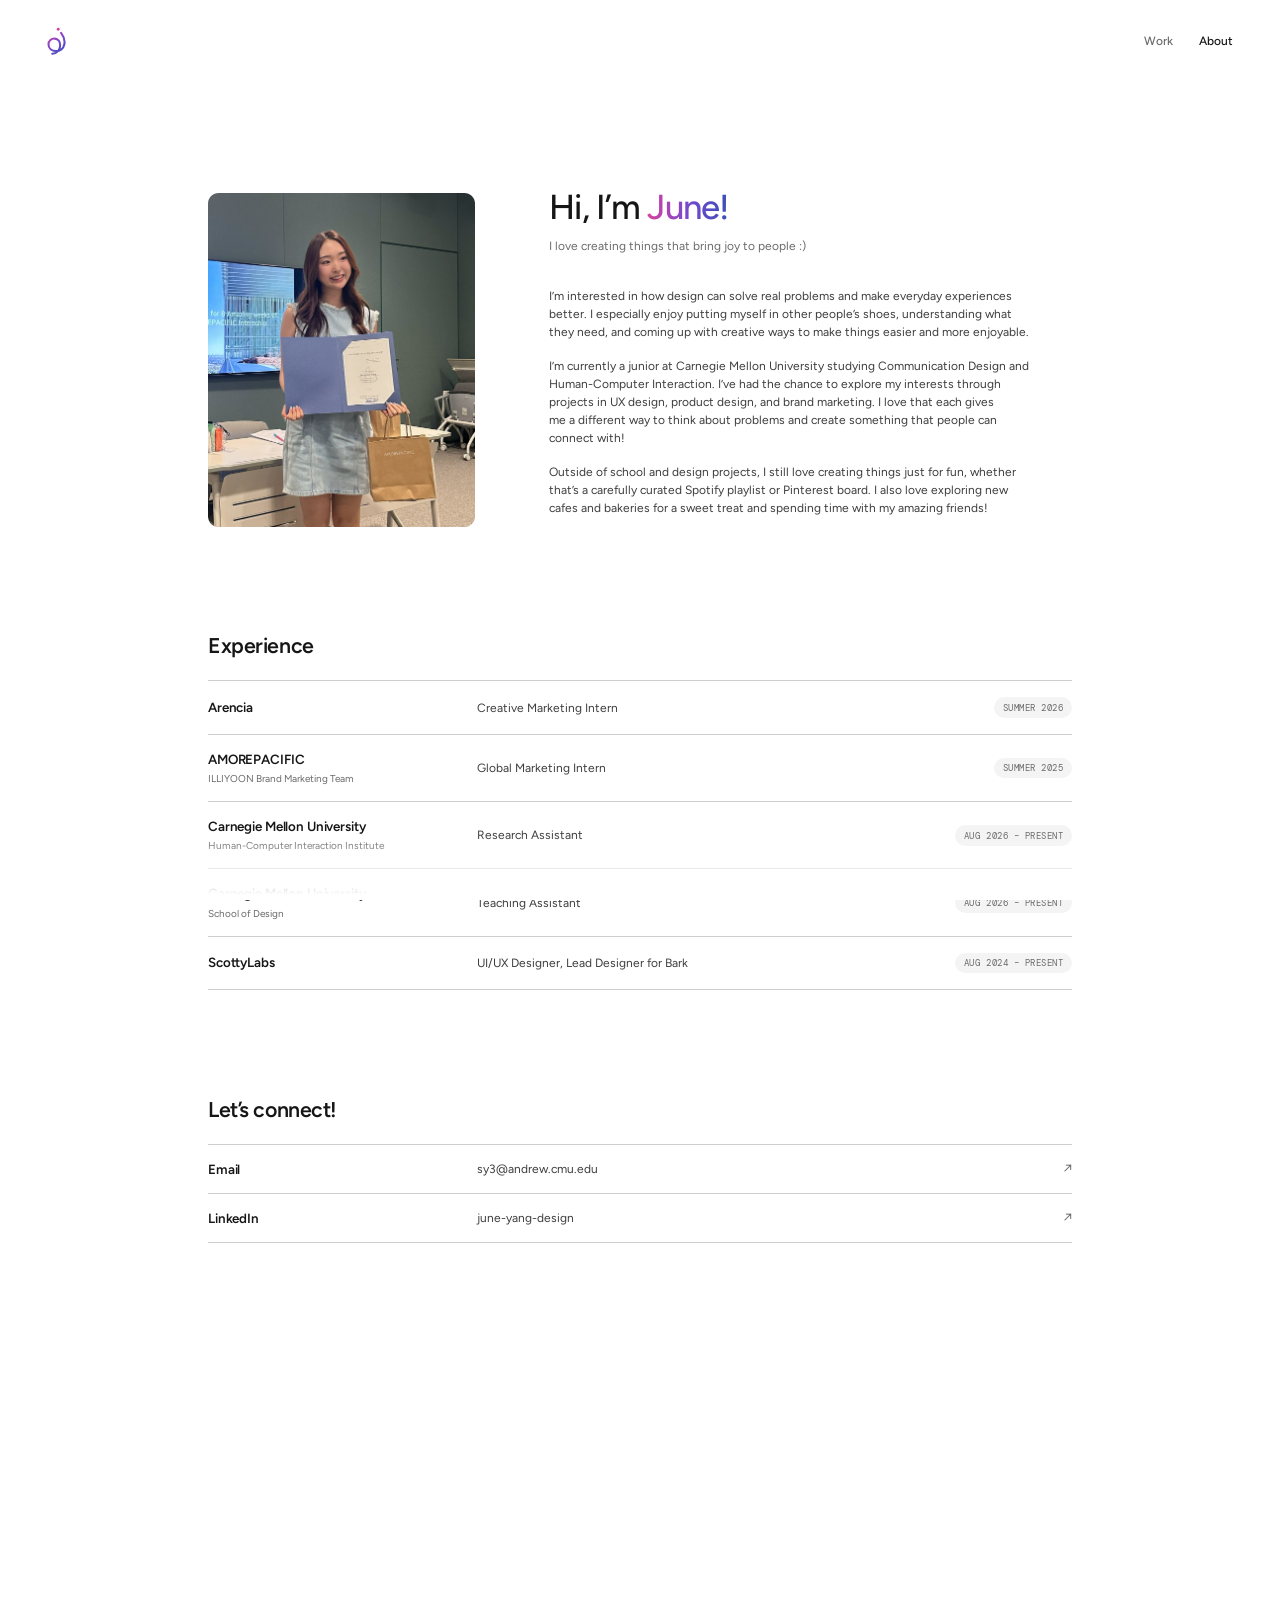
<file: about.html>
<!doctype html>
<html lang="en">
<head>
  <meta charset="utf-8">
  <meta name="robots" content="noindex, nofollow">
  <meta name="viewport" content="width=device-width, initial-scale=1">
  <title>About — June Yang</title>
  <link rel="icon" href="favicon.ico?v=6" sizes="any">
  <link rel="icon" type="image/svg+xml" href="favicon.svg?v=6">
  <link rel="icon" type="image/png" href="favicon-32.png?v=6">
  <link rel="apple-touch-icon" href="apple-touch-icon.png?v=5">
  <meta name="description" content="June Yang is a junior at Carnegie Mellon studying Communication Design and Human-Computer Interaction, working across UX design, product design and brand marketing.">
  <link rel="preconnect" href="https://fonts.googleapis.com">
  <link rel="preconnect" href="https://fonts.gstatic.com" crossorigin>
  <link href="https://fonts.googleapis.com/css2?family=DM+Mono:wght@400;500&family=Figtree:wght@400;500;600&display=swap" rel="stylesheet">
  <link rel="stylesheet" href="ds.css?v=19">
  <link rel="stylesheet" href="home.css?v=ds32">
  <style>
    /* About page: same header, type and spacing tokens as the home page (ds.css + home.css) */
    .about { margin-top: 200px; max-width: 1296px; margin-left: auto; margin-right: auto; display: grid; grid-template-columns: 400px minmax(0, 1fr); gap: 112px; align-items: start; }   /* photo smaller, intro leads; same 1296px width as the lists below */
    .about .intro__title .ds-gradient { display: inline; }   /* keep "June" on the same line */
    .about__photo { width: 100%; height: auto; border-radius: 16px; display: block; order: -1; margin-top: 8px; }
    .about__lede { margin-top: 13px; font-size: 18px; line-height: 28px; color: var(--muted); }
    .about__body { margin-top: 48px; display: flex; flex-direction: column; gap: 24px; max-width: 720px; }
    .about__body p { font-size: 18px; line-height: 27px; color: var(--ink-2); text-wrap: pretty; }
    .exp, .connect { max-width: 1296px; margin-left: auto; margin-right: auto; }  /* same width as the photo + intro block above */
    .exp { margin-top: 160px; }
    .exp__title { font-family: var(--font-sans); font-size: 32px; line-height: 1.2; font-weight: 600; letter-spacing: -0.02em; color: var(--ink); }   /* same as section headings on the project pages */
    .exp__list { margin: 32px 0 0; padding: 0; list-style: none; border-top: 1px solid var(--line); }
    .exp__item { display: grid; grid-template-columns: 380px 1fr auto; align-items: center; gap: 24px; padding: 24px 0; border-bottom: 1px solid var(--line); }
    .exp__org { font-size: 20px; line-height: 1.3; font-weight: 600; letter-spacing: -0.01em; color: var(--ink); }
    .exp__org span { display: block; margin-top: 6px; font-size: 15px; line-height: 1.3; font-weight: 400; letter-spacing: 0; color: var(--muted); }
    .exp__role { font-size: 18px; color: var(--ink-2); }
    .exp__date { font-family: var(--font-mono); font-size: 13px; letter-spacing: .06em; text-transform: uppercase; color: var(--muted); padding: 7px 13px 6px; border-radius: 999px; background: var(--surface); white-space: nowrap; }
    @media (max-width: 760px) {
      .exp { margin-top: 96px; }
      .exp__title { font-size: 26px; }
      .exp__date { font-size: 11px; }
      .exp__item { grid-template-columns: 1fr; gap: 4px; }
        .exp__org { font-size: 18px; }
      .exp__role { font-size: 16px; }
      .exp__date { justify-self: start; font-size: 14px; margin-top: 4px; }
    }
    .connect { margin-top: 160px; }
    .connect__list { margin: 32px 0 0; padding: 0; list-style: none; border-top: 1px solid var(--line); }
    .connect__item { border-bottom: 1px solid var(--line); }
    .connect__item a { display: grid; grid-template-columns: 380px 1fr auto; gap: 24px; align-items: center; padding: 24px 0; font-size: 20px; font-weight: 600; letter-spacing: -0.01em; color: var(--ink); text-decoration: none; }
    .connect__item a span:nth-child(2) { font-size: 18px; font-weight: 400; letter-spacing: 0; color: var(--ink-2); }
    .connect__item a span:last-child { font-size: 20px; font-weight: 400; color: var(--muted); transition: transform .2s, color .2s; }
    .connect__item a:hover span:last-child { transform: translate(3px, -3px); color: var(--link); }
    .connect__item a:hover span:nth-child(2) { color: var(--link); }
    @media (max-width: 760px) {
      .connect { margin-top: 96px; }
      .connect__item a { grid-template-columns: 1fr auto; gap: 4px 16px; font-size: 18px; }
      .connect__item a span:nth-child(2) { grid-row: 2; font-size: 15px; }
      .connect__item a span:last-child { grid-row: 1 / 3; grid-column: 2; }
    }
    @media (max-width: 1023px) { .about { margin-top: 120px; grid-template-columns: 1fr; gap: 40px; } .about__photo { order: 0; max-width: 300px; margin-top: 0; } }   /* small screens: intro first, photo after */
    @media (max-width: 640px) {
      .about { margin-top: 72px; }
      .about__lede { margin-top: 16px; font-size: 15px; line-height: 24px; }
      .about__body { margin-top: 40px; gap: 20px; }
      .about__body p { font-size: 16px; line-height: 26px; }
    }
  </style>
  <script>
    // Scale the 1920px design to the window width, same as the home page.
    (function () {
      function fit() {
        var w = window.innerWidth;
        document.documentElement.style.setProperty('--fit', w >= 1024 ? Math.min(w / 1920, 1) : 1);
      }
      fit();
      window.addEventListener('resize', fit);
    })();
  </script>
</head>
<body>
  <header class="site-header">
    <a class="site-logo" href="index.html"><img src="logo-j.svg?v=3" width="24" height="34" alt="June Yang (home)"></a>
    <nav class="site-nav" aria-label="Main">
      <a href="index.html">Work</a>
      <a href="about.html" aria-current="page">About</a>
    </nav>
  </header>

  <main class="home">
    <section class="about" aria-label="About June">
      <div>
      <h1 class="intro__title">Hi, I’m <span class="ds-gradient">June!</span></h1>
      <p class="about__lede">I love creating things that bring joy to people :)</p>
      <div class="about__body">
        <p>I’m interested in how design can solve real problems and make everyday experiences better. I especially enjoy putting myself in other people’s shoes, understanding what they need, and coming up with creative ways to make things easier and more enjoyable.</p>
        <p>I’m currently a junior at Carnegie Mellon University studying Communication Design and Human-Computer Interaction. I’ve had the chance to explore my interests through projects in UX design, product design, and brand marketing. I love that each gives me a different way to think about problems and create something that people can connect with!</p>
        <p>Outside of school and design projects, I still love creating things just for fun, whether that’s a carefully curated Spotify playlist or Pinterest board. I also love exploring new cafes and bakeries for a sweet treat and spending time with my amazing friends!</p>
      </div>
      </div>
      <img class="about__photo" src="about-june.jpg?v=4" width="1080" height="1350" alt="June smiling and holding her AMOREPACIFIC global internship certificate">
    </section>
    <section class="exp" aria-labelledby="exp-title">
      <h2 class="exp__title" id="exp-title">Experience</h2>
      <ul class="exp__list">
        <li class="exp__item">
          <p class="exp__org">Arencia</p>
          <p class="exp__role">Creative Marketing Intern</p>
          <p class="exp__date">Summer 2026</p>
        </li>
        <li class="exp__item">
          <p class="exp__org">AMOREPACIFIC<span>ILLIYOON Brand Marketing Team</span></p>
          <p class="exp__role">Global Marketing Intern</p>
          <p class="exp__date">Summer 2025</p>
        </li>
        <li class="exp__item">
          <p class="exp__org">Carnegie Mellon University<span>Human-Computer Interaction Institute</span></p>
          <p class="exp__role">Research Assistant</p>
          <p class="exp__date">Aug 2026 – Present</p>
        </li>
        <li class="exp__item">
          <p class="exp__org">Carnegie Mellon University<span>School of Design</span></p>
          <p class="exp__role">Teaching Assistant</p>
          <p class="exp__date">Aug 2026 – Present</p>
        </li>
        <li class="exp__item">
          <p class="exp__org">ScottyLabs</p>
          <p class="exp__role">UI/UX Designer, Lead Designer for Bark</p>
          <p class="exp__date">Aug 2024 – Present</p>
        </li>
      </ul>
    </section>
    <section class="connect" id="connect" aria-labelledby="connect-title">
      <h2 class="exp__title" id="connect-title">Let’s connect!</h2>
      <ul class="connect__list">
        <li class="connect__item"><a href="mailto:sy3@andrew.cmu.edu"><span>Email</span><span>sy3@andrew.cmu.edu</span><span aria-hidden="true">↗</span></a></li>
        <li class="connect__item"><a href="https://www.linkedin.com/in/june-yang-design/" target="_blank" rel="noopener"><span>LinkedIn</span><span>june-yang-design</span><span aria-hidden="true">↗</span></a></li>
      </ul>
    </section>
  </main>
  <script src="scroll-fade.js?v=1"></script>
</body>
</html>
</file>
<file: ds.css>
/* June Yang design system — shared tokens.
   Same system as the resume: Figtree for text, DM Mono for small labels.
   Color: pink leads, with purple and blue as supporting accents. The gradient runs
   pink → purple → blue. Pages link this file first and read only these variables. */

:root {
  /* Brand colors (500 = the main swatch) — clean, saturated hues so the pink never reads muddy */
  --pink-50:    #fdeefa;
  --pink-100:   #fbcdef;
  --pink-300:   #f9a8e6;
  --pink-500:   #f472d0;  /* main brand pink: cool and bright — tiles, fills, large shapes */
  --pink-600:   #b5208f;  /* pink text on white (5.9:1) */
  --pink-700:   #a91d85;
  --purple-300: #c4b5fd;
  --purple-500: #a78bfa;
  --blue-300:   #a5b4fc;
  --blue-500:   #6b8cf5;
  --blue-50:    #eef2fe;

  /* Neutrals */
  --ink:        #161616;  /* headings, body */
  --ink-2:      #3d3d3d;  /* long-form body */
  --muted:      #6b6b6b;  /* supporting text, labels (5.3:1 on white) */
  --line:       #cecece;  /* hairlines (a touch darker so card borders and dividers read clearly) */
  --surface:    #f4f4f4;  /* image panels, chips (matches the grey baked into exported figures) */
  --bg:         #ffffff;

  /* Roles */
  --anchor:     #33449e;  /* deep cobalt: the grounding color for links and active states (8.5:1) */
  --anchor-700: #283680;
  --link:       var(--anchor);
  --link-hover: var(--anchor-700);
  --tag-bg:     var(--pink-50);
  --tag-fg:     var(--pink-600);
  --focus:      var(--pink-500);
  /* headline gradient: clean pink into violet and blue */
  --gradient:   linear-gradient(90deg, #d9419f, #7448cf 52%, #3b4fb8);   /* grounded: calmer pink and violet into a deeper cobalt; pink 4.0:1 for large text */
  /* calmer version for hover states like project titles: lighter and clean, not vivid (≥3.6:1) */
  --gradient-title: linear-gradient(90deg, #d4529f, #7d57d0 52%, #4a5ebf);   /* card titles on hover: the grounded gradient, a step lighter */
  /* light pastel version for the selected-card ring */
  --gradient-ring: linear-gradient(90deg, #ef9ad6, #b79cf6 52%, #97aef5);
  /* soft pastel version for quiet details like tag outlines */
  --gradient-soft: linear-gradient(90deg, #f6b3e2, #cbb8fb 52%, #b3c4fb);

  /* Type */
  --font-sans: "Figtree", system-ui, sans-serif;
  --font-mono: "DM Mono", ui-monospace, monospace;
}

/* Gradient text, e.g. the title under a name */
.ds-gradient {
  background: var(--gradient);
  -webkit-background-clip: text;
  background-clip: text;
  color: transparent;
}

/* Small monospace section label, e.g. EXPERIENCE / SELECTED WORK */
.ds-label {
  font-family: var(--font-mono);
  font-size: 13px;
  font-weight: 400;
  letter-spacing: 0.08em;
  text-transform: uppercase;
  color: var(--muted);
}

/* Cursor circle (cursor-circle.js): soft translucent circle that trails the pointer, expands over clickables */
.cursor-circle { position: fixed; left: 0; top: 0; z-index: 2147483647; pointer-events: none; will-change: transform; }
.cursor-circle::before {
  content: ""; position: absolute; left: -7px; top: -7px; width: 14px; height: 14px; border-radius: 50%;
  background: rgba(22,22,22,.07);                 /* neutral, translucent */
  box-shadow: inset 0 0 0 .6px rgba(22,22,22,.22);   /* hairline edge */
  opacity: 0; transform: scale(.6);
  transition: transform .45s cubic-bezier(.2,1.2,.4,1), opacity .25s ease, background-color .3s ease;
}
.cursor-circle.is-visible::before { opacity: 1; transform: scale(1); }
.cursor-circle.is-hover::before { transform: scale(2.6); background: rgba(22,22,22,.04); box-shadow: inset 0 0 0 .4px rgba(22,22,22,.2); }
.cursor-circle.is-hover.is-press::before { transform: scale(2.2); transition-duration: .15s; }
@media (prefers-reduced-motion: reduce) { .cursor-circle::before { transition: opacity .2s ease; } }

/* the header's white band is intentionally wider than the page; never let it cause sideways scrolling */
html, body { overflow-x: clip; }
</file>
<file: home.css>
/* Portfolio home — built from the Figma "main(home)" frame (1920px).
   Colors and fonts come from ds.css (the shared design system). */

:root {
  --black: var(--ink);
  --black-60: var(--muted);
  --label-size: 15px;

  --side: 70px;       /* frame edge to content */
  --card-gap: 64px;   /* 991 - 927 */
}

*, *::before, *::after { box-sizing: border-box; }

body {
  zoom: var(--fit, 1);
  margin: 0;
  background: var(--bg);
  color: var(--ink);
  font-family: var(--font-sans);
  -webkit-font-smoothing: antialiased;
}

p, h1, h2 { margin: 0; font-weight: 400; }
img { display: block; max-width: 100%; height: auto; }
a { color: inherit; text-decoration: none; }

/* Header (same as the case studies) */
.site-header {
  max-width: 1920px;
  margin: 0 auto;
  padding: 40px var(--side) 0;
  display: flex;
  justify-content: flex-end;
}
.site-nav { display: flex; gap: 40px; font-size: 18px; font-weight: 500; }
.site-nav a { color: var(--muted); transition: color .2s ease; }
.site-nav a[aria-current="page"] { color: var(--ink); }
.site-nav a:hover { color: var(--link); }

.home {
  max-width: 1920px;
  margin: 0 auto;
  padding: 0 var(--side) 157px;
}

/* Intro */
/* Hero fills the first screen: header + intro + "Selected work" label = 100vh */
body { position: relative; }
.hero-grid { position: absolute; top: 0; left: 0; width: 100%; height: 100vh; pointer-events: none; z-index: 0; }
.hero-grid[data-mode="squares"] { -webkit-mask-image: linear-gradient(#000 82%, transparent); mask-image: linear-gradient(#000 82%, transparent); }
.site-header, .home { position: relative; z-index: 1; }
/* Soft haze + blur behind the nav and the intro text, so the tiles melt away near the words
   (same idea as the fade at the bottom of the window) */
.site-header::before {
  content: "";
  position: absolute;
  /* solid white through the whole nav row (plus a margin), then a long, eased fade */
  left: -100vw; right: -100vw; top: -40px; height: calc(100% + 290px);
  background: var(--bg);
  -webkit-backdrop-filter: blur(6px) saturate(1.8); backdrop-filter: blur(6px) saturate(1.8);
  -webkit-mask-image: linear-gradient(to bottom, #000 0, #000 calc(100% - 190px), rgba(0,0,0,.85) calc(100% - 150px), rgba(0,0,0,.6) calc(100% - 105px), rgba(0,0,0,.32) calc(100% - 60px), rgba(0,0,0,.1) calc(100% - 25px), transparent);
  mask-image: linear-gradient(to bottom, #000 0, #000 calc(100% - 190px), rgba(0,0,0,.85) calc(100% - 150px), rgba(0,0,0,.6) calc(100% - 105px), rgba(0,0,0,.32) calc(100% - 60px), rgba(0,0,0,.1) calc(100% - 25px), transparent);
  pointer-events: none;
  z-index: -1;
}
.intro__text { position: relative; align-self: flex-start; }
/* Haze sized from the text block itself. --ox/--oy: how far it reaches past the text;
   --fx/--fy: how long the fade is. The fade is longer than the reach, so it starts a little
   inside the text and eases out well beyond it. Whiter in the middle, lighter at the edges,
   so it reads as the tiles softening around the words rather than a box. */
.intro__text { --ox: 300px; --oy: 210px; --fx: 380px; --fy: 280px; }
.intro__text::before {
  content: "";
  position: absolute;
  inset: calc(var(--oy) * -1) calc(var(--ox) * -1);
  background: radial-gradient(ellipse 55% 60% at 45% 50%, rgba(255, 255, 255, .95), rgba(255, 255, 255, .82));
  -webkit-backdrop-filter: blur(14px) saturate(1.8); backdrop-filter: blur(14px) saturate(1.8);
  -webkit-mask-image: linear-gradient(to right, rgba(0,0,0,0) calc(var(--fx) * 0), rgba(0,0,0,0.03) calc(var(--fx) * 0.12), rgba(0,0,0,0.1) calc(var(--fx) * 0.25), rgba(0,0,0,0.26) calc(var(--fx) * 0.4), rgba(0,0,0,0.48) calc(var(--fx) * 0.55), rgba(0,0,0,0.7) calc(var(--fx) * 0.7), rgba(0,0,0,0.88) calc(var(--fx) * 0.85), rgba(0,0,0,1) calc(var(--fx) * 1), rgba(0,0,0,1) calc(100% - var(--fx) * 1), rgba(0,0,0,0.88) calc(100% - var(--fx) * 0.85), rgba(0,0,0,0.7) calc(100% - var(--fx) * 0.7), rgba(0,0,0,0.48) calc(100% - var(--fx) * 0.55), rgba(0,0,0,0.26) calc(100% - var(--fx) * 0.4), rgba(0,0,0,0.1) calc(100% - var(--fx) * 0.25), rgba(0,0,0,0.03) calc(100% - var(--fx) * 0.12), rgba(0,0,0,0) calc(100% - var(--fx) * 0)), linear-gradient(to bottom, rgba(0,0,0,0) calc(var(--fy) * 0), rgba(0,0,0,0.03) calc(var(--fy) * 0.12), rgba(0,0,0,0.1) calc(var(--fy) * 0.25), rgba(0,0,0,0.26) calc(var(--fy) * 0.4), rgba(0,0,0,0.48) calc(var(--fy) * 0.55), rgba(0,0,0,0.7) calc(var(--fy) * 0.7), rgba(0,0,0,0.88) calc(var(--fy) * 0.85), rgba(0,0,0,1) calc(var(--fy) * 1), rgba(0,0,0,1) calc(100% - var(--fy) * 1), rgba(0,0,0,0.88) calc(100% - var(--fy) * 0.85), rgba(0,0,0,0.7) calc(100% - var(--fy) * 0.7), rgba(0,0,0,0.48) calc(100% - var(--fy) * 0.55), rgba(0,0,0,0.26) calc(100% - var(--fy) * 0.4), rgba(0,0,0,0.1) calc(100% - var(--fy) * 0.25), rgba(0,0,0,0.03) calc(100% - var(--fy) * 0.12), rgba(0,0,0,0) calc(100% - var(--fy) * 0));
  -webkit-mask-composite: source-in;
  mask-image: linear-gradient(to right, rgba(0,0,0,0) calc(var(--fx) * 0), rgba(0,0,0,0.03) calc(var(--fx) * 0.12), rgba(0,0,0,0.1) calc(var(--fx) * 0.25), rgba(0,0,0,0.26) calc(var(--fx) * 0.4), rgba(0,0,0,0.48) calc(var(--fx) * 0.55), rgba(0,0,0,0.7) calc(var(--fx) * 0.7), rgba(0,0,0,0.88) calc(var(--fx) * 0.85), rgba(0,0,0,1) calc(var(--fx) * 1), rgba(0,0,0,1) calc(100% - var(--fx) * 1), rgba(0,0,0,0.88) calc(100% - var(--fx) * 0.85), rgba(0,0,0,0.7) calc(100% - var(--fx) * 0.7), rgba(0,0,0,0.48) calc(100% - var(--fx) * 0.55), rgba(0,0,0,0.26) calc(100% - var(--fx) * 0.4), rgba(0,0,0,0.1) calc(100% - var(--fx) * 0.25), rgba(0,0,0,0.03) calc(100% - var(--fx) * 0.12), rgba(0,0,0,0) calc(100% - var(--fx) * 0)), linear-gradient(to bottom, rgba(0,0,0,0) calc(var(--fy) * 0), rgba(0,0,0,0.03) calc(var(--fy) * 0.12), rgba(0,0,0,0.1) calc(var(--fy) * 0.25), rgba(0,0,0,0.26) calc(var(--fy) * 0.4), rgba(0,0,0,0.48) calc(var(--fy) * 0.55), rgba(0,0,0,0.7) calc(var(--fy) * 0.7), rgba(0,0,0,0.88) calc(var(--fy) * 0.85), rgba(0,0,0,1) calc(var(--fy) * 1), rgba(0,0,0,1) calc(100% - var(--fy) * 1), rgba(0,0,0,0.88) calc(100% - var(--fy) * 0.85), rgba(0,0,0,0.7) calc(100% - var(--fy) * 0.7), rgba(0,0,0,0.48) calc(100% - var(--fy) * 0.55), rgba(0,0,0,0.26) calc(100% - var(--fy) * 0.4), rgba(0,0,0,0.1) calc(100% - var(--fy) * 0.25), rgba(0,0,0,0.03) calc(100% - var(--fy) * 0.12), rgba(0,0,0,0) calc(100% - var(--fy) * 0));
  mask-composite: intersect;
  pointer-events: none;
  z-index: -1;
}
.intro__text > * { position: relative; }
.intro {
  min-height: calc(88vh / var(--fit, 1) - 140px); /* hero ≈ 88% of the screen; the first projects just peek in */
  display: flex;
  flex-direction: column;
  justify-content: center;
  padding: 48px 0 64px 3px;
}
.intro__title {
  max-width: 1340px;   /* wide enough that the headline sits on two lines */
  text-wrap: pretty;   /* never leave one word alone on the last line */
  font-size: 52px;
  font-weight: 500;
  line-height: 1.15;
  letter-spacing: -0.025em;
}
/* the colored phrase always starts on its own line, below the black text */
.intro__title .ds-gradient { display: block; text-wrap: pretty; }
@media (max-width: 1024px) { .intro__title, .intro__title .ds-gradient { text-wrap: balance; } }
.intro__meta { display: flex; gap: 64px; margin: 40px 0 0; }
.intro__meta dt { margin-bottom: 6px; }
.intro__meta dd { margin: 0; font-size: 18px; line-height: 28px; color: var(--ink-2); }

/* Section label above the grid, with the resume's hairline */
.work-head {
  margin-top: 0;
  padding-bottom: 20px;
  border-bottom: 1px solid var(--line);
}
.work-head .ds-label { margin: 0; }
.work-head a { display: inline-flex; gap: 8px; align-items: center; transition: color .2s ease; }
.work-head a:hover { color: var(--link); }
.work-head__arrow { display: inline-block; animation: nudge 2.4s ease-in-out infinite; }
@keyframes nudge { 0%, 70%, 100% { transform: none; } 80% { transform: translateY(3px); } }
@media (prefers-reduced-motion: reduce) { .work-head__arrow { animation: none; } }

/* Project grid */
.work {
  display: grid;
  grid-template-columns: repeat(2, minmax(0, 1fr));
  column-gap: var(--card-gap);
  row-gap: 65px;
  margin-top: 48px;
  scroll-margin-top: 40px;
}
.project { display: flex; flex-direction: column; }
.project__media {
  position: relative;
  aspect-ratio: 1377 / 946; /* skyn cover's own ratio, so it shows uncropped */
  border-radius: 20px;
  overflow: hidden;
  background: var(--surface);
  transition: transform .4s cubic-bezier(.2, .7, .2, 1);
}
/* Selected state: the card lifts and a thin ring in the calm brand gradient fades in a few
   pixels outside the thumbnail — outside the image, so it works with every cover's colors */
.project__frame { position: relative; isolation: isolate; transition: transform .4s cubic-bezier(.2, .7, .2, 1); }
.project:hover .project__frame, .project:focus-visible .project__frame { transform: translateY(-4px); }
/* A real 2px gradient border (white padding-box over the gradient border-box) renders evenly at
   any zoom. Corners are concentric with the thumbnail: 20px radius + 6px gap + 2px border. */
.project__frame::before {
  content: "";
  position: absolute;
  inset: -8px;
  border-radius: 28px;
  border: 2px solid transparent;
  background: linear-gradient(var(--bg), var(--bg)) padding-box, var(--gradient-ring) border-box;
  opacity: 0;
  transition: opacity .35s ease;
  pointer-events: none;
  z-index: -1;
}
.project:hover .project__frame::before, .project:focus-visible .project__frame::before { opacity: 1; }
.project__media img {
  width: 100%;
  height: 100%;
  object-fit: cover;
  transition: transform .4s ease;
}
.project__media--skyn { background: #fefefe; }
.project:hover .project__media img { transform: scale(1.02); }
.project__title {
  margin-top: 24px;
  font-size: 28px;
  font-weight: 600;
  line-height: 35px;
  letter-spacing: -0.015em;
  /* a calmer brand gradient sits behind the letters; the text color fades out on hover to reveal it */
  background: var(--gradient-title);
  -webkit-background-clip: text;
  background-clip: text;
  width: fit-content;
  transition: color .3s ease;
}
.project__desc {
  margin-top: 5px;
  color: #555;   /* second level: clearly readable sentence (7.5:1) */
  font-size: 18px;
  line-height: 1.3;
}
.project__tags {
  display: flex;
  flex-wrap: wrap;
  gap: 10px;
  margin: 16px 0 0;
  padding: 0;
  list-style: none;
}
.project__tags li {
  padding: 6px 11px 5px;   /* mono caps sit a touch high; nudge them to optical center */
  /* gradient outline: white fill on the padding box, the brand gradient on the border box */
  border: 1px solid transparent;
  background: linear-gradient(var(--bg), var(--bg)) padding-box, var(--gradient-soft) border-box;
  border-radius: 999px;
  /* third level: the same small mono label style as "Selected work" — reads as metadata */
  color: #767676;   /* lighter than the description, still 4.5:1 */
  font-family: var(--font-mono);
  font-size: 13px;
  font-weight: 400;
  letter-spacing: 0.06em;
  text-transform: uppercase;
  line-height: 1.3;
}
.project:hover .project__title, .project:focus-visible .project__title { color: transparent; }
.project:focus-visible { outline: none; } /* the gradient ring shows focus instead */

@media (prefers-reduced-motion: reduce) {
  .project__media img, .project__media { transition: none; }
  .project:hover .project__media img { transform: none; }
  .project:hover .project__media, .project:focus-visible .project__media { transform: none; }
  .project__frame { transition: none; }
  .project:hover .project__frame, .project:focus-visible .project__frame { transform: none; }
}

@media (max-width: 1023px) {
  :root { --side: 40px; }
  .intro { padding-left: 0; min-height: calc(88svh - 130px); }
  .intro__text { --ox: 70px; --oy: 120px; --fx: 110px; --fy: 170px; }
  .intro__title { font-size: 40px; }
  .work-head { margin-top: 0; }
  .work { margin-top: 40px; column-gap: 32px; }
  .project__title { font-size: 24px; line-height: 31px; }
}

@media (max-width: 760px) {
  :root { --side: 16px; }
  .site-header { padding-top: 24px; }
  .site-nav { gap: 24px; font-size: 16px; }
  .home { padding-bottom: 96px; }
  .intro { min-height: calc(86svh - 110px); padding: 32px 0 48px; }
  .intro__title { font-size: 30px; }
  .intro__meta { flex-direction: column; gap: 16px; margin-top: 28px; }
  .intro__meta dd { font-size: 15px; line-height: 24px; }
  .work-head { margin-top: 0; padding-bottom: 14px; }
  .work-head .ds-label { font-size: 12px; }
  .work { grid-template-columns: 1fr; row-gap: 48px; margin-top: 28px; }
  .project__media { border-radius: 12px; }
  .project__frame::before { inset: -6px; border-radius: 18px; }   /* 12px radius + 4px gap + 2px border */
  .project__title { margin-top: 16px; font-size: 22px; line-height: 28px; }
  .project__desc { font-size: 15px; }
  .project__tags { margin-top: 12px; gap: 6px; }
  .project__tags li { padding: 5px 9px 4px; font-size: 11px; }
  .intro__title, .intro__meta dd, .project__desc { text-wrap: balance; }
}

/* Hover video sits on the cover and fades in once it is actually playing */
.project__hover { position: absolute; inset: 0; width: 100%; height: 100%; object-fit: cover; opacity: 0; transition: opacity .35s ease, transform .4s ease; pointer-events: none; }
.project.is-playing .project__hover { opacity: 1; }
.project:hover .project__hover { transform: scale(1.02); }

.site-header { justify-content: space-between; align-items: center; }
.site-logo { display: block; line-height: 0; }
.site-logo img { height: 42px; width: auto; }   /* swirly j logo */
.site-logo { transition: opacity .2s ease; }
.site-logo:hover { opacity: 0.6; }
@media (max-width: 640px) { .site-logo img { height: 34px; } }
</file>
<file: arencia/styles.css>
/* Shared case-study styles (copied from skyn; keep the two in sync) */

:root {
  --black: #000;
  --black-60: #666;
  --surface: #f4f4f4;
  --bg: #fbfbfc;

  --font-sans: "Inter", system-ui, sans-serif;
  --font-serif: "Hedvig Letters Serif", Georgia, serif;

  --page-width: 1377px;   /* hero width; left edge of details + sidebar */
  --content-width: 1160px;
  --sidebar-width: 91px;
  --sidebar-gap: 96px;    /* 458 - 271 - 91 */
  --gutter: 24px;
  --text-gap: 48px;      /* between side-by-side text columns */
  --label-size: 16px;    /* every small grey label: sidebar, dividers, section labels */
}

*, *::before, *::after { box-sizing: border-box; }

html { scroll-behavior: smooth; }

body {
  zoom: var(--fit, 1);
  margin: 0;
  background: var(--bg);
  color: var(--black);
  font-family: var(--font-sans);
  -webkit-font-smoothing: antialiased;
}

p, h1, h2, h3 { margin: 0; font-weight: 400; }
img { display: block; max-width: 100%; height: auto; }
a { color: inherit; text-decoration: none; }

/* Header */
.site-header {
  max-width: 1920px;
  margin: 0 auto;
  padding: 40px 70px 0;
  display: flex;
  justify-content: flex-end;
}
.site-nav {
  display: flex;
  gap: 40px;
  font-family: var(--font-sans);
  font-size: 18px; /* same as body text */
}
.site-nav a:hover { color: var(--black-60); }

/* Page frame */
.page {
  max-width: var(--page-width);
  margin: 0 auto;
  padding: 0 0 240px;
}

/* Overview */
.overview {
  display: grid;
  /* Overview starts on the content's right text column:
     left col spans to that column, right col matches its width. */
  grid-template-columns:
    calc(var(--sidebar-width) + var(--sidebar-gap) + (var(--content-width) - var(--text-gap)) / 2)
    calc((var(--content-width) - var(--text-gap)) / 2);
  column-gap: var(--text-gap);
  margin-top: 172px;
  font-size: 18px;
}
.overview__label {
  color: var(--black-60);
  font-size: var(--label-size);
  line-height: normal;
  margin-bottom: 12px;
}
.overview p:not(.overview__label) { line-height: 1.5; }

.hero {
  display: block;
  width: 100%;
  height: auto;
  margin-top: 72px;
  border-radius: 30px;
}

/* Two-column layout with sticky sidebar */
.layout {
  display: grid;
  grid-template-columns: var(--sidebar-width) minmax(0, var(--content-width));
  column-gap: var(--sidebar-gap);
  margin-top: 133px;
}
.sidebar {
  position: sticky;
  top: 40px;
  align-self: start;
  display: flex;
  flex-direction: column;
  gap: 14px;
  font-size: var(--label-size);
  white-space: nowrap;
}
.sidebar a { color: var(--black-60); transition: color .15s; }
.sidebar a:hover, .sidebar a.is-active { color: var(--black); }

.content { display: flex; flex-direction: column; gap: 240px; }

/* Sections */
/* Divider header marking each sidebar group */
.divider {
  display: flex;
  align-items: center;
  gap: 24px;
  color: var(--black-60);
  font-size: var(--label-size);
  line-height: 1;
  margin-bottom: -40px;
}
/* 80px below the divider in every section, whatever the section's own gap */
.section--final > .divider { margin-bottom: 16px; }
.divider::before, .divider::after {
  content: "";
  flex: 1;
  border-top: 1px solid #e0e0e0;
}
.section { display: flex; flex-direction: column; gap: 120px; scroll-margin-top: 40px; }
.section--final { gap: 64px; }

.subsection { display: flex; flex-direction: column; gap: 32px; }
.subsection--wide-gap { gap: 64px; }
/* follows the previous subsection closely (64px instead of the section's 120px) */
.subsection--continue { margin-top: -56px; }

.intro { display: flex; flex-direction: column; gap: 12px; padding-bottom: 32px; }
.intro--flush { padding-bottom: 0; }
.intro--stacked { padding-bottom: 0; }
/* standalone statement centered in the column */
.intro--center { align-items: center; text-align: center; }
.intro--stacked > .heading { margin-bottom: 20px; }

.row {
  display: grid;
  grid-template-columns: 1fr 1fr;
  gap: var(--text-gap);
  align-items: start;
}

/* Type styles (skyn/*) */
.heading, .subheading, .display { text-wrap: balance; }
.body, .overview p { text-wrap: pretty; }
.label { color: var(--black-60); font-size: var(--label-size); line-height: normal; }
.number { color: var(--black-60); font-size: 14px; line-height: normal; }
.heading { font-family: var(--font-serif); font-size: 26px; line-height: 1.3; }
.subheading { font-family: var(--font-serif); font-size: 22px; line-height: 1.3; }
.display { font-family: var(--font-serif); font-size: 36px; line-height: 1.4; }
/* larger question type gets a proportionally larger gap under its label (12px at 26px → ~20px at 36px) */
.intro > .label + .display { margin-top: 8px; }

.body { font-size: 18px; line-height: 1.5; }
.body--muted { color: var(--black-60); }
/* Intro under a full-width statement: two thirds of the content width. */
.lede { max-width: calc(var(--content-width) * 2 / 3); }

/* Cards */
.cards {
  display: grid;
  grid-template-columns: repeat(2, 1fr);
  gap: var(--gutter);
}
.cards--3 { grid-template-columns: repeat(3, 1fr); }
/* Problem → solution rows */
.pairs { display: flex; flex-direction: column; gap: var(--gutter); }
.pair { column-gap: var(--text-gap); }
.pair > .card:first-child { position: relative; }
/* plain arrow centered in the gap between problem and solution */
.pair > .card:first-child::after {
  content: "→";
  position: absolute;
  left: calc(100% + var(--text-gap) / 2);
  top: 50%;
  transform: translate(-50%, -50%);
  color: var(--black-60);
  font-size: 20px;
  line-height: 1;
}
.card {
  display: flex;
  flex-direction: column;
  gap: 12px;
  padding: 32px;
  background: var(--surface);
  border-radius: 16px;
}

/* Desk research stats */
.stat__value { font-family: var(--font-serif); font-size: 36px; line-height: 1.25; margin-bottom: 4px; }
.stat .number { margin-top: auto; padding-top: 12px; }

/* Desk research narrative: second line picks up after the stats */
.lede--continue { margin-top: 32px; }

/* Existing apps vs skyn */
.compare { gap: 20px; }
.compare .subheading { margin-top: -8px; }
.compare--ours { background: var(--bg); border: 1px solid #cccccc; }

/* Interview quotes */
.quote { margin: 0; justify-content: space-between; gap: 24px; }
/* open pull quotes: no box, a thin rule on the left */
.card.quote { background: none; border-radius: 0; padding: 4px 0 4px 24px; border-left: 1px solid #cccccc; }
.quote .number { line-height: 1.5; }
.quote__text { margin: 0; font-family: var(--font-serif); font-size: 24px; line-height: 1.4; text-wrap: pretty; flex: 1; }

/* Figures (exported from Figma, include their own grey panel) */
.figure { width: 100%; border-radius: 16px; }
/* animated figure: GIF sits where the phone is in the Figma frame (398,56 of 1160x832) */
.figure-anim { position: relative; }
.figure-anim .figure { display: block; }
.figure-anim__gif { position: absolute; left: 34.31%; top: 6.73%; width: 31.38%; height: auto; clip-path: inset(3px); } /* trim resampled edge so no seam shows */
@media (prefers-reduced-motion: reduce) { .figure-anim__gif { display: none; } }

/* User testing */
.changes { display: flex; flex-direction: column; gap: 80px; }
.change { display: flex; flex-direction: column; gap: 24px; }
/* notes on the left, before/after on the right at two thirds width */
.change__body { display: grid; grid-template-columns: 1fr 2fr; gap: var(--text-gap); align-items: center; }
.change__notes { display: flex; flex-direction: column; gap: 48px; }
.change__notes .body { text-wrap: balance; }
/* arrow between the Before and After screens (both are in one image; the gap sits at its center) */
.ba { position: relative; }
.ba::after {
  content: "→";
  position: absolute;
  left: 50%;
  top: 52%;
  transform: translate(-50%, -50%);
  color: var(--black-60);
  font-size: 20px;
  line-height: 1;
}
.note { display: flex; flex-direction: column; gap: 8px; }
.note__label { color: var(--black-60); font-size: var(--label-size); line-height: normal; }

/* Final design features */
.features { display: flex; flex-direction: column; gap: 120px; }
.feature { display: flex; flex-direction: column; gap: 24px; }
.feature__intro { display: flex; flex-direction: column; gap: 8px; padding-bottom: 40px; }
.feature__intro .subheading { margin-bottom: 32px; }
.feature__body { display: flex; flex-direction: column; gap: 20px; }

/* Information architecture map: root, five nav tabs, screen trees below */
.ia {
  margin: 0;
  padding: 0;
  --box-h: 40px;
  --box-gap: 12px;
  border-radius: 16px;
  display: flex;
  flex-direction: column;
  align-items: center;
  --line: #cccccc;
}
.ia__tabs {
  align-self: stretch;
  display: grid;
  /* Browse has the deepest tree, so it gets extra width from Profile */
  grid-template-columns: repeat(5, minmax(0, 1fr));
  gap: var(--gutter);
  position: relative;
}
.ia__col { display: flex; flex-direction: column; align-items: stretch; min-width: 0; }
.ia__tab {
  position: relative;
  height: var(--box-h);
  display: flex;
  align-items: center;
  justify-content: center;
  padding: 0 10px;
  border: 1px solid var(--line);
  font-size: 16px;
  font-weight: 500;
  line-height: 1.3;
}
/* Each tab's screens stack down the column's center line; deeper screens are
   narrower boxes, so nesting reads by width rather than indentation. */
.ia__tree, .ia__tree ul { list-style: none; margin: 0; padding: 0; }
.ia__tree ul, .ia__tree li { display: contents; }
/* each top-level screen and its sub-screens sit together as one group */
.ia__tree > li {
  display: flex;
  flex-direction: column;
  align-items: center;
  gap: 6px;
  width: 100%;
}
.ia__tree {
  position: relative;
  display: flex;
  flex-direction: column;
  align-items: center;
  gap: 20px;
  margin-top: 20px;
}
/* center line from the tab down to the last screen */
.ia__tree::before {
  content: "";
  position: absolute;
  left: 50%;
  top: -20px;
  bottom: calc(var(--box-h) / 2);
  border-left: 1px solid var(--line);
}
.ia__tree span {
  position: relative;
  width: 100%;
  display: flex;
  align-items: center;
  justify-content: center;
  height: var(--box-h);
  white-space: nowrap;
  padding: 0 10px;
  background: var(--bg);
  border: 1px solid var(--line);
  font-size: 16px;
  line-height: 1.3;
}
.ia__tree ul span { width: 92%; color: var(--black-60); }
.ia__tree ul ul span { width: 84%; }
.ia__tree ul ul ul span { width: 76%; }
/* shared page: outlined instead of filled */
.ia__tree .ia__link, .ia__legend .ia__link {
  border-style: dashed;
  color: var(--black-60);
}
.ia__legend {
  align-self: flex-start;
  margin-top: 40px;
  display: flex;
  align-items: center;
  gap: 10px;
  font-size: 16px;
  color: var(--black-60);
}
.ia__legend .ia__link {
  display: inline-block;
  white-space: nowrap;
  padding: 6px 12px;
  border: 1px dashed var(--line);
}

/* ---------- Responsive ----------
   At 1024px and wider the page keeps the exact 1920px Figma layout and is
   scaled to the window width (see the fit script in index.html), so every
   size and gap stays proportional to the design. Narrower screens get a
   single-column layout. */
@media (max-width: 1023px) {
  .page, .site-header { padding-left: 40px; padding-right: 40px; }
  .page { max-width: calc(var(--page-width) + 80px); }
  .overview { grid-template-columns: 1fr 1fr; }
}

@media (max-width: 1023px) {
  .ia__tabs { grid-template-columns: repeat(3, minmax(0, 1fr)); row-gap: 40px; }
  .layout { grid-template-columns: 1fr; }
  .sidebar { display: none; }
  .content { gap: 160px; }
}

@media (max-width: 760px) {
  .page, .site-header { padding-left: 20px; padding-right: 20px; }
  .page { padding-bottom: 120px; }
  .site-header { padding-top: 24px; }
  .site-nav { gap: 24px; font-size: 16px; }
  .overview { grid-template-columns: 1fr; row-gap: 32px; margin-top: 64px; font-size: 16px; }
  .overview__label { margin-bottom: 12px; }
  .hero { margin-top: 40px; border-radius: 16px; }
  .layout { margin-top: 80px; }
  .content { gap: 120px; }
  .section { gap: 80px; }
  .subsection--continue { margin-top: -32px; }
  .section--final > .divider { margin-bottom: -40px; }
  .row, .cards, .cards--3 { grid-template-columns: 1fr; }
  .row { gap: var(--gutter); }
  .pair { row-gap: 40px; }
  .ba::after { font-size: 11px; }
  .pair > .card:first-child::after { content: "↓"; left: 50%; top: calc(100% + 20px); }
  .row > .spacer { display: none; }
  .change__body { grid-template-columns: 1fr; gap: var(--gutter); }
  .card { padding: 24px; }
  .card.quote { padding: 4px 0 4px 20px; }
  .heading { font-size: 23px; }
  .display { font-size: 28px; }
  .body { font-size: 16px; }
  .features { gap: 100px; }
  .figure { border-radius: 12px; }
  .ia { align-items: stretch; }
  .ia__tabs { grid-template-columns: 1fr; row-gap: 32px; }
}

/* Next project link at the end of each case study */
.next {
  display: flex;
  flex-direction: column;
  gap: 12px;
  padding-top: 48px;
  border-top: 1px solid #e0e0e0;
}
.next a { display: inline-flex; gap: 12px; align-items: baseline; }
.next a:hover .heading { color: var(--black-60); }

/* "What didn't work" cards: icon on the left, text on the right */
.issues { display: flex; flex-direction: column; gap: var(--gutter); }
.issue { flex-direction: row; align-items: center; gap: 32px; padding: 32px 40px; }
.issue__icon { flex: none; color: var(--black); }
.issue__text { display: flex; flex-direction: column; gap: 8px; }
.lede strong, .body strong { font-weight: 500; }

/* Annotated screens: callout lines run from a point on the screen to a label on the right */
.annot { position: relative; margin: 0; }
/* Callouts: small dot set a little away from its target, light grey line, note on the nearer side */
.annot__pin {
  --line: #999999;
  position: absolute; top: var(--y); left: var(--x); right: 0;
  display: flex; align-items: center; gap: 16px;
  transform: translateY(-50%); pointer-events: none;
  background: linear-gradient(var(--line), var(--line)) no-repeat left center / calc(100% - 276px) 1px;
}
.annot__pin::before { content: ""; width: 5px; height: 5px; border-radius: 50%; background: var(--line); flex: none; margin-left: -2.5px; }
.annot__pin > span { order: 2; margin-left: auto; width: 260px; font-size: 15px; line-height: 1.35; color: var(--black); text-wrap: balance; }
.annot--left .annot__shot { margin-left: auto; }
.annot--left .annot__pin { left: 0; right: calc(100% - var(--x)); flex-direction: row-reverse; background-position: right center; }
.annot--left .annot__pin::before { margin-left: 0; margin-right: -2.5px; }
.annot--left .annot__pin > span { margin-left: 0; margin-right: auto; text-align: right; }
@media (max-width: 760px) {
  .annot__pin > span { font-size: 11px; width: 90px; }
  .annot__pin { background-size: calc(100% - 106px) 1px; }
  .issue { padding: 24px; gap: 20px; }
}

/* Stacked screens */
.stack { display: flex; flex-direction: column; gap: 24px; }
.stack > .label + .figure { margin-top: -12px; }
.stack > .figure + .label { margin-top: 24px; }
.issue__text .body { text-wrap: balance; }

/* Two screens side by side on the white page, no grey panel */
.duo { display: grid; grid-template-columns: 1fr 1fr; grid-template-rows: auto auto; column-gap: 48px; row-gap: 16px; align-items: start; position: relative; }
/* screens show uncropped; captions share one row so they line up even when screen heights differ */
.duo__item { margin: 0; display: grid; grid-row: span 2; grid-template-rows: subgrid; }
.duo__shot { width: 100%; height: auto; border-radius: 12px; border: 1.5px solid #e0e0e0; }
.duo--arrow { container-type: inline-size; }
/* centered on the screens (each 16:10, half the width minus the gap), not the captions */
.duo--arrow::after { content: "→"; position: absolute; left: 50%; top: calc((100cqw - 48px) / 6.3); transform: translate(-50%, -50%); color: var(--black-60); font-size: 20px; line-height: 1; }
@media (max-width: 760px) { .duo { grid-template-columns: 1fr; row-gap: 12px; } .duo__item + .duo__item { margin-top: 20px; } .duo--arrow::after { display: none; } }

/* Anything narrower than full width sits on the white page: no grey panel */
.annot__shot { display: block; width: 72%; height: auto; border-radius: 12px; border: 1.5px solid #e0e0e0; }

/* Screen recordings in the same grey frame as the still screens */
.figure-video { background: var(--surface); padding: 5.17%; }
.figure-video video { display: block; width: 100%; height: auto; border-radius: 10px; border: 1px solid #e0e0e0; box-shadow: 0 8px 24px rgba(0,0,0,.06); background: #fff; }

/* Research details row (Sample / Timeline / Method) */
.facts { display: flex; flex-wrap: wrap; gap: 6px 32px; margin: -16px 0 0; font-size: var(--label-size); line-height: 1.5; color: var(--black-60); }
.facts > div { display: flex; gap: 8px; }
.facts dt { color: #999999; }
.facts dd { margin: 0; }
.facts__todo { color: #b07a00; }
@media (max-width: 760px) { .facts { flex-direction: column; gap: 8px; font-size: 14px; } }
.balance { text-wrap: balance; }

/* Reflection columns: subhead + paragraph */
.reflect { display: flex; flex-direction: column; gap: 12px; }
#reflection .row { margin-top: 24px; }
.row--3 { grid-template-columns: repeat(3, 1fr); }
@media (max-width: 760px) { .row--3 { grid-template-columns: 1fr; } }

/* ---- Design Hero additions: print + motion gallery ---- */
/* Work is shown flat: square corners, no grey panels, no shadows (mockups are styled separately). */
.gallery { display: flex; flex-direction: column; gap: var(--gutter); }
.panel { display: flex; justify-content: center; align-items: flex-start; }
.panel img, .panel video { display: block; height: auto; max-width: 100%; }
.panel--covers { gap: var(--gutter); }
.panel--covers img { width: calc((100% - var(--gutter)) / 2); }
.panel--poster img { width: 58%; }
.spread { display: block; width: 100%; height: auto; }
.mockup { display: block; width: 100%; height: auto; aspect-ratio: 16 / 9; background: #f1f0ee; }
.motion { display: block; width: 100%; height: auto; aspect-ratio: 16 / 9; background: #000; }
.clips { display: grid; grid-template-columns: 1fr 1fr; gap: var(--gutter); margin-top: 8px; }
.clip { display: block; width: 100%; height: auto; aspect-ratio: 16 / 9; background: #000; }
@media (max-width: 760px) {
  .clips { gap: 12px; }
  .panel--poster img { width: 80%; }
}

/* Mockups and presented shots sit on their own backgrounds, so they get the same rounded corners as the cover;
   flat work (motion, clips) keeps square corners. */
.spread--framed { border-radius: 16px; }
.mockup { border-radius: 16px; }

/* Booklet flip book */
.flipbook { position: relative; width: 100%; aspect-ratio: 16 / 9; border-radius: 16px; overflow: hidden; background: #f1f0ee; }
.flipbook__v { position: absolute; inset: 0; width: 100%; height: 100%; object-fit: cover; opacity: 0; }
.flipbook__v.is-shown { opacity: 1; }
.flipbook__hit { position: absolute; top: 0; bottom: 0; width: 50%; margin: 0; padding: 0 20px; border: 0; background: none; cursor: pointer; display: flex; align-items: center; color: #222; -webkit-tap-highlight-color: transparent; }
.flipbook__hit--prev { left: 0; justify-content: flex-start; }
.flipbook__hit--next { right: 0; justify-content: flex-end; }
.flipbook__hit:disabled { cursor: default; }
.flipbook__arrow { display: grid; place-items: center; width: 44px; height: 44px; color: #222; filter: drop-shadow(0 0 3px rgba(255,255,255,.9)); opacity: 0; transform: scale(.9); transition: opacity .3s ease, transform .3s ease; }
.flipbook.is-ready .flipbook__arrow { opacity: .9; transform: none; }
.flipbook.is-ready .flipbook__hit:hover .flipbook__arrow, .flipbook__hit:focus-visible .flipbook__arrow { opacity: 1; transform: scale(1.06); }
.flipbook__hit:disabled .flipbook__arrow { opacity: 0 !important; }
.flipbook__hit:focus-visible { outline: none; }
.flipbook__hit:focus-visible .flipbook__arrow { outline: 2px solid #222; outline-offset: 2px; border-radius: 8px; }
.flipbook.is-ready .flipbook__hit--next:not(:disabled) .flipbook__arrow { animation: flipbook-nudge 1.6s ease-in-out 3; }
.flipbook.is-touched .flipbook__hit--next .flipbook__arrow { animation: none; }
@keyframes flipbook-nudge { 0%, 100% { transform: translateX(0); } 50% { transform: translateX(5px); } }
.flipbook.is-ready .flipbook.is-touched .flipbook__count { position: absolute; right: 18px; bottom: 18px; margin: 0; font-size: 12px; color: #777; opacity: 0; transition: opacity .4s ease; pointer-events: none; }
.flipbook.is-touched .flipbook__count { opacity: 1; }
@media (max-width: 760px) {
  .flipbook, .mockup, .spread--framed { border-radius: 12px; }
  .flipbook__arrow { width: 36px; height: 36px; }
  .flipbook__hit { padding: 0 10px; }
  }

/* ---- Arencia additions ---- */
/* Feed before (two screenshots) and after (one), at the same post size */
.feeds { display: grid; grid-template-columns: 2fr 96px 1fr; }   /* panel widths keep all three phones the same size */
.feeds__before { grid-column: 1; }
.feeds__after { grid-column: 3; padding-left: 28px !important; padding-right: 28px !important; }
.feeds__arrow { grid-column: 2; grid-row: 1; display: flex; align-items: center; justify-content: center; color: var(--black-60); }  /* centred on the phones, not their labels */
.feeds figure { margin: 0; display: flex; flex-direction: column; gap: 16px; }
.feeds figcaption { order: 2; }   /* label sits under the phones */
.feeds__pair { display: grid; grid-template-columns: 1fr 1fr; gap: var(--gutter); }
/* before and after each sit on their own grey panel, with the arrow between them on the page */
.feeds__before, .feeds__after { padding: 48px 40px 32px; border-radius: 16px; background: var(--surface); }
.feeds figcaption { text-align: center; }
/* Simple phone frame around a full-screen screenshot */
.phone { position: relative; padding: 3.2%; border-radius: 14% / 6.5%; background: #1a1a1a; box-shadow: 0 0 0 1.5px #3a3a3a inset, 0 18px 40px rgba(0,0,0,.14); }
.phone img { display: block; width: 100%; height: auto; border-radius: 11% / 5.1%; }
.phone::after { content: ""; position: absolute; top: 4.6%; left: 50%; width: 29%; height: 3.3%; transform: translateX(-50%); background: #000; border-radius: 999px; }
.duo-panel { display: grid; grid-template-columns: 1fr 1fr; gap: var(--gutter); }
.duo-panel > figure { margin: 0; display: flex; flex-direction: column; gap: 12px; }
.duo-panel img { width: 100%; height: auto; border-radius: 16px; background: #fffaf0; }
.list { margin: 0; padding: 0; list-style: none; display: flex; flex-direction: column; gap: 6px; }
.list li { font-size: 16px; line-height: 1.45; color: var(--black-60); }
.card .label + .list { margin-top: -4px; }
/* Video steps: numbered like the cards across the site ("01" above the text, in the .number style) */
.steps { margin: 0; padding: 0; list-style: none; display: flex; flex-direction: column; gap: 32px; counter-reset: s; }
.steps li { display: flex; flex-direction: column; gap: 8px; counter-increment: s; }
.steps li::before { content: counter(s, decimal-leading-zero); color: var(--black-60); font-size: 14px; line-height: normal; }
.video-row { display: grid; grid-template-columns: 1fr 1fr; gap: var(--text-gap); align-items: center; }
/* Phone mockup matches skyn's .phone__frame exactly */
.video-frame { display: flex; justify-content: center; padding: 64px 24px 48px; border-radius: 16px; background: var(--surface); }
.phone__frame { position: relative; width: 300px; padding: 10px; border-radius: 52px; background: #1a1a1c; box-shadow: 0 0 0 2px #c9c6cc, 0 24px 48px rgba(40, 30, 60, 0.12); }
.phone__frame::after { content: ""; position: absolute; top: 20px; left: 50%; width: 88px; height: 26px; margin-left: -44px; border-radius: 13px; background: #000; } /* dynamic island */
.phone__screen { display: block; width: 100%; height: auto; aspect-ratio: 590 / 1278; object-fit: cover; border-radius: 42px; background: #fff; }
.cards--5 { grid-template-columns: repeat(5, 1fr); }
.cards--4 { grid-template-columns: repeat(4, 1fr); }
.stat { gap: 4px; }
.stat .number { margin-top: 0; padding-top: 0; }
a.link { text-decoration: underline; text-underline-offset: 3px; }
/* Competitor campaigns: one row of same-size photos per brand, notes in a grey card below */
.competitors { display: flex; flex-direction: column; gap: 64px; margin-top: 16px; }
.competitor { display: flex; flex-direction: column; gap: var(--gutter); }
.competitor__photos { display: grid; grid-template-columns: repeat(5, 1fr); gap: var(--gutter); }
.competitor__photos img { width: 100%; height: auto; aspect-ratio: 4 / 5; object-fit: cover; border-radius: 12px; background: var(--surface); }
.competitor__card { display: grid; grid-template-columns: 1fr 1fr; gap: var(--text-gap); align-items: start; }
.competitor__name { display: flex; flex-direction: column; gap: 12px; }
@media (max-width: 760px) {
  .duo-panel, .video-row { grid-template-columns: 1fr; }
  .feeds { grid-template-columns: 1fr; gap: 32px; }
  .feeds__before, .feeds__after { grid-column: 1; }
  .feeds__arrow { grid-column: 1; grid-row: auto; padding: 0; transform: rotate(90deg); }
  .feeds__before, .feeds__after { padding: 24px 16px 16px !important; }
  .feeds__after .phone { width: calc((100% - 12px) / 2); }
  .feeds__pair { gap: 12px; }
  .grid-panel .grid-panel__grid { width: 90%; }
  .grid-panel { padding: 24px; }
  .video-frame { padding: 32px 12px 24px; border-radius: 12px; }
  .phone__frame { width: 100%; max-width: 220px; padding: 7px; border-radius: 38px; }
  .phone__frame::after { display: none; }
  .phone__screen { border-radius: 31px; }
  .cards--5, .cards--4 { grid-template-columns: 1fr 1fr; }
  .competitors { gap: 48px; }
  .competitor__photos { grid-template-columns: repeat(3, 1fr); gap: 12px; }
  .competitor__photos img:nth-child(n+4) { display: none; }
  .competitor__card { grid-template-columns: 1fr; gap: 16px; }
}

/* Post grid, split by brand value: photos sit above the direction they followed */
.directions { display: flex; flex-direction: column; gap: 80px; margin-top: 16px; }
.direction { display: flex; flex-direction: column; gap: 32px; padding-top: 40px; border-top: 1px solid var(--black-10, #e6e6e6); }
.direction__head { display: flex; flex-direction: column; gap: 8px; }
.direction__head .number { margin-bottom: 4px; }
.direction__head .body { color: var(--black-60); }
/* Each direction is a row: its notes on the left, its photos on the right, so the text never squeezes under a single photo */
.direction__grid { display: flex; flex-direction: column; gap: 32px; }
.direction__group { margin: 0; display: grid; grid-template-columns: 300px 1fr; gap: var(--text-gap); align-items: start; }
.direction__photos { display: grid; grid-template-columns: repeat(4, 1fr); gap: var(--gutter); }
.direction__photos img { width: 100%; height: auto; aspect-ratio: 4 / 5; object-fit: cover; border-radius: 12px; display: block; }
.direction__title { margin: 0 0 10px; font-size: 17px; font-weight: 500; }
@media (max-width: 760px) {
  .direction__group { grid-template-columns: 1fr; gap: 16px; }
  .direction__photos { grid-template-columns: repeat(2, 1fr); }
}

.site-header { justify-content: space-between; align-items: center; }
.site-logo { display: block; line-height: 0; }
.site-logo img { height: 34px; width: auto; }   /* swirly j logo */
.site-logo:hover { opacity: 0.6; }
@media (max-width: 640px) { .site-logo img { height: 28px; } }
</file>
<file: case-ds.css>
/* Case studies on the design system.
   Load order: ../ds.css → page styles.css → ../case-ds.css (this file only overrides).
   Text cards: white with a soft gradient outline (same as the home tags).
   Media: device mockups sit on white; flat images get one neutral grey panel. */

:root {
  --black: var(--ink);
  --black-60: #6b6b6b;          /* labels and supporting text (5.3:1 on white) */
  --bg: #fff;
  --surface: #f4f4f4;            /* media panels: same grey as the panels baked into the figure images */
  --font-sans: "Figtree", system-ui, sans-serif;
  --font-serif: "Figtree", system-ui, sans-serif;   /* headings move to Figtree */
  --wash: linear-gradient(135deg, #fdf3fb, #f5f2fe 50%, #f1f4fe);
  --card-line: linear-gradient(var(--bg), var(--bg)) padding-box, var(--gradient-soft) border-box;
}

body { background: var(--bg); color: var(--ink); }

/* Type hierarchy (one family, so size + weight + color do the work the serif used to):
   display 40/500 · heading 32/600 · subheading 20/600 · body 18/400 in a softer ink · labels 13 mono caps */
.heading, .subheading, .display, .stat__value, .quote__text {
  font-family: var(--font-sans);
  color: var(--ink);
}
.display    { font-size: 40px; line-height: 1.2;  font-weight: 500; letter-spacing: -0.02em; text-wrap: balance; }
.heading    { font-size: 32px; line-height: 1.2;  font-weight: 600; letter-spacing: -0.02em; text-wrap: balance; }
.subheading { font-size: 20px; line-height: 1.35; font-weight: 600; letter-spacing: -0.01em; }
.stat__value{ font-size: 36px; line-height: 1.15; font-weight: 600; letter-spacing: -0.02em; }
.quote__text{ font-size: 22px; line-height: 1.45; font-weight: 400; letter-spacing: -0.005em; }
.body, .overview p, .squiggles li { color: var(--ink-2); }
@media (max-width: 720px) {
  .display { font-size: 30px; }
  .heading { font-size: 26px; }
  .subheading { font-size: 18px; }
  .stat__value { font-size: 30px; }
  .quote__text { font-size: 19px; }
}

/* Small labels → DM Mono caps, like SELECTED WORK on the home page */
.label, .number, .note__label, .overview__label, .divider, .sidebar {
  font-family: var(--font-mono);
  font-size: 13px;
  letter-spacing: 0.06em;
  text-transform: uppercase;
}
.sidebar { gap: 16px; }
.sidebar a.is-active { color: var(--anchor); }
.divider::before, .divider::after { border-top-color: var(--line); }

/* Text cards: a neutral hairline by default. The gradient outline is kept for the
   story's answers: solutions, key insights and the highlighted "ours" card. */
.card {
  background: var(--bg);
  border: 1px solid var(--line);
}
.pair > .card:last-child, .card--key {
  background: var(--card-line);
  border-color: transparent;
}
/* the highlighted card in a comparison (e.g. "skyn" vs other apps): stronger ring + faint wash */
.compare--ours {
  background: linear-gradient(135deg, #fefafd, #fbfaff 50%, #f9faff) padding-box, var(--gradient-ring) border-box;
  border: 1.5px solid transparent;
}
/* pull quotes: no box, a gradient rule on the left */
.card.quote {
  background: none;
  border: 0;
  border-radius: 0;
  box-shadow: none;
  position: relative;
}
.card.quote::before {
  content: "";
  position: absolute;
  left: 0; top: 0; bottom: 0;
  width: 2px;
  border-radius: 2px;
  background: linear-gradient(180deg, #f6b3e2, #cbb8fb 52%, #b3c4fb);
}
.card.quote { border-left: 0; }

/* Media panels. Rule for every case study:
   - anything inside a device frame (phones, laptops) sits straight on white: the device is the container
   - flat images (wireframes, before/afters, diagrams, frameless screenshots) get the neutral grey panel */
.phones { background: none; }
.video-frame, .feeds__before, .feeds__after, .figure-video {
  background: var(--surface);
}
/* a panel that holds a phone mockup drops its background too */
:is(.video-frame, .feeds__before, .feeds__after, .figure-video):has(.phone, .phone__frame, .phone__screen) { background: none; }

/* Links in body copy */
.content p a, .overview a { color: var(--link); text-decoration: underline; text-decoration-thickness: 1px; text-underline-offset: 3px; }
.content p a:hover, .overview a:hover { color: var(--link-hover); }

/* Next project link */
.next a:hover .heading {
  background: var(--gradient-title);
  -webkit-background-clip: text;
  background-clip: text;
  color: transparent;
}

.phone__frame.is-clickable:focus-visible { outline-color: var(--pink-500); }

/* Long-form cards (e.g. reflections): one per row, full width */
.cards--rows { grid-template-columns: 1fr; }
.cards--rows .body { max-width: 68ch; }
/* split: number + title on the left, text on the right (same rhythm as the overview columns) */
.card--split {
  display: grid;
  grid-template-columns: minmax(0, 1fr) minmax(0, 2fr);
  grid-template-areas: "num body" "title body";
  grid-template-rows: auto 1fr;
  column-gap: var(--text-gap);
  row-gap: 12px;
  padding: 40px;
}
.card--split > .number { grid-area: num; }
.card--split > .subheading { grid-area: title; }
.card--split > .body { grid-area: body; max-width: none; }
@media (max-width: 720px) {
  .card--split { display: flex; padding: 28px; }
}

/* Framed sheets (style guide): just the sheet with a thin hairline, like the cards */
.sheet-panel { padding: 0; background: none; border-radius: 16px; }
.sheet-panel__img { border: 1px solid var(--line); border-radius: 16px; }

/* Reflections: one box each — number, a key insight (the box's heading), 2–3 squiggle points,
   then a personal closing line */
.reflections { display: flex; flex-direction: column; gap: 24px; }
.reflection__box { padding: 40px; gap: 32px; }
.reflection__box > .label { margin: 0 0 -20px; }   /* sits close to its statement */
.reflection__key {
  margin: 0;
  font-size: 24px;
  line-height: 1.35;
  font-weight: 500;
  color: var(--ink);
  letter-spacing: -0.01em;
  max-width: 40ch;
  text-wrap: pretty;
}
.squiggles {
  list-style: none;
  margin: 0;
  padding: 0;
  display: grid;
  grid-auto-flow: column;
  grid-auto-columns: minmax(0, 1fr);   /* 2 or 3 points share the row evenly */
  gap: 24px var(--text-gap);
}
.squiggles li:only-child { max-width: 72ch; }   /* a single point shouldn't run the full width */
.squiggles li { font-size: 17px; line-height: 1.5; text-wrap: pretty; }
/* bullet mark: a thought bubble (thought-bubble.js puts it in) */
.thought-mark { display: block; width: 26px; height: 25px; margin-bottom: 10px; }
.thought-mark svg { display: block; width: 100%; height: 100%; overflow: visible; }
.thought-mark .tb-cloud, .thought-mark .tb-dot { transition: transform .5s cubic-bezier(.3,1.5,.5,1); }
.thought-mark .tb-dot--0 { transition-delay: .04s; }
.thought-mark .tb-dot--1 { transition-delay: .08s; }
.squiggles li:hover .thought-mark .tb-cloud { transform: translateY(-3px); }
.squiggles li:hover .thought-mark .tb-dot--0 { transform: translateY(-2px); }
.squiggles li:hover .thought-mark .tb-dot--1 { transform: translateY(-1px); }
.thought-mark path { stroke-dasharray: 1 1; stroke-dashoffset: 0; }
.thought-mark.is-waiting path { stroke-dashoffset: 1; }
.thought-mark.is-waiting .tb-dot { opacity: 0; }
.thought-mark.is-drawing .tb-dot { animation: tb-pop .32s cubic-bezier(.3,1.6,.5,1) both; }
.thought-mark.is-drawing .tb-dot--1 { animation-delay: 0s; }
.thought-mark.is-drawing .tb-dot--0 { animation-delay: .14s; }
.thought-mark.is-drawing path { animation: tb-draw .7s cubic-bezier(.6,.05,.3,1) .28s both; }
@keyframes tb-pop { from { opacity: 0; scale: .2; } to { opacity: 1; scale: 1; } }
@keyframes tb-draw { from { stroke-dashoffset: 1; } to { stroke-dashoffset: 0; } }

/* closing line: the personal note, in a softer grey */
.reflection__close {
  margin: 0;
  padding-top: 4px;
  color: var(--ink-2);
  font-size: 17px;
  line-height: 1.5;
  max-width: 72ch;
  text-wrap: pretty;
}
@media (max-width: 720px) {
  .reflection__box { padding: 28px; gap: 24px; }
  .reflection__key { font-size: 20px; }
  .squiggles { grid-auto-flow: row; gap: 20px; }
  .reflection__close { font-size: 16px; padding-top: 0; }
  .squiggles li { font-size: 16px; display: grid; grid-template-columns: 26px 1fr; column-gap: 12px; }
  .thought-mark { width: 24px; height: 23px; margin: 1px 0 0; }
}

/* Shared header: identical to the home and about pages */
.site-logo img { height: 42px; width: auto; }
@media (max-width: 640px) { .site-logo img { height: 34px; } }
.site-nav { font-weight: 500; }
.site-nav a { color: var(--muted); transition: color .2s ease; }
.site-nav a[aria-current] { color: var(--ink); }   /* "Work" stays active on project pages */
.site-nav a:hover { color: var(--link); }

/* User group -> arrow -> how the design supports them (columns line up via subgrid) */
.user-map { grid-template-rows: auto auto auto; row-gap: 0; }
.user-col { display: grid; grid-row: span 3; grid-template-rows: subgrid; row-gap: 0; }
.user-arrow { display: flex; justify-content: center; align-items: center; height: 40px; font-size: 20px; line-height: 1; color: var(--black-60); }   /* same arrow as problem → solution */
.user-support { gap: 8px; }
@media (max-width: 720px) {
  .user-map { grid-template-rows: none; row-gap: 40px; }
  .user-col { grid-row: auto; grid-template-rows: none; }
}

/* A reflection point with its own short title */
.squiggles .point__title { display: block; margin-bottom: 6px; font-size: 17px; line-height: 1.4; font-weight: 600; letter-spacing: -0.005em; color: var(--ink); }
</file>
<file: bark/styles.css>
/* Shared case-study styles (copied from skyn; keep the two in sync) */

:root {
  --black: #000;
  --black-60: #666;
  --surface: #f4f4f4;
  --bg: #fbfbfc;

  --font-sans: "Inter", system-ui, sans-serif;
  --font-serif: "Hedvig Letters Serif", Georgia, serif;

  --page-width: 1377px;   /* hero width; left edge of details + sidebar */
  --content-width: 1160px;
  --sidebar-width: 91px;
  --sidebar-gap: 96px;    /* 458 - 271 - 91 */
  --gutter: 24px;
  --text-gap: 48px;      /* between side-by-side text columns */
  --label-size: 16px;    /* every small grey label: sidebar, dividers, section labels */
}

*, *::before, *::after { box-sizing: border-box; }

html { scroll-behavior: smooth; }

body {
  zoom: var(--fit, 1);
  margin: 0;
  background: var(--bg);
  color: var(--black);
  font-family: var(--font-sans);
  -webkit-font-smoothing: antialiased;
}

p, h1, h2, h3 { margin: 0; font-weight: 400; }
img { display: block; max-width: 100%; height: auto; }
a { color: inherit; text-decoration: none; }

/* Header */
.site-header {
  max-width: 1920px;
  margin: 0 auto;
  padding: 40px 70px 0;
  display: flex;
  justify-content: flex-end;
}
.site-nav {
  display: flex;
  gap: 40px;
  font-family: var(--font-sans);
  font-size: 18px; /* same as body text */
}
.site-nav a:hover { color: var(--black-60); }

/* Page frame */
.page {
  max-width: var(--page-width);
  margin: 0 auto;
  padding: 0 0 240px;
}

/* Overview */
.overview {
  display: grid;
  /* Overview starts on the content's right text column:
     left col spans to that column, right col matches its width. */
  grid-template-columns:
    calc(var(--sidebar-width) + var(--sidebar-gap) + (var(--content-width) - var(--text-gap)) / 2)
    calc((var(--content-width) - var(--text-gap)) / 2);
  column-gap: var(--text-gap);
  margin-top: 172px;
  font-size: 18px;
}
.overview__label {
  color: var(--black-60);
  font-size: var(--label-size);
  line-height: normal;
  margin-bottom: 12px;
}
.overview p:not(.overview__label) { line-height: 1.5; }

.hero {
  display: block;
  width: 100%;
  height: auto;
  margin-top: 72px;
  border-radius: 30px;
}

/* Two-column layout with sticky sidebar */
.layout {
  display: grid;
  grid-template-columns: var(--sidebar-width) minmax(0, var(--content-width));
  column-gap: var(--sidebar-gap);
  margin-top: 133px;
}
.sidebar {
  position: sticky;
  top: 40px;
  align-self: start;
  display: flex;
  flex-direction: column;
  gap: 14px;
  font-size: var(--label-size);
  white-space: nowrap;
}
.sidebar a { color: var(--black-60); transition: color .15s; }
.sidebar a:hover, .sidebar a.is-active { color: var(--black); }

.content { display: flex; flex-direction: column; gap: 240px; }

/* Sections */
/* Divider header marking each sidebar group */
.divider {
  display: flex;
  align-items: center;
  gap: 24px;
  color: var(--black-60);
  font-size: var(--label-size);
  line-height: 1;
  margin-bottom: -40px;
}
/* 80px below the divider in every section, whatever the section's own gap */
.section--final > .divider { margin-bottom: 16px; }
.divider::before, .divider::after {
  content: "";
  flex: 1;
  border-top: 1px solid #e0e0e0;
}
.section { display: flex; flex-direction: column; gap: 120px; scroll-margin-top: 40px; }
.section--final { gap: 64px; }

.subsection { display: flex; flex-direction: column; gap: 32px; }
.subsection--wide-gap { gap: 64px; }
/* follows the previous subsection closely (64px instead of the section's 120px) */
.subsection--continue { margin-top: -56px; }

.intro { display: flex; flex-direction: column; gap: 12px; padding-bottom: 32px; }
.intro--flush { padding-bottom: 0; }
.intro--stacked { padding-bottom: 0; }
/* standalone statement centered in the column */
.intro--center { align-items: center; text-align: center; }
.intro--stacked > .heading { margin-bottom: 20px; }

.row {
  display: grid;
  grid-template-columns: 1fr 1fr;
  gap: var(--text-gap);
  align-items: start;
}

/* Type styles (skyn/*) */
.heading, .subheading, .display { text-wrap: balance; }
.body, .overview p { text-wrap: pretty; }
.label { color: var(--black-60); font-size: var(--label-size); line-height: normal; }
.number { color: var(--black-60); font-size: 14px; line-height: normal; }
.heading { font-family: var(--font-serif); font-size: 26px; line-height: 1.3; }
.subheading { font-family: var(--font-serif); font-size: 22px; line-height: 1.3; }
.display { font-family: var(--font-serif); font-size: 36px; line-height: 1.4; }
/* larger question type gets a proportionally larger gap under its label (12px at 26px → ~20px at 36px) */
.intro > .label + .display { margin-top: 8px; }

.body { font-size: 18px; line-height: 1.5; }
.body--muted { color: var(--black-60); }
/* Intro under a full-width statement: two thirds of the content width. */
.lede { max-width: calc(var(--content-width) * 2 / 3); }

/* Cards */
.cards {
  display: grid;
  grid-template-columns: repeat(2, 1fr);
  gap: var(--gutter);
}
.cards--3 { grid-template-columns: repeat(3, 1fr); }
/* Problem → solution rows */
.pairs { display: flex; flex-direction: column; gap: var(--gutter); }
.pair { column-gap: var(--text-gap); }
.pair > .card:first-child { position: relative; }
/* plain arrow centered in the gap between problem and solution */
.pair > .card:first-child::after {
  content: "→";
  position: absolute;
  left: calc(100% + var(--text-gap) / 2);
  top: 50%;
  transform: translate(-50%, -50%);
  color: var(--black-60);
  font-size: 20px;
  line-height: 1;
}
.card {
  display: flex;
  flex-direction: column;
  gap: 12px;
  padding: 32px;
  background: var(--surface);
  border-radius: 16px;
}

/* Desk research stats */
.stat__value { font-family: var(--font-serif); font-size: 36px; line-height: 1.25; margin-bottom: 4px; }
.stat .number { margin-top: auto; padding-top: 12px; }

/* Desk research narrative: second line picks up after the stats */
.lede--continue { margin-top: 32px; }

/* Existing apps vs skyn */
.compare { gap: 20px; }
.compare .subheading { margin-top: -8px; }
.compare--ours { background: var(--bg); border: 1px solid #cccccc; }

/* Interview quotes */
.quote { margin: 0; justify-content: space-between; gap: 24px; }
/* open pull quotes: no box, a thin rule on the left */
.card.quote { background: none; border-radius: 0; padding: 4px 0 4px 24px; border-left: 1px solid #cccccc; }
.quote .number { line-height: 1.5; }
.quote__text { margin: 0; font-family: var(--font-serif); font-size: 24px; line-height: 1.4; text-wrap: pretty; flex: 1; }

/* Figures (exported from Figma, include their own grey panel) */
.figure { width: 100%; border-radius: 16px; }
/* animated figure: GIF sits where the phone is in the Figma frame (398,56 of 1160x832) */
.figure-anim { position: relative; }
.figure-anim .figure { display: block; }
.figure-anim__gif { position: absolute; left: 34.31%; top: 6.73%; width: 31.38%; height: auto; clip-path: inset(3px); } /* trim resampled edge so no seam shows */
@media (prefers-reduced-motion: reduce) { .figure-anim__gif { display: none; } }

/* User testing */
.changes { display: flex; flex-direction: column; gap: 80px; }
.change { display: flex; flex-direction: column; gap: 24px; }
/* notes on the left, before/after on the right at two thirds width */
.change__body { display: grid; grid-template-columns: 1fr 2fr; gap: var(--text-gap); align-items: center; }
.change__notes { display: flex; flex-direction: column; gap: 48px; }
.change__notes .body { text-wrap: balance; }
/* arrow between the Before and After screens (both are in one image; the gap sits at its center) */
.ba { position: relative; }
.ba::after {
  content: "→";
  position: absolute;
  left: 50%;
  top: 52%;
  transform: translate(-50%, -50%);
  color: var(--black-60);
  font-size: 20px;
  line-height: 1;
}
.note { display: flex; flex-direction: column; gap: 8px; }
.note__label { color: var(--black-60); font-size: var(--label-size); line-height: normal; }

/* Final design features */
.features { display: flex; flex-direction: column; gap: 120px; }
.feature { display: flex; flex-direction: column; gap: 24px; }
.feature__intro { display: flex; flex-direction: column; gap: 8px; padding-bottom: 40px; }
.feature__intro .subheading { margin-bottom: 32px; }
.feature__body { display: flex; flex-direction: column; gap: 20px; }

/* Information architecture map: root, five nav tabs, screen trees below */
.ia {
  margin: 0;
  padding: 0;
  --box-h: 40px;
  --box-gap: 12px;
  border-radius: 16px;
  display: flex;
  flex-direction: column;
  align-items: center;
  --line: #cccccc;
}
.ia__tabs {
  align-self: stretch;
  display: grid;
  /* Browse has the deepest tree, so it gets extra width from Profile */
  grid-template-columns: repeat(5, minmax(0, 1fr));
  gap: var(--gutter);
  position: relative;
}
.ia__col { display: flex; flex-direction: column; align-items: stretch; min-width: 0; }
.ia__tab {
  position: relative;
  height: var(--box-h);
  display: flex;
  align-items: center;
  justify-content: center;
  padding: 0 10px;
  border: 1px solid var(--line);
  font-size: 16px;
  font-weight: 500;
  line-height: 1.3;
}
/* Each tab's screens stack down the column's center line; deeper screens are
   narrower boxes, so nesting reads by width rather than indentation. */
.ia__tree, .ia__tree ul { list-style: none; margin: 0; padding: 0; }
.ia__tree ul, .ia__tree li { display: contents; }
/* each top-level screen and its sub-screens sit together as one group */
.ia__tree > li {
  display: flex;
  flex-direction: column;
  align-items: center;
  gap: 6px;
  width: 100%;
}
.ia__tree {
  position: relative;
  display: flex;
  flex-direction: column;
  align-items: center;
  gap: 20px;
  margin-top: 20px;
}
/* center line from the tab down to the last screen */
.ia__tree::before {
  content: "";
  position: absolute;
  left: 50%;
  top: -20px;
  bottom: calc(var(--box-h) / 2);
  border-left: 1px solid var(--line);
}
.ia__tree span {
  position: relative;
  width: 100%;
  display: flex;
  align-items: center;
  justify-content: center;
  height: var(--box-h);
  white-space: nowrap;
  padding: 0 10px;
  background: var(--bg);
  border: 1px solid var(--line);
  font-size: 16px;
  line-height: 1.3;
}
.ia__tree ul span { width: 92%; color: var(--black-60); }
.ia__tree ul ul span { width: 84%; }
.ia__tree ul ul ul span { width: 76%; }
/* shared page: outlined instead of filled */
.ia__tree .ia__link, .ia__legend .ia__link {
  border-style: dashed;
  color: var(--black-60);
}
.ia__legend {
  align-self: flex-start;
  margin-top: 40px;
  display: flex;
  align-items: center;
  gap: 10px;
  font-size: 16px;
  color: var(--black-60);
}
.ia__legend .ia__link {
  display: inline-block;
  white-space: nowrap;
  padding: 6px 12px;
  border: 1px dashed var(--line);
}

/* ---------- Responsive ----------
   At 1024px and wider the page keeps the exact 1920px Figma layout and is
   scaled to the window width (see the fit script in index.html), so every
   size and gap stays proportional to the design. Narrower screens get a
   single-column layout. */
@media (max-width: 1023px) {
  .page, .site-header { padding-left: 40px; padding-right: 40px; }
  .page { max-width: calc(var(--page-width) + 80px); }
  .overview { grid-template-columns: 1fr 1fr; }
}

@media (max-width: 1023px) {
  .ia__tabs { grid-template-columns: repeat(3, minmax(0, 1fr)); row-gap: 40px; }
  .layout { grid-template-columns: 1fr; }
  .sidebar { display: none; }
  .content { gap: 160px; }
}

@media (max-width: 760px) {
  .page, .site-header { padding-left: 20px; padding-right: 20px; }
  .page { padding-bottom: 120px; }
  .site-header { padding-top: 24px; }
  .site-nav { gap: 24px; font-size: 16px; }
  .overview { grid-template-columns: 1fr; row-gap: 32px; margin-top: 64px; font-size: 16px; }
  .overview__label { margin-bottom: 12px; }
  .hero { margin-top: 40px; border-radius: 16px; }
  .layout { margin-top: 80px; }
  .content { gap: 120px; }
  .section { gap: 80px; }
  .subsection--continue { margin-top: -32px; }
  .section--final > .divider { margin-bottom: -40px; }
  .row, .cards, .cards--3 { grid-template-columns: 1fr; }
  .row { gap: var(--gutter); }
  .pair { row-gap: 40px; }
  .ba::after { font-size: 11px; }
  .pair > .card:first-child::after { content: "↓"; left: 50%; top: calc(100% + 20px); }
  .row > .spacer { display: none; }
  .change__body { grid-template-columns: 1fr; gap: var(--gutter); }
  .card { padding: 24px; }
  .card.quote { padding: 4px 0 4px 20px; }
  .heading { font-size: 23px; }
  .display { font-size: 28px; }
  .body { font-size: 16px; }
  .features { gap: 100px; }
  .figure { border-radius: 12px; }
  .ia { align-items: stretch; }
  .ia__tabs { grid-template-columns: 1fr; row-gap: 32px; }
}

/* Next project link at the end of each case study */
.next {
  display: flex;
  flex-direction: column;
  gap: 12px;
  padding-top: 48px;
  border-top: 1px solid #e0e0e0;
}
.next a { display: inline-flex; gap: 12px; align-items: baseline; }
.next a:hover .heading { color: var(--black-60); }

/* "What didn't work" cards: icon on the left, text on the right */
.issues { display: flex; flex-direction: column; gap: var(--gutter); }
.issue { flex-direction: row; align-items: center; gap: 32px; padding: 32px 40px; }
.issue__icon { flex: none; color: var(--black); }
.issue__text { display: flex; flex-direction: column; gap: 8px; }
.lede strong, .body strong { font-weight: 500; }

/* Annotated screens: callout lines run from a point on the screen to a label on the right */
.annot { position: relative; margin: 0; }
/* Callouts: small dot set a little away from its target, light grey line, note on the nearer side */
.annot__pin {
  --line: #999999;
  position: absolute; top: var(--y); left: var(--x); right: 0;
  display: flex; align-items: center; gap: 16px;
  transform: translateY(-50%); pointer-events: none;
  background: linear-gradient(var(--line), var(--line)) no-repeat left center / calc(100% - 276px) 1px;
}
.annot__pin::before { content: ""; width: 5px; height: 5px; border-radius: 50%; background: var(--line); flex: none; margin-left: -2.5px; }
.annot__pin > span { order: 2; margin-left: auto; width: 260px; font-size: 15px; line-height: 1.35; color: var(--black); text-wrap: balance; }
.annot--left .annot__shot { margin-left: auto; }
.annot--left .annot__pin { left: 0; right: calc(100% - var(--x)); flex-direction: row-reverse; background-position: right center; }
.annot--left .annot__pin::before { margin-left: 0; margin-right: -2.5px; }
.annot--left .annot__pin > span { margin-left: 0; margin-right: auto; text-align: right; }
@media (max-width: 760px) {
  .annot__pin > span { font-size: 11px; width: 90px; }
  .annot__pin { background-size: calc(100% - 106px) 1px; }
  .issue { padding: 24px; gap: 20px; }
}

/* Stacked screens */
.stack { display: flex; flex-direction: column; gap: 24px; }
.stack > .label + .figure { margin-top: -12px; }
.stack > .figure + .label { margin-top: 24px; }
.issue__text .body { text-wrap: balance; }

/* Two screens side by side on the white page, no grey panel */
.duo { display: grid; grid-template-columns: 1fr 1fr; grid-template-rows: auto auto; column-gap: 48px; row-gap: 16px; align-items: start; position: relative; }
/* screens show uncropped; captions share one row so they line up even when screen heights differ */
.duo__item { margin: 0; display: grid; grid-row: span 2; grid-template-rows: subgrid; }
.duo__shot { width: 100%; height: auto; border-radius: 12px; border: 1.5px solid #e0e0e0; }
.duo--arrow { container-type: inline-size; }
/* centered on the screens (each 16:10, half the width minus the gap), not the captions */
.duo--arrow::after { content: "→"; position: absolute; left: 50%; top: calc((100cqw - 48px) / 6.3); transform: translate(-50%, -50%); color: var(--black-60); font-size: 20px; line-height: 1; }
@media (max-width: 760px) { .duo { grid-template-columns: 1fr; row-gap: 12px; } .duo__item + .duo__item { margin-top: 20px; } .duo--arrow::after { display: none; } }

/* Anything narrower than full width sits on the white page: no grey panel */
.annot__shot { display: block; width: 72%; height: auto; border-radius: 12px; border: 1.5px solid #e0e0e0; }

/* Screen recordings in the same grey frame as the still screens */
.figure-video { background: var(--surface); padding: 5.17%; }
.figure-video video { display: block; width: 100%; height: auto; border-radius: 10px; border: 1px solid #e0e0e0; box-shadow: 0 8px 24px rgba(0,0,0,.06); background: #fff; }

/* Research details row (Sample / Timeline / Method) */
.facts { display: flex; flex-wrap: wrap; gap: 6px 32px; margin: -16px 0 0; font-size: var(--label-size); line-height: 1.5; color: var(--black-60); }
.facts > div { display: flex; gap: 8px; }
.facts dt { color: #999999; }
.facts dd { margin: 0; }
.facts__todo { color: #b07a00; }
@media (max-width: 760px) { .facts { flex-direction: column; gap: 8px; font-size: 14px; } }
.balance { text-wrap: balance; }

/* Reflection columns: subhead + paragraph */
.reflect { display: flex; flex-direction: column; gap: 12px; }
#reflection .row { margin-top: 24px; }
.row--3 { grid-template-columns: repeat(3, 1fr); }
@media (max-width: 760px) { .row--3 { grid-template-columns: 1fr; } }


.site-header { justify-content: space-between; align-items: center; }
.site-logo { display: block; line-height: 0; }
.site-logo img { height: 34px; width: auto; }   /* swirly j logo */
.site-logo:hover { opacity: 0.6; }
@media (max-width: 640px) { .site-logo img { height: 28px; } }
</file>
<file: design-hero/styles.css>
/* Shared case-study styles (copied from skyn; keep the two in sync) */

:root {
  --black: #000;
  --black-60: #666;
  --surface: #f4f4f4;
  --bg: #fbfbfc;

  --font-sans: "Inter", system-ui, sans-serif;
  --font-serif: "Hedvig Letters Serif", Georgia, serif;

  --page-width: 1377px;   /* hero width; left edge of details + sidebar */
  --content-width: 1160px;
  --sidebar-width: 91px;
  --sidebar-gap: 96px;    /* 458 - 271 - 91 */
  --gutter: 24px;
  --text-gap: 48px;      /* between side-by-side text columns */
  --label-size: 16px;    /* every small grey label: sidebar, dividers, section labels */
}

*, *::before, *::after { box-sizing: border-box; }

html { scroll-behavior: smooth; }

body {
  zoom: var(--fit, 1);
  margin: 0;
  background: var(--bg);
  color: var(--black);
  font-family: var(--font-sans);
  -webkit-font-smoothing: antialiased;
}

p, h1, h2, h3 { margin: 0; font-weight: 400; }
img { display: block; max-width: 100%; height: auto; }
a { color: inherit; text-decoration: none; }

/* Header */
.site-header {
  max-width: 1920px;
  margin: 0 auto;
  padding: 40px 70px 0;
  display: flex;
  justify-content: flex-end;
}
.site-nav {
  display: flex;
  gap: 40px;
  font-family: var(--font-sans);
  font-size: 18px; /* same as body text */
}
.site-nav a:hover { color: var(--black-60); }

/* Page frame */
.page {
  max-width: var(--page-width);
  margin: 0 auto;
  padding: 0 0 240px;
}

/* Overview */
.overview {
  display: grid;
  /* Overview starts on the content's right text column:
     left col spans to that column, right col matches its width. */
  grid-template-columns:
    calc(var(--sidebar-width) + var(--sidebar-gap) + (var(--content-width) - var(--text-gap)) / 2)
    calc((var(--content-width) - var(--text-gap)) / 2);
  column-gap: var(--text-gap);
  margin-top: 172px;
  font-size: 18px;
}
.overview__label {
  color: var(--black-60);
  font-size: var(--label-size);
  line-height: normal;
  margin-bottom: 12px;
}
.overview p:not(.overview__label) { line-height: 1.5; }

.hero {
  display: block;
  width: 100%;
  height: auto;
  margin-top: 72px;
  border-radius: 30px;
}

/* Two-column layout with sticky sidebar */
.layout {
  display: grid;
  grid-template-columns: var(--sidebar-width) minmax(0, var(--content-width));
  column-gap: var(--sidebar-gap);
  margin-top: 133px;
}
.sidebar {
  position: sticky;
  top: 40px;
  align-self: start;
  display: flex;
  flex-direction: column;
  gap: 14px;
  font-size: var(--label-size);
  white-space: nowrap;
}
.sidebar a { color: var(--black-60); transition: color .15s; }
.sidebar a:hover, .sidebar a.is-active { color: var(--black); }

.content { display: flex; flex-direction: column; gap: 240px; }

/* Sections */
/* Divider header marking each sidebar group */
.divider {
  display: flex;
  align-items: center;
  gap: 24px;
  color: var(--black-60);
  font-size: var(--label-size);
  line-height: 1;
  margin-bottom: -40px;
}
/* 80px below the divider in every section, whatever the section's own gap */
.section--final > .divider { margin-bottom: 16px; }
.divider::before, .divider::after {
  content: "";
  flex: 1;
  border-top: 1px solid #e0e0e0;
}
.section { display: flex; flex-direction: column; gap: 120px; scroll-margin-top: 40px; }
.section--final { gap: 64px; }

.subsection { display: flex; flex-direction: column; gap: 32px; }
.subsection--wide-gap { gap: 64px; }
/* follows the previous subsection closely (64px instead of the section's 120px) */
.subsection--continue { margin-top: -56px; }

.intro { display: flex; flex-direction: column; gap: 12px; padding-bottom: 32px; }
.intro--flush { padding-bottom: 0; }
.intro--stacked { padding-bottom: 0; }
/* standalone statement centered in the column */
.intro--center { align-items: center; text-align: center; }
.intro--stacked > .heading { margin-bottom: 20px; }

.row {
  display: grid;
  grid-template-columns: 1fr 1fr;
  gap: var(--text-gap);
  align-items: start;
}

/* Type styles (skyn/*) */
.heading, .subheading, .display { text-wrap: balance; }
.body, .overview p { text-wrap: pretty; }
.label { color: var(--black-60); font-size: var(--label-size); line-height: normal; }
.number { color: var(--black-60); font-size: 14px; line-height: normal; }
.heading { font-family: var(--font-serif); font-size: 26px; line-height: 1.3; }
.subheading { font-family: var(--font-serif); font-size: 22px; line-height: 1.3; }
.display { font-family: var(--font-serif); font-size: 36px; line-height: 1.4; }
/* larger question type gets a proportionally larger gap under its label (12px at 26px → ~20px at 36px) */
.intro > .label + .display { margin-top: 8px; }

.body { font-size: 18px; line-height: 1.5; }
.body--muted { color: var(--black-60); }
/* Intro under a full-width statement: two thirds of the content width. */
.lede { max-width: calc(var(--content-width) * 2 / 3); }

/* Cards */
.cards {
  display: grid;
  grid-template-columns: repeat(2, 1fr);
  gap: var(--gutter);
}
.cards--3 { grid-template-columns: repeat(3, 1fr); }
/* Problem → solution rows */
.pairs { display: flex; flex-direction: column; gap: var(--gutter); }
.pair { column-gap: var(--text-gap); }
.pair > .card:first-child { position: relative; }
/* plain arrow centered in the gap between problem and solution */
.pair > .card:first-child::after {
  content: "→";
  position: absolute;
  left: calc(100% + var(--text-gap) / 2);
  top: 50%;
  transform: translate(-50%, -50%);
  color: var(--black-60);
  font-size: 20px;
  line-height: 1;
}
.card {
  display: flex;
  flex-direction: column;
  gap: 12px;
  padding: 32px;
  background: var(--surface);
  border-radius: 16px;
}

/* Desk research stats */
.stat__value { font-family: var(--font-serif); font-size: 36px; line-height: 1.25; margin-bottom: 4px; }
.stat .number { margin-top: auto; padding-top: 12px; }

/* Desk research narrative: second line picks up after the stats */
.lede--continue { margin-top: 32px; }

/* Existing apps vs skyn */
.compare { gap: 20px; }
.compare .subheading { margin-top: -8px; }
.compare--ours { background: var(--bg); border: 1px solid #cccccc; }

/* Interview quotes */
.quote { margin: 0; justify-content: space-between; gap: 24px; }
/* open pull quotes: no box, a thin rule on the left */
.card.quote { background: none; border-radius: 0; padding: 4px 0 4px 24px; border-left: 1px solid #cccccc; }
.quote .number { line-height: 1.5; }
.quote__text { margin: 0; font-family: var(--font-serif); font-size: 24px; line-height: 1.4; text-wrap: pretty; flex: 1; }

/* Figures (exported from Figma, include their own grey panel) */
.figure { width: 100%; border-radius: 16px; }
/* animated figure: GIF sits where the phone is in the Figma frame (398,56 of 1160x832) */
.figure-anim { position: relative; }
.figure-anim .figure { display: block; }
.figure-anim__gif { position: absolute; left: 34.31%; top: 6.73%; width: 31.38%; height: auto; clip-path: inset(3px); } /* trim resampled edge so no seam shows */
@media (prefers-reduced-motion: reduce) { .figure-anim__gif { display: none; } }

/* User testing */
.changes { display: flex; flex-direction: column; gap: 80px; }
.change { display: flex; flex-direction: column; gap: 24px; }
/* notes on the left, before/after on the right at two thirds width */
.change__body { display: grid; grid-template-columns: 1fr 2fr; gap: var(--text-gap); align-items: center; }
.change__notes { display: flex; flex-direction: column; gap: 48px; }
.change__notes .body { text-wrap: balance; }
/* arrow between the Before and After screens (both are in one image; the gap sits at its center) */
.ba { position: relative; }
.ba::after {
  content: "→";
  position: absolute;
  left: 50%;
  top: 52%;
  transform: translate(-50%, -50%);
  color: var(--black-60);
  font-size: 20px;
  line-height: 1;
}
.note { display: flex; flex-direction: column; gap: 8px; }
.note__label { color: var(--black-60); font-size: var(--label-size); line-height: normal; }

/* Final design features */
.features { display: flex; flex-direction: column; gap: 120px; }
.feature { display: flex; flex-direction: column; gap: 24px; }
.feature__intro { display: flex; flex-direction: column; gap: 8px; padding-bottom: 40px; }
.feature__intro .subheading { margin-bottom: 32px; }
.feature__body { display: flex; flex-direction: column; gap: 20px; }

/* Information architecture map: root, five nav tabs, screen trees below */
.ia {
  margin: 0;
  padding: 0;
  --box-h: 40px;
  --box-gap: 12px;
  border-radius: 16px;
  display: flex;
  flex-direction: column;
  align-items: center;
  --line: #cccccc;
}
.ia__tabs {
  align-self: stretch;
  display: grid;
  /* Browse has the deepest tree, so it gets extra width from Profile */
  grid-template-columns: repeat(5, minmax(0, 1fr));
  gap: var(--gutter);
  position: relative;
}
.ia__col { display: flex; flex-direction: column; align-items: stretch; min-width: 0; }
.ia__tab {
  position: relative;
  height: var(--box-h);
  display: flex;
  align-items: center;
  justify-content: center;
  padding: 0 10px;
  border: 1px solid var(--line);
  font-size: 16px;
  font-weight: 500;
  line-height: 1.3;
}
/* Each tab's screens stack down the column's center line; deeper screens are
   narrower boxes, so nesting reads by width rather than indentation. */
.ia__tree, .ia__tree ul { list-style: none; margin: 0; padding: 0; }
.ia__tree ul, .ia__tree li { display: contents; }
/* each top-level screen and its sub-screens sit together as one group */
.ia__tree > li {
  display: flex;
  flex-direction: column;
  align-items: center;
  gap: 6px;
  width: 100%;
}
.ia__tree {
  position: relative;
  display: flex;
  flex-direction: column;
  align-items: center;
  gap: 20px;
  margin-top: 20px;
}
/* center line from the tab down to the last screen */
.ia__tree::before {
  content: "";
  position: absolute;
  left: 50%;
  top: -20px;
  bottom: calc(var(--box-h) / 2);
  border-left: 1px solid var(--line);
}
.ia__tree span {
  position: relative;
  width: 100%;
  display: flex;
  align-items: center;
  justify-content: center;
  height: var(--box-h);
  white-space: nowrap;
  padding: 0 10px;
  background: var(--bg);
  border: 1px solid var(--line);
  font-size: 16px;
  line-height: 1.3;
}
.ia__tree ul span { width: 92%; color: var(--black-60); }
.ia__tree ul ul span { width: 84%; }
.ia__tree ul ul ul span { width: 76%; }
/* shared page: outlined instead of filled */
.ia__tree .ia__link, .ia__legend .ia__link {
  border-style: dashed;
  color: var(--black-60);
}
.ia__legend {
  align-self: flex-start;
  margin-top: 40px;
  display: flex;
  align-items: center;
  gap: 10px;
  font-size: 16px;
  color: var(--black-60);
}
.ia__legend .ia__link {
  display: inline-block;
  white-space: nowrap;
  padding: 6px 12px;
  border: 1px dashed var(--line);
}

/* ---------- Responsive ----------
   At 1024px and wider the page keeps the exact 1920px Figma layout and is
   scaled to the window width (see the fit script in index.html), so every
   size and gap stays proportional to the design. Narrower screens get a
   single-column layout. */
@media (max-width: 1023px) {
  .page, .site-header { padding-left: 40px; padding-right: 40px; }
  .page { max-width: calc(var(--page-width) + 80px); }
  .overview { grid-template-columns: 1fr 1fr; }
}

@media (max-width: 1023px) {
  .ia__tabs { grid-template-columns: repeat(3, minmax(0, 1fr)); row-gap: 40px; }
  .layout { grid-template-columns: 1fr; }
  .sidebar { display: none; }
  .content { gap: 160px; }
}

@media (max-width: 760px) {
  .page, .site-header { padding-left: 20px; padding-right: 20px; }
  .page { padding-bottom: 120px; }
  .site-header { padding-top: 24px; }
  .site-nav { gap: 24px; font-size: 16px; }
  .overview { grid-template-columns: 1fr; row-gap: 32px; margin-top: 64px; font-size: 16px; }
  .overview__label { margin-bottom: 12px; }
  .hero { margin-top: 40px; border-radius: 16px; }
  .layout { margin-top: 80px; }
  .content { gap: 120px; }
  .section { gap: 80px; }
  .subsection--continue { margin-top: -32px; }
  .section--final > .divider { margin-bottom: -40px; }
  .row, .cards, .cards--3 { grid-template-columns: 1fr; }
  .row { gap: var(--gutter); }
  .pair { row-gap: 40px; }
  .ba::after { font-size: 11px; }
  .pair > .card:first-child::after { content: "↓"; left: 50%; top: calc(100% + 20px); }
  .row > .spacer { display: none; }
  .change__body { grid-template-columns: 1fr; gap: var(--gutter); }
  .card { padding: 24px; }
  .card.quote { padding: 4px 0 4px 20px; }
  .heading { font-size: 23px; }
  .display { font-size: 28px; }
  .body { font-size: 16px; }
  .features { gap: 100px; }
  .figure { border-radius: 12px; }
  .ia { align-items: stretch; }
  .ia__tabs { grid-template-columns: 1fr; row-gap: 32px; }
}

/* Next project link at the end of each case study */
.next {
  display: flex;
  flex-direction: column;
  gap: 12px;
  padding-top: 48px;
  border-top: 1px solid #e0e0e0;
}
.next a { display: inline-flex; gap: 12px; align-items: baseline; }
.next a:hover .heading { color: var(--black-60); }

/* "What didn't work" cards: icon on the left, text on the right */
.issues { display: flex; flex-direction: column; gap: var(--gutter); }
.issue { flex-direction: row; align-items: center; gap: 32px; padding: 32px 40px; }
.issue__icon { flex: none; color: var(--black); }
.issue__text { display: flex; flex-direction: column; gap: 8px; }
.lede strong, .body strong { font-weight: 500; }

/* Annotated screens: callout lines run from a point on the screen to a label on the right */
.annot { position: relative; margin: 0; }
/* Callouts: small dot set a little away from its target, light grey line, note on the nearer side */
.annot__pin {
  --line: #999999;
  position: absolute; top: var(--y); left: var(--x); right: 0;
  display: flex; align-items: center; gap: 16px;
  transform: translateY(-50%); pointer-events: none;
  background: linear-gradient(var(--line), var(--line)) no-repeat left center / calc(100% - 276px) 1px;
}
.annot__pin::before { content: ""; width: 5px; height: 5px; border-radius: 50%; background: var(--line); flex: none; margin-left: -2.5px; }
.annot__pin > span { order: 2; margin-left: auto; width: 260px; font-size: 15px; line-height: 1.35; color: var(--black); text-wrap: balance; }
.annot--left .annot__shot { margin-left: auto; }
.annot--left .annot__pin { left: 0; right: calc(100% - var(--x)); flex-direction: row-reverse; background-position: right center; }
.annot--left .annot__pin::before { margin-left: 0; margin-right: -2.5px; }
.annot--left .annot__pin > span { margin-left: 0; margin-right: auto; text-align: right; }
@media (max-width: 760px) {
  .annot__pin > span { font-size: 11px; width: 90px; }
  .annot__pin { background-size: calc(100% - 106px) 1px; }
  .issue { padding: 24px; gap: 20px; }
}

/* Stacked screens */
.stack { display: flex; flex-direction: column; gap: 24px; }
.stack > .label + .figure { margin-top: -12px; }
.stack > .figure + .label { margin-top: 24px; }
.issue__text .body { text-wrap: balance; }

/* Two screens side by side on the white page, no grey panel */
.duo { display: grid; grid-template-columns: 1fr 1fr; grid-template-rows: auto auto; column-gap: 48px; row-gap: 16px; align-items: start; position: relative; }
/* screens show uncropped; captions share one row so they line up even when screen heights differ */
.duo__item { margin: 0; display: grid; grid-row: span 2; grid-template-rows: subgrid; }
.duo__shot { width: 100%; height: auto; border-radius: 12px; border: 1.5px solid #e0e0e0; }
.duo--arrow { container-type: inline-size; }
/* centered on the screens (each 16:10, half the width minus the gap), not the captions */
.duo--arrow::after { content: "→"; position: absolute; left: 50%; top: calc((100cqw - 48px) / 6.3); transform: translate(-50%, -50%); color: var(--black-60); font-size: 20px; line-height: 1; }
@media (max-width: 760px) { .duo { grid-template-columns: 1fr; row-gap: 12px; } .duo__item + .duo__item { margin-top: 20px; } .duo--arrow::after { display: none; } }

/* Anything narrower than full width sits on the white page: no grey panel */
.annot__shot { display: block; width: 72%; height: auto; border-radius: 12px; border: 1.5px solid #e0e0e0; }

/* Screen recordings in the same grey frame as the still screens */
.figure-video { background: var(--surface); padding: 5.17%; }
.figure-video video { display: block; width: 100%; height: auto; border-radius: 10px; border: 1px solid #e0e0e0; box-shadow: 0 8px 24px rgba(0,0,0,.06); background: #fff; }

/* Research details row (Sample / Timeline / Method) */
.facts { display: flex; flex-wrap: wrap; gap: 6px 32px; margin: -16px 0 0; font-size: var(--label-size); line-height: 1.5; color: var(--black-60); }
.facts > div { display: flex; gap: 8px; }
.facts dt { color: #999999; }
.facts dd { margin: 0; }
.facts__todo { color: #b07a00; }
@media (max-width: 760px) { .facts { flex-direction: column; gap: 8px; font-size: 14px; } }
.balance { text-wrap: balance; }

/* Reflection columns: subhead + paragraph */
.reflect { display: flex; flex-direction: column; gap: 12px; }
#reflection .row { margin-top: 24px; }
.row--3 { grid-template-columns: repeat(3, 1fr); }
@media (max-width: 760px) { .row--3 { grid-template-columns: 1fr; } }

/* ---- Design Hero additions: print + motion gallery ---- */
/* Work is shown flat: square corners, no grey panels, no shadows (mockups are styled separately). */
.gallery { display: flex; flex-direction: column; gap: var(--gutter); }
.panel { display: flex; justify-content: center; align-items: flex-start; }
.panel img, .panel video { display: block; height: auto; max-width: 100%; }
.panel--covers { gap: var(--gutter); }
.panel--covers img { width: calc((100% - var(--gutter)) / 2); }
.panel--poster img { width: 58%; }
.spread { display: block; width: 100%; height: auto; }
.mockup { display: block; width: 100%; height: auto; aspect-ratio: 16 / 9; background: #f1f0ee; }
.motion { display: block; width: 100%; height: auto; aspect-ratio: 16 / 9; background: #000; }
.clips { display: grid; grid-template-columns: 1fr 1fr; gap: var(--gutter); margin-top: 8px; }
.clip { display: block; width: 100%; height: auto; aspect-ratio: 16 / 9; background: #000; }
@media (max-width: 760px) {
  .clips { gap: 12px; }
  .panel--poster img { width: 80%; }
}

/* Mockups and presented shots sit on their own backgrounds, so they get the same rounded corners as the cover;
   flat work (motion, clips) keeps square corners. */
.spread--framed { border-radius: 16px; }
.mockup { border-radius: 16px; }

/* Booklet flip book */
.flipbook { position: relative; width: 100%; aspect-ratio: 16 / 9; border-radius: 16px; overflow: hidden; background: #f1f0ee; }
.flipbook__v { position: absolute; inset: 0; width: 100%; height: 100%; object-fit: cover; opacity: 0; }
.flipbook__v.is-shown { opacity: 1; }
.flipbook__hit { position: absolute; top: 0; bottom: 0; width: 50%; margin: 0; padding: 0 20px; border: 0; background: none; cursor: pointer; display: flex; align-items: center; color: #222; -webkit-tap-highlight-color: transparent; }
.flipbook__hit--prev { left: 0; justify-content: flex-start; }
.flipbook__hit--next { right: 0; justify-content: flex-end; }
.flipbook__hit:disabled { cursor: default; }
.flipbook__arrow { display: grid; place-items: center; width: 44px; height: 44px; color: #222; filter: drop-shadow(0 0 3px rgba(255,255,255,.9)); opacity: 0; transform: scale(.9); transition: opacity .3s ease, transform .3s ease; }
.flipbook.is-ready .flipbook__arrow { opacity: .9; transform: none; }
.flipbook.is-ready .flipbook__hit:hover .flipbook__arrow, .flipbook__hit:focus-visible .flipbook__arrow { opacity: 1; transform: scale(1.06); }
.flipbook__hit:disabled .flipbook__arrow { opacity: 0 !important; }
.flipbook__hit:focus-visible { outline: none; }
.flipbook__hit:focus-visible .flipbook__arrow { outline: 2px solid #222; outline-offset: 2px; border-radius: 8px; }
.flipbook.is-ready .flipbook__hit--next:not(:disabled) .flipbook__arrow { animation: flipbook-nudge 1.6s ease-in-out 3; }
.flipbook.is-touched .flipbook__hit--next .flipbook__arrow { animation: none; }
@keyframes flipbook-nudge { 0%, 100% { transform: translateX(0); } 50% { transform: translateX(5px); } }
.flipbook.is-ready .flipbook.is-touched .flipbook__count { position: absolute; right: 18px; bottom: 18px; margin: 0; font-size: 12px; color: #777; opacity: 0; transition: opacity .4s ease; pointer-events: none; }
.flipbook.is-touched .flipbook__count { opacity: 1; }
@media (max-width: 760px) {
  .flipbook, .mockup, .spread--framed { border-radius: 12px; }
  .flipbook__arrow { width: 36px; height: 36px; }
  .flipbook__hit { padding: 0 10px; }
  }

.site-header { justify-content: space-between; align-items: center; }
.site-logo { display: block; line-height: 0; }
.site-logo img { height: 34px; width: auto; }   /* swirly j logo */
.site-logo:hover { opacity: 0.6; }
@media (max-width: 640px) { .site-logo img { height: 28px; } }
</file>
<file: skyn/styles.css>
/* skyn case study — built from the Figma "website" frame (1920px) */

:root {
  --black: #000;
  --black-60: #666;
  --surface: #f4f4f4;
  --bg: #fbfbfc;

  --font-sans: "Inter", system-ui, sans-serif;
  --font-serif: "Hedvig Letters Serif", Georgia, serif;

  --page-width: 1377px;   /* hero width; left edge of details + sidebar */
  --content-width: 1160px;
  --sidebar-width: 91px;
  --sidebar-gap: 96px;    /* 458 - 271 - 91 */
  --gutter: 24px;
  --text-gap: 48px;      /* between side-by-side text columns */
  --label-size: 16px;    /* every small grey label: sidebar, dividers, section labels */
}

*, *::before, *::after { box-sizing: border-box; }

html { scroll-behavior: smooth; }

body {
  zoom: var(--fit, 1);
  margin: 0;
  background: var(--bg);
  color: var(--black);
  font-family: var(--font-sans);
  -webkit-font-smoothing: antialiased;
}

p, h1, h2, h3 { margin: 0; font-weight: 400; }
img { display: block; max-width: 100%; height: auto; }
a { color: inherit; text-decoration: none; }

/* Header */
.site-header {
  max-width: 1920px;
  margin: 0 auto;
  padding: 40px 70px 0;
  display: flex;
  justify-content: flex-end;
}
.site-nav {
  display: flex;
  gap: 40px;
  font-family: var(--font-sans);
  font-size: 18px; /* same as body text */
}
.site-nav a:hover { color: var(--black-60); }

/* Page frame */
.page {
  max-width: var(--page-width);
  margin: 0 auto;
  padding: 0 0 240px;
}

/* Overview */
.overview {
  display: grid;
  /* Overview starts on the content's right text column:
     left col spans to that column, right col matches its width. */
  grid-template-columns:
    calc(var(--sidebar-width) + var(--sidebar-gap) + (var(--content-width) - var(--text-gap)) / 2)
    calc((var(--content-width) - var(--text-gap)) / 2);
  column-gap: var(--text-gap);
  margin-top: 172px;
  font-size: 18px;
}
.overview__label {
  color: var(--black-60);
  font-size: var(--label-size);
  line-height: normal;
  margin-bottom: 12px;
}
.overview p:not(.overview__label) { line-height: 1.5; }

.hero-media {
  position: relative;
  margin-top: 72px;
  border-radius: 30px;
  overflow: hidden;
}
.hero {
  display: block;
  width: 100%;
  height: auto;
}
.hero-media__video { position: absolute; inset: 0; width: 100%; height: 100%; object-fit: cover; opacity: 0; transition: opacity .5s ease; pointer-events: none; }
.hero-media.is-playing .hero-media__video { opacity: 1; }

/* Two-column layout with sticky sidebar */
.layout {
  display: grid;
  grid-template-columns: var(--sidebar-width) minmax(0, var(--content-width));
  column-gap: var(--sidebar-gap);
  margin-top: 133px;
}
.sidebar {
  position: sticky;
  top: 40px;
  align-self: start;
  display: flex;
  flex-direction: column;
  gap: 14px;
  font-size: var(--label-size);
  white-space: nowrap;
}
.sidebar a { color: var(--black-60); transition: color .15s; }
.sidebar a:hover, .sidebar a.is-active { color: var(--black); }

.content { display: flex; flex-direction: column; gap: 240px; }

/* Sections */
/* Divider header marking each sidebar group */
.divider {
  display: flex;
  align-items: center;
  gap: 24px;
  color: var(--black-60);
  font-size: var(--label-size);
  line-height: 1;
  margin-bottom: -40px;
}
/* 80px below the divider in every section, whatever the section's own gap */
.section--final > .divider { margin-bottom: 16px; }
.divider::before, .divider::after {
  content: "";
  flex: 1;
  border-top: 1px solid #e0e0e0;
}
.section { display: flex; flex-direction: column; gap: 120px; scroll-margin-top: 40px; }
.section--final { gap: 64px; }

.subsection { display: flex; flex-direction: column; gap: 32px; }
.subsection--wide-gap { gap: 64px; }
/* follows the previous subsection closely (64px instead of the section's 120px) */
.subsection--continue { margin-top: -56px; }

.intro { display: flex; flex-direction: column; gap: 12px; padding-bottom: 32px; }
.intro--flush { padding-bottom: 0; }
.intro--stacked { padding-bottom: 0; }
/* standalone statement centered in the column */
.intro--center { align-items: center; text-align: center; }
.intro--stacked > .heading { margin-bottom: 20px; }

.row {
  display: grid;
  grid-template-columns: 1fr 1fr;
  gap: var(--text-gap);
  align-items: start;
}

/* Type styles (skyn/*) */
.heading, .subheading, .display { text-wrap: balance; }
.body, .overview p { text-wrap: pretty; }
.label { color: var(--black-60); font-size: var(--label-size); line-height: normal; }
.number { color: var(--black-60); font-size: 14px; line-height: normal; }
.heading { font-family: var(--font-serif); font-size: 26px; line-height: 1.3; }
.subheading { font-family: var(--font-serif); font-size: 22px; line-height: 1.3; }
.display { font-family: var(--font-serif); font-size: 36px; line-height: 1.4; }
/* larger question type gets a proportionally larger gap under its label (12px at 26px → ~20px at 36px) */
.intro > .label + .display { margin-top: 8px; }

.body { font-size: 18px; line-height: 1.5; }
.body--muted { color: var(--black-60); }
/* Intro under a full-width statement: two thirds of the content width. */
.lede { max-width: calc(var(--content-width) * 2 / 3); }

/* Cards */
.cards {
  display: grid;
  grid-template-columns: repeat(2, 1fr);
  gap: var(--gutter);
}
.cards--3 { grid-template-columns: repeat(3, 1fr); }
/* Problem → solution rows */
.pairs { display: flex; flex-direction: column; gap: var(--gutter); }
.pair { column-gap: var(--text-gap); }
.pair > .card:first-child { position: relative; }
/* plain arrow centered in the gap between problem and solution */
.pair > .card:first-child::after {
  content: "→";
  position: absolute;
  left: calc(100% + var(--text-gap) / 2);
  top: 50%;
  transform: translate(-50%, -50%);
  color: var(--black-60);
  font-size: 20px;
  line-height: 1;
}
.card {
  display: flex;
  flex-direction: column;
  gap: 12px;
  padding: 32px;
  background: var(--surface);
  border-radius: 16px;
}

/* Desk research stats */
.stat__value { font-family: var(--font-serif); font-size: 36px; line-height: 1.25; margin-bottom: 4px; }
.stat .number { margin-top: auto; padding-top: 12px; }

/* Desk research narrative: second line picks up after the stats */
.lede--continue { margin-top: 32px; }

/* Existing apps vs skyn */
.compare { gap: 20px; }
.compare .subheading { margin-top: -8px; }
.compare--ours { background: var(--bg); border: 1px solid #cccccc; }

/* Interview quotes */
.quote { margin: 0; justify-content: space-between; gap: 24px; }
/* open pull quotes: no box, a thin rule on the left */
.card.quote { background: none; border-radius: 0; padding: 4px 0 4px 24px; border-left: 1px solid #cccccc; }
.quote .number { line-height: 1.5; }
.quote__text { margin: 0; font-family: var(--font-serif); font-size: 24px; line-height: 1.4; text-wrap: pretty; flex: 1; }

/* Figures (exported from Figma, include their own grey panel) */
.figure { width: 100%; border-radius: 16px; }
/* animated figure: GIF sits where the phone is in the Figma frame (398,56 of 1160x832) */
.figure-anim { position: relative; }
.figure-anim .figure { display: block; }
.figure-anim__gif { position: absolute; left: 34.31%; top: 6.73%; width: 31.38%; height: auto; clip-path: inset(3px); } /* trim resampled edge so no seam shows */
@media (prefers-reduced-motion: reduce) { .figure-anim__gif { display: none; } }

/* Daily routines: two phones playing the create and edit demos */
.phones { display: flex; justify-content: center; gap: 96px; padding: 64px 24px 48px; background: #f4f4f4; border-radius: 16px; }
.phone { margin: 0; display: flex; flex-direction: column; align-items: center; gap: 24px; }
.phone__frame { position: relative; width: 300px; padding: 10px; border-radius: 52px; background: #1a1a1c; box-shadow: 0 0 0 2px #c9c6cc, 0 24px 48px rgba(40, 30, 60, 0.12); }
.phone__frame::after { content: ""; position: absolute; top: 20px; left: 50%; width: 88px; height: 26px; margin-left: -44px; border-radius: 13px; background: #000; } /* dynamic island */
.phone__screen { display: block; width: 100%; height: auto; aspect-ratio: 590 / 1278; object-fit: cover; border-radius: 42px; background: #1a1a1c; }  /* dark behind the video so no light edge shows at the rounded corners */
.phone { transition: opacity .4s ease; }
.phone.is-waiting { opacity: .45; } /* the two demos take turns; the one not playing waits faded on its first frame */

/* User testing */
.changes { display: flex; flex-direction: column; gap: 80px; }
.change { display: flex; flex-direction: column; gap: 24px; }
/* notes on the left, before/after on the right at two thirds width */
.change__body { display: grid; grid-template-columns: 1fr 2fr; gap: var(--text-gap); align-items: center; }
.change__notes { display: flex; flex-direction: column; gap: 48px; }
.change__notes .body { text-wrap: balance; }
/* arrow between the Before and After screens (both are in one image; the gap sits at its center) */
.ba { position: relative; }
.ba::after {
  content: "→";
  position: absolute;
  left: 50%;
  top: 52%;
  transform: translate(-50%, -50%);
  color: var(--black-60);
  font-size: 20px;
  line-height: 1;
}
.note { display: flex; flex-direction: column; gap: 8px; }
.note__label { color: var(--black-60); font-size: var(--label-size); line-height: normal; }

/* Final design features */
.features { display: flex; flex-direction: column; gap: 120px; }
.feature { display: flex; flex-direction: column; gap: 24px; }
.feature__intro { display: flex; flex-direction: column; gap: 8px; padding-bottom: 40px; }
.feature__intro .subheading { margin-bottom: 32px; }
.feature__body { display: flex; flex-direction: column; gap: 20px; }

/* Information architecture map: root, five nav tabs, screen trees below */
.ia {
  margin: 0;
  padding: 0;
  --box-h: 40px;
  --box-gap: 12px;
  border-radius: 16px;
  display: flex;
  flex-direction: column;
  align-items: center;
  --line: #cccccc;
}
.ia__tabs {
  align-self: stretch;
  display: grid;
  /* Browse has the deepest tree, so it gets extra width from Profile */
  grid-template-columns: repeat(5, minmax(0, 1fr));
  gap: var(--gutter);
  position: relative;
}
.ia__col { display: flex; flex-direction: column; align-items: stretch; min-width: 0; }
.ia__tab {
  position: relative;
  height: var(--box-h);
  display: flex;
  align-items: center;
  justify-content: center;
  padding: 0 10px;
  border: 1px solid var(--line);
  font-size: 16px;
  font-weight: 500;
  line-height: 1.3;
}
/* Each tab's screens stack down the column's center line; deeper screens are
   narrower boxes, so nesting reads by width rather than indentation. */
.ia__tree, .ia__tree ul { list-style: none; margin: 0; padding: 0; }
.ia__tree ul, .ia__tree li { display: contents; }
/* each top-level screen and its sub-screens sit together as one group */
.ia__tree > li {
  display: flex;
  flex-direction: column;
  align-items: center;
  gap: 6px;
  width: 100%;
}
.ia__tree {
  position: relative;
  display: flex;
  flex-direction: column;
  align-items: center;
  gap: 20px;
  margin-top: 20px;
}
/* center line from the tab down to the last screen */
.ia__tree::before {
  content: "";
  position: absolute;
  left: 50%;
  top: -20px;
  bottom: calc(var(--box-h) / 2);
  border-left: 1px solid var(--line);
}
.ia__tree span {
  position: relative;
  width: 100%;
  display: flex;
  align-items: center;
  justify-content: center;
  height: var(--box-h);
  white-space: nowrap;
  padding: 0 10px;
  background: var(--bg);
  border: 1px solid var(--line);
  font-size: 16px;
  line-height: 1.3;
}
.ia__tree ul span { width: 92%; color: var(--black-60); }
.ia__tree ul ul span { width: 84%; }
.ia__tree ul ul ul span { width: 76%; }
/* shared page: outlined instead of filled */
.ia__tree .ia__link, .ia__legend .ia__link {
  border-style: dashed;
  color: var(--black-60);
}
.ia__legend {
  align-self: flex-start;
  margin-top: 40px;
  display: flex;
  align-items: center;
  gap: 10px;
  font-size: 16px;
  color: var(--black-60);
}
.ia__legend .ia__link {
  display: inline-block;
  white-space: nowrap;
  padding: 6px 12px;
  border: 1px dashed var(--line);
}

/* ---------- Responsive ----------
   At 1024px and wider the page keeps the exact 1920px Figma layout and is
   scaled to the window width (see the fit script in index.html), so every
   size and gap stays proportional to the design. Narrower screens get a
   single-column layout. */
@media (max-width: 1023px) {
  .page, .site-header { padding-left: 40px; padding-right: 40px; }
  .page { max-width: calc(var(--page-width) + 80px); }
  .overview { grid-template-columns: 1fr 1fr; }
}

@media (max-width: 1023px) {
  .ia__tabs { grid-template-columns: repeat(3, minmax(0, 1fr)); row-gap: 40px; }
  .layout { grid-template-columns: 1fr; }
  .sidebar { display: none; }
  .content { gap: 160px; }
}

@media (max-width: 760px) {
  .page, .site-header { padding-left: 20px; padding-right: 20px; }
  .page { padding-bottom: 120px; }
  .site-header { padding-top: 24px; }
  .site-nav { gap: 24px; font-size: 16px; }
  .overview { grid-template-columns: 1fr; row-gap: 32px; margin-top: 64px; font-size: 16px; }
  .overview__label { margin-bottom: 12px; }
  .hero-media { margin-top: 40px; border-radius: 16px; }
  .layout { margin-top: 80px; }
  .content { gap: 120px; }
  .section { gap: 80px; }
  .subsection--continue { margin-top: -32px; }
  .section--final > .divider { margin-bottom: -40px; }
  .row, .cards, .cards--3 { grid-template-columns: 1fr; }
  .row { gap: var(--gutter); }
  .pair { row-gap: 40px; }
  .ba::after { font-size: 11px; }
  .pair > .card:first-child::after { content: "↓"; left: 50%; top: calc(100% + 20px); }
  .row > .spacer { display: none; }
  .change__body { grid-template-columns: 1fr; gap: var(--gutter); }
  .card { padding: 24px; }
  .card.quote { padding: 4px 0 4px 20px; }
  .heading { font-size: 23px; }
  .display { font-size: 28px; }
  .body { font-size: 16px; }
  .features { gap: 100px; }
  .figure { border-radius: 12px; }
  .phones { gap: 24px; padding: 32px 12px 24px; border-radius: 12px; }
  .phone__frame { width: 100%; max-width: 220px; padding: 7px; border-radius: 38px; }
  .phone__frame::after { display: none; }
  .phone__screen { border-radius: 31px; }
  .phone { flex: 1; min-width: 0; }
  .ia { align-items: stretch; }
  .ia__tabs { grid-template-columns: 1fr; row-gap: 32px; }
}
}

/* Next project link at the end of each case study */
.next {
  display: flex;
  flex-direction: column;
  gap: 12px;
  padding-top: 48px;
  border-top: 1px solid #e0e0e0;
}
.next a { display: inline-flex; gap: 12px; align-items: baseline; }
.next a:hover .heading { color: var(--black-60); }

/* Design system sheet */
.sheet-panel { padding: 48px; background: var(--surface); border-radius: 16px; }
.sheet-panel__img { display: block; width: 100%; height: auto; border-radius: 12px; }
@media (max-width: 720px) { .sheet-panel { padding: 16px; } }

.phone__frame.is-clickable { cursor: pointer; }
.phone__frame.is-clickable:focus-visible { outline: 2px solid #7d89d4; outline-offset: 6px; }

.site-header { justify-content: space-between; align-items: center; }
.site-logo { display: block; line-height: 0; }
.site-logo img { height: 34px; width: auto; }   /* swirly j logo */
.site-logo:hover { opacity: 0.6; }
@media (max-width: 640px) { .site-logo img { height: 28px; } }
</file>
